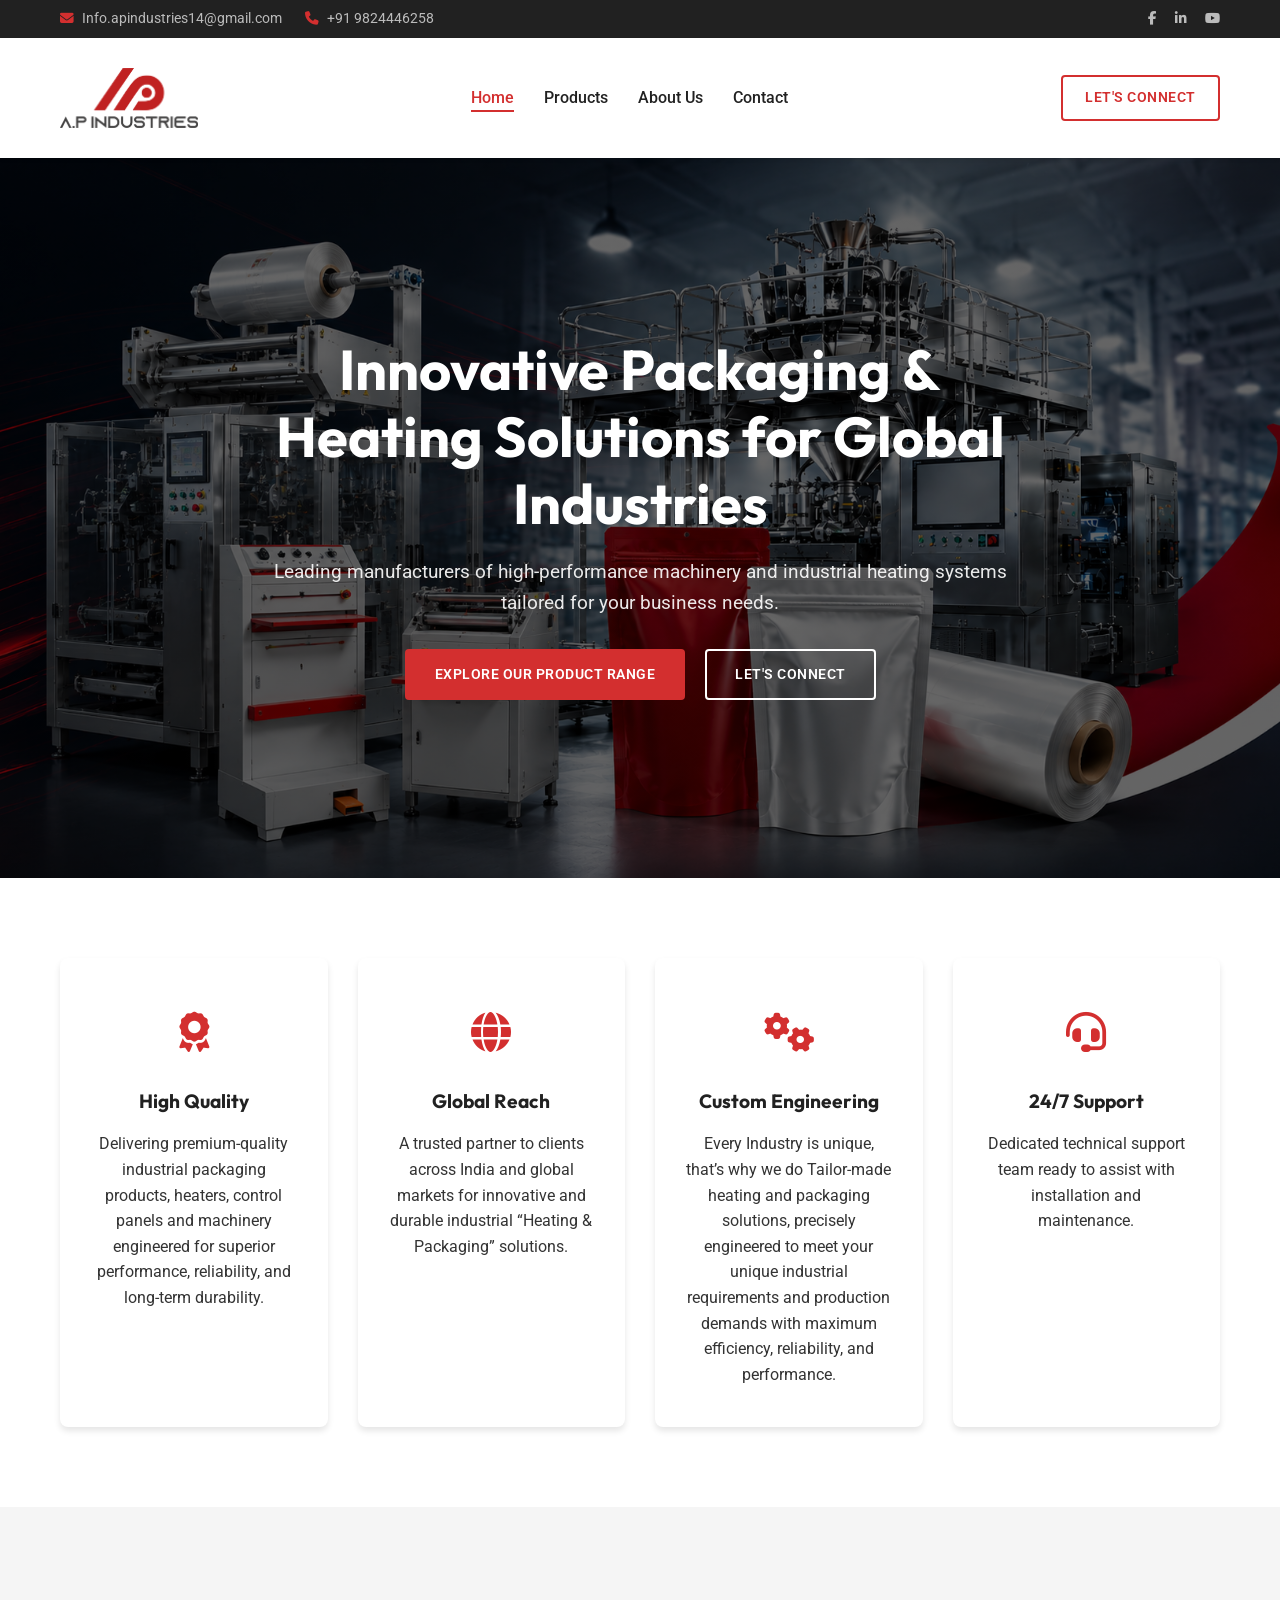
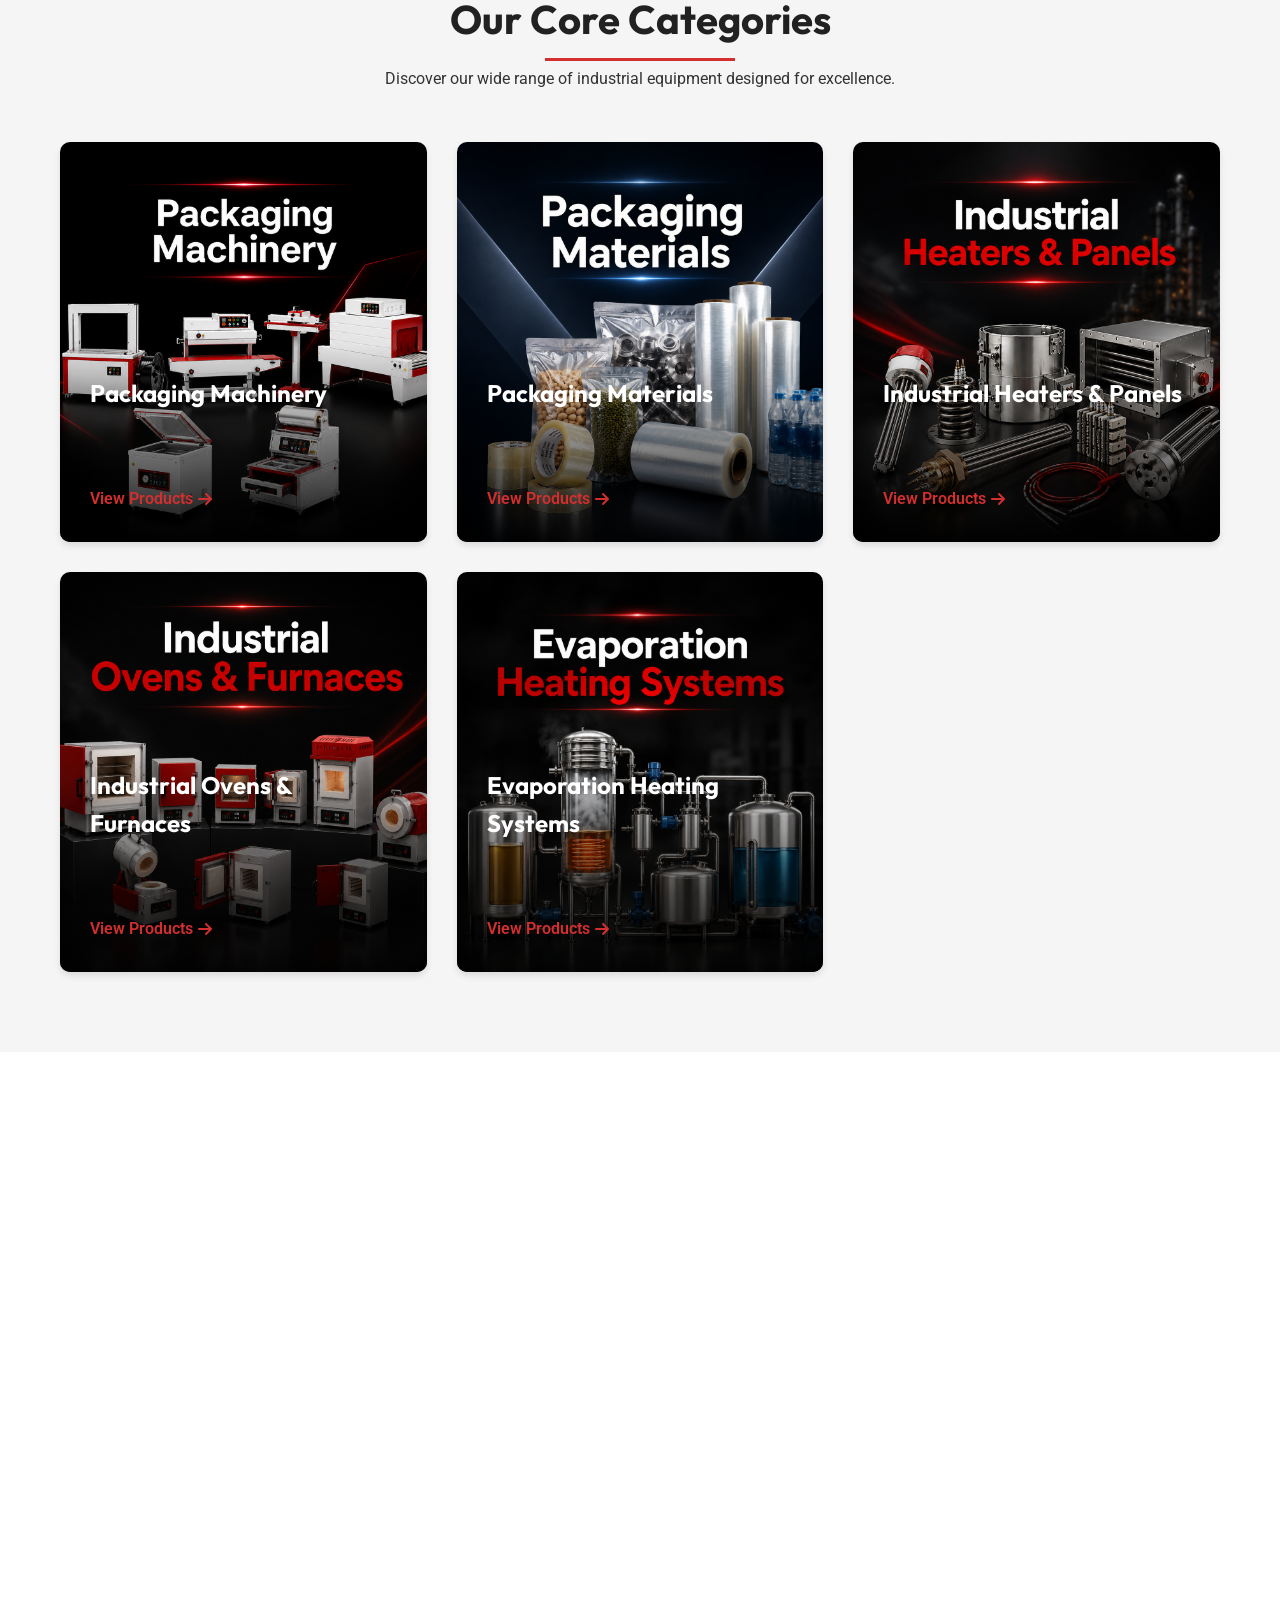
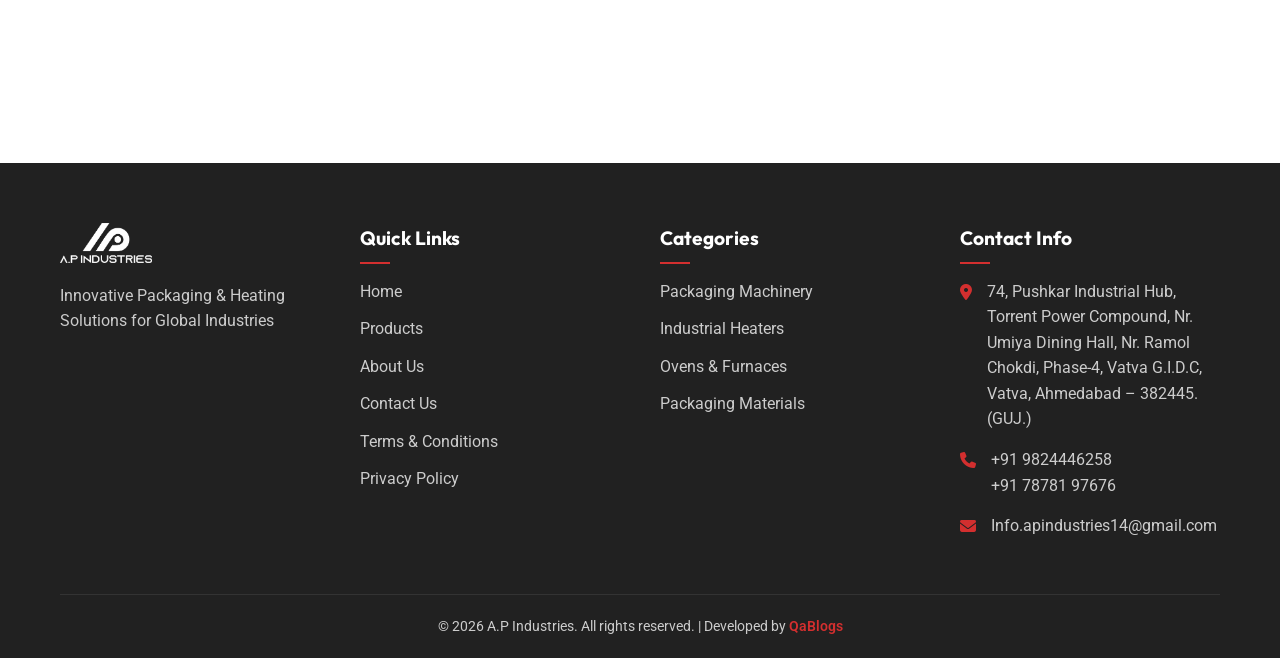
<file: index.html>
<!DOCTYPE html>
<html lang="en">

<head>
    <meta charset="UTF-8">
    <meta name="viewport" content="width=device-width, initial-scale=1.0">
    <title>A.P Industries | Innovative Packaging & Heating Solutions</title>

    <!-- SEO Meta Tags -->
    <meta name="description"
        content="A.P Industries is a leading manufacturer of Packaging Machinery, Materials, Industrial Heaters, Ovens, and Evaporation Systems. High-quality industrial solutions.">
    <meta name="keywords"
        content="Packaging Machinery, Industrial Heaters, Control Panels, Industrial Ovens, Furnaces, Evaporation Systems, AP Industries">
    <meta name="author" content="A.P Industries">

    <!-- Favicon -->
    <link rel="icon" href="images/favicon.ico" type="image/x-icon">

    <!-- External CSS -->
    <link rel="stylesheet" href="css/style.css">

    <!-- Font Awesome for Icons -->
    <link rel="stylesheet" href="https://cdnjs.cloudflare.com/ajax/libs/font-awesome/6.4.0/css/all.min.css">
</head>

<body>

    <!-- Top Bar -->
    <div class="top-bar">
        <div class="container">
            <div class="top-bar-info">
                <span><i class="fas fa-envelope"></i> Info.apindustries14@gmail.com</span>
                <span><i class="fas fa-phone"></i> +91 9824446258</span>
            </div>
            <div class="top-bar-social">
                <a href="#"><i class="fab fa-facebook-f"></i></a>
                <a href="#" style="margin-left: 15px;"><i class="fab fa-linkedin-in"></i></a>
                <a href="#" style="margin-left: 15px;"><i class="fab fa-youtube"></i></a>
            </div>
        </div>
    </div>

    <!-- Header Navigation -->
    <header>
        <div class="container">
            <nav class="nav-container">
                <a href="index.html" class="logo">
                    <img src="images/logo.png" alt="A.P Industries Logo">
                </a>

                <ul class="nav-links">
                    <li><a href="#home" class="active">Home</a></li>
                    <li><a href="industrial-packaging-heating-categories.html">Products</a></li>
                    <li><a href="about.html">About Us</a></li>
                    <li><a href="contact.html">Contact</a></li>
                </ul>

                <div class="nav-actions">

                    <a href="contact.html" class="btn btn-primary">Let's Connect</a>
                    <div class="mobile-toggle" id="mobile-menu-open"><i class="fas fa-bars"></i></div>
                </div>
            </nav>
        </div>
    </header>

    <!-- Mobile Menu Drawer -->
    <div class="overlay-bg" id="overlay"></div>
    <div class="mobile-menu" id="mobile-menu">
        <div class="close-menu" id="mobile-menu-close"><i class="fas fa-times"></i></div>
        <ul>
            <li><a href="#home" class="active">Home</a></li>
            <li><a href="industrial-packaging-heating-categories.html">Products</a></li>
            <li><a href="about.html">About Us</a></li>
            <li><a href="contact.html">Contact</a></li>
            <li><a href="contact.html">Let's Connect</a></li>
        </ul>
    </div>

    <!-- Hero Section -->
    <section class="hero" id="home">
        <div class="container">
            <div class="hero-content">
                <h1>Innovative Packaging & Heating Solutions for Global Industries</h1>
                <p>Leading manufacturers of high-performance machinery and industrial heating systems tailored for your
                    business needs.</p>
                <div class="hero-btns">
                    <a href="industrial-packaging-heating-categories.html" class="btn btn-primary">Explore Our Product
                        Range</a>
                    <a href="contact.html" class="btn btn-outline">Let's Connect</a>
                </div>
            </div>
        </div>
    </section>

    <!-- Key Features -->
    <section class="section-padding">
        <div class="container">
            <div class="features-grid">
                <div class="feature-card">
                    <div class="feature-icon"><i class="fas fa-award"></i></div>
                    <h3>High Quality</h3>
                    <p>Delivering premium-quality industrial packaging products, heaters, control panels and machinery
                        engineered for superior performance, reliability, and long-term durability.</p>
                </div>
                <div class="feature-card">
                    <div class="feature-icon"><i class="fas fa-globe"></i></div>
                    <h3>Global Reach</h3>
                    <p>A trusted partner to clients across India and global markets for innovative and durable
                        industrial “Heating &amp; Packaging” solutions.</p>
                </div>
                <div class="feature-card">
                    <div class="feature-icon"><i class="fas fa-cogs"></i></div>
                    <h3>Custom Engineering</h3>
                    <p>Every Industry is unique, that’s why we do Tailor-made heating and packaging solutions, precisely
                        engineered to meet your unique industrial requirements and production demands with maximum
                        efficiency, reliability, and performance.</p>
                </div>
                <div class="feature-card">
                    <div class="feature-icon"><i class="fas fa-headset"></i></div>
                    <h3>24/7 Support</h3>
                    <p>Dedicated technical support team ready to assist with installation and maintenance.</p>
                </div>
            </div>
        </div>
    </section>

    <!-- Product Categories -->
    <section class="section-padding" id="products" style="background-color: var(--light-grey);">
        <div class="container">
            <div class="category-header">
                <h2>Our Core Categories</h2>
                <p>Discover our wide range of industrial equipment designed for excellence.</p>
            </div>

            <div class="product-grid">
                <!-- Category 1 -->
                <div class="product-card">
                    <img src="images/Packging-Machinery.png" alt="Packaging Machinery" loading="lazy">
                    <div class="product-overlay">
                        <h3>Packaging Machinery</h3>
                        <p>Fully automated and semi-automated packaging solutions for various industries.</p>
                        <a href="industrial-packaging-heating-categories.html#packaging-machinery" class="view-btn">View
                            Products <i class="fas fa-arrow-right"></i></a>
                    </div>
                </div>

                <!-- Category 2 -->
                <div class="product-card">
                    <img src="images/Packaging-Materials.png" alt="Packaging Materials" loading="lazy">
                    <div class="product-overlay">
                        <h3>Packaging Materials</h3>
                        <p>High-grade straps, films, and protection materials for secure shipping.</p>
                        <a href="industrial-packaging-heating-categories.html#packaging-materials" class="view-btn">View
                            Products <i class="fas fa-arrow-right"></i></a>
                    </div>
                </div>

                <!-- Category 3 -->
                <div class="product-card">
                    <img src="images/Ind-Heaters.png" alt="Industrial Heaters" loading="lazy">
                    <div class="product-overlay">
                        <h3>Industrial Heaters & Panels</h3>
                        <p>Advanced heating elements and integrated control systems for efficiency.</p>
                        <a href="industrial-packaging-heating-categories.html#industrial-heaters-control-panels"
                            class="view-btn">View Products <i class="fas fa-arrow-right"></i></a>
                    </div>
                </div>

                <!-- Category 4 -->
                <div class="product-card">
                    <img src="images/industrial-ovens-and-furnances.png" alt="Industrial Ovens" loading="lazy">
                    <div class="product-overlay">
                        <h3>Industrial Ovens & Furnaces</h3>
                        <p>High-temperature processing solutions for curing, drying, and batch heating.</p>
                        <a href="industrial-packaging-heating-categories.html#industrial-ovens-furnaces"
                            class="view-btn">View Products <i class="fas fa-arrow-right"></i></a>
                    </div>
                </div>

                <!-- Category 5 -->
                <div class="product-card">
                    <img src="images/Evaporator-Heating-Systeam.png" alt="Evaporation Systems" loading="lazy">
                    <div class="product-overlay">
                        <h3>Evaporation Heating Systems</h3>
                        <p>Specialized evaporative technology for chemical and thermal processing.</p>
                        <a href="#" class="view-btn">View Products <i class="fas fa-arrow-right"></i></a>
                    </div>
                </div>
            </div>
        </div>
    </section>

    <!-- About Section -->
    <section class="section-padding" id="about">
        <div class="container">
            <div class="about-flex">
                <div class="about-content">
                    <h4
                        style="color: var(--primary-color); text-transform: uppercase; margin-bottom: 10px; font-weight: 600; letter-spacing: 1px;">
                        About A.P. Industries</h4>
                    <h2>Reliable & Innovative Industrial Solutions</h2>
                    <p>Our Journey with roots established in 1985, A.P. Industries was founded as a separate company in
                        2013, bringing a fresh brand identity while carrying forward decades of industry expertise and
                        excellence. <strong>A P Industries</strong> was established in 2013 by <strong>Mr. Rajeshbhai
                            Patel</strong> with a vision to deliver reliable, innovative, and high-quality industrial
                        solutions. Since its inception, the company has been committed to providing advanced engineering
                        products and exceptional customer service to industries across India and global markets.</p>
                    <p>Our customer-focused approach, strict quality standards, and commitment to continuous improvement
                        make us a trusted partner for businesses seeking efficient industrial solutions in packaging
                        machinery and heating systems.</p>
                    <div style="margin-top: 30px;">
                        <a href="about.html" class="btn btn-primary">Learn More</a>
                    </div>
                </div>
                <div class="about-image">
                    <img src="images/about-us.png" alt="A.P. Industries Manufacturing Facility" loading="lazy">
                </div>
            </div>
        </div>
    </section>

    <!-- Footer -->
    <footer>
        <div class="container">
            <div class="footer-grid">
                <div class="footer-col">
                    <img src="images/logo.png" alt="AP Logo"
                        style="height: 40px; margin-bottom: 20px; filter: brightness(0) invert(1);">
                    <p>Innovative Packaging &amp; Heating Solutions for Global Industries</p>
                </div>
                <div class="footer-col">
                    <h4>Quick Links</h4>
                    <ul>
                        <li><a href="#home">Home</a></li>
                        <li><a href="industrial-packaging-heating-categories.html">Products</a></li>
                        <li><a href="about.html">About Us</a></li>
                        <li><a href="contact.html">Contact Us</a></li>
                        <li><a href="terms-and-conditions.html">Terms &amp; Conditions</a></li>
                        <li><a href="privacy-policy.html">Privacy Policy</a></li>
                    </ul>
                </div>
                <div class="footer-col">
                    <h4>Categories</h4>
                    <ul>
                        <li><a href="industrial-packaging-heating-categories.html#packaging-machinery">Packaging
                                Machinery</a></li>
                        <li><a href="industrial-packaging-heating-categories.html#industrial-heaters-control-panels">Industrial
                                Heaters</a></li>
                        <li><a href="industrial-packaging-heating-categories.html#industrial-ovens-furnaces">Ovens &
                                Furnaces</a></li>
                        <li><a href="industrial-packaging-heating-categories.html#packaging-materials">Packaging
                                Materials</a></li>
                    </ul>
                </div>
                <div class="footer-col">
                    <h4>Contact Info</h4>
                    <div class="contact-item">
                        <i class="fas fa-location-dot"></i>
                        <p>74, Pushkar Industrial Hub, Torrent Power Compound, Nr. Umiya Dining Hall, Nr. Ramol Chokdi,
                            Phase-4, Vatva G.I.D.C, Vatva, Ahmedabad – 382445. (GUJ.)</p>
                    </div>
                    <div class="contact-item">
                        <i class="fas fa-phone"></i>
                        <p>+91 9824446258<br>+91 78781 97676</p>
                    </div>
                    <div class="contact-item">
                        <i class="fas fa-envelope"></i>
                        <p>Info.apindustries14@gmail.com</p>
                    </div>
                </div>
            </div>
            <div class="copyright-bar">
                <p>&copy; <span id="current-year">2026</span> A.P Industries. All rights reserved. | Developed by <a
                        href="https://qablogs.com/" class="developer-link" target="_blank"
                        rel="noopener noreferrer">QaBlogs</a></p>
            </div>
        </div>
    </footer>

    <!-- External JavaScript -->
    <script src="js/main.js"></script>
</body>

</html>
</file>
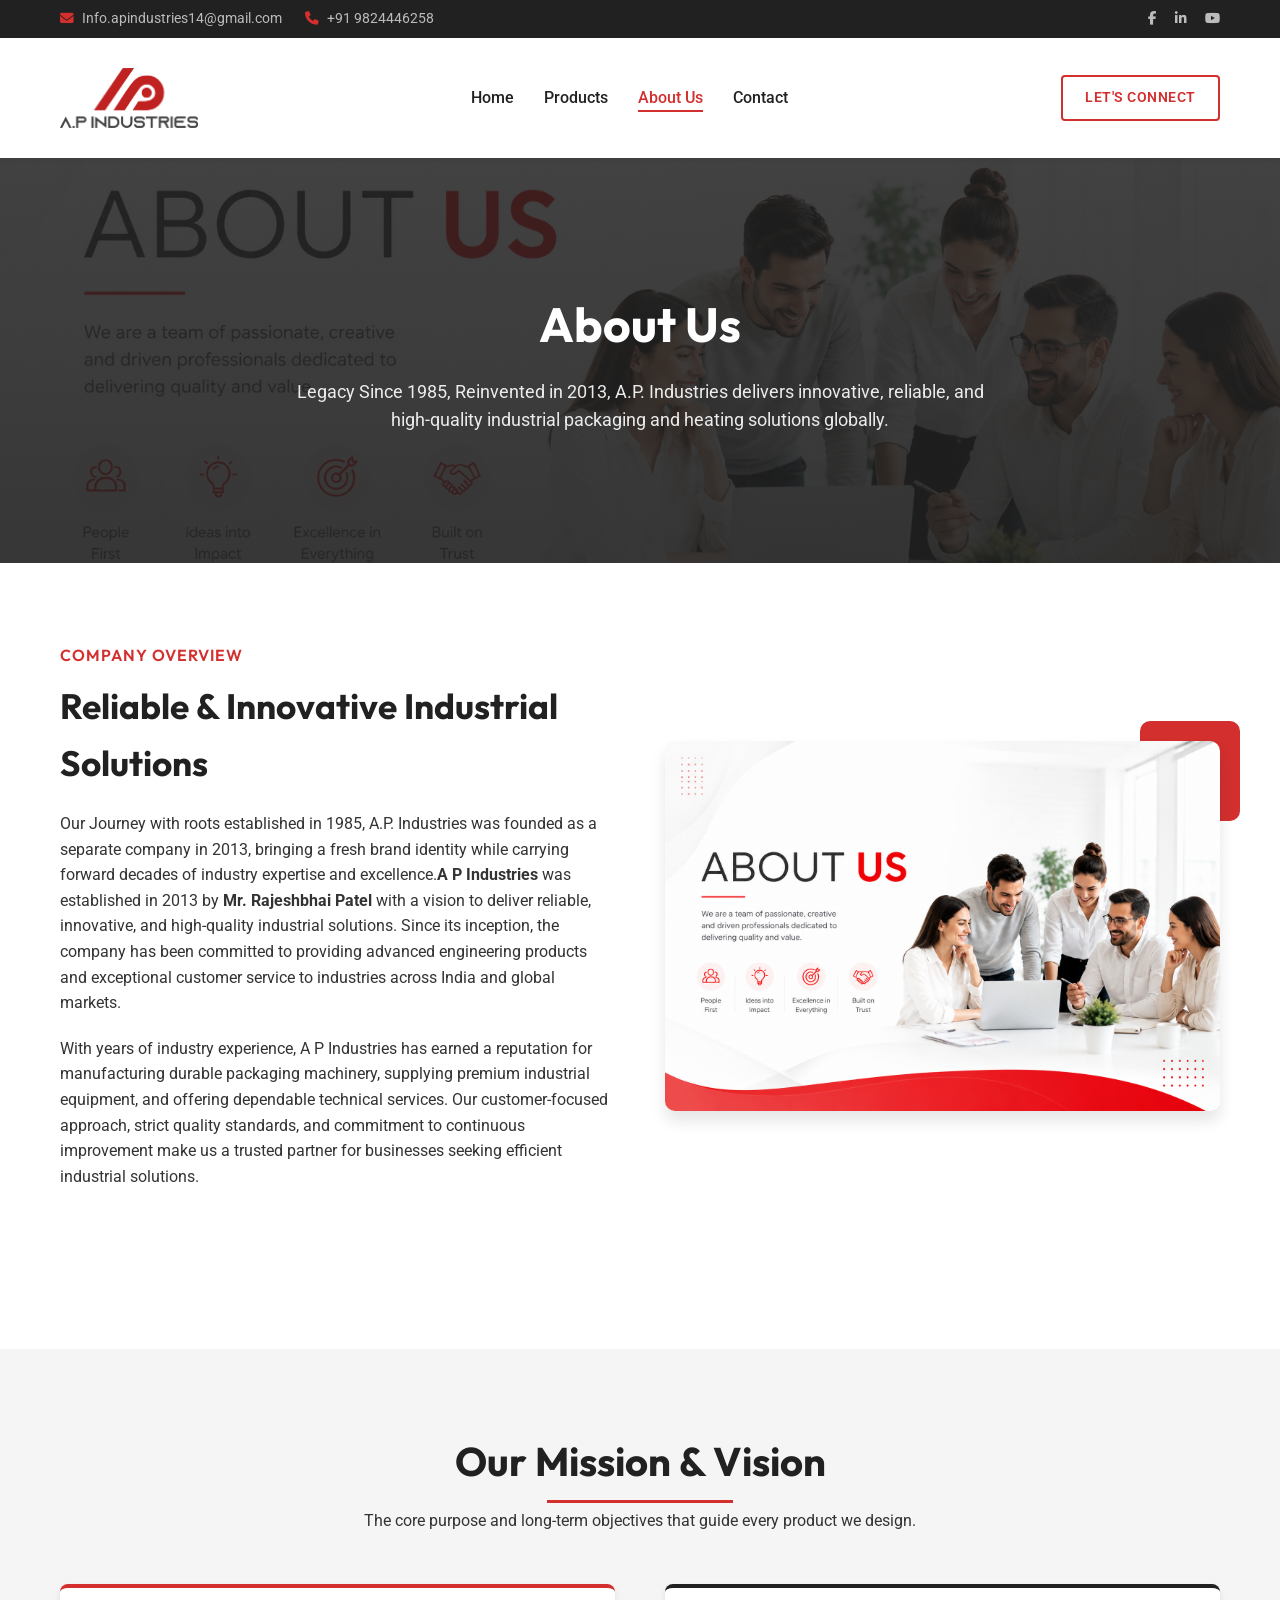
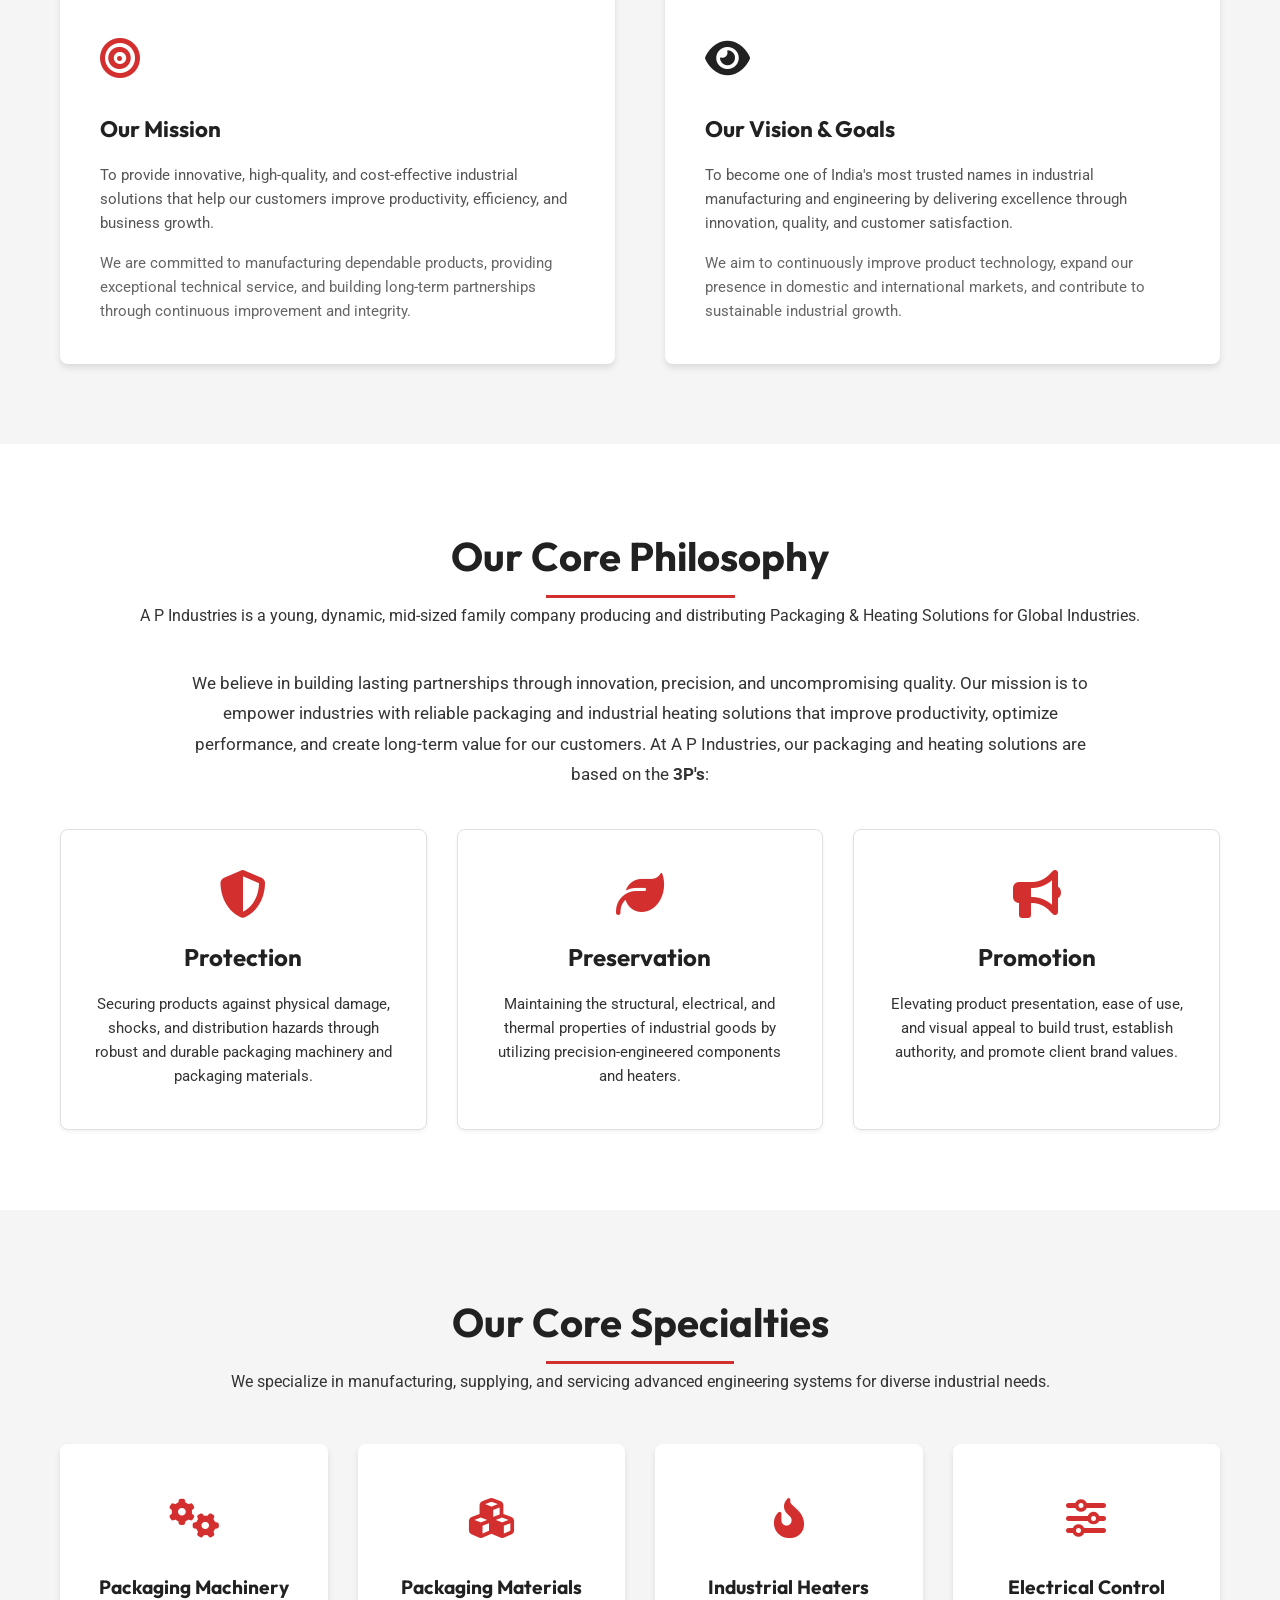
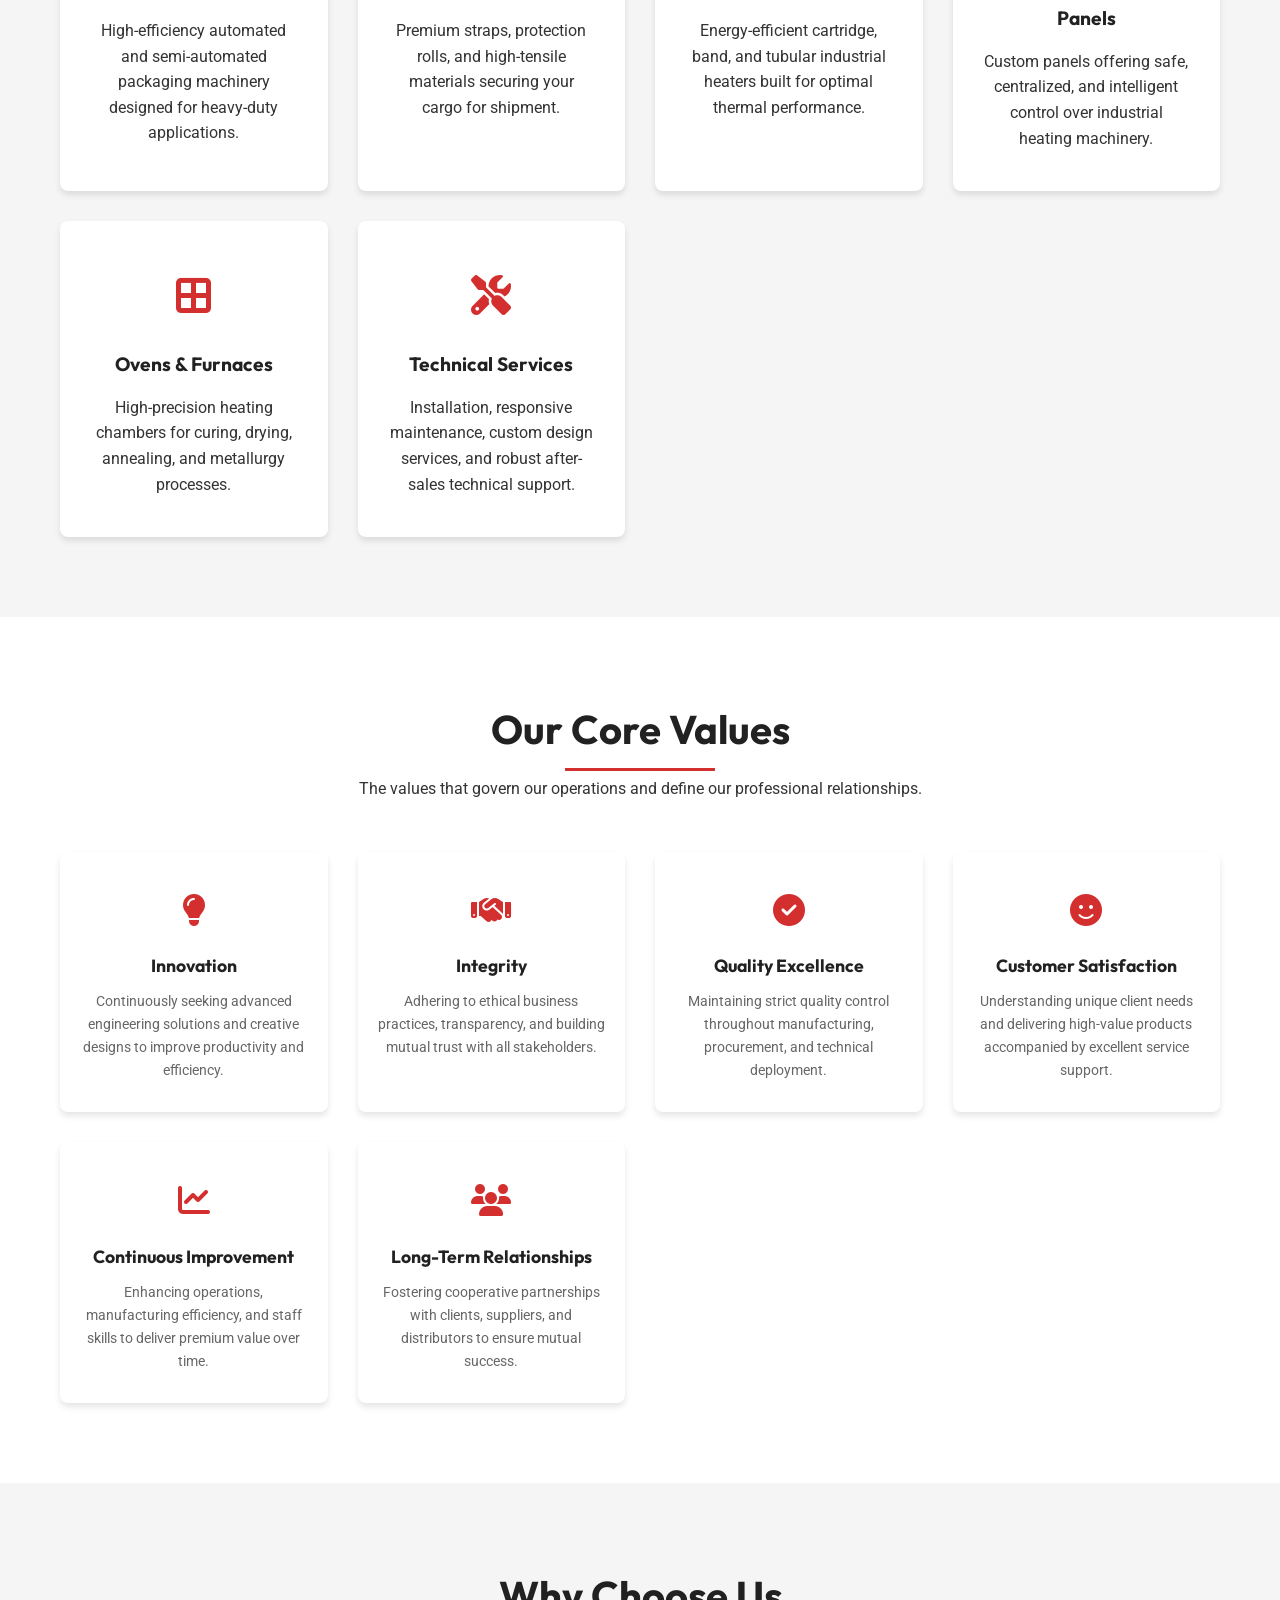
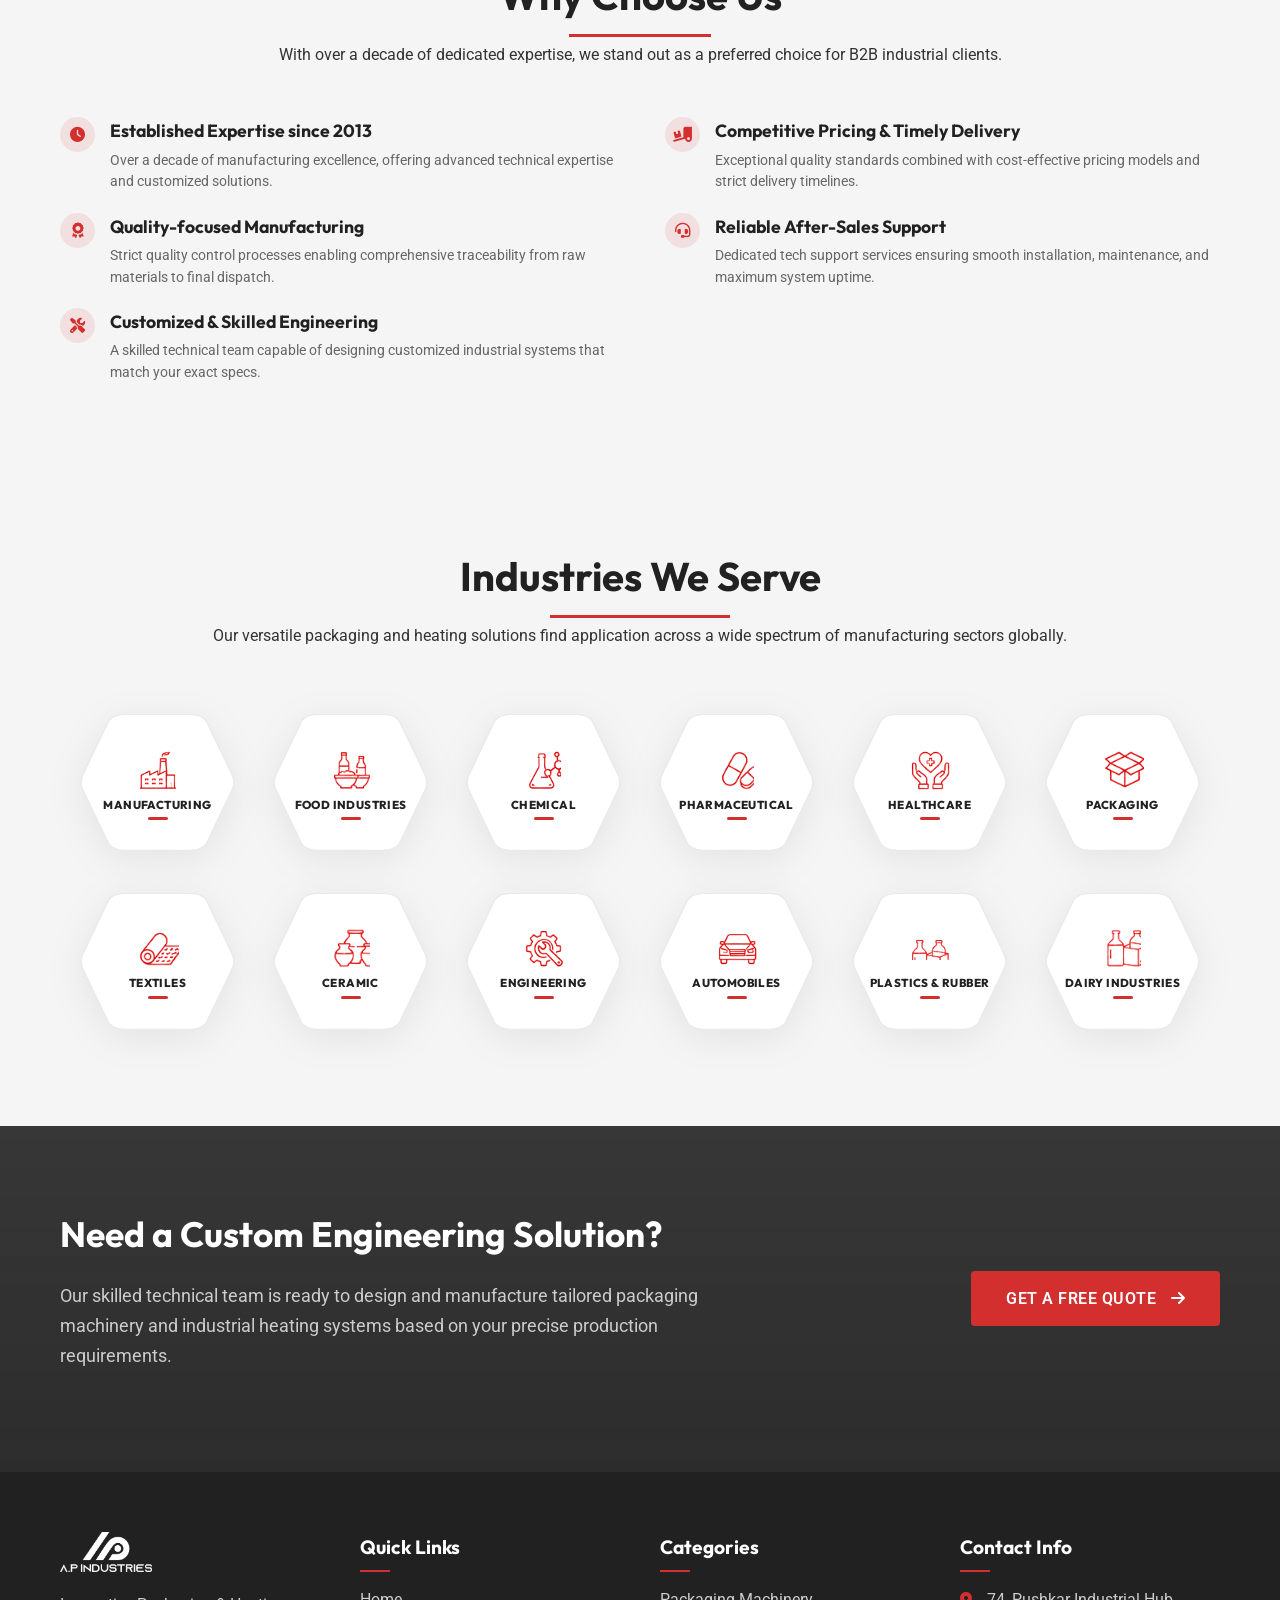
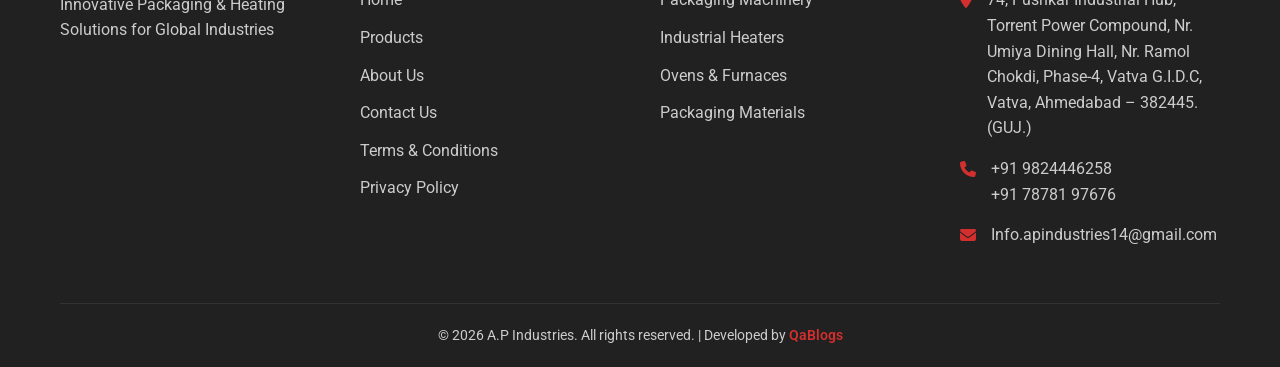
<file: about.html>
<!DOCTYPE html>
<html lang="en">

<head>
    <meta charset="UTF-8">
    <meta name="viewport" content="width=device-width, initial-scale=1.0">
    <title>About Us | A.P. Industries Packaging & Heating Solutions</title>

    <!-- SEO Meta Tags -->
    <meta name="description"
        content="Learn about A.P. Industries, established in 2013 by Rajesh Patel. Top manufacturer of packaging machinery, industrial heating units, and control panels in India.">
    <meta name="keywords"
        content="About AP Industries, packaging machinery manufacturer, industrial heater supplier, Rajesh Patel founder, Ahmedabad factory, industrial solutions India">
    <meta name="author" content="A.P Industries">

    <!-- Favicon -->
    <link rel="icon" href="images/favicon.ico" type="image/x-icon">

    <!-- External CSS -->
    <link rel="stylesheet" href="css/style.css">

    <!-- Font Awesome for Icons -->
    <link rel="stylesheet" href="https://cdnjs.cloudflare.com/ajax/libs/font-awesome/6.4.0/css/all.min.css">
</head>

<body>

    <!-- Top Bar -->
    <div class="top-bar">
        <div class="container">
            <div class="top-bar-info">
                <span><i class="fas fa-envelope"></i> Info.apindustries14@gmail.com</span>
                <span><i class="fas fa-phone"></i> +91 9824446258</span>
            </div>
            <div class="top-bar-social">
                <a href="#"><i class="fab fa-facebook-f"></i></a>
                <a href="#" style="margin-left: 15px;"><i class="fab fa-linkedin-in"></i></a>
                <a href="#" style="margin-left: 15px;"><i class="fab fa-youtube"></i></a>
            </div>
        </div>
    </div>

    <!-- Header Navigation -->
    <header>
        <div class="container">
            <nav class="nav-container">
                <a href="index.html" class="logo">
                    <img src="images/logo.png" alt="A.P Industries Logo">
                </a>

                <ul class="nav-links">
                    <li><a href="index.html#home">Home</a></li>
                    <li><a href="industrial-packaging-heating-categories.html">Products</a></li>
                    <li><a href="about.html" class="active">About Us</a></li>
                    <li><a href="contact.html">Contact</a></li>
                </ul>

                <div class="nav-actions">

                    <a href="contact.html" class="btn btn-primary">Let's Connect</a>
                    <div class="mobile-toggle" id="mobile-menu-open"><i class="fas fa-bars"></i></div>
                </div>
            </nav>
        </div>
    </header>

    <!-- Mobile Menu Drawer -->
    <div class="overlay-bg" id="overlay"></div>
    <div class="mobile-menu" id="mobile-menu">
        <div class="close-menu" id="mobile-menu-close"><i class="fas fa-times"></i></div>
        <ul>
            <li><a href="index.html#home">Home</a></li>
            <li><a href="industrial-packaging-heating-categories.html">Products</a></li>
            <li><a href="about.html" class="active">About Us</a></li>
            <li><a href="contact.html">Contact</a></li>
            <li><a href="contact.html">Let's Connect</a></li>
        </ul>
    </div>

    <!-- About Hero Section -->
    <section class="categories-hero"
        style="background: linear-gradient(rgba(33, 33, 33, 0.85), rgba(33, 33, 33, 0.9)), url('images/about-us.png'); background-position: center; background-size: cover;">
        <div class="container">
            <div class="hero-content">
                <h1>About Us</h1>
                <p>Legacy Since 1985, Reinvented in 2013, A.P. Industries delivers innovative, reliable, and
                    high-quality industrial packaging and heating solutions globally.</p>
            </div>
        </div>
    </section>

    <!-- Company Overview & Stats Section -->
    <section class="section-padding">
        <div class="container">
            <div class="about-flex" style="margin-bottom: 60px;">
                <div class="about-content">
                    <h4
                        style="color: var(--primary-color); text-transform: uppercase; margin-bottom: 10px; font-weight: 600; letter-spacing: 1px;">
                        Company Overview</h4>
                    <h2 style="margin-bottom: 20px;">Reliable & Innovative Industrial Solutions</h2>
                    <p>Our Journey with roots established in 1985, A.P. Industries was founded as a separate company in
                        2013, bringing a fresh brand identity while carrying forward decades of industry expertise and
                        excellence.<strong>A P Industries</strong> was established in 2013 by <strong>Mr. Rajeshbhai
                            Patel</strong> with a vision to deliver reliable, innovative, and high-quality industrial
                        solutions. Since its inception, the company has been committed to providing advanced engineering
                        products and exceptional customer service to industries across India and global markets.</p>
                    <p>With years of industry experience, A P Industries has earned a reputation for manufacturing
                        durable packaging machinery, supplying premium industrial equipment, and offering dependable
                        technical services. Our customer-focused approach, strict quality standards, and commitment to
                        continuous improvement make us a trusted partner for businesses seeking efficient industrial
                        solutions.</p>
                </div>
                <div class="about-image">
                    <img src="images/about-us.png" alt="A.P. Industries Manufacturing Facility" loading="lazy">
                </div>
            </div>


        </div>
    </section>

    <!-- Mission & Vision Cards Section -->
    <section class="section-padding" style="background-color: var(--light-grey);">
        <div class="container">
            <div class="category-header">
                <h2>Our Mission & Vision</h2>
                <p>The core purpose and long-term objectives that guide every product we design.</p>
            </div>

            <div class="about-layout-grid">
                <div class="feature-card"
                    style="text-align: left; padding: 40px; border-top: 4px solid var(--primary-color);">
                    <div class="feature-icon" style="text-align: left;"><i class="fas fa-bullseye"></i></div>
                    <h3 style="font-size: 1.4rem; margin-bottom: 15px;">Our Mission</h3>
                    <p style="margin-bottom: 15px; color: #555; font-size: 0.95rem;">To provide innovative,
                        high-quality, and cost-effective industrial solutions that help our customers improve
                        productivity, efficiency, and business growth.</p>
                    <p style="color: #666; font-size: 0.95rem;">We are committed to manufacturing dependable products,
                        providing exceptional technical service, and building long-term partnerships through continuous
                        improvement and integrity.</p>
                </div>

                <div class="feature-card"
                    style="text-align: left; padding: 40px; border-top: 4px solid var(--secondary-color);">
                    <div class="feature-icon" style="text-align: left; color: var(--secondary-color);"><i
                            class="fas fa-eye"></i></div>
                    <h3 style="font-size: 1.4rem; margin-bottom: 15px;">Our Vision & Goals</h3>
                    <p style="margin-bottom: 15px; color: #555; font-size: 0.95rem;">To become one of India's most
                        trusted names in industrial manufacturing and engineering by delivering excellence through
                        innovation, quality, and customer satisfaction.</p>
                    <p style="color: #666; font-size: 0.95rem;">We aim to continuously improve product technology,
                        expand our presence in domestic and international markets, and contribute to sustainable
                        industrial growth.</p>
                </div>
            </div>
        </div>
    </section>

    <!-- Philosophy Section -->
    <section class="section-padding">
        <div class="container">
            <div class="category-header" style="margin-bottom: 40px;">
                <h2>Our Core Philosophy</h2>
                <p>A P Industries is a young, dynamic, mid-sized family company producing and distributing Packaging &
                    Heating Solutions for Global Industries.</p>
            </div>

            <p style="text-align: center; max-width: 900px; margin: 0 auto 40px; font-size: 1.05rem; line-height: 1.8;">
                We believe in building lasting partnerships through innovation, precision, and uncompromising quality.
                Our mission is to empower industries with reliable packaging and industrial heating solutions that
                improve productivity, optimize performance, and create long-term value for our customers.
                At A P Industries, our packaging and heating solutions are based on the <strong>3P's</strong>:
            </p>

            <div class="philosophy-grid">
                <div class="philosophy-card">
                    <i class="fas fa-shield-alt"></i>
                    <h3>Protection</h3>
                    <p>Securing products against physical damage, shocks, and distribution hazards through robust and
                        durable packaging machinery and packaging materials.</p>
                </div>

                <div class="philosophy-card">
                    <i class="fas fa-leaf"></i>
                    <h3>Preservation</h3>
                    <p>Maintaining the structural, electrical, and thermal properties of industrial goods by utilizing
                        precision-engineered components and heaters.</p>
                </div>

                <div class="philosophy-card">
                    <i class="fas fa-bullhorn"></i>
                    <h3>Promotion</h3>
                    <p>Elevating product presentation, ease of use, and visual appeal to build trust, establish
                        authority, and promote client brand values.</p>
                </div>
            </div>
        </div>
    </section>

    <!-- What We Do Section -->
    <section class="section-padding" style="background-color: var(--light-grey);">
        <div class="container">
            <div class="category-header">
                <h2>Our Core Specialties</h2>
                <p>We specialize in manufacturing, supplying, and servicing advanced engineering systems for diverse
                    industrial needs.</p>
            </div>

            <div class="features-grid">
                <div class="feature-card">
                    <div class="feature-icon"><i class="fas fa-cogs"></i></div>
                    <h3>Packaging Machinery</h3>
                    <p>High-efficiency automated and semi-automated packaging machinery designed for heavy-duty
                        applications.</p>
                </div>
                <div class="feature-card">
                    <div class="feature-icon"><i class="fas fa-cubes"></i></div>
                    <h3>Packaging Materials</h3>
                    <p>Premium straps, protection rolls, and high-tensile materials securing your cargo for shipment.
                    </p>
                </div>
                <div class="feature-card">
                    <div class="feature-icon"><i class="fas fa-fire-alt"></i></div>
                    <h3>Industrial Heaters</h3>
                    <p>Energy-efficient cartridge, band, and tubular industrial heaters built for optimal thermal
                        performance.</p>
                </div>
                <div class="feature-card">
                    <div class="feature-icon"><i class="fas fa-sliders-h"></i></div>
                    <h3>Electrical Control Panels</h3>
                    <p>Custom panels offering safe, centralized, and intelligent control over industrial heating
                        machinery.</p>
                </div>
                <div class="feature-card">
                    <div class="feature-icon"><i class="fas fa-border-all"></i></div>
                    <h3>Ovens & Furnaces</h3>
                    <p>High-precision heating chambers for curing, drying, annealing, and metallurgy processes.</p>
                </div>
                <div class="feature-card">
                    <div class="feature-icon"><i class="fas fa-tools"></i></div>
                    <h3>Technical Services</h3>
                    <p>Installation, responsive maintenance, custom design services, and robust after-sales technical
                        support.</p>
                </div>
            </div>
        </div>
    </section>

    <!-- Core Values Section -->
    <section class="section-padding">
        <div class="container">
            <div class="category-header">
                <h2>Our Core Values</h2>
                <p>The values that govern our operations and define our professional relationships.</p>
            </div>

            <div class="features-grid">
                <div class="feature-card" style="padding: 30px 20px;">
                    <div class="feature-icon" style="font-size: 2rem; margin-bottom: 15px;"><i
                            class="fas fa-lightbulb"></i></div>
                    <h3 style="font-size: 1.1rem; margin-bottom: 10px;">Innovation</h3>
                    <p style="font-size: 0.9rem; color: #666;">Continuously seeking advanced engineering solutions and
                        creative designs to improve productivity and efficiency.</p>
                </div>

                <div class="feature-card" style="padding: 30px 20px;">
                    <div class="feature-icon" style="font-size: 2rem; margin-bottom: 15px;"><i
                            class="fas fa-handshake"></i></div>
                    <h3 style="font-size: 1.1rem; margin-bottom: 10px;">Integrity</h3>
                    <p style="font-size: 0.9rem; color: #666;">Adhering to ethical business practices, transparency, and
                        building mutual trust with all stakeholders.</p>
                </div>

                <div class="feature-card" style="padding: 30px 20px;">
                    <div class="feature-icon" style="font-size: 2rem; margin-bottom: 15px;"><i
                            class="fas fa-check-circle"></i></div>
                    <h3 style="font-size: 1.1rem; margin-bottom: 10px;">Quality Excellence</h3>
                    <p style="font-size: 0.9rem; color: #666;">Maintaining strict quality control throughout
                        manufacturing, procurement, and technical deployment.</p>
                </div>

                <div class="feature-card" style="padding: 30px 20px;">
                    <div class="feature-icon" style="font-size: 2rem; margin-bottom: 15px;"><i class="fas fa-smile"></i>
                    </div>
                    <h3 style="font-size: 1.1rem; margin-bottom: 10px;">Customer Satisfaction</h3>
                    <p style="font-size: 0.9rem; color: #666;">Understanding unique client needs and delivering
                        high-value products accompanied by excellent service support.</p>
                </div>

                <div class="feature-card" style="padding: 30px 20px;">
                    <div class="feature-icon" style="font-size: 2rem; margin-bottom: 15px;"><i
                            class="fas fa-chart-line"></i></div>
                    <h3 style="font-size: 1.1rem; margin-bottom: 10px;">Continuous Improvement</h3>
                    <p style="font-size: 0.9rem; color: #666;">Enhancing operations, manufacturing efficiency, and staff
                        skills to deliver premium value over time.</p>
                </div>

                <div class="feature-card" style="padding: 30px 20px;">
                    <div class="feature-icon" style="font-size: 2rem; margin-bottom: 15px;"><i class="fas fa-users"></i>
                    </div>
                    <h3 style="font-size: 1.1rem; margin-bottom: 10px;">Long-Term Relationships</h3>
                    <p style="font-size: 0.9rem; color: #666;">Fostering cooperative partnerships with clients,
                        suppliers, and distributors to ensure mutual success.</p>
                </div>
            </div>
        </div>
    </section>

    <!-- Why Choose Us Section (Stacked & Redesigned) -->
    <section class="section-padding" style="background-color: var(--light-grey);">
        <div class="container">
            <div class="category-header">
                <h2>Why Choose Us</h2>
                <p>With over a decade of dedicated expertise, we stand out as a preferred choice for B2B industrial
                    clients.</p>
            </div>

            <div class="about-layout-grid" style="margin-top: 40px;">
                <ul style="display: flex; flex-direction: column; gap: 20px;">
                    <li style="display: flex; gap: 15px; align-items: flex-start;">
                        <div
                            style="background: rgba(211, 47, 47, 0.1); color: var(--primary-color); width: 35px; height: 35px; border-radius: 50%; display: flex; align-items: center; justify-content: center; flex-shrink: 0; font-weight: bold; font-size: 0.95rem;">
                            <i class="fas fa-clock"></i>
                        </div>
                        <div>
                            <h4 style="margin-bottom: 4px; font-size: 1.1rem;">Established Expertise since 2013</h4>
                            <p style="font-size: 0.9rem; color: #666; line-height: 1.5;">Over a decade of manufacturing
                                excellence, offering advanced technical expertise and customized solutions.</p>
                        </div>
                    </li>
                    <li style="display: flex; gap: 15px; align-items: flex-start;">
                        <div
                            style="background: rgba(211, 47, 47, 0.1); color: var(--primary-color); width: 35px; height: 35px; border-radius: 50%; display: flex; align-items: center; justify-content: center; flex-shrink: 0; font-weight: bold; font-size: 0.95rem;">
                            <i class="fas fa-award"></i>
                        </div>
                        <div>
                            <h4 style="margin-bottom: 4px; font-size: 1.1rem;">Quality-focused Manufacturing</h4>
                            <p style="font-size: 0.9rem; color: #666; line-height: 1.5;">Strict quality control
                                processes enabling comprehensive traceability from raw materials to final dispatch.</p>
                        </div>
                    </li>
                    <li style="display: flex; gap: 15px; align-items: flex-start;">
                        <div
                            style="background: rgba(211, 47, 47, 0.1); color: var(--primary-color); width: 35px; height: 35px; border-radius: 50%; display: flex; align-items: center; justify-content: center; flex-shrink: 0; font-weight: bold; font-size: 0.95rem;">
                            <i class="fas fa-tools"></i>
                        </div>
                        <div>
                            <h4 style="margin-bottom: 4px; font-size: 1.1rem;">Customized & Skilled Engineering</h4>
                            <p style="font-size: 0.9rem; color: #666; line-height: 1.5;">A skilled technical team
                                capable of designing customized industrial systems that match your exact specs.</p>
                        </div>
                    </li>
                </ul>
                <ul style="display: flex; flex-direction: column; gap: 20px;">
                    <li style="display: flex; gap: 15px; align-items: flex-start;">
                        <div
                            style="background: rgba(211, 47, 47, 0.1); color: var(--primary-color); width: 35px; height: 35px; border-radius: 50%; display: flex; align-items: center; justify-content: center; flex-shrink: 0; font-weight: bold; font-size: 0.95rem;">
                            <i class="fas fa-truck-loading"></i>
                        </div>
                        <div>
                            <h4 style="margin-bottom: 4px; font-size: 1.1rem;">Competitive Pricing & Timely Delivery
                            </h4>
                            <p style="font-size: 0.9rem; color: #666; line-height: 1.5;">Exceptional quality standards
                                combined with cost-effective pricing models and strict delivery timelines.</p>
                        </div>
                    </li>
                    <li style="display: flex; gap: 15px; align-items: flex-start;">
                        <div
                            style="background: rgba(211, 47, 47, 0.1); color: var(--primary-color); width: 35px; height: 35px; border-radius: 50%; display: flex; align-items: center; justify-content: center; flex-shrink: 0; font-weight: bold; font-size: 0.95rem;">
                            <i class="fas fa-headset"></i>
                        </div>
                        <div>
                            <h4 style="margin-bottom: 4px; font-size: 1.1rem;">Reliable After-Sales Support</h4>
                            <p style="font-size: 0.9rem; color: #666; line-height: 1.5;">Dedicated tech support services
                                ensuring smooth installation, maintenance, and maximum system uptime.</p>
                        </div>
                    </li>
                </ul>
            </div>
        </div>
    </section>

    <!-- Industries We Serve Section -->
    <section class="section-padding" style="background-color: var(--light-grey);">
        <div class="container">
            <div class="category-header">
                <h2>Industries We Serve</h2>
                <p>Our versatile packaging and heating solutions find application across a wide spectrum of
                    manufacturing sectors globally.</p>
            </div>

            <div class="industries-served-grid">
                <!-- Card 1: MANUFACTURING -->
                <div class="industry-item">
                    <svg class="hexagon-bg" viewBox="0 0 200 230" preserveAspectRatio="none">
                        <path
                            d="M 62 10 L 138 10 Q 150 10 156 20 L 185 102 Q 190 115 185 128 L 156 210 Q 150 220 138 220 L 62 220 Q 50 220 44 210 L 15 128 Q 10 115 15 102 L 44 20 Q 50 10 62 10 Z" />
                    </svg>
                    <div class="industry-content">
                        <div class="industry-icon">
                            <!-- Option 1: Exact Extracted PNG Icon from Reference Image -->
                            <img src="images/industry-icons/manufacturing.png" alt="Manufacturing Icon"
                                class="extracted-industry-icon">
                            <!-- Fallback Inline SVG Code:
                            <svg viewBox="0 0 48 48">
                                <path d="M 6 40 L 6 24 L 16 30 L 16 20 L 26 26 L 26 12 L 42 12 L 42 40 Z" fill="none" stroke="#e53935" stroke-width="2.5" stroke-linejoin="round" stroke-linecap="round" />
                                <line x1="4" y1="40" x2="44" y2="40" stroke="#e53935" stroke-width="2.5" stroke-linecap="round" />
                                <rect x="30" y="18" width="5" height="5" fill="#e53935" rx="1" />
                                <rect x="30" y="28" width="5" height="5" fill="#e53935" rx="1" />
                                <path d="M 33 8 Q 31 5 35 3" stroke="#e53935" stroke-width="2" stroke-linecap="round" fill="none" />
                            </svg>
                            -->
                        </div>
                        <h4 class="industry-title">Manufacturing</h4>
                        <div class="industry-dash"></div>
                    </div>
                </div>

                <!-- Card 2: FOOD INDUSTRIES -->
                <div class="industry-item">
                    <svg class="hexagon-bg" viewBox="0 0 200 230" preserveAspectRatio="none">
                        <path
                            d="M 62 10 L 138 10 Q 150 10 156 20 L 185 102 Q 190 115 185 128 L 156 210 Q 150 220 138 220 L 62 220 Q 50 220 44 210 L 15 128 Q 10 115 15 102 L 44 20 Q 50 10 62 10 Z" />
                    </svg>
                    <div class="industry-content">
                        <div class="industry-icon">
                            <!-- Option 1: Exact Extracted PNG Icon from Reference Image -->
                            <img src="images/industry-icons/food-industries.png" alt="Food Industries Icon"
                                class="extracted-industry-icon">
                            <!-- Fallback Inline SVG Code:
                            <svg viewBox="0 0 48 48">
                                <path d="M 8 26 C 8 36 16 40 24 40 C 32 40 40 36 40 26 L 8 26 Z" fill="none" stroke="#e53935" stroke-width="2.5" stroke-linejoin="round" />
                                <path d="M 20 16 L 20 8 L 28 8 L 28 16 L 31 20 L 17 20 Z" fill="none" stroke="#e53935" stroke-width="2.2" stroke-linejoin="round" />
                                <line x1="22" y1="6" x2="26" y2="6" stroke="#e53935" stroke-width="2.5" stroke-linecap="round" />
                            </svg>
                            -->
                        </div>
                        <h4 class="industry-title">Food Industries</h4>
                        <div class="industry-dash"></div>
                    </div>
                </div>

                <!-- Card 3: CHEMICAL -->
                <div class="industry-item">
                    <svg class="hexagon-bg" viewBox="0 0 200 230" preserveAspectRatio="none">
                        <path
                            d="M 62 10 L 138 10 Q 150 10 156 20 L 185 102 Q 190 115 185 128 L 156 210 Q 150 220 138 220 L 62 220 Q 50 220 44 210 L 15 128 Q 10 115 15 102 L 44 20 Q 50 10 62 10 Z" />
                    </svg>
                    <div class="industry-content">
                        <div class="industry-icon">
                            <!-- Option 1: Exact Extracted PNG Icon from Reference Image -->
                            <img src="images/industry-icons/chemical.png" alt="Chemical Icon"
                                class="extracted-industry-icon">
                            <!-- Fallback Inline SVG Code:
                            <svg viewBox="0 0 48 48">
                                <path d="M 20 6 L 28 6 M 22 6 L 22 16 L 36 36 C 38 39 36 42 32 42 L 16 42 C 12 42 10 39 12 36 L 26 16 L 26 6" fill="none" stroke="#e53935" stroke-width="2.5" stroke-linecap="round" stroke-linejoin="round" />
                                <circle cx="20" cy="34" r="2" fill="#e53935" />
                                <circle cx="28" cy="30" r="2.5" fill="#e53935" />
                                <circle cx="24" cy="38" r="1.5" fill="#e53935" />
                                <circle cx="36" cy="14" r="3" fill="none" stroke="#e53935" stroke-width="2" />
                                <circle cx="42" cy="8" r="2" fill="none" stroke="#e53935" stroke-width="2" />
                                <line x1="38" y1="12" x2="41" y2="9" stroke="#e53935" stroke-width="2" />
                            </svg>
                            -->
                        </div>
                        <h4 class="industry-title">Chemical</h4>
                        <div class="industry-dash"></div>
                    </div>
                </div>

                <!-- Card 4: PHARMACEUTICAL -->
                <div class="industry-item">
                    <svg class="hexagon-bg" viewBox="0 0 200 230" preserveAspectRatio="none">
                        <path
                            d="M 62 10 L 138 10 Q 150 10 156 20 L 185 102 Q 190 115 185 128 L 156 210 Q 150 220 138 220 L 62 220 Q 50 220 44 210 L 15 128 Q 10 115 15 102 L 44 20 Q 50 10 62 10 Z" />
                    </svg>
                    <div class="industry-content">
                        <div class="industry-icon">
                            <!-- Option 1: Exact Extracted PNG Icon from Reference Image -->
                            <img src="images/industry-icons/pharmaceutical.png" alt="Pharmaceutical Icon"
                                class="extracted-industry-icon">
                            <!-- Fallback Inline SVG Code:
                            <svg viewBox="0 0 48 48">
                                <rect x="8" y="14" width="14" height="26" rx="7" transform="rotate(-30 15 27)" fill="none" stroke="#e53935" stroke-width="2.5" />
                                <line x1="8" y1="27" x2="22" y2="27" transform="rotate(-30 15 27)" stroke="#e53935" stroke-width="2" />
                                <circle cx="33" cy="27" r="10" fill="none" stroke="#e53935" stroke-width="2.5" />
                                <line x1="26" y1="20" x2="40" y2="34" stroke="#e53935" stroke-width="2" />
                            </svg>
                            -->
                        </div>
                        <h4 class="industry-title">Pharmaceutical</h4>
                        <div class="industry-dash"></div>
                    </div>
                </div>

                <!-- Card 5: HEALTHCARE -->
                <div class="industry-item">
                    <svg class="hexagon-bg" viewBox="0 0 200 230" preserveAspectRatio="none">
                        <path
                            d="M 62 10 L 138 10 Q 150 10 156 20 L 185 102 Q 190 115 185 128 L 156 210 Q 150 220 138 220 L 62 220 Q 50 220 44 210 L 15 128 Q 10 115 15 102 L 44 20 Q 50 10 62 10 Z" />
                    </svg>
                    <div class="industry-content">
                        <div class="industry-icon">
                            <!-- Option 1: Exact Extracted PNG Icon from Reference Image -->
                            <img src="images/industry-icons/healthcare.png" alt="Healthcare Icon"
                                class="extracted-industry-icon">
                            <!-- Fallback Inline SVG Code:
                            <svg viewBox="0 0 48 48">
                                <path d="M 24 16 C 24 16 20 10 15 10 C 11 10 8 13 8 17 C 8 23 24 31 24 31 C 24 31 40 23 40 18 C 40 14 37 11 33 11 C 28 11 24 17 24 17 Z" fill="none" stroke="#e53935" stroke-width="2.5" stroke-linejoin="round" />
                                <line x1="24" y1="15" x2="24" y2="23" stroke="#e53935" stroke-width="2" stroke-linecap="round" />
                                <line x1="20" y1="19" x2="28" y2="19" stroke="#e53935" stroke-width="2" stroke-linecap="round" />
                                <path d="M 6 30 C 10 36 18 40 24 40 C 30 40 38 36 42 29" fill="none" stroke="#e53935" stroke-width="2.5" stroke-linecap="round" />
                            </svg>
                            -->
                        </div>
                        <h4 class="industry-title">Healthcare</h4>
                        <div class="industry-dash"></div>
                    </div>
                </div>

                <!-- Card 6: PACKAGING -->
                <div class="industry-item">
                    <svg class="hexagon-bg" viewBox="0 0 200 230" preserveAspectRatio="none">
                        <path
                            d="M 62 10 L 138 10 Q 150 10 156 20 L 185 102 Q 190 115 185 128 L 156 210 Q 150 220 138 220 L 62 220 Q 50 220 44 210 L 15 128 Q 10 115 15 102 L 44 20 Q 50 10 62 10 Z" />
                    </svg>
                    <div class="industry-content">
                        <div class="industry-icon">
                            <!-- Option 1: Exact Extracted PNG Icon from Reference Image -->
                            <img src="images/industry-icons/packaging.png" alt="Packaging Icon"
                                class="extracted-industry-icon">
                            <!-- Fallback Inline SVG Code:
                            <svg viewBox="0 0 48 48">
                                <path d="M 8 20 L 24 12 L 40 20 L 40 36 L 24 44 L 8 36 Z" fill="none" stroke="#e53935" stroke-width="2.5" stroke-linejoin="round" />
                                <path d="M 24 44 L 24 24 M 8 20 L 24 28 L 40 20" stroke="#e53935" stroke-width="2.2" stroke-linejoin="round" />
                                <path d="M 8 20 L 16 8 L 32 14" stroke="#e53935" stroke-width="2" stroke-linejoin="round" fill="none" />
                                <path d="M 40 20 L 32 8 L 16 14" stroke="#e53935" stroke-width="2" stroke-linejoin="round" fill="none" />
                            </svg>
                            -->
                        </div>
                        <h4 class="industry-title">Packaging</h4>
                        <div class="industry-dash"></div>
                    </div>
                </div>

                <!-- Card 7: TEXTILES -->
                <div class="industry-item">
                    <svg class="hexagon-bg" viewBox="0 0 200 230" preserveAspectRatio="none">
                        <path
                            d="M 62 10 L 138 10 Q 150 10 156 20 L 185 102 Q 190 115 185 128 L 156 210 Q 150 220 138 220 L 62 220 Q 50 220 44 210 L 15 128 Q 10 115 15 102 L 44 20 Q 50 10 62 10 Z" />
                    </svg>
                    <div class="industry-content">
                        <div class="industry-icon">
                            <!-- Option 1: Exact Extracted PNG Icon from Reference Image -->
                            <img src="images/industry-icons/textiles.png" alt="Textiles Icon"
                                class="extracted-industry-icon">
                            <!-- Fallback Inline SVG Code:
                            <svg viewBox="0 0 48 48">
                                <ellipse cx="14" cy="14" rx="6" ry="9" fill="none" stroke="#e53935" stroke-width="2.5" />
                                <ellipse cx="14" cy="14" rx="2.5" ry="4" fill="none" stroke="#e53935" stroke-width="2" />
                                <path d="M 14 5 L 36 12 C 40 13 42 16 42 20 L 42 36 C 42 40 38 42 34 41 L 14 34 Z" fill="none" stroke="#e53935" stroke-width="2.5" stroke-linejoin="round" />
                                <path d="M 14 23 L 34 30 M 14 14 L 38 22" stroke="#e53935" stroke-width="2" stroke-dasharray="3 3" />
                            </svg>
                            -->
                        </div>
                        <h4 class="industry-title">Textiles</h4>
                        <div class="industry-dash"></div>
                    </div>
                </div>

                <!-- Card 8: CERAMIC -->
                <div class="industry-item">
                    <svg class="hexagon-bg" viewBox="0 0 200 230" preserveAspectRatio="none">
                        <path
                            d="M 62 10 L 138 10 Q 150 10 156 20 L 185 102 Q 190 115 185 128 L 156 210 Q 150 220 138 220 L 62 220 Q 50 220 44 210 L 15 128 Q 10 115 15 102 L 44 20 Q 50 10 62 10 Z" />
                    </svg>
                    <div class="industry-content">
                        <div class="industry-icon">
                            <!-- Option 1: Exact Extracted PNG Icon from Reference Image -->
                            <img src="images/industry-icons/ceramic.png" alt="Ceramic Icon"
                                class="extracted-industry-icon">
                            <!-- Fallback Inline SVG Code:
                            <svg viewBox="0 0 48 48">
                                <path d="M 14 10 L 22 10 L 24 16 C 28 20 28 28 24 34 C 22 37 14 37 12 34 C 8 28 8 20 12 16 Z" fill="none" stroke="#e53935" stroke-width="2.5" stroke-linejoin="round" />
                                <line x1="12" y1="10" x2="24" y2="10" stroke="#e53935" stroke-width="2.5" stroke-linecap="round" />
                                <path d="M 30 18 L 38 18 L 39 23 C 42 26 42 32 39 36 C 38 38 30 38 29 36 C 26 32 26 26 29 23 Z" fill="none" stroke="#e53935" stroke-width="2.2" stroke-linejoin="round" />
                                <line x1="29" y1="18" x2="39" y2="18" stroke="#e53935" stroke-width="2.2" stroke-linecap="round" />
                            </svg>
                            -->
                        </div>
                        <h4 class="industry-title">Ceramic</h4>
                        <div class="industry-dash"></div>
                    </div>
                </div>

                <!-- Card 9: ENGINEERING -->
                <div class="industry-item">
                    <svg class="hexagon-bg" viewBox="0 0 200 230" preserveAspectRatio="none">
                        <path
                            d="M 62 10 L 138 10 Q 150 10 156 20 L 185 102 Q 190 115 185 128 L 156 210 Q 150 220 138 220 L 62 220 Q 50 220 44 210 L 15 128 Q 10 115 15 102 L 44 20 Q 50 10 62 10 Z" />
                    </svg>
                    <div class="industry-content">
                        <div class="industry-icon">
                            <!-- Option 1: Exact Extracted PNG Icon from Reference Image -->
                            <img src="images/industry-icons/engineering.png" alt="Engineering Icon"
                                class="extracted-industry-icon">
                            <!-- Fallback Inline SVG Code:
                            <svg viewBox="0 0 48 48">
                                <path d="M 24 14 A 10 10 0 1 0 34 24 M 24 8 L 24 11 M 35.3 12.7 L 33.2 14.8 M 40 24 L 37 24 M 35.3 35.3 L 33.2 33.2 M 24 40 L 24 37 M 12.7 35.3 L 14.8 33.2 M 8 24 L 11 24 M 12.7 12.7 L 14.8 14.8" fill="none" stroke="#e53935" stroke-width="2.5" stroke-linecap="round" />
                                <circle cx="24" cy="24" r="5" fill="none" stroke="#e53935" stroke-width="2.2" />
                                <path d="M 30 30 L 40 40 M 37 35 L 42 40" stroke="#e53935" stroke-width="3" stroke-linecap="round" />
                            </svg>
                            -->
                        </div>
                        <h4 class="industry-title">Engineering</h4>
                        <div class="industry-dash"></div>
                    </div>
                </div>

                <!-- Card 10: AUTOMOBILES -->
                <div class="industry-item">
                    <svg class="hexagon-bg" viewBox="0 0 200 230" preserveAspectRatio="none">
                        <path
                            d="M 62 10 L 138 10 Q 150 10 156 20 L 185 102 Q 190 115 185 128 L 156 210 Q 150 220 138 220 L 62 220 Q 50 220 44 210 L 15 128 Q 10 115 15 102 L 44 20 Q 50 10 62 10 Z" />
                    </svg>
                    <div class="industry-content">
                        <div class="industry-icon">
                            <!-- Option 1: Exact Extracted PNG Icon from Reference Image -->
                            <img src="images/industry-icons/automobiles.png" alt="Automobiles Icon"
                                class="extracted-industry-icon">
                            <!-- Fallback Inline SVG Code:
                            <svg viewBox="0 0 48 48">
                                <path d="M 10 24 L 14 14 C 15 12 17 11 20 11 L 28 11 C 31 11 33 12 34 14 L 38 24 L 41 24 C 43 24 44 26 44 28 L 44 34 C 44 36 43 37 41 37 L 39 37 L 39 40 C 39 41 38 42 37 42 L 34 42 C 33 42 32 41 32 40 L 32 37 L 16 37 L 16 40 C 16 41 15 42 14 42 L 11 42 C 10 42 9 41 9 40 L 9 37 L 7 37 C 5 37 4 36 4 34 L 4 28 C 4 26 5 24 7 24 Z" fill="none" stroke="#e53935" stroke-width="2.5" stroke-linejoin="round" />
                                <circle cx="12" cy="30" r="3" fill="#e53935" />
                                <circle cx="36" cy="30" r="3" fill="#e53935" />
                                <path d="M 15 16 L 33 16 L 36 23 L 12 23 Z" fill="none" stroke="#e53935" stroke-width="2" />
                                <line x1="20" y1="30" x2="28" y2="30" stroke="#e53935" stroke-width="2" />
                            </svg>
                            -->
                        </div>
                        <h4 class="industry-title">Automobiles</h4>
                        <div class="industry-dash"></div>
                    </div>
                </div>

                <!-- Card 11: PLASTICS & RUBBER -->
                <div class="industry-item">
                    <svg class="hexagon-bg" viewBox="0 0 200 230" preserveAspectRatio="none">
                        <path
                            d="M 62 10 L 138 10 Q 150 10 156 20 L 185 102 Q 190 115 185 128 L 156 210 Q 150 220 138 220 L 62 220 Q 50 220 44 210 L 15 128 Q 10 115 15 102 L 44 20 Q 50 10 62 10 Z" />
                    </svg>
                    <div class="industry-content">
                        <div class="industry-icon">
                            <!-- Option 1: Exact Extracted PNG Icon from Reference Image -->
                            <img src="images/industry-icons/plastics-rubber.png" alt="Plastics & Rubber Icon"
                                class="extracted-industry-icon">
                            <!-- Fallback Inline SVG Code:
                            <svg viewBox="0 0 48 48">
                                <path d="M 24 6 L 34 11 L 24 16 L 14 11 Z" fill="none" stroke="#e53935" stroke-width="2.2" stroke-linejoin="round" />
                                <path d="M 14 11 L 14 21 L 24 26 L 24 16 M 34 11 L 34 21 L 24 26" fill="none" stroke="#e53935" stroke-width="2.2" stroke-linejoin="round" />
                                <path d="M 14 24 L 24 29 L 14 34 L 4 29 Z" fill="none" stroke="#e53935" stroke-width="2.2" stroke-linejoin="round" />
                                <path d="M 4 29 L 4 39 L 14 44 L 14 34 M 24 29 L 24 39 L 14 44" fill="none" stroke="#e53935" stroke-width="2.2" stroke-linejoin="round" />
                                <path d="M 34 24 L 44 29 L 34 34 L 24 29 Z" fill="none" stroke="#e53935" stroke-width="2.2" stroke-linejoin="round" />
                                <path d="M 24 29 L 24 39 L 34 44 L 34 34 M 44 29 L 44 39 L 34 44" fill="none" stroke="#e53935" stroke-width="2.2" stroke-linejoin="round" />
                            </svg>
                            -->
                        </div>
                        <h4 class="industry-title">Plastics & Rubber</h4>
                        <div class="industry-dash"></div>
                    </div>
                </div>

                <!-- Card 12: PACKAGING INDUSTRIES -->
                <div class="industry-item">
                    <svg class="hexagon-bg" viewBox="0 0 200 230" preserveAspectRatio="none">
                        <path
                            d="M 62 10 L 138 10 Q 150 10 156 20 L 185 102 Q 190 115 185 128 L 156 210 Q 150 220 138 220 L 62 220 Q 50 220 44 210 L 15 128 Q 10 115 15 102 L 44 20 Q 50 10 62 10 Z" />
                    </svg>
                    <div class="industry-content">
                        <div class="industry-icon">
                            <!-- Option 1: Exact Extracted PNG Icon from Reference Image -->
                            <img src="images/industry-icons/packaging-industries.png" alt="Packaging Industries Icon"
                                class="extracted-industry-icon">
                            <!-- Fallback Inline SVG Code:
                            <svg viewBox="0 0 48 48">
                                <rect x="6" y="22" width="22" height="20" rx="2" fill="none" stroke="#e53935" stroke-width="2.5" />
                                <path d="M 6 22 L 12 16 L 28 16 L 28 22" fill="none" stroke="#e53935" stroke-width="2" stroke-linejoin="round" />
                                <line x1="17" y1="22" x2="17" y2="42" stroke="#e53935" stroke-width="2" />
                                <path d="M 32 42 L 32 20 L 34 17 L 34 12 L 38 12 L 38 17 L 40 20 L 40 42 Z" fill="none" stroke="#e53935" stroke-width="2.2" stroke-linejoin="round" />
                                <line x1="33" y1="10" x2="39" y2="10" stroke="#e53935" stroke-width="2.5" stroke-linecap="round" />
                            </svg>
                            -->
                        </div>
                        <h4 class="industry-title">Dairy Industries</h4>
                        <div class="industry-dash"></div>
                    </div>
                </div>
            </div>
        </div>
    </section>

    <!-- Call to Action Section -->
    <section class="category-inquiry-section">
        <div class="container">
            <div class="category-inquiry-flex" style="align-items: center; justify-content: space-between;">
                <div class="category-inquiry-content" style="max-width: 700px;">
                    <h2>Need a Custom Engineering Solution?</h2>
                    <p>Our skilled technical team is ready to design and manufacture tailored packaging machinery and
                        industrial heating systems based on your precise production requirements.</p>
                </div>
                <div>
                    <a href="contact.html" class="btn btn-primary"
                        style="padding: 15px 35px; font-size: 1rem; border: none;">Get A Free Quote <i
                            class="fas fa-arrow-right" style="margin-left: 10px;"></i></a>
                </div>
            </div>
        </div>
    </section>

    <!-- Footer -->
    <footer>
        <div class="container">
            <div class="footer-grid">
                <div class="footer-col">
                    <img src="images/logo.png" alt="AP Logo"
                        style="height: 40px; margin-bottom: 20px; filter: brightness(0) invert(1);">
                    <p>Innovative Packaging &amp; Heating Solutions for Global Industries</p>
                </div>
                <div class="footer-col">
                    <h4>Quick Links</h4>
                    <ul>
                        <li><a href="index.html#home">Home</a></li>
                        <li><a href="industrial-packaging-heating-categories.html">Products</a></li>
                        <li><a href="about.html">About Us</a></li>
                        <li><a href="contact.html">Contact Us</a></li>
                        <li><a href="terms-and-conditions.html">Terms &amp; Conditions</a></li>
                        <li><a href="privacy-policy.html">Privacy Policy</a></li>
                    </ul>
                </div>
                <div class="footer-col">
                    <h4>Categories</h4>
                    <ul>
                        <li><a href="industrial-packaging-heating-categories.html#packaging-machinery">Packaging
                                Machinery</a></li>
                        <li><a href="industrial-packaging-heating-categories.html#industrial-heaters-control-panels">Industrial
                                Heaters</a></li>
                        <li><a href="industrial-packaging-heating-categories.html#industrial-ovens-furnaces">Ovens &
                                Furnaces</a></li>
                        <li><a href="industrial-packaging-heating-categories.html#packaging-materials">Packaging
                                Materials</a></li>
                    </ul>
                </div>
                <div class="footer-col">
                    <h4>Contact Info</h4>
                    <div class="contact-item">
                        <i class="fas fa-location-dot"></i>
                        <p>74, Pushkar Industrial Hub, Torrent Power Compound, Nr. Umiya Dining Hall, Nr. Ramol Chokdi,
                            Phase-4, Vatva G.I.D.C, Vatva, Ahmedabad – 382445. (GUJ.)</p>
                    </div>
                    <div class="contact-item">
                        <i class="fas fa-phone"></i>
                        <p>+91 9824446258<br>+91 78781 97676</p>
                    </div>
                    <div class="contact-item">
                        <i class="fas fa-envelope"></i>
                        <p>Info.apindustries14@gmail.com</p>
                    </div>
                </div>
            </div>
            <div class="copyright-bar">
                <p>&copy; <span id="current-year">2026</span> A.P Industries. All rights reserved. | Developed by <a
                        href="https://qablogs.com/" class="developer-link" target="_blank"
                        rel="noopener noreferrer">QaBlogs</a></p>
            </div>
        </div>
    </footer>

    <!-- External JavaScript -->
    <script src="js/main.js"></script>
</body>

</html>
</file>
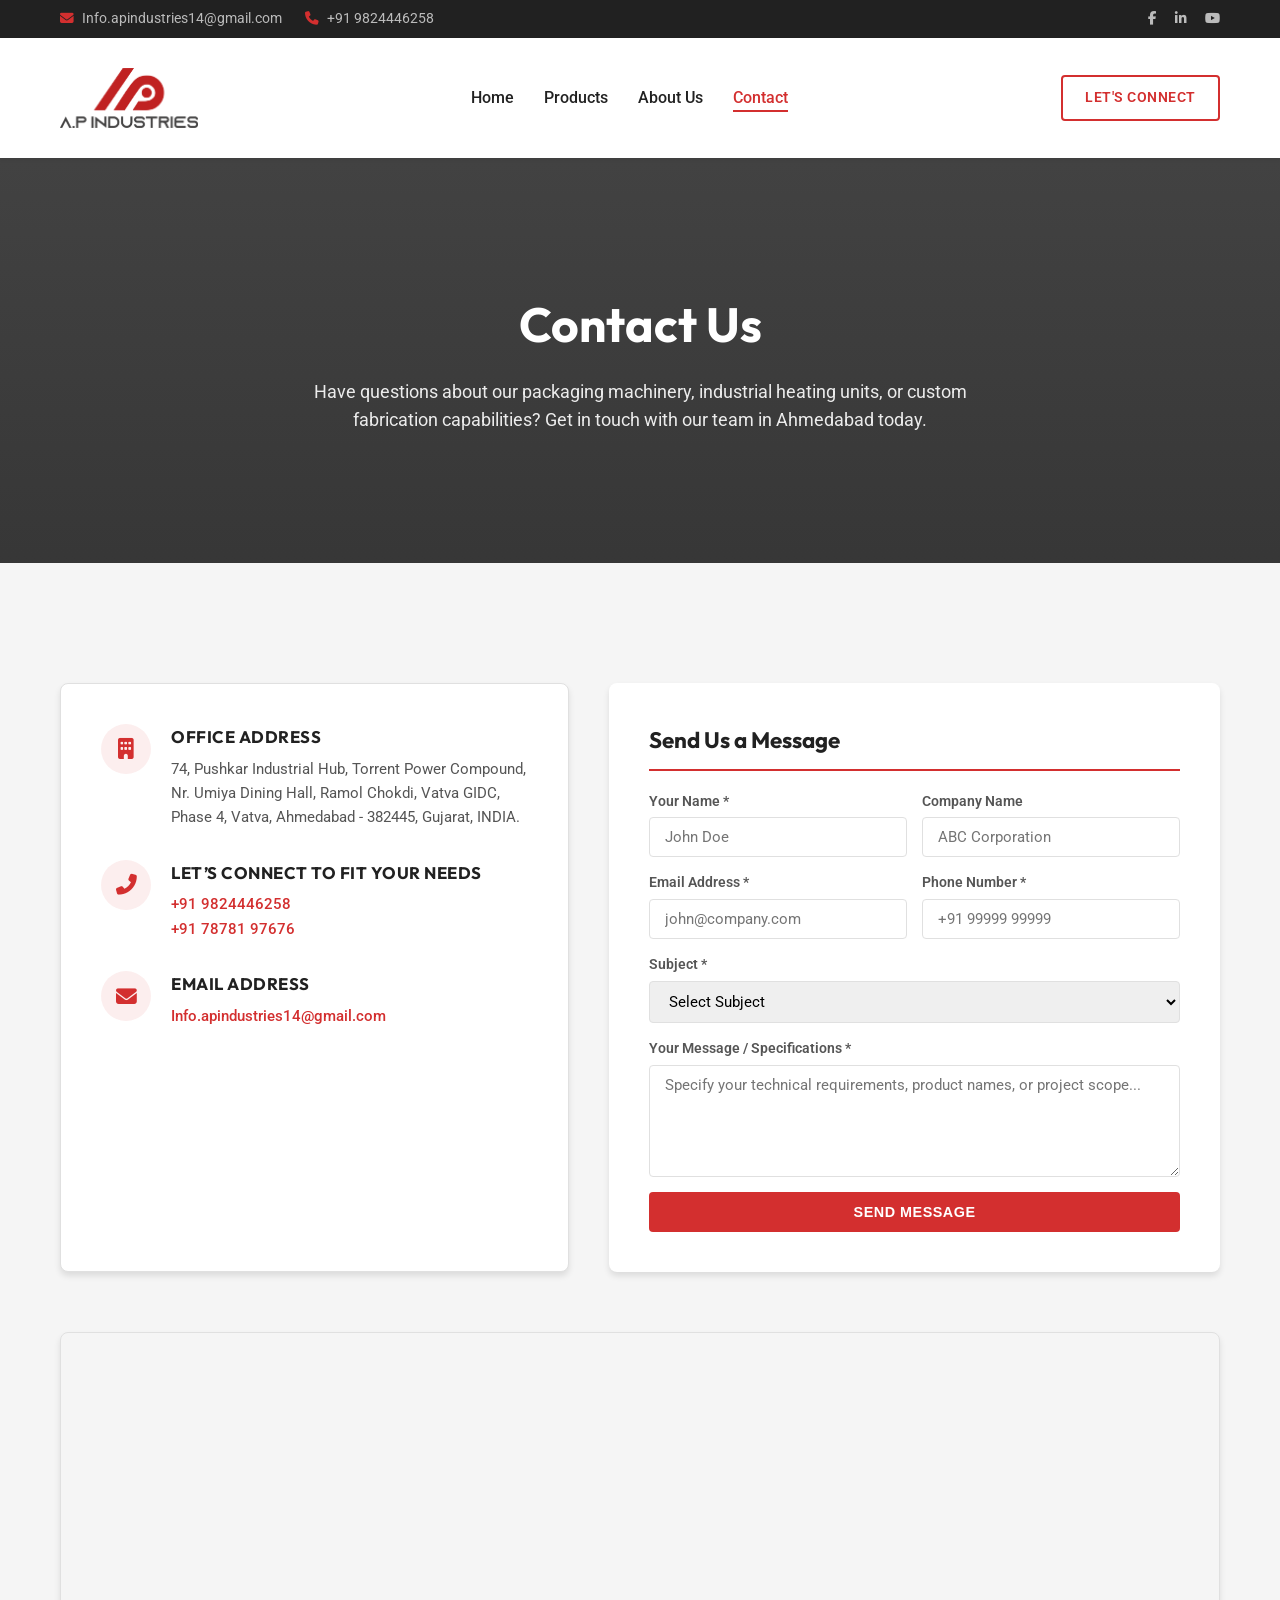
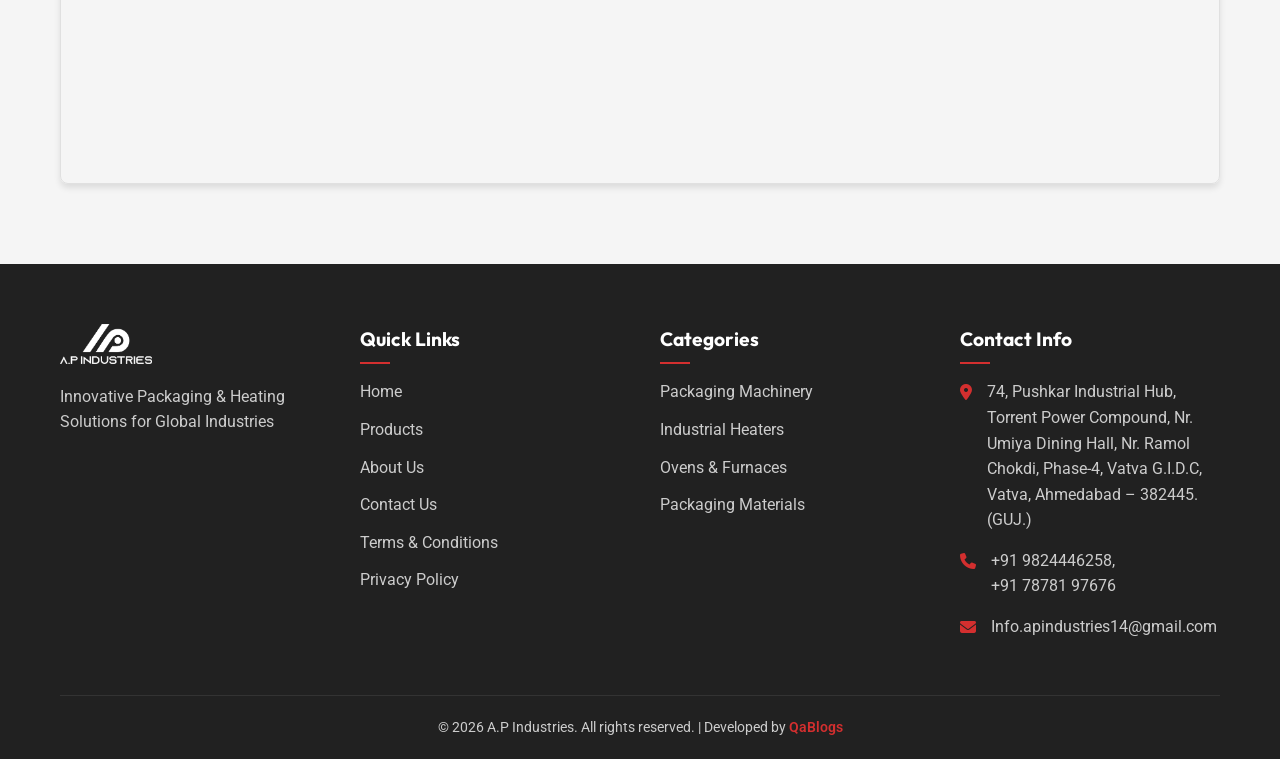
<file: contact.html>
<!DOCTYPE html>
<html lang="en">

<head>
    <meta charset="UTF-8">
    <meta name="viewport" content="width=device-width, initial-scale=1.0">
    <title>Contact Us | A.P. Industries Packaging & Heating Solutions</title>

    <!-- SEO Meta Tags -->
    <meta name="description"
        content="Contact A.P. Industries for packaging machinery, industrial heating systems, control panels, and ovens. Visit our Ahmedabad factory or request a B2B quote.">
    <meta name="keywords"
        content="contact AP industries, packaging machinery manufacturer Ahmedabad, industrial heater Gujarat, Ramol industrial estate contact">
    <meta name="author" content="A.P Industries">

    <!-- Favicon -->
    <link rel="icon" href="images/favicon.ico" type="image/x-icon">

    <!-- External CSS -->
    <link rel="stylesheet" href="css/style.css">

    <!-- Font Awesome for Icons -->
    <link rel="stylesheet" href="https://cdnjs.cloudflare.com/ajax/libs/font-awesome/6.4.0/css/all.min.css">
</head>

<body>

    <!-- Top Bar -->
    <div class="top-bar">
        <div class="container">
            <div class="top-bar-info">
                <span><i class="fas fa-envelope"></i> Info.apindustries14@gmail.com</span>
                <span><i class="fas fa-phone"></i> +91 9824446258</span>
            </div>
            <div class="top-bar-social">
                <a href="#"><i class="fab fa-facebook-f"></i></a>
                <a href="#" style="margin-left: 15px;"><i class="fab fa-linkedin-in"></i></a>
                <a href="#" style="margin-left: 15px;"><i class="fab fa-youtube"></i></a>
            </div>
        </div>
    </div>

    <!-- Header Navigation -->
    <header>
        <div class="container">
            <nav class="nav-container">
                <a href="index.html" class="logo">
                    <img src="images/logo.png" alt="A.P Industries Logo">
                </a>

                <ul class="nav-links">
                    <li><a href="index.html#home">Home</a></li>
                    <li><a href="industrial-packaging-heating-categories.html">Products</a></li>
                    <li><a href="about.html">About Us</a></li>
                    <li><a href="contact.html" class="active">Contact</a></li>
                </ul>

                <div class="nav-actions">

                    <a href="#message-form" class="btn btn-primary">Let's Connect</a>
                    <div class="mobile-toggle" id="mobile-menu-open"><i class="fas fa-bars"></i></div>
                </div>
            </nav>
        </div>
    </header>

    <!-- Mobile Menu Drawer -->
    <div class="overlay-bg" id="overlay"></div>
    <div class="mobile-menu" id="mobile-menu">
        <div class="close-menu" id="mobile-menu-close"><i class="fas fa-times"></i></div>
        <ul>
            <li><a href="index.html#home">Home</a></li>
            <li><a href="industrial-packaging-heating-categories.html">Products</a></li>
            <li><a href="about.html">About Us</a></li>
            <li><a href="contact.html" class="active">Contact</a></li>
            <li><a href="#message-form">Let's Connect</a></li>
        </ul>
    </div>

    <!-- Contact Hero Section -->
    <section class="categories-hero"
        style="background: linear-gradient(rgba(33, 33, 33, 0.85), rgba(33, 33, 33, 0.9)), url('https://images.unsplash.com/photo-1504328345606-18bbc8c9d7d1?ixlib=rb-1.2.1&auto=format&fit=crop&w=1350&q=80'); background-position: center; background-size: cover;">
        <div class="container">
            <div class="hero-content">
                <h1>Contact Us</h1>
                <p>Have questions about our packaging machinery, industrial heating units, or custom fabrication
                    capabilities? Get in touch with our team in Ahmedabad today.</p>
            </div>
        </div>
    </section>

    <!-- Contact Details and Form Section -->
    <section class="section-padding" style="background-color: var(--light-grey);">
        <div class="container">
            <div class="contact-layout-grid">

                <!-- Contact Details Column -->
                <div class="contact-info-card">

                    <!-- Reg Address -->
                    <div class="contact-detail-row">
                        <div class="contact-detail-icon">
                            <i class="fas fa-building"></i>
                        </div>
                        <div class="contact-detail-text">
                            <h4>Office Address</h4>
                            <p>74, Pushkar Industrial Hub, Torrent Power Compound, Nr. Umiya Dining Hall, Ramol Chokdi,
                                Vatva GIDC, Phase 4, Vatva, Ahmedabad - 382445, Gujarat, INDIA.</p>
                        </div>
                    </div>

                    <!-- Contact details -->
                    <div class="contact-detail-row">
                        <div class="contact-detail-icon">
                            <i class="fas fa-phone-alt"></i>
                        </div>
                        <div class="contact-detail-text">
                            <h4>Let’s connect to fit your needs</h4>
                            <p><strong><a href="tel:+919824446258">+91 9824446258</a></strong></p>
                            <p><strong><a href="tel:+917878197676">+91 78781 97676</a></strong></p>

                        </div>
                    </div>

                    <!-- Email -->
                    <div class="contact-detail-row">
                        <div class="contact-detail-icon">
                            <i class="fas fa-envelope"></i>
                        </div>
                        <div class="contact-detail-text">
                            <h4>Email Address</h4>
                            <p><a href="mailto:Info.apindustries14@gmail.com">Info.apindustries14@gmail.com</a></p>
                        </div>
                    </div>

                </div>

                <!-- Contact Form Column -->
                <form class="category-inquiry-form" id="message-form" action="#" method="POST"
                    style="box-shadow: var(--shadow-md); height: 100%;">
                    <h3>Send Us a Message</h3>
                    <div class="form-group-grid">
                        <div class="form-control-wrap">
                            <label for="contact-name">Your Name *</label>
                            <input type="text" id="contact-name" placeholder="John Doe" required>
                        </div>
                        <div class="form-control-wrap">
                            <label for="contact-company">Company Name</label>
                            <input type="text" id="contact-company" placeholder="ABC Corporation">
                        </div>
                    </div>
                    <div class="form-group-grid">
                        <div class="form-control-wrap">
                            <label for="contact-email">Email Address *</label>
                            <input type="email" id="contact-email" placeholder="john@company.com" required>
                        </div>
                        <div class="form-control-wrap">
                            <label for="contact-phone">Phone Number *</label>
                            <input type="tel" id="contact-phone" placeholder="+91 99999 99999" required>
                        </div>
                    </div>
                    <div class="form-control-wrap">
                        <label for="contact-subject">Subject *</label>
                        <select id="contact-subject" required>
                            <option value="" disabled selected>Select Subject</option>
                            <option value="machinery">Packaging Machinery Inquiry</option>
                            <option value="materials">Packaging Materials Quote</option>
                            <option value="heaters">Industrial Heaters & Panels</option>
                            <option value="ovens">Ovens & Furnaces Inquiry</option>
                            <option value="general">General Business Inquiry</option>
                        </select>
                    </div>
                    <div class="form-control-wrap">
                        <label for="contact-message">Your Message / Specifications *</label>
                        <textarea id="contact-message" rows="5"
                            placeholder="Specify your technical requirements, product names, or project scope..."
                            required></textarea>
                    </div>
                    <button type="submit" class="btn btn-primary" style="width: 100%; border: none;">Send
                        message</button>
                </form>

            </div>

            <!-- Google Map Embed -->
            <div class="contact-map-wrap">
                <iframe
                    src="https://www.google.com/maps/embed?pb=!1m18!1m12!1m3!1d918.3960121637141!2d72.64218622946343!3d22.965541053816523!2m3!1f0!2f0!3f0!3m2!1i1024!2i768!4f13.1!3m3!1m2!1s0x395e890023b20ab9%3A0xf9188be66d20a310!2sPushkar%20industrial%20hub%20phace%204!5e0!3m2!1sen!2sin!4v1785749875359!5m2!1sen!2sin"
                    allowfullscreen="" loading="lazy" referrerpolicy="no-referrer-when-downgrade"></iframe>
            </div>

        </div>
    </section>

    <!-- Footer -->
    <footer>
        <div class="container">
            <div class="footer-grid">
                <div class="footer-col">
                    <img src="images/logo.png" alt="AP Logo"
                        style="height: 40px; margin-bottom: 20px; filter: brightness(0) invert(1);">
                    <p>Innovative Packaging &amp; Heating Solutions for Global Industries</p>
                </div>
                <div class="footer-col">
                    <h4>Quick Links</h4>
                    <ul>
                        <li><a href="index.html#home">Home</a></li>
                        <li><a href="industrial-packaging-heating-categories.html">Products</a></li>
                        <li><a href="about.html">About Us</a></li>
                        <li><a href="contact.html">Contact Us</a></li>
                        <li><a href="terms-and-conditions.html">Terms &amp; Conditions</a></li>
                        <li><a href="privacy-policy.html">Privacy Policy</a></li>
                    </ul>
                </div>
                <div class="footer-col">
                    <h4>Categories</h4>
                    <ul>
                        <li><a href="industrial-packaging-heating-categories.html#packaging-machinery">Packaging
                                Machinery</a></li>
                        <li><a href="industrial-packaging-heating-categories.html#industrial-heaters-control-panels">Industrial
                                Heaters</a></li>
                        <li><a href="industrial-packaging-heating-categories.html#industrial-ovens-furnaces">Ovens &
                                Furnaces</a></li>
                        <li><a href="industrial-packaging-heating-categories.html#packaging-materials">Packaging
                                Materials</a></li>
                    </ul>
                </div>
                <div class="footer-col">
                    <h4>Contact Info</h4>
                    <div class="contact-item">
                        <i class="fas fa-location-dot"></i>
                        <p>74, Pushkar Industrial Hub, Torrent Power Compound, Nr. Umiya Dining Hall, Nr. Ramol Chokdi,
                            Phase-4, Vatva G.I.D.C, Vatva, Ahmedabad – 382445. (GUJ.)</p>
                    </div>
                    <div class="contact-item">
                        <i class="fas fa-phone"></i>
                        <p>+91 9824446258,<br>+91 78781 97676</p>
                    </div>
                    <div class="contact-item">
                        <i class="fas fa-envelope"></i>
                        <p>Info.apindustries14@gmail.com</p>
                    </div>
                </div>
            </div>
            <div class="copyright-bar">
                <p>&copy; <span id="current-year">2026</span> A.P Industries. All rights reserved. | Developed by <a
                        href="https://qablogs.com/" class="developer-link" target="_blank"
                        rel="noopener noreferrer">QaBlogs</a></p>
            </div>
        </div>
    </footer>

    <!-- External JavaScript -->
    <script src="js/main.js"></script>
</body>

</html>
</file>
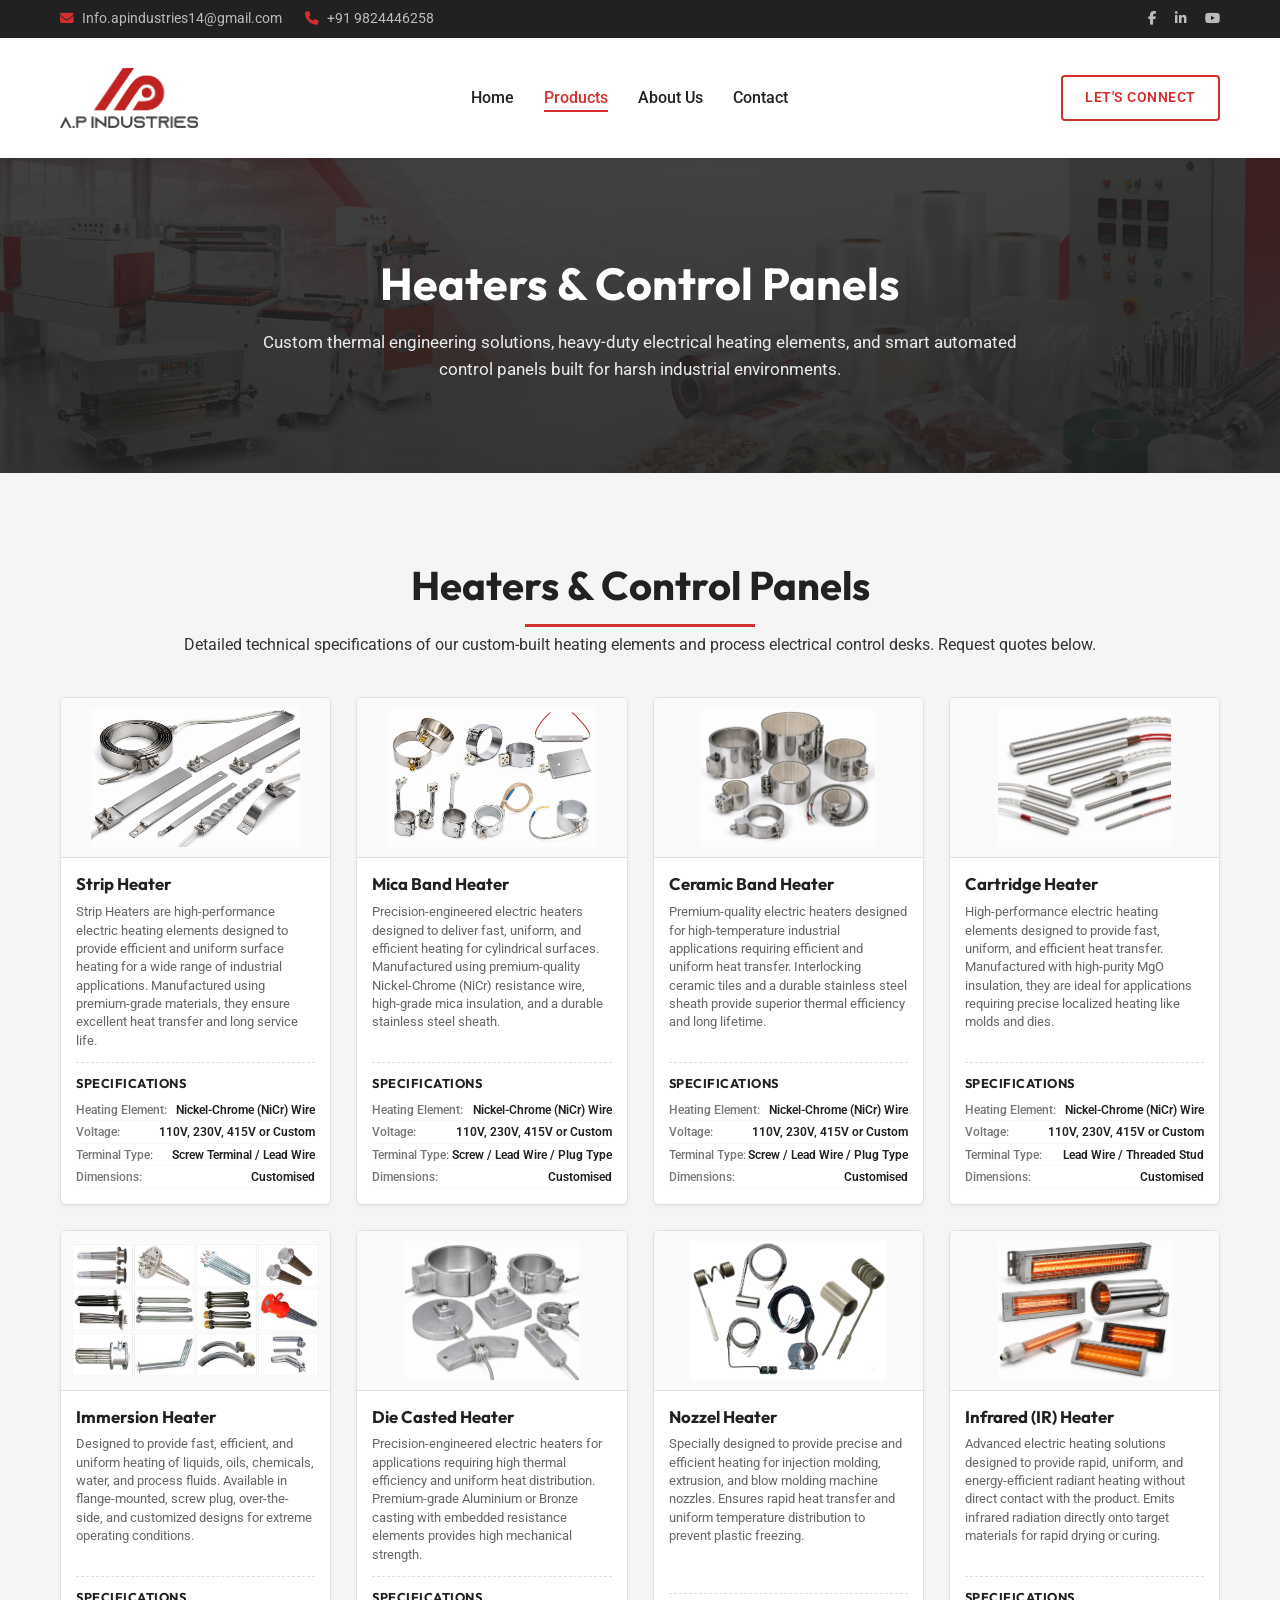
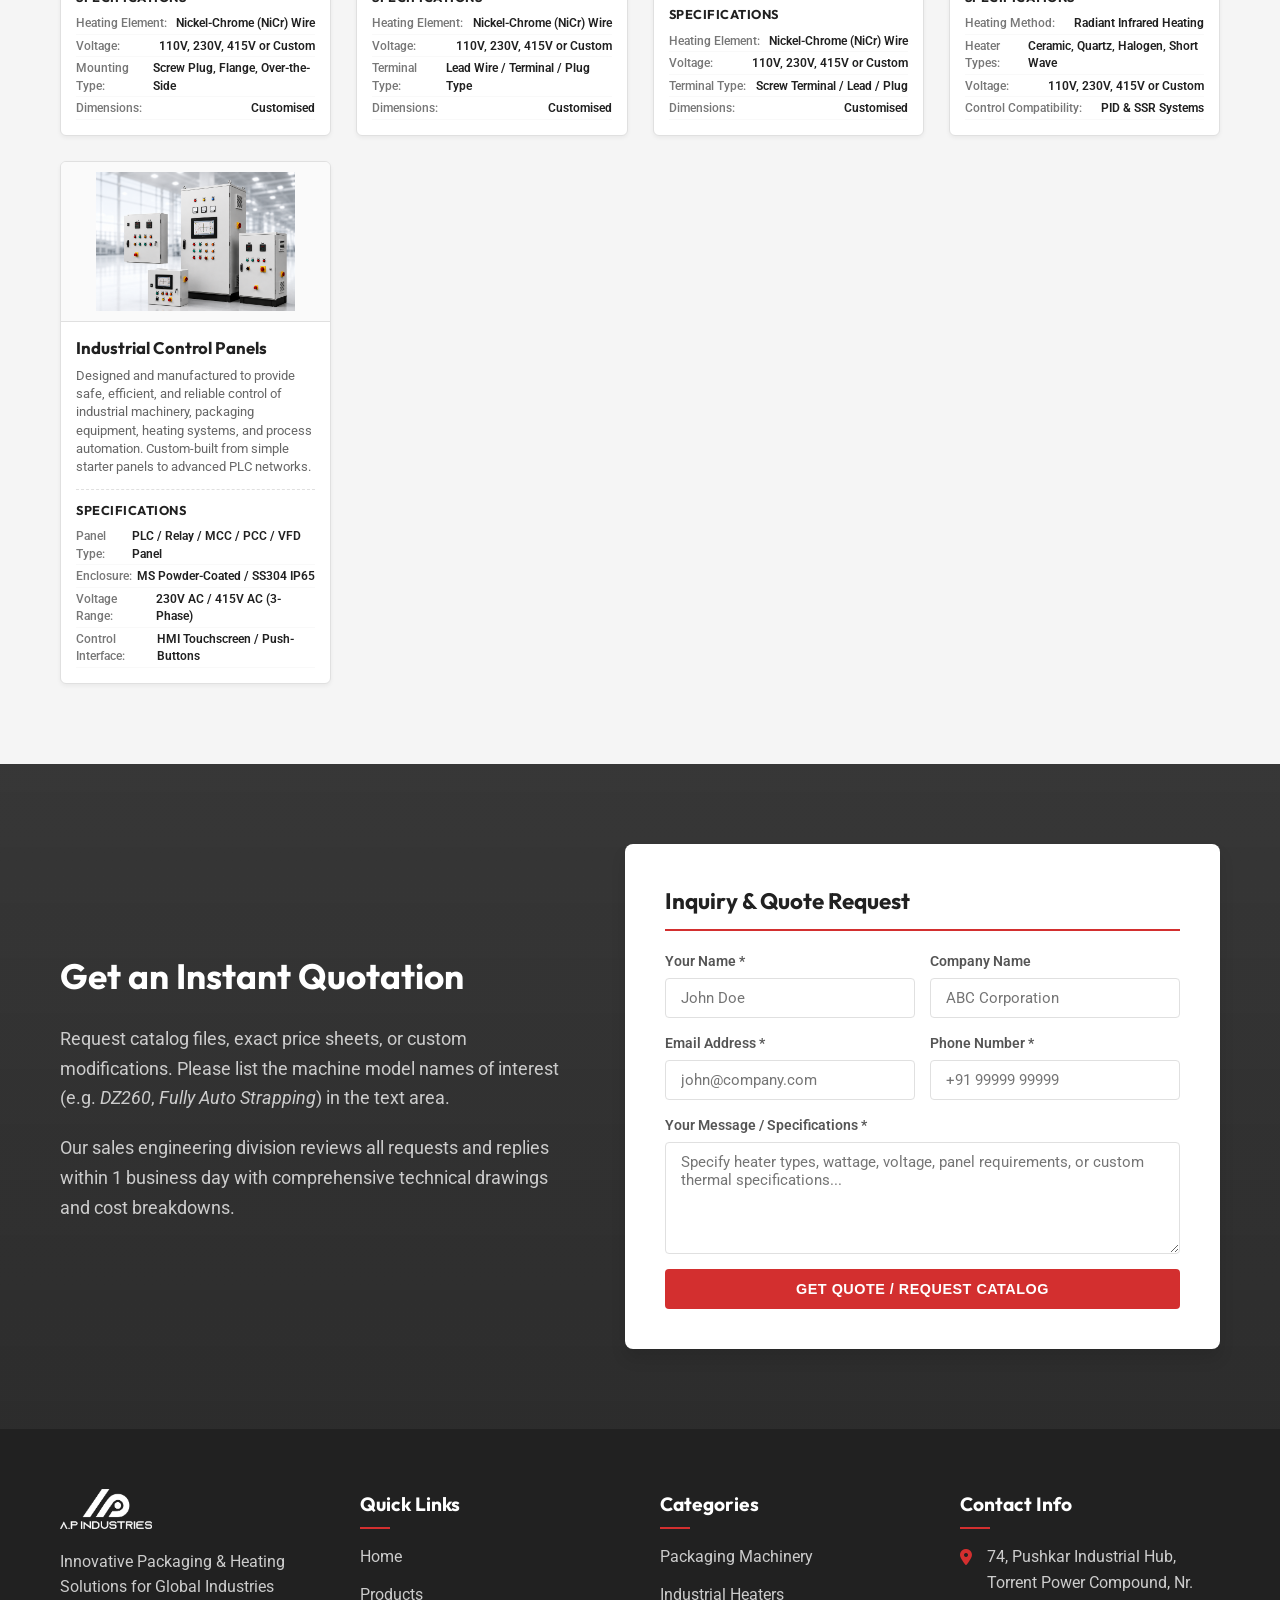
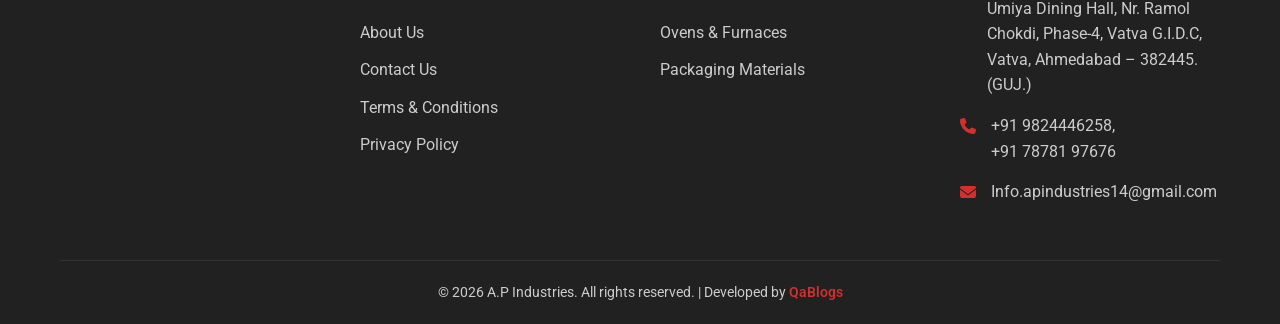
<file: industrial-heaters-control-panels-products.html>
<!DOCTYPE html>
<html lang="en">

<head>
    <meta charset="UTF-8">
    <meta name="viewport" content="width=device-width, initial-scale=1.0">
    <title>Industrial Heaters & Control Panels | A.P Industries</title>

    <!-- SEO Meta Tags -->
    <meta name="description"
        content="Explore A.P Industries' range of industrial heaters and electric control panels. From strip, mica, ceramic band, cartridge, and immersion heaters to customized PLC/MCC control desks.">
    <meta name="keywords"
        content="strip heater, mica band heater, ceramic band heater, cartridge heater, immersion heater, nozzle heater, industrial control panel, electrical control desk, A.P Industries">
    <meta name="author" content="A.P Industries">

    <!-- Favicon -->
    <link rel="icon" href="images/favicon.ico" type="image/x-icon">

    <!-- External CSS -->
    <link rel="stylesheet" href="css/style.css">

    <!-- Font Awesome for Icons -->
    <link rel="stylesheet" href="https://cdnjs.cloudflare.com/ajax/libs/font-awesome/6.4.0/css/all.min.css">
</head>

<body>

    <!-- Top Bar -->
    <div class="top-bar">
        <div class="container">
            <div class="top-bar-info">
                <span><i class="fas fa-envelope"></i> Info.apindustries14@gmail.com</span>
                <span><i class="fas fa-phone"></i> +91 9824446258</span>
            </div>
            <div class="top-bar-social">
                <a href="#"><i class="fab fa-facebook-f"></i></a>
                <a href="#" style="margin-left: 15px;"><i class="fab fa-linkedin-in"></i></a>
                <a href="#" style="margin-left: 15px;"><i class="fab fa-youtube"></i></a>
            </div>
        </div>
    </div>

    <!-- Header Navigation -->
    <header>
        <div class="container">
            <nav class="nav-container">
                <a href="index.html" class="logo">
                    <img src="images/logo.png" alt="A.P Industries Logo">
                </a>

                <ul class="nav-links">
                    <li><a href="index.html#home">Home</a></li>
                    <li><a href="industrial-packaging-heating-categories.html" class="active">Products</a></li>
                    <li><a href="about.html">About Us</a></li>
                    <li><a href="contact.html">Contact</a></li>
                </ul>

                <div class="nav-actions">

                    <a href="#inquiry-form" class="btn btn-primary">Let's Connect</a>
                    <div class="mobile-toggle" id="mobile-menu-open"><i class="fas fa-bars"></i></div>
                </div>
            </nav>
        </div>
    </header>

    <!-- Mobile Menu Drawer -->
    <div class="overlay-bg" id="overlay"></div>
    <div class="mobile-menu" id="mobile-menu">
        <div class="close-menu" id="mobile-menu-close"><i class="fas fa-times"></i></div>
        <ul>
            <li><a href="index.html#home">Home</a></li>
            <li><a href="industrial-packaging-heating-categories.html" class="active">Products</a></li>
            <li><a href="about.html">About Us</a></li>
            <li><a href="contact.html">Contact</a></li>
            <li><a href="#inquiry-form">Let's Connect</a></li>
        </ul>
    </div>

    <!-- Listing Hero Banner -->
    <section class="product-listing-hero">
        <div class="container">
            <div class="hero-content">
                <h1>Heaters & Control Panels</h1>
                <p>Custom thermal engineering solutions, heavy-duty electrical heating elements, and smart automated
                    control panels built for harsh industrial environments.</p>
            </div>
        </div>
    </section>

    <!-- Main Product Grid Section -->
    <section class="section-padding" style="background-color: var(--light-grey);">
        <div class="container">
            <div class="category-header" style="margin-bottom: 20px;">
                <h2>Heaters & Control Panels</h2>
                <p>Detailed technical specifications of our custom-built heating elements and process electrical control
                    desks. Request quotes below.</p>
            </div>

            <div class="compact-listing-grid">

                <!-- Product 1 -->
                <div class="compact-product-card">
                    <div class="compact-product-img-wrap">
                        <img src="images/Strip-Heaters-2.png" alt="Strip Heater" loading="lazy">
                    </div>
                    <div class="compact-product-content">
                        <h3>Strip Heater</h3>
                        <p>Strip Heaters are high-performance electric heating elements designed to provide efficient
                            and uniform surface heating for a wide range of industrial applications. Manufactured using
                            premium-grade materials, they ensure excellent heat transfer and long service life.</p>
                        <div class="compact-product-specs">
                            <h4>Specifications</h4>
                            <ul>
                                <li><span>Heating Element:</span> <span>Nickel-Chrome (NiCr) Wire</span></li>
                                <li><span>Voltage:</span> <span>110V, 230V, 415V or Custom</span></li>
                                <li><span>Terminal Type:</span> <span>Screw Terminal / Lead Wire</span></li>
                                <li><span>Dimensions:</span> <span>Customised</span></li>
                            </ul>
                        </div>
                    </div>
                </div>

                <!-- Product 2 -->
                <div class="compact-product-card">
                    <div class="compact-product-img-wrap">
                        <img src="images/Mica-Band-Heaters.png" alt="Mica Band Heater" loading="lazy">
                    </div>
                    <div class="compact-product-content">
                        <h3>Mica Band Heater</h3>
                        <p>Precision-engineered electric heaters designed to deliver fast, uniform, and efficient
                            heating for cylindrical surfaces. Manufactured using premium-quality Nickel-Chrome (NiCr)
                            resistance wire, high-grade mica insulation, and a durable stainless steel sheath.</p>
                        <div class="compact-product-specs">
                            <h4>Specifications</h4>
                            <ul>
                                <li><span>Heating Element:</span> <span>Nickel-Chrome (NiCr) Wire</span></li>
                                <li><span>Voltage:</span> <span>110V, 230V, 415V or Custom</span></li>
                                <li><span>Terminal Type:</span> <span>Screw / Lead Wire / Plug Type</span></li>
                                <li><span>Dimensions:</span> <span>Customised</span></li>
                            </ul>
                        </div>
                    </div>
                </div>

                <!-- Product 3 -->
                <div class="compact-product-card">
                    <div class="compact-product-img-wrap">
                        <img src="images/Ceramic-Band-Heaters-2.png" alt="Ceramic Band Heater" loading="lazy">
                    </div>
                    <div class="compact-product-content">
                        <h3>Ceramic Band Heater</h3>
                        <p>Premium-quality electric heaters designed for high-temperature industrial applications
                            requiring efficient and uniform heat transfer. Interlocking ceramic tiles and a durable
                            stainless steel sheath provide superior thermal efficiency and long lifetime.</p>
                        <div class="compact-product-specs">
                            <h4>Specifications</h4>
                            <ul>
                                <li><span>Heating Element:</span> <span>Nickel-Chrome (NiCr) Wire</span></li>
                                <li><span>Voltage:</span> <span>110V, 230V, 415V or Custom</span></li>
                                <li><span>Terminal Type:</span> <span>Screw / Lead Wire / Plug Type</span></li>
                                <li><span>Dimensions:</span> <span>Customised</span></li>
                            </ul>
                        </div>
                    </div>
                </div>

                <!-- Product 4 -->
                <div class="compact-product-card">
                    <div class="compact-product-img-wrap">
                        <img src="images/Cartridge-Heaters.png" alt="Cartridge Heater" loading="lazy">
                    </div>
                    <div class="compact-product-content">
                        <h3>Cartridge Heater</h3>
                        <p>High-performance electric heating elements designed to provide fast, uniform, and efficient
                            heat transfer. Manufactured with high-purity MgO insulation, they are ideal for applications
                            requiring precise localized heating like molds and dies.</p>
                        <div class="compact-product-specs">
                            <h4>Specifications</h4>
                            <ul>
                                <li><span>Heating Element:</span> <span>Nickel-Chrome (NiCr) Wire</span></li>
                                <li><span>Voltage:</span> <span>110V, 230V, 415V or Custom</span></li>
                                <li><span>Terminal Type:</span> <span>Lead Wire / Threaded Stud</span></li>
                                <li><span>Dimensions:</span> <span>Customised</span></li>
                            </ul>
                        </div>
                    </div>
                </div>

                <!-- Product 5 -->
                <div class="compact-product-card">
                    <div class="compact-product-img-wrap">
                        <img src="images/Immersion-Heaters.png" alt="Immersion Heater" loading="lazy">
                    </div>
                    <div class="compact-product-content">
                        <h3>Immersion Heater</h3>
                        <p>Designed to provide fast, efficient, and uniform heating of liquids, oils, chemicals, water,
                            and process fluids. Available in flange-mounted, screw plug, over-the-side, and customized
                            designs for extreme operating conditions.</p>
                        <div class="compact-product-specs">
                            <h4>Specifications</h4>
                            <ul>
                                <li><span>Heating Element:</span> <span>Nickel-Chrome (NiCr) Wire</span></li>
                                <li><span>Voltage:</span> <span>110V, 230V, 415V or Custom</span></li>
                                <li><span>Mounting Type:</span> <span>Screw Plug, Flange, Over-the-Side</span></li>
                                <li><span>Dimensions:</span> <span>Customised</span></li>
                            </ul>
                        </div>
                    </div>
                </div>

                <!-- Product 6 -->
                <div class="compact-product-card">
                    <div class="compact-product-img-wrap">
                        <img src="images/Die-Casted-Heater.png" alt="Die Casted Heater" loading="lazy">
                    </div>
                    <div class="compact-product-content">
                        <h3>Die Casted Heater</h3>
                        <p>Precision-engineered electric heaters for applications requiring high thermal efficiency and
                            uniform heat distribution. Premium-grade Aluminium or Bronze casting with embedded
                            resistance elements provides high mechanical strength.</p>
                        <div class="compact-product-specs">
                            <h4>Specifications</h4>
                            <ul>
                                <li><span>Heating Element:</span> <span>Nickel-Chrome (NiCr) Wire</span></li>
                                <li><span>Voltage:</span> <span>110V, 230V, 415V or Custom</span></li>
                                <li><span>Terminal Type:</span> <span>Lead Wire / Terminal / Plug Type</span></li>
                                <li><span>Dimensions:</span> <span>Customised</span></li>
                            </ul>
                        </div>
                    </div>
                </div>

                <!-- Product 7 -->
                <div class="compact-product-card">
                    <div class="compact-product-img-wrap">
                        <img src="images/g-v-industrial-heaters-subramaniapuram-madurai-9c7tz.jpg" alt="Nozzel Heater"
                            loading="lazy">
                    </div>
                    <div class="compact-product-content">
                        <h3>Nozzel Heater</h3>
                        <p>Specially designed to provide precise and efficient heating for injection molding, extrusion,
                            and blow molding machine nozzles. Ensures rapid heat transfer and uniform temperature
                            distribution to prevent plastic freezing.</p>
                        <div class="compact-product-specs">
                            <h4>Specifications</h4>
                            <ul>
                                <li><span>Heating Element:</span> <span>Nickel-Chrome (NiCr) Wire</span></li>
                                <li><span>Voltage:</span> <span>110V, 230V, 415V or Custom</span></li>
                                <li><span>Terminal Type:</span> <span>Screw Terminal / Lead / Plug</span></li>
                                <li><span>Dimensions:</span> <span>Customised</span></li>
                            </ul>
                        </div>
                    </div>
                </div>

                <!-- Product 8 -->
                <div class="compact-product-card">
                    <div class="compact-product-img-wrap">
                        <img src="images/Infrared-Heater.png" alt="Infrared Heater" loading="lazy">
                    </div>
                    <div class="compact-product-content">
                        <h3>Infrared (IR) Heater</h3>
                        <p>Advanced electric heating solutions designed to provide rapid, uniform, and energy-efficient
                            radiant heating without direct contact with the product. Emits infrared radiation directly
                            onto target materials for rapid drying or curing.</p>
                        <div class="compact-product-specs">
                            <h4>Specifications</h4>
                            <ul>
                                <li><span>Heating Method:</span> <span>Radiant Infrared Heating</span></li>
                                <li><span>Heater Types:</span> <span>Ceramic, Quartz, Halogen, Short Wave</span></li>
                                <li><span>Voltage:</span> <span>110V, 230V, 415V or Custom</span></li>
                                <li><span>Control Compatibility:</span> <span>PID & SSR Systems</span></li>
                            </ul>
                        </div>
                    </div>
                </div>

                <!-- Product 9 -->
                <div class="compact-product-card">
                    <div class="compact-product-img-wrap">
                        <img src="images/industrial-control-panel.png" alt="Control Panels" loading="lazy">
                    </div>
                    <div class="compact-product-content">
                        <h3>Industrial Control Panels</h3>
                        <p>Designed and manufactured to provide safe, efficient, and reliable control of industrial
                            machinery, packaging equipment, heating systems, and process automation. Custom-built from
                            simple starter panels to advanced PLC networks.</p>
                        <div class="compact-product-specs">
                            <h4>Specifications</h4>
                            <ul>
                                <li><span>Panel Type:</span> <span>PLC / Relay / MCC / PCC / VFD Panel</span></li>
                                <li><span>Enclosure:</span> <span>MS Powder-Coated / SS304 IP65</span></li>
                                <li><span>Voltage Range:</span> <span>230V AC / 415V AC (3-Phase)</span></li>
                                <li><span>Control Interface:</span> <span>HMI Touchscreen / Push-Buttons</span></li>
                            </ul>
                        </div>
                    </div>
                </div>
            </div>
    </section>

    <!-- Consolidated B2B Inquiry Form Section -->
    <section class="category-inquiry-section" id="inquiry-form">
        <div class="container">
            <div class="category-inquiry-flex">
                <div class="category-inquiry-content">
                    <h2>Get an Instant Quotation</h2>
                    <p>Request catalog files, exact price sheets, or custom modifications. Please list the machine model
                        names of interest (e.g. <em>DZ260</em>, <em>Fully Auto Strapping</em>) in the text area.</p>
                    <p>Our sales engineering division reviews all requests and replies within 1 business day with
                        comprehensive technical drawings and cost breakdowns.</p>
                </div>

                <form class="category-inquiry-form" action="#" method="POST">
                    <h3>Inquiry & Quote Request</h3>
                    <input type="hidden" id="contact-subject" value="Industrial Heaters & Control Panels Inquiry">
                    <div class="form-group-grid">
                        <div class="form-control-wrap">
                            <label for="contact-name">Your Name *</label>
                            <input type="text" id="contact-name" placeholder="John Doe" required>
                        </div>
                        <div class="form-control-wrap">
                            <label for="contact-company">Company Name</label>
                            <input type="text" id="contact-company" placeholder="ABC Corporation">
                        </div>
                    </div>
                    <div class="form-group-grid">
                        <div class="form-control-wrap">
                            <label for="contact-email">Email Address *</label>
                            <input type="email" id="contact-email" placeholder="john@company.com" required>
                        </div>
                        <div class="form-control-wrap">
                            <label for="contact-phone">Phone Number *</label>
                            <input type="tel" id="contact-phone" placeholder="+91 99999 99999" required>
                        </div>
                    </div>
                    <div class="form-control-wrap">
                        <label for="contact-message">Your Message / Specifications *</label>
                        <textarea id="contact-message" rows="5"
                            placeholder="Specify heater types, wattage, voltage, panel requirements, or custom thermal specifications..."
                            required></textarea>
                    </div>
                    <button type="submit" class="btn btn-primary" style="width: 100%; border: none;">Get Quote / Request
                        Catalog</button>
                </form>
            </div>
        </div>
    </section>

    <!-- Footer -->
    <footer>
        <div class="container">
            <div class="footer-grid">
                <div class="footer-col">
                    <img src="images/logo.png" alt="AP Logo"
                        style="height: 40px; margin-bottom: 20px; filter: brightness(0) invert(1);">
                    <p>Innovative Packaging &amp; Heating Solutions for Global Industries</p>
                </div>
                <div class="footer-col">
                    <h4>Quick Links</h4>
                    <ul>
                        <li><a href="index.html#home">Home</a></li>
                        <li><a href="industrial-packaging-heating-categories.html">Products</a></li>
                        <li><a href="about.html">About Us</a></li>
                        <li><a href="contact.html">Contact Us</a></li>
                        <li><a href="terms-and-conditions.html">Terms &amp; Conditions</a></li>
                        <li><a href="privacy-policy.html">Privacy Policy</a></li>
                    </ul>
                </div>
                <div class="footer-col">
                    <h4>Categories</h4>
                    <ul>
                        <li><a href="industrial-packaging-heating-categories.html#packaging-machinery">Packaging
                                Machinery</a></li>
                        <li><a href="industrial-packaging-heating-categories.html#industrial-heaters-control-panels">Industrial
                                Heaters</a></li>
                        <li><a href="industrial-packaging-heating-categories.html#industrial-ovens-furnaces">Ovens &
                                Furnaces</a></li>
                        <li><a href="industrial-packaging-heating-categories.html#packaging-materials">Packaging
                                Materials</a></li>
                    </ul>
                </div>
                <div class="footer-col">
                    <h4>Contact Info</h4>
                    <div class="contact-item">
                        <i class="fas fa-location-dot"></i>
                        <p>74, Pushkar Industrial Hub, Torrent Power Compound, Nr. Umiya Dining Hall, Nr. Ramol Chokdi,
                            Phase-4, Vatva G.I.D.C, Vatva, Ahmedabad – 382445. (GUJ.)</p>
                    </div>
                    <div class="contact-item">
                        <i class="fas fa-phone"></i>
                        <p>+91 9824446258,<br>+91 78781 97676</p>
                    </div>
                    <div class="contact-item">
                        <i class="fas fa-envelope"></i>
                        <p>Info.apindustries14@gmail.com</p>
                    </div>
                </div>
            </div>
            <div class="copyright-bar">
                <p>&copy; <span id="current-year">2026</span> A.P Industries. All rights reserved. | Developed by <a
                        href="https://qablogs.com/" class="developer-link" target="_blank"
                        rel="noopener noreferrer">QaBlogs</a></p>
            </div>
        </div>
    </footer>

    <!-- External JavaScript -->
    <script src="js/main.js"></script>
</body>

</html>
</file>
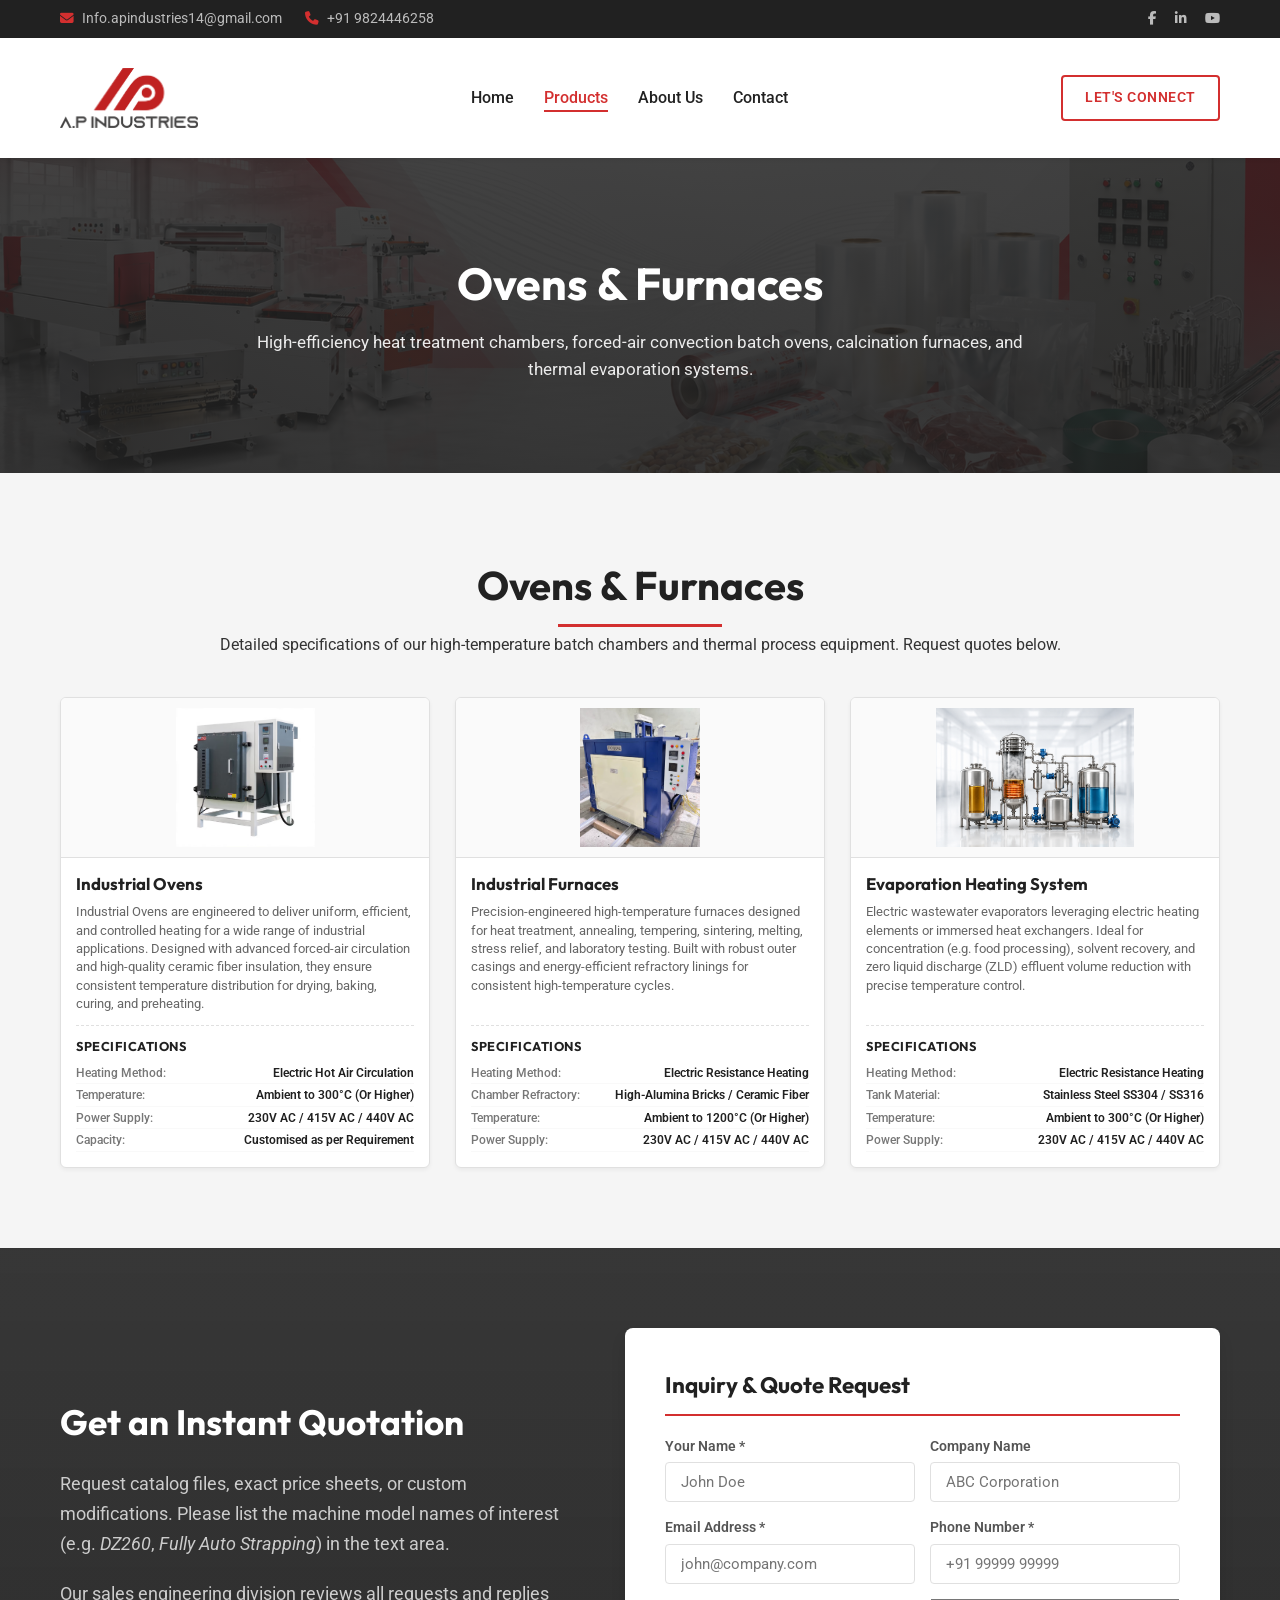
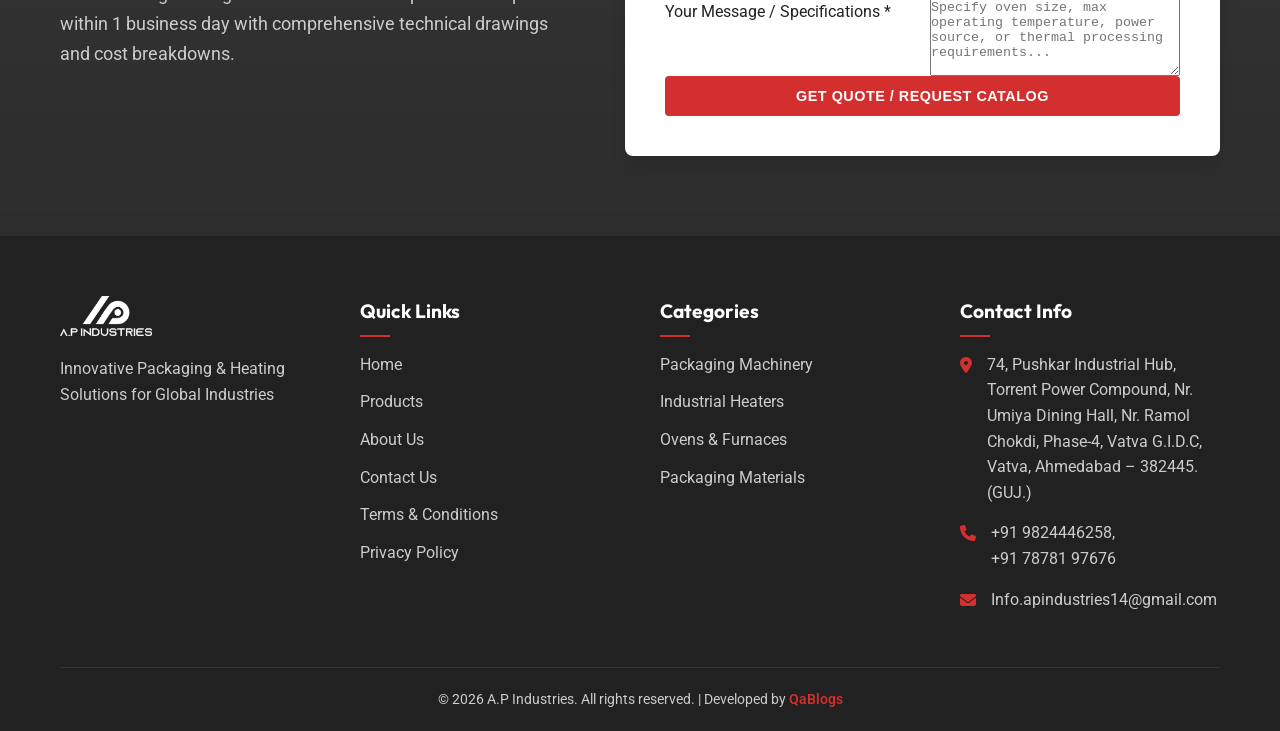
<file: industrial-ovens-furnaces-products.html>
<!DOCTYPE html>
<html lang="en">

<head>
    <meta charset="UTF-8">
    <meta name="viewport" content="width=device-width, initial-scale=1.0">
    <title>Industrial Ovens & Furnaces | A.P Industries</title>

    <!-- SEO Meta Tags -->
    <meta name="description"
        content="Explore A.P Industries' high-temperature industrial ovens and furnaces. From electrical batch baking ovens to laboratory muffle furnaces and zero liquid discharge evaporation systems.">
    <meta name="keywords"
        content="industrial oven, industrial furnace, muffle furnace, hot air oven, evaporation heating system, thermal process curing, A.P Industries">
    <meta name="author" content="A.P Industries">

    <!-- Favicon -->
    <link rel="icon" href="images/favicon.ico" type="image/x-icon">

    <!-- External CSS -->
    <link rel="stylesheet" href="css/style.css">

    <!-- Font Awesome for Icons -->
    <link rel="stylesheet" href="https://cdnjs.cloudflare.com/ajax/libs/font-awesome/6.4.0/css/all.min.css">
</head>

<body>

    <!-- Top Bar -->
    <div class="top-bar">
        <div class="container">
            <div class="top-bar-info">
                <span><i class="fas fa-envelope"></i> Info.apindustries14@gmail.com</span>
                <span><i class="fas fa-phone"></i> +91 9824446258</span>
            </div>
            <div class="top-bar-social">
                <a href="#"><i class="fab fa-facebook-f"></i></a>
                <a href="#" style="margin-left: 15px;"><i class="fab fa-linkedin-in"></i></a>
                <a href="#" style="margin-left: 15px;"><i class="fab fa-youtube"></i></a>
            </div>
        </div>
    </div>

    <!-- Header Navigation -->
    <header>
        <div class="container">
            <nav class="nav-container">
                <a href="index.html" class="logo">
                    <img src="images/logo.png" alt="A.P Industries Logo">
                </a>

                <ul class="nav-links">
                    <li><a href="index.html#home">Home</a></li>
                    <li><a href="industrial-packaging-heating-categories.html" class="active">Products</a></li>
                    <li><a href="about.html">About Us</a></li>
                    <li><a href="contact.html">Contact</a></li>
                </ul>

                <div class="nav-actions">

                    <a href="#inquiry-form" class="btn btn-primary">Let's Connect</a>
                    <div class="mobile-toggle" id="mobile-menu-open"><i class="fas fa-bars"></i></div>
                </div>
            </nav>
        </div>
    </header>

    <!-- Mobile Menu Drawer -->
    <div class="overlay-bg" id="overlay"></div>
    <div class="mobile-menu" id="mobile-menu">
        <div class="close-menu" id="mobile-menu-close"><i class="fas fa-times"></i></div>
        <ul>
            <li><a href="index.html#home">Home</a></li>
            <li><a href="industrial-packaging-heating-categories.html" class="active">Products</a></li>
            <li><a href="about.html">About Us</a></li>
            <li><a href="contact.html">Contact</a></li>
            <li><a href="#inquiry-form">Let's Connect</a></li>
        </ul>
    </div>

    <!-- Listing Hero Banner -->
    <section class="product-listing-hero">
        <div class="container">
            <div class="hero-content">
                <h1>Ovens & Furnaces</h1>
                <p>High-efficiency heat treatment chambers, forced-air convection batch ovens, calcination furnaces, and
                    thermal evaporation systems.</p>
            </div>
        </div>
    </section>

    <!-- Main Product Grid Section -->
    <section class="section-padding" style="background-color: var(--light-grey);">
        <div class="container">
            <div class="category-header" style="margin-bottom: 20px;">
                <h2>Ovens & Furnaces</h2>
                <p>Detailed specifications of our high-temperature batch chambers and thermal process equipment. Request
                    quotes below.</p>
            </div>

            <div class="compact-listing-grid">

                <!-- Product 1 -->
                <div class="compact-product-card">
                    <div class="compact-product-img-wrap">
                        <img src="images/Industial Oven.jpg" alt="Industrial Ovens" loading="lazy">
                    </div>
                    <div class="compact-product-content">
                        <h3>Industrial Ovens</h3>
                        <p>Industrial Ovens are engineered to deliver uniform, efficient, and controlled heating for a
                            wide range of industrial applications. Designed with advanced forced-air circulation and
                            high-quality ceramic fiber insulation, they ensure consistent temperature distribution for
                            drying, baking, curing, and preheating.</p>
                        <div class="compact-product-specs">
                            <h4>Specifications</h4>
                            <ul>
                                <li><span>Heating Method:</span> <span>Electric Hot Air Circulation</span></li>
                                <li><span>Temperature:</span> <span>Ambient to 300°C (Or Higher)</span></li>
                                <li><span>Power Supply:</span> <span>230V AC / 415V AC / 440V AC</span></li>
                                <li><span>Capacity:</span> <span>Customised as per Requirement</span></li>
                            </ul>
                        </div>
                    </div>
                </div>

                <!-- Product 2 -->
                <div class="compact-product-card">
                    <div class="compact-product-img-wrap">
                        <img src="images/Oven.png" alt="Industrial Furnaces" loading="lazy">
                    </div>
                    <div class="compact-product-content">
                        <h3>Industrial Furnaces</h3>
                        <p>Precision-engineered high-temperature furnaces designed for heat treatment, annealing,
                            tempering, sintering, melting, stress relief, and laboratory testing. Built with robust
                            outer casings and energy-efficient refractory linings for consistent high-temperature
                            cycles.</p>
                        <div class="compact-product-specs">
                            <h4>Specifications</h4>
                            <ul>
                                <li><span>Heating Method:</span> <span>Electric Resistance Heating</span></li>
                                <li><span>Chamber Refractory:</span> <span>High-Alumina Bricks / Ceramic Fiber</span>
                                </li>
                                <li><span>Temperature:</span> <span>Ambient to 1200°C (Or Higher)</span></li>
                                <li><span>Power Supply:</span> <span>230V AC / 415V AC / 440V AC</span></li>
                            </ul>
                        </div>
                    </div>
                </div>

                <!-- Product 3 -->
                <div class="compact-product-card">
                    <div class="compact-product-img-wrap">
                        <img src="images/Evaporation-Heating-System.png" alt="Evaporation Heating System"
                            loading="lazy">
                    </div>
                    <div class="compact-product-content">
                        <h3>Evaporation Heating System</h3>
                        <p>Electric wastewater evaporators leveraging electric heating elements or immersed heat
                            exchangers. Ideal for concentration (e.g. food processing), solvent recovery, and zero
                            liquid discharge (ZLD) effluent volume reduction with precise temperature control.</p>
                        <div class="compact-product-specs">
                            <h4>Specifications</h4>
                            <ul>
                                <li><span>Heating Method:</span> <span>Electric Resistance Heating</span></li>
                                <li><span>Tank Material:</span> <span>Stainless Steel SS304 / SS316</span></li>
                                <li><span>Temperature:</span> <span>Ambient to 300°C (Or Higher)</span></li>
                                <li><span>Power Supply:</span> <span>230V AC / 415V AC / 440V AC</span></li>
                            </ul>
                        </div>
                    </div>
                </div>
            </div>
    </section>

    <!-- Consolidated B2B Inquiry Form Section -->
    <section class="category-inquiry-section" id="inquiry-form">
        <div class="container">
            <div class="category-inquiry-flex">
                <div class="category-inquiry-content">
                    <h2>Get an Instant Quotation</h2>
                    <p>Request catalog files, exact price sheets, or custom modifications. Please list the machine model
                        names of interest (e.g. <em>DZ260</em>, <em>Fully Auto Strapping</em>) in the text area.</p>
                    <p>Our sales engineering division reviews all requests and replies within 1 business day with
                        comprehensive technical drawings and cost breakdowns.</p>
                </div>

                <form class="category-inquiry-form" action="#" method="POST">
                    <h3>Inquiry & Quote Request</h3>
                    <input type="hidden" id="contact-subject" value="Industrial Ovens & Furnaces Inquiry">
                    <div class="form-group-grid">
                        <div class="form-control-wrap">
                            <label for="contact-name">Your Name *</label>
                            <input type="text" id="contact-name" placeholder="John Doe" required>
                        </div>
                        <div class="form-control-wrap">
                            <label for="contact-company">Company Name</label>
                            <input type="text" id="contact-company" placeholder="ABC Corporation">
                        </div>
                    </div>
                    <div class="form-group-grid">
                        <div class="form-control-wrap">
                            <label for="contact-email">Email Address *</label>
                            <input type="email" id="contact-email" placeholder="john@company.com" required>
                        </div>
                        <div class="form-control-wrap">
                            <label for="contact-phone">Phone Number *</label>
                            <input type="tel" id="contact-phone" placeholder="+91 99999 99999" required>
                        </div>
                    </div>
                    <div class="form-group-grid">
                        <label for="contact-message">Your Message / Specifications *</label>
                        <textarea id="contact-message" rows="5"
                            placeholder="Specify oven size, max operating temperature, power source, or thermal processing requirements..."
                            required></textarea>
                    </div>
                    <button type="submit" class="btn btn-primary" style="width: 100%; border: none;">Get Quote / Request
                        Catalog</button>
                </form>
            </div>
        </div>
    </section>

    <!-- Footer -->
    <footer>
        <div class="container">
            <div class="footer-grid">
                <div class="footer-col">
                    <img src="images/logo.png" alt="AP Logo"
                        style="height: 40px; margin-bottom: 20px; filter: brightness(0) invert(1);">
                    <p>Innovative Packaging &amp; Heating Solutions for Global Industries</p>
                </div>
                <div class="footer-col">
                    <h4>Quick Links</h4>
                    <ul>
                        <li><a href="index.html#home">Home</a></li>
                        <li><a href="industrial-packaging-heating-categories.html">Products</a></li>
                        <li><a href="about.html">About Us</a></li>
                        <li><a href="contact.html">Contact Us</a></li>
                        <li><a href="terms-and-conditions.html">Terms &amp; Conditions</a></li>
                        <li><a href="privacy-policy.html">Privacy Policy</a></li>
                    </ul>
                </div>
                <div class="footer-col">
                    <h4>Categories</h4>
                    <ul>
                        <li><a href="industrial-packaging-heating-categories.html#packaging-machinery">Packaging
                                Machinery</a></li>
                        <li><a href="industrial-packaging-heating-categories.html#industrial-heaters-control-panels">Industrial
                                Heaters</a></li>
                        <li><a href="industrial-packaging-heating-categories.html#industrial-ovens-furnaces">Ovens &
                                Furnaces</a></li>
                        <li><a href="industrial-packaging-heating-categories.html#packaging-materials">Packaging
                                Materials</a></li>
                    </ul>
                </div>
                <div class="footer-col">
                    <h4>Contact Info</h4>
                    <div class="contact-item">
                        <i class="fas fa-location-dot"></i>
                        <p>74, Pushkar Industrial Hub, Torrent Power Compound, Nr. Umiya Dining Hall, Nr. Ramol Chokdi,
                            Phase-4, Vatva G.I.D.C, Vatva, Ahmedabad – 382445. (GUJ.)</p>
                    </div>
                    <div class="contact-item">
                        <i class="fas fa-phone"></i>
                        <p>+91 9824446258,<br>+91 78781 97676</p>
                    </div>
                    <div class="contact-item">
                        <i class="fas fa-envelope"></i>
                        <p>Info.apindustries14@gmail.com</p>
                    </div>
                </div>
            </div>
            <div class="copyright-bar">
                <p>&copy; <span id="current-year">2026</span> A.P Industries. All rights reserved. | Developed by <a
                        href="https://qablogs.com/" class="developer-link" target="_blank"
                        rel="noopener noreferrer">QaBlogs</a></p>
            </div>
        </div>
    </footer>

    <!-- External JavaScript -->
    <script src="js/main.js"></script>
</body>

</html>
</file>
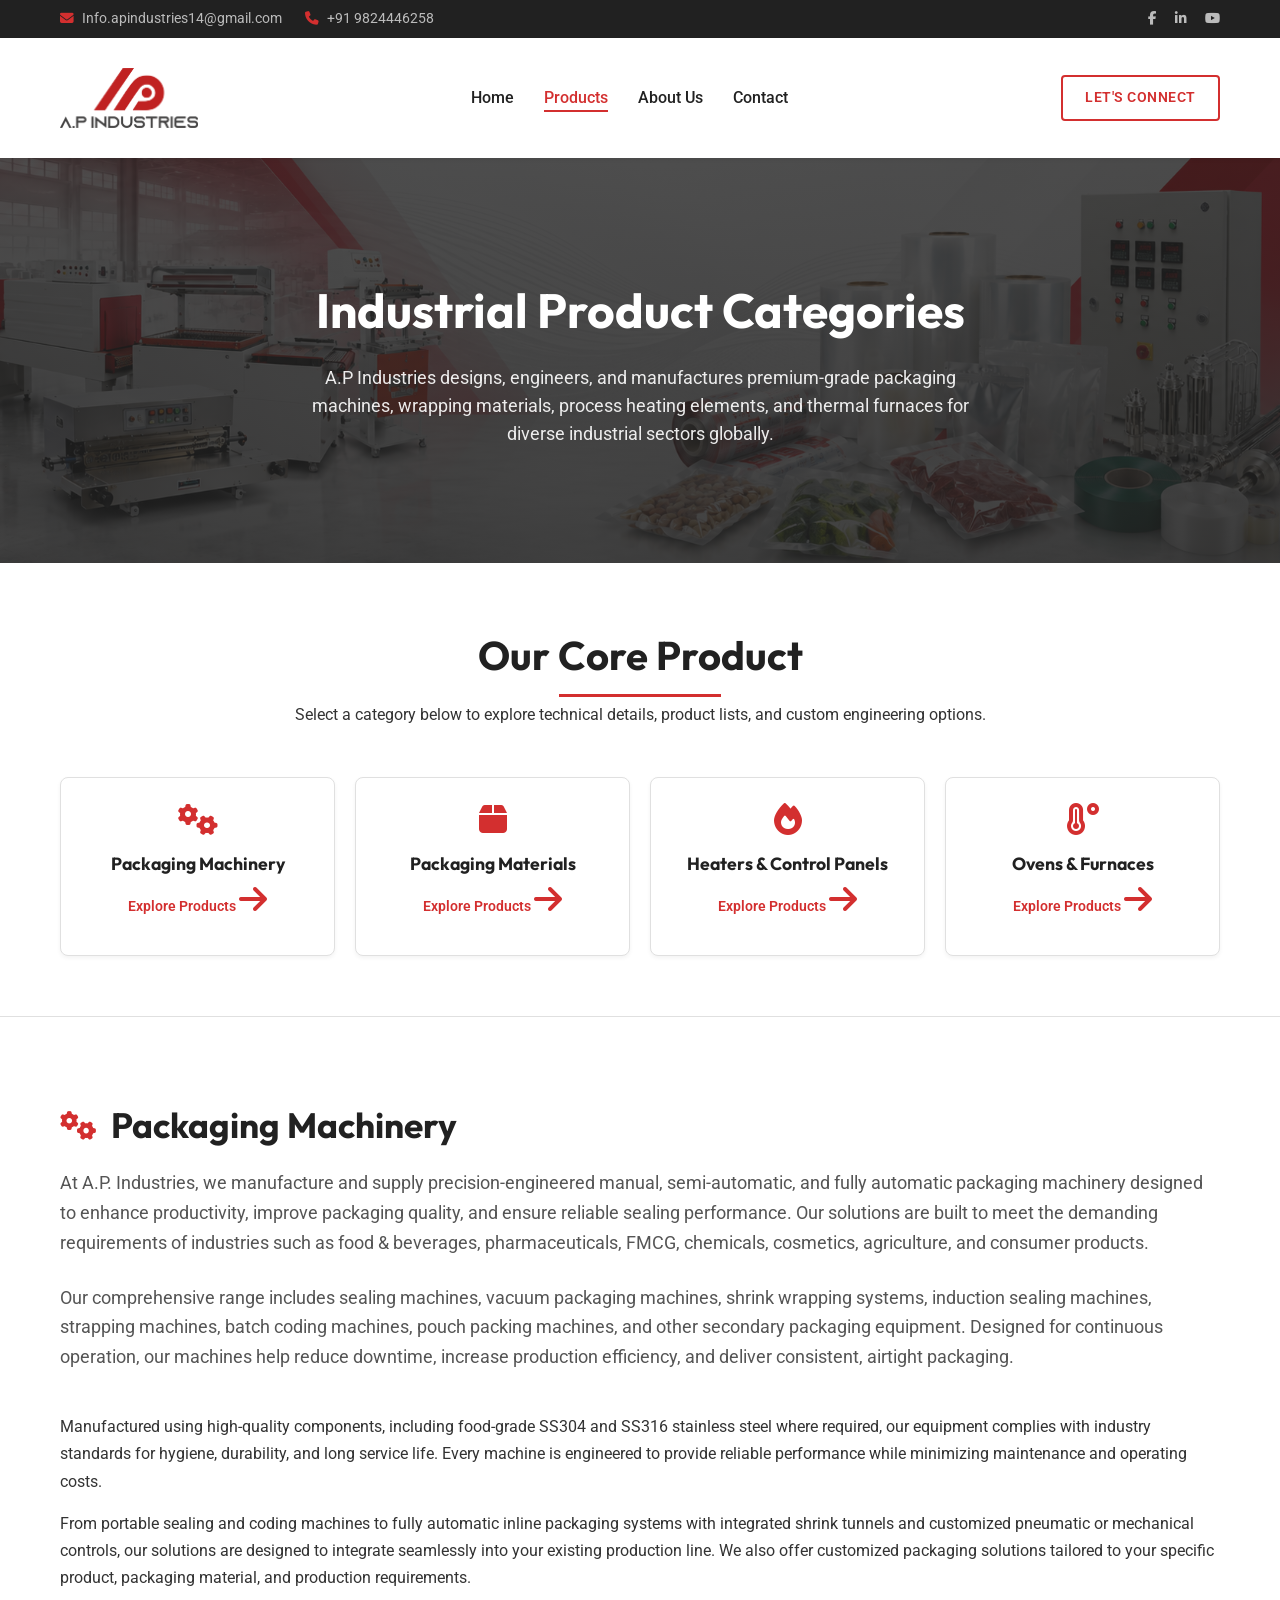
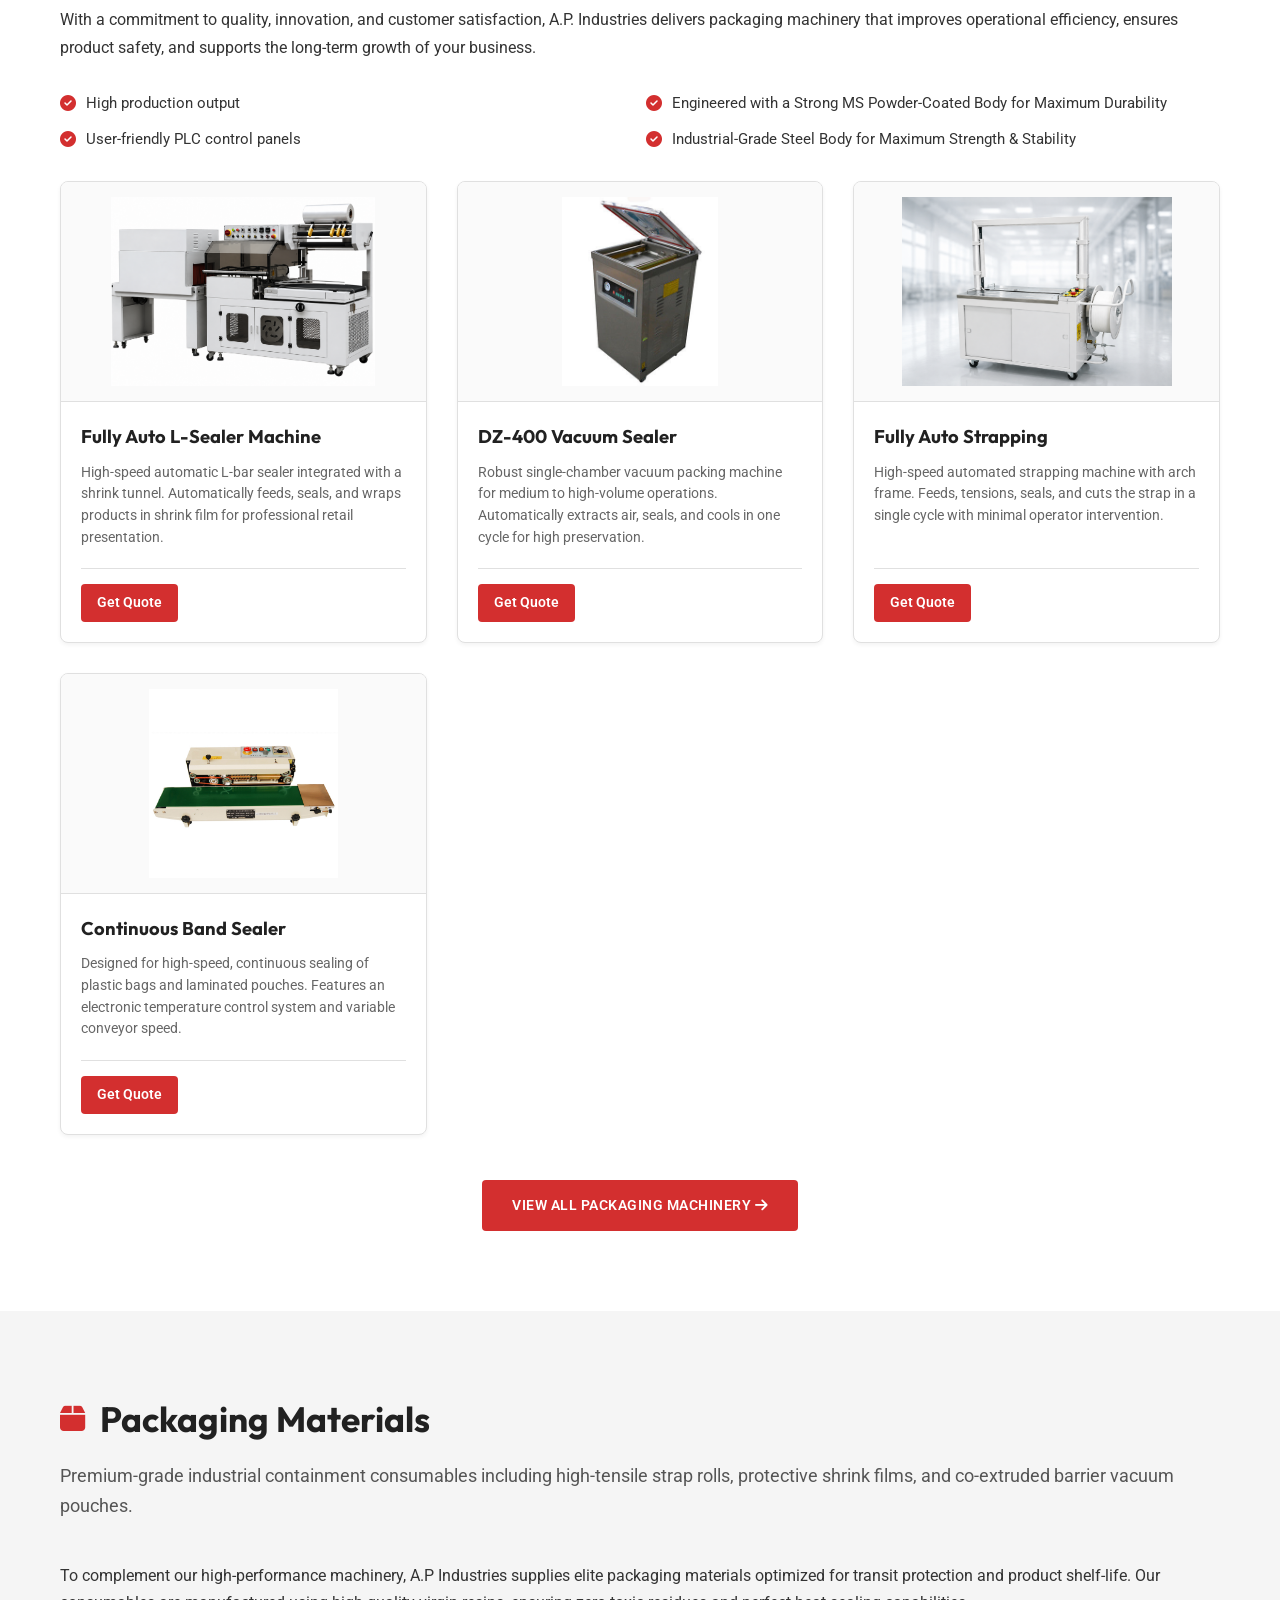
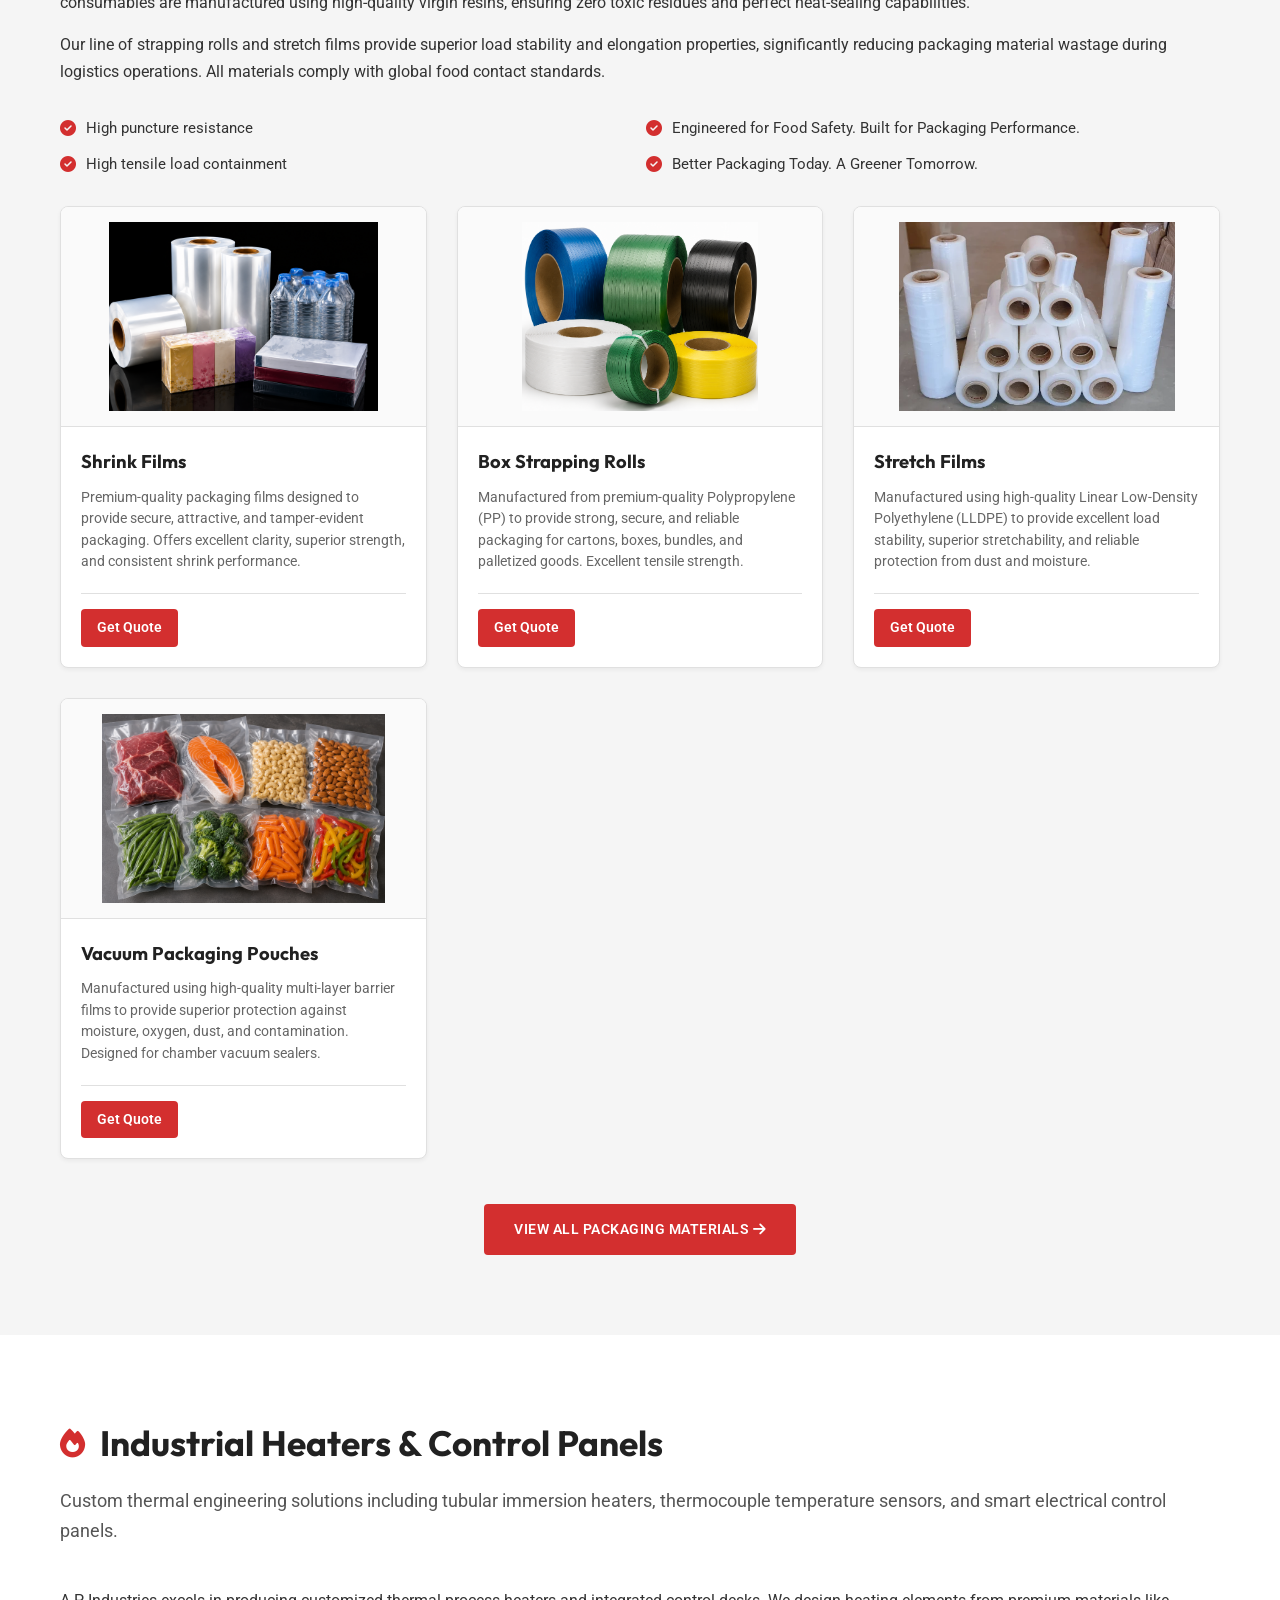
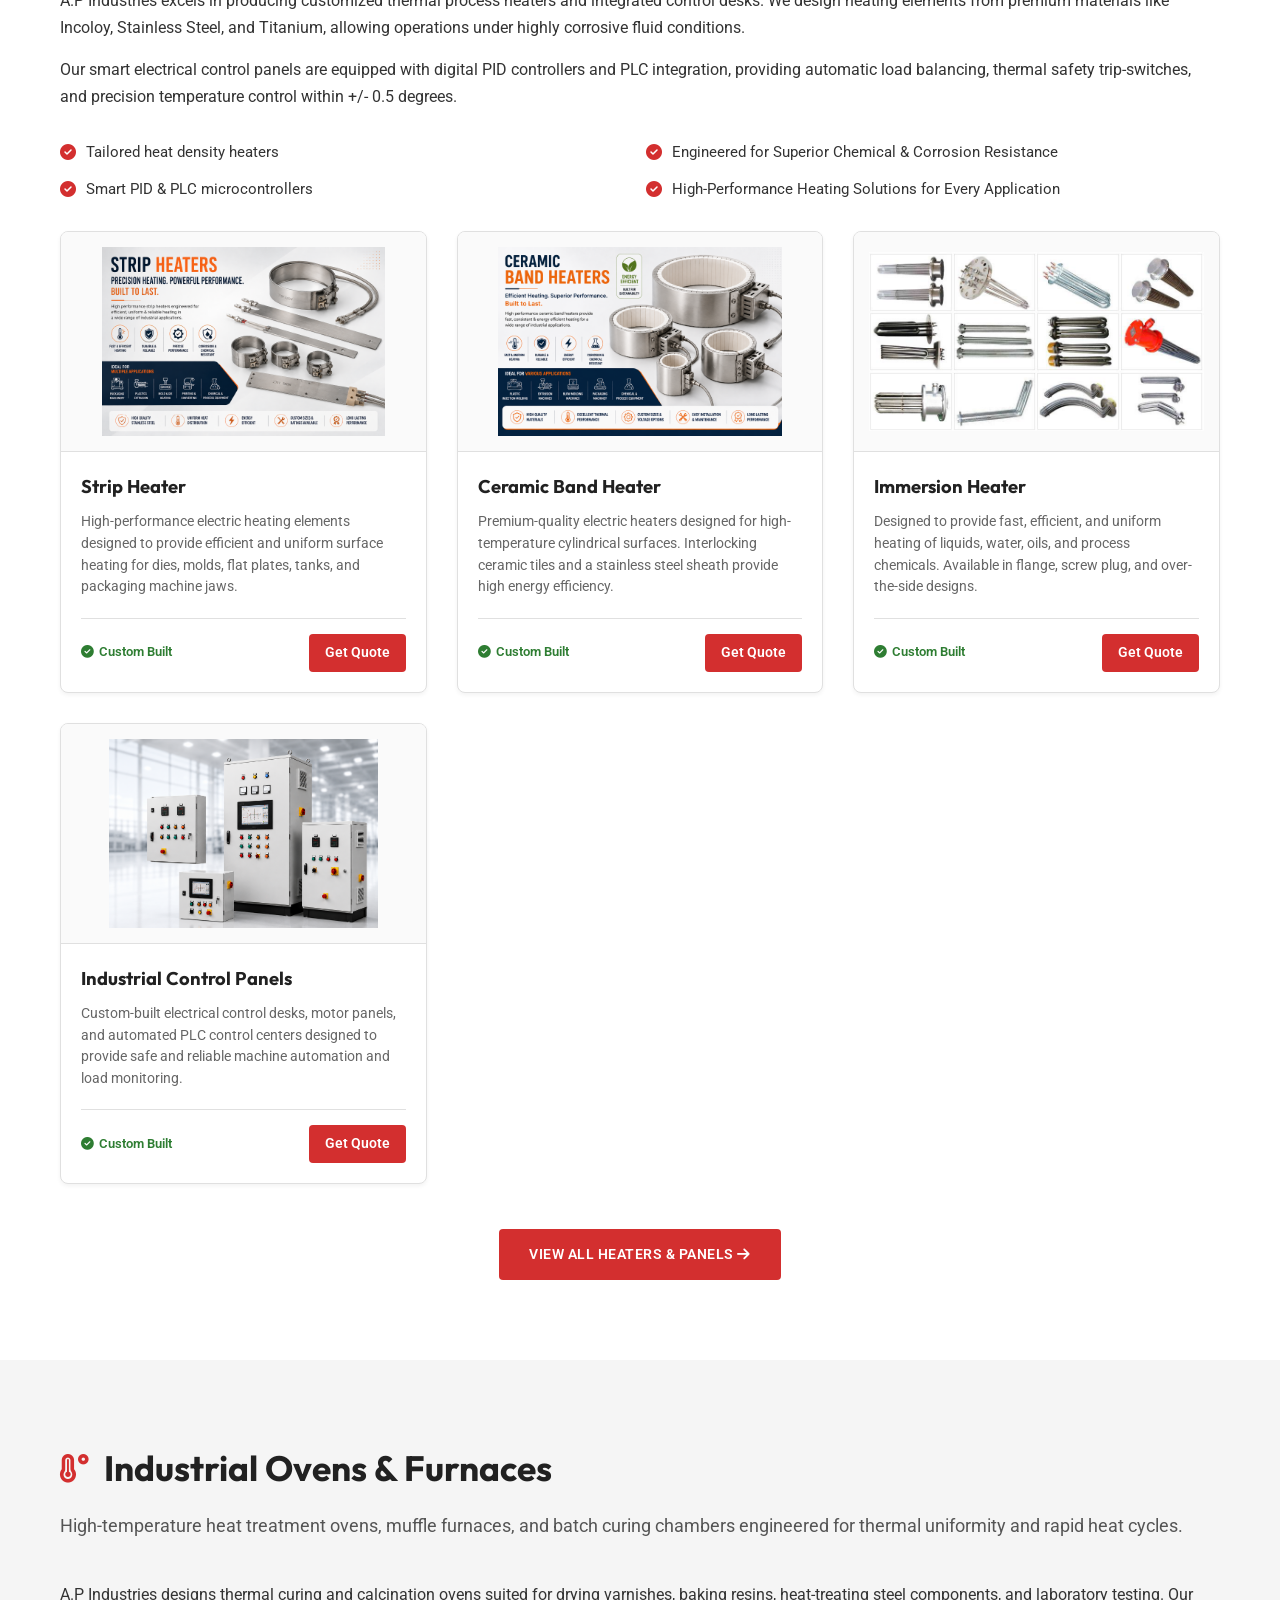
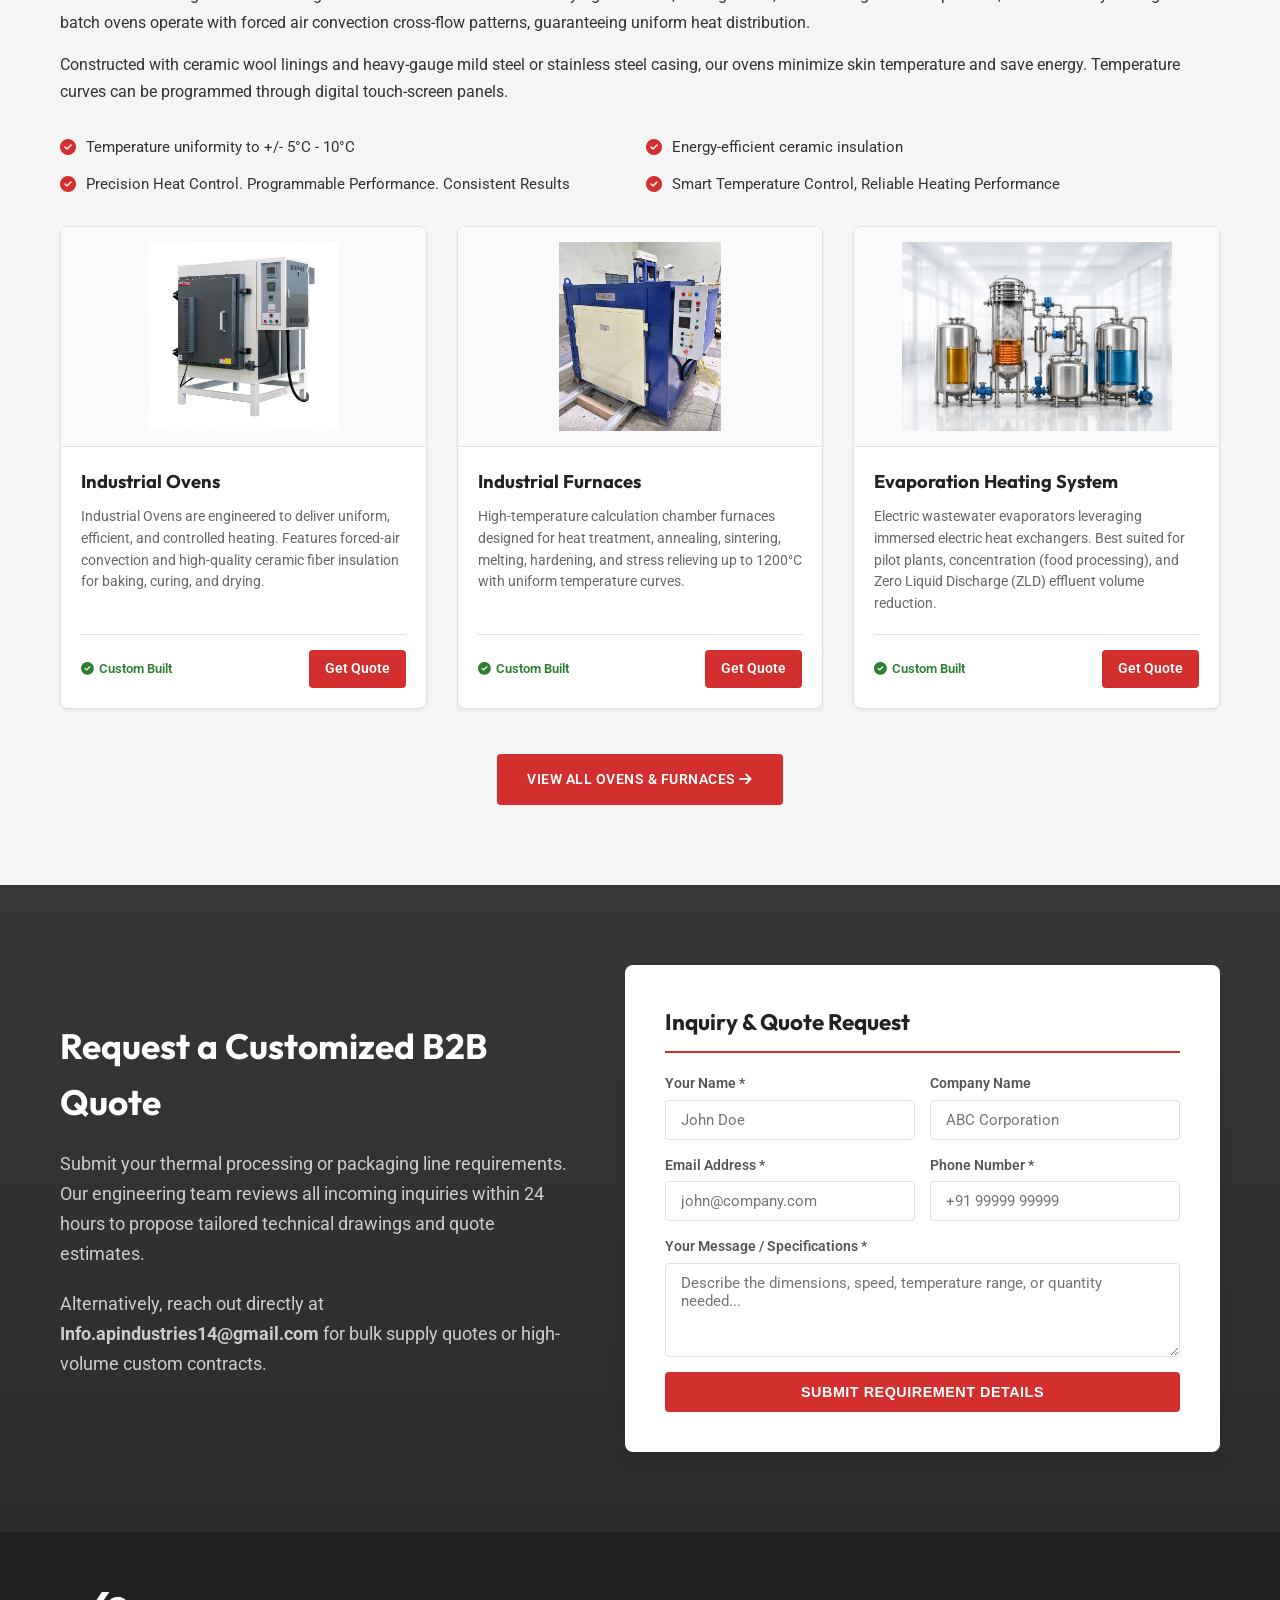
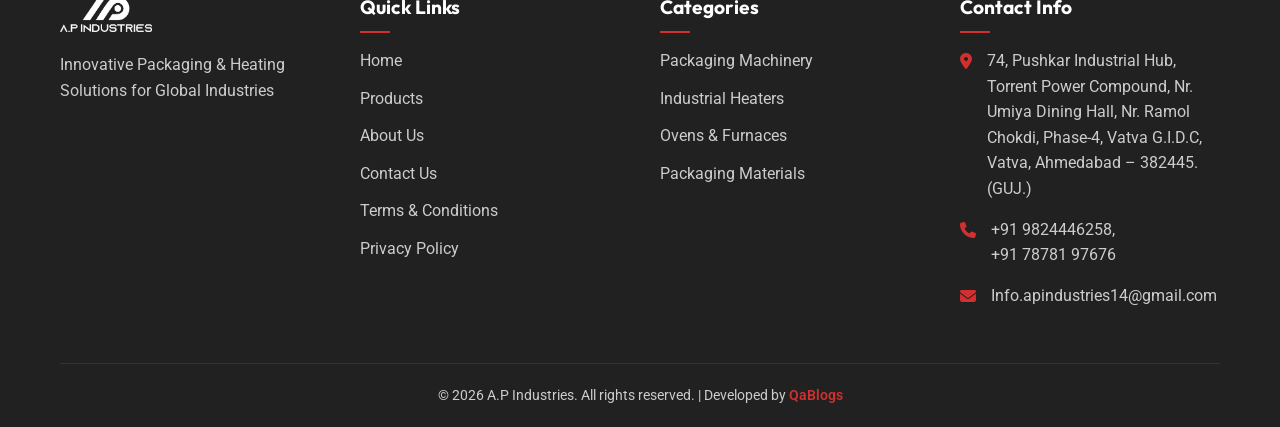
<file: industrial-packaging-heating-categories.html>
<!DOCTYPE html>
<html lang="en">

<head>
    <meta charset="UTF-8">
    <meta name="viewport" content="width=device-width, initial-scale=1.0">
    <title>Industrial Product Categories | A.P Industries Packaging & Heating Solutions</title>

    <!-- SEO Meta Tags -->
    <meta name="description"
        content="Discover our extensive range of packaging machinery, materials, industrial heating elements, control panels, ovens, and furnaces manufactured by A.P Industries. High performance B2B engineering.">
    <meta name="keywords"
        content="industrial packaging machinery, shrink wrapping sealer, pet strapping roll, electric immersion heaters, temperature control panels, industrial baking ovens, muffle furnace India">
    <meta name="author" content="A.P Industries">

    <!-- Favicon -->
    <link rel="icon" href="images/favicon.ico" type="image/x-icon">

    <!-- External CSS -->
    <link rel="stylesheet" href="css/style.css">

    <!-- Font Awesome for Icons -->
    <link rel="stylesheet" href="https://cdnjs.cloudflare.com/ajax/libs/font-awesome/6.4.0/css/all.min.css">
</head>

<body>

    <!-- Top Bar -->
    <div class="top-bar">
        <div class="container">
            <div class="top-bar-info">
                <span><i class="fas fa-envelope"></i> Info.apindustries14@gmail.com</span>
                <span><i class="fas fa-phone"></i> +91 9824446258</span>
            </div>
            <div class="top-bar-social">
                <a href="#"><i class="fab fa-facebook-f"></i></a>
                <a href="#" style="margin-left: 15px;"><i class="fab fa-linkedin-in"></i></a>
                <a href="#" style="margin-left: 15px;"><i class="fab fa-youtube"></i></a>
            </div>
        </div>
    </div>

    <!-- Header Navigation -->
    <header>
        <div class="container">
            <nav class="nav-container">
                <a href="index.html" class="logo">
                    <img src="images/logo.png" alt="A.P Industries Logo">
                </a>

                <ul class="nav-links">
                    <li><a href="index.html#home">Home</a></li>
                    <li><a href="industrial-packaging-heating-categories.html" class="active">Products</a></li>
                    <li><a href="about.html">About Us</a></li>
                    <li><a href="contact.html">Contact</a></li>
                </ul>

                <div class="nav-actions">

                    <a href="contact.html" class="btn btn-primary">Let's Connect</a>
                    <div class="mobile-toggle" id="mobile-menu-open"><i class="fas fa-bars"></i></div>
                </div>
            </nav>
        </div>
    </header>

    <!-- Mobile Menu Drawer -->
    <div class="overlay-bg" id="overlay"></div>
    <div class="mobile-menu" id="mobile-menu">
        <div class="close-menu" id="mobile-menu-close"><i class="fas fa-times"></i></div>
        <ul>
            <li><a href="index.html#home">Home</a></li>
            <li><a href="industrial-packaging-heating-categories.html" class="active">Products</a></li>
            <li><a href="about.html">About Us</a></li>
            <li><a href="contact.html">Contact</a></li>
            <li><a href="contact.html">Let's Connect</a></li>
        </ul>
    </div>

    <!-- Category Hero Banner -->
    <section class="categories-hero">
        <div class="container">
            <div class="hero-content">
                <h1>Industrial Product Categories</h1>
                <p>A.P Industries designs, engineers, and manufactures premium-grade packaging machines, wrapping
                    materials, process heating elements, and thermal furnaces for diverse industrial sectors globally.
                </p>
            </div>
        </div>
    </section>

    <!-- Category Quick Navigation Grid -->
    <section class="category-nav-section">
        <div class="container">
            <div class="category-header">
                <h2>Our Core Product</h2>
                <p>Select a category below to explore technical details, product lists, and custom engineering options.
                </p>
            </div>
            <div class="category-nav-grid">
                <a href="#packaging-machinery" class="category-nav-card">
                    <i class="fas fa-cogs"></i>
                    <h3>Packaging Machinery</h3>
                    <span>Explore Products <i class="fas fa-arrow-right"></i></span>
                </a>
                <a href="#packaging-materials" class="category-nav-card">
                    <i class="fas fa-box"></i>
                    <h3>Packaging Materials</h3>
                    <span>Explore Products <i class="fas fa-arrow-right"></i></span>
                </a>
                <a href="#industrial-heaters-control-panels" class="category-nav-card">
                    <i class="fas fa-fire"></i>
                    <h3>Heaters & Control Panels</h3>
                    <span>Explore Products <i class="fas fa-arrow-right"></i></span>
                </a>
                <a href="#industrial-ovens-furnaces" class="category-nav-card">
                    <i class="fas fa-temperature-high"></i>
                    <h3>Ovens & Furnaces</h3>
                    <span>Explore Products <i class="fas fa-arrow-right"></i></span>
                </a>
            </div>
        </div>
    </section>

    <!-- Detailed Section: Packaging Machinery -->
    <section class="category-detail-section" id="packaging-machinery">
        <div class="container">
            <div class="category-detail-header">
                <h2><i class="fas fa-cogs"></i> Packaging Machinery</h2>
                <p class="category-detail-desc">At A.P. Industries, we manufacture and supply precision-engineered
                    manual, semi-automatic, and fully automatic packaging machinery designed to enhance productivity,
                    improve packaging quality, and ensure reliable sealing performance. Our solutions are built to meet
                    the demanding requirements of industries such as food & beverages, pharmaceuticals, FMCG, chemicals,
                    cosmetics, agriculture, and consumer products.</p>
                <p class="category-detail-desc">Our comprehensive range includes sealing machines, vacuum packaging
                    machines, shrink wrapping systems, induction sealing machines, strapping machines, batch coding
                    machines, pouch packing machines, and other secondary packaging equipment. Designed for continuous
                    operation, our machines help reduce downtime, increase production efficiency, and deliver
                    consistent, airtight packaging.</p>
            </div>


            <div class="category-text-block">
                <p>Manufactured using high-quality components, including food-grade SS304 and SS316 stainless steel
                    where required, our equipment complies with industry standards for hygiene, durability, and long
                    service life. Every machine is engineered to provide reliable performance while minimizing
                    maintenance and operating costs.</p>
                <p>From portable sealing and coding machines to fully automatic inline packaging systems with
                    integrated shrink tunnels and customized pneumatic or mechanical controls, our solutions are
                    designed to integrate seamlessly into your existing production line. We also offer customized
                    packaging solutions tailored to your specific product, packaging material, and production
                    requirements.</p>
                <p>With a commitment to quality, innovation, and customer satisfaction, A.P. Industries delivers
                    packaging machinery that improves operational efficiency, ensures product safety, and supports
                    the long-term growth of your business.</p>
                <ul class="category-feature-list">
                    <li><i class="fas fa-circle-check"></i> High production output</li>
                    <li><i class="fas fa-circle-check"></i> Engineered with a Strong MS Powder-Coated Body for
                        Maximum Durability</li>
                    <li><i class="fas fa-circle-check"></i> User-friendly PLC control panels</li>
                    <li><i class="fas fa-circle-check"></i> Industrial-Grade Steel Body for Maximum Strength &
                        Stability</li>
                </ul>
            </div>



            <div class="category-products-grid">
                <!-- Product 1 -->
                <div class="category-product-card">
                    <div class="category-product-img-wrapper">
                        <img src="images/Fully-Auto-L-Sealer-Machine.png" alt="Fully Auto L Sealer Machine"
                            loading="lazy">
                    </div>
                    <div class="category-product-info">
                        <h3>Fully Auto L-Sealer Machine</h3>
                        <p>High-speed automatic L-bar sealer integrated with a shrink tunnel. Automatically feeds,
                            seals, and wraps products in shrink film for professional retail presentation.</p>
                        <div class="category-product-actions">

                            <a href="#inquiry" class="btn-quote">Get Quote</a>
                        </div>
                    </div>
                </div>

                <!-- Product 2 -->
                <div class="category-product-card">
                    <div class="category-product-img-wrapper">
                        <img src="images/DZ-400.jpg" alt="DZ-400 Vacuum Packing Machine" loading="lazy">
                    </div>
                    <div class="category-product-info">
                        <h3>DZ-400 Vacuum Sealer</h3>
                        <p>Robust single-chamber vacuum packing machine for medium to high-volume operations.
                            Automatically extracts air, seals, and cools in one cycle for high preservation.</p>
                        <div class="category-product-actions">

                            <a href="#inquiry" class="btn-quote">Get Quote</a>
                        </div>
                    </div>
                </div>

                <!-- Product 3 -->
                <div class="category-product-card">
                    <div class="category-product-img-wrapper">
                        <img src="images/Fully-Auto-Box-Strapping-Machine.png" alt="Fully Automatic Strapping Machine"
                            loading="lazy">
                    </div>
                    <div class="category-product-info">
                        <h3>Fully Auto Strapping</h3>
                        <p>High-speed automated strapping machine with arch frame. Feeds, tensions, seals, and cuts the
                            strap in a single cycle with minimal operator intervention.</p>
                        <div class="category-product-actions">

                            <a href="#inquiry" class="btn-quote">Get Quote</a>
                        </div>
                    </div>
                </div>

                <!-- Product 4 -->
                <div class="category-product-card">
                    <div class="category-product-img-wrapper">
                        <img src="images/Band Sealer Machine - MS Horizontal.jpg" alt="Continuous Band Sealer"
                            loading="lazy">
                    </div>
                    <div class="category-product-info">
                        <h3>Continuous Band Sealer</h3>
                        <p>Designed for high-speed, continuous sealing of plastic bags and laminated pouches. Features
                            an electronic temperature control system and variable conveyor speed.</p>
                        <div class="category-product-actions">

                            <a href="#inquiry" class="btn-quote">Get Quote</a>
                        </div>
                    </div>
                </div>
            </div>
            <div class="category-view-all-wrap">
                <a href="packaging-machinery-products.html" class="btn btn-primary">View All Packaging Machinery <i
                        class="fas fa-arrow-right"></i></a>
            </div>
        </div>
    </section>

    <!-- Detailed Section: Packaging Materials -->
    <section class="category-detail-section" id="packaging-materials">
        <div class="container">
            <div class="category-detail-header">
                <h2><i class="fas fa-box"></i> Packaging Materials</h2>
                <p class="category-detail-desc">Premium-grade industrial containment consumables including high-tensile
                    strap rolls, protective shrink films, and co-extruded barrier vacuum pouches.</p>
            </div>
            <div class="category-text-block">
                <p>To complement our high-performance machinery, A.P Industries supplies elite packaging materials
                    optimized for transit protection and product shelf-life. Our consumables are manufactured using
                    high-quality virgin resins, ensuring zero toxic residues and perfect heat-sealing capabilities.
                </p>
                <p>Our line of strapping rolls and stretch films provide superior load stability and elongation
                    properties, significantly reducing packaging material wastage during logistics operations. All
                    materials comply with global food contact standards.</p>
                <ul class="category-feature-list">
                    <li><i class="fas fa-circle-check"></i> High puncture resistance</li>
                    <li><i class="fas fa-circle-check"></i> Engineered for Food Safety. Built for Packaging
                        Performance.</li>
                    <li><i class="fas fa-circle-check"></i> High tensile load containment</li>
                    <li><i class="fas fa-circle-check"></i> Better Packaging Today. A Greener Tomorrow.</li>
                </ul>
            </div>
            <div class="category-products-grid">
                <!-- Product 1 -->
                <div class="category-product-card">
                    <div class="category-product-img-wrapper">
                        <img src="images/Shrink-Films.png" alt="Shrink Films" loading="lazy">
                    </div>
                    <div class="category-product-info">
                        <h3>Shrink Films</h3>
                        <p>Premium-quality packaging films designed to provide secure, attractive, and tamper-evident
                            packaging. Offers excellent clarity, superior strength, and consistent shrink performance.
                        </p>
                        <div class="category-product-actions">

                            <a href="#inquiry" class="btn-quote">Get Quote</a>
                        </div>
                    </div>
                </div>

                <!-- Product 2 -->
                <div class="category-product-card">
                    <div class="category-product-img-wrapper">
                        <img src="images/Box-Strapping-Rolls.png" alt="Box Strapping Rolls" loading="lazy">
                    </div>
                    <div class="category-product-info">
                        <h3>Box Strapping Rolls</h3>
                        <p>Manufactured from premium-quality Polypropylene (PP) to provide strong, secure, and reliable
                            packaging for cartons, boxes, bundles, and palletized goods. Excellent tensile strength.</p>
                        <div class="category-product-actions">

                            <a href="#inquiry" class="btn-quote">Get Quote</a>
                        </div>
                    </div>
                </div>

                <!-- Product 3 -->
                <div class="category-product-card">
                    <div class="category-product-img-wrapper">
                        <img src="images/Stretch Film LDPE.jpg" alt="Stretch Films" loading="lazy">
                    </div>
                    <div class="category-product-info">
                        <h3>Stretch Films</h3>
                        <p>Manufactured using high-quality Linear Low-Density Polyethylene (LLDPE) to provide excellent
                            load stability, superior stretchability, and reliable protection from dust and moisture.</p>
                        <div class="category-product-actions">

                            <a href="#inquiry" class="btn-quote">Get Quote</a>
                        </div>
                    </div>
                </div>

                <!-- Product 4 -->
                <div class="category-product-card">
                    <div class="category-product-img-wrapper">
                        <img src="images/Vacuum-Packing-Pouches.png" alt="Vacuum Packing Pouches" loading="lazy">
                    </div>
                    <div class="category-product-info">
                        <h3>Vacuum Packaging Pouches</h3>
                        <p>Manufactured using high-quality multi-layer barrier films to provide superior protection
                            against moisture, oxygen, dust, and contamination. Designed for chamber vacuum sealers.</p>
                        <div class="category-product-actions">

                            <a href="#inquiry" class="btn-quote">Get Quote</a>
                        </div>
                    </div>
                </div>
            </div>
            <div class="category-view-all-wrap">
                <a href="packaging-materials-products.html" class="btn btn-primary">View All Packaging Materials <i
                        class="fas fa-arrow-right"></i></a>
            </div>
        </div>
    </section>

    <!-- Detailed Section: Industrial Heaters & Control Panel -->
    <section class="category-detail-section" id="industrial-heaters-control-panels">
        <div class="container">
            <div class="category-detail-header">
                <h2><i class="fas fa-fire"></i> Industrial Heaters & Control Panels</h2>
                <p class="category-detail-desc">Custom thermal engineering solutions including tubular immersion
                    heaters, thermocouple temperature sensors, and smart electrical control panels.</p>
            </div>
            <div class="category-text-block">
                <p>A.P Industries excels in producing customized thermal process heaters and integrated control
                    desks. We design heating elements from premium materials like Incoloy, Stainless Steel, and
                    Titanium, allowing operations under highly corrosive fluid conditions.</p>
                <p>Our smart electrical control panels are equipped with digital PID controllers and PLC
                    integration, providing automatic load balancing, thermal safety trip-switches, and precision
                    temperature control within +/- 0.5 degrees.</p>
                <ul class="category-feature-list">
                    <li><i class="fas fa-circle-check"></i> Tailored heat density heaters</li>
                    <li><i class="fas fa-circle-check"></i> Engineered for Superior Chemical & Corrosion Resistance
                    </li>
                    <li><i class="fas fa-circle-check"></i> Smart PID & PLC microcontrollers</li>
                    <li><i class="fas fa-circle-check"></i> High-Performance Heating Solutions for Every Application
                    </li>
                </ul>
            </div>
            <div class="category-products-grid">
                <!-- Product 1 -->
                <div class="category-product-card">
                    <div class="category-product-img-wrapper">
                        <img src="images/Stip-Heaters.png" alt="Strip Heater" loading="lazy">
                    </div>
                    <div class="category-product-info">
                        <h3>Strip Heater</h3>
                        <p>High-performance electric heating elements designed to provide efficient and uniform surface
                            heating for dies, molds, flat plates, tanks, and packaging machine jaws.</p>
                        <div class="category-product-actions">
                            <span class="product-status"><i class="fas fa-circle-check"></i> Custom Built</span>
                            <a href="#inquiry" class="btn-quote">Get Quote</a>
                        </div>
                    </div>
                </div>

                <!-- Product 2 -->
                <div class="category-product-card">
                    <div class="category-product-img-wrapper">
                        <img src="images/Ceramic-Band-Heaters.png" alt="Ceramic Band Heater" loading="lazy">
                    </div>
                    <div class="category-product-info">
                        <h3>Ceramic Band Heater</h3>
                        <p>Premium-quality electric heaters designed for high-temperature cylindrical surfaces.
                            Interlocking ceramic tiles and a stainless steel sheath provide high energy efficiency.</p>
                        <div class="category-product-actions">
                            <span class="product-status"><i class="fas fa-circle-check"></i> Custom Built</span>
                            <a href="#inquiry" class="btn-quote">Get Quote</a>
                        </div>
                    </div>
                </div>

                <!-- Product 3 -->
                <div class="category-product-card">
                    <div class="category-product-img-wrapper">
                        <img src="images/Immersion-Heaters.png" alt="Immersion Heater" loading="lazy">
                    </div>
                    <div class="category-product-info">
                        <h3>Immersion Heater</h3>
                        <p>Designed to provide fast, efficient, and uniform heating of liquids, water, oils, and process
                            chemicals. Available in flange, screw plug, and over-the-side designs.</p>
                        <div class="category-product-actions">
                            <span class="product-status"><i class="fas fa-circle-check"></i> Custom Built</span>
                            <a href="#inquiry" class="btn-quote">Get Quote</a>
                        </div>
                    </div>
                </div>

                <!-- Product 4 -->
                <div class="category-product-card">
                    <div class="category-product-img-wrapper">
                        <img src="images/industrial-control-panel.png" alt="Industrial Control Panels" loading="lazy">
                    </div>
                    <div class="category-product-info">
                        <h3>Industrial Control Panels</h3>
                        <p>Custom-built electrical control desks, motor panels, and automated PLC control centers
                            designed to provide safe and reliable machine automation and load monitoring.</p>
                        <div class="category-product-actions">
                            <span class="product-status"><i class="fas fa-circle-check"></i> Custom Built</span>
                            <a href="#inquiry" class="btn-quote">Get Quote</a>
                        </div>
                    </div>
                </div>
            </div>
            <div class="category-view-all-wrap">
                <a href="industrial-heaters-control-panels-products.html" class="btn btn-primary">View All Heaters &
                    Panels <i class="fas fa-arrow-right"></i></a>
            </div>
        </div>
    </section>

    <!-- Detailed Section: Industrial Ovens & Furnace -->
    <section class="category-detail-section" id="industrial-ovens-furnaces">
        <div class="container">
            <div class="category-detail-header">
                <h2><i class="fas fa-temperature-high"></i> Industrial Ovens & Furnaces</h2>
                <p class="category-detail-desc">High-temperature heat treatment ovens, muffle furnaces, and batch curing
                    chambers engineered for thermal uniformity and rapid heat cycles.</p>
            </div>
            <div class="category-text-block">
                <p>A.P Industries designs thermal curing and calcination ovens suited for drying varnishes, baking
                    resins, heat-treating steel components, and laboratory testing. Our batch ovens operate with
                    forced air convection cross-flow patterns, guaranteeing uniform heat distribution.</p>
                <p>Constructed with ceramic wool linings and heavy-gauge mild steel or stainless steel casing, our
                    ovens minimize skin temperature and save energy. Temperature curves can be programmed through
                    digital touch-screen panels.</p>
                <ul class="category-feature-list">
                    <li><i class="fas fa-circle-check"></i> Temperature uniformity to +/- 5°C - 10°C</li>
                    <li><i class="fas fa-circle-check"></i> Energy-efficient ceramic insulation</li>
                    <li><i class="fas fa-circle-check"></i> Precision Heat Control. Programmable Performance.
                        Consistent Results</li>
                    <li><i class="fas fa-circle-check"></i> Smart Temperature Control, Reliable Heating Performance
                    </li>
                </ul>
            </div>
            <div class="category-products-grid">
                <!-- Product 1 -->
                <div class="category-product-card">
                    <div class="category-product-img-wrapper">
                        <img src="images/Industial Oven.jpg" alt="Industrial Ovens" loading="lazy">
                    </div>
                    <div class="category-product-info">
                        <h3>Industrial Ovens</h3>
                        <p>Industrial Ovens are engineered to deliver uniform, efficient, and controlled heating.
                            Features forced-air convection and high-quality ceramic fiber insulation for baking, curing,
                            and drying.</p>
                        <div class="category-product-actions">
                            <span class="product-status"><i class="fas fa-circle-check"></i> Custom Built</span>
                            <a href="#inquiry" class="btn-quote">Get Quote</a>
                        </div>
                    </div>
                </div>

                <!-- Product 2 -->
                <div class="category-product-card">
                    <div class="category-product-img-wrapper">
                        <img src="images/Oven.png" alt="Industrial Furnaces" loading="lazy">
                    </div>
                    <div class="category-product-info">
                        <h3>Industrial Furnaces</h3>
                        <p>High-temperature calculation chamber furnaces designed for heat treatment, annealing,
                            sintering, melting, hardening, and stress relieving up to 1200°C with uniform temperature
                            curves.</p>
                        <div class="category-product-actions">
                            <span class="product-status"><i class="fas fa-circle-check"></i> Custom Built</span>
                            <a href="#inquiry" class="btn-quote">Get Quote</a>
                        </div>
                    </div>
                </div>

                <!-- Product 3 -->
                <div class="category-product-card">
                    <div class="category-product-img-wrapper">
                        <img src="images/Evaporation-Heating-System.png" alt="Evaporation Heating System"
                            loading="lazy">
                    </div>
                    <div class="category-product-info">
                        <h3>Evaporation Heating System</h3>
                        <p>Electric wastewater evaporators leveraging immersed electric heat exchangers. Best suited for
                            pilot plants, concentration (food processing), and Zero Liquid Discharge (ZLD) effluent
                            volume reduction.</p>
                        <div class="category-product-actions">
                            <span class="product-status"><i class="fas fa-circle-check"></i> Custom Built</span>
                            <a href="#inquiry" class="btn-quote">Get Quote</a>
                        </div>
                    </div>
                </div>
            </div>
            <div class="category-view-all-wrap">
                <a href="industrial-ovens-furnaces-products.html" class="btn btn-primary">View All Ovens & Furnaces <i
                        class="fas fa-arrow-right"></i></a>
            </div>
        </div>
    </section>

    <!-- Category Inquiry Form -->
    <section class="category-inquiry-section" id="inquiry">
        <div class="container">
            <div class="category-inquiry-flex">
                <div class="category-inquiry-content">
                    <h2>Request a Customized B2B Quote</h2>
                    <p>Submit your thermal processing or packaging line requirements. Our engineering team reviews all
                        incoming inquiries within 24 hours to propose tailored technical drawings and quote estimates.
                    </p>
                    <p>Alternatively, reach out directly at <strong>Info.apindustries14@gmail.com</strong> for bulk
                        supply quotes or high-volume custom contracts.</p>
                </div>
                <form class="category-inquiry-form" action="#" method="POST">
                    <h3>Inquiry & Quote Request</h3>
                    <input type="hidden" id="contact-subject" value="Industrial Packaging & Heating Categories Inquiry">
                    <div class="form-group-grid">
                        <div class="form-control-wrap">
                            <label for="contact-name">Your Name *</label>
                            <input type="text" id="contact-name" placeholder="John Doe" required>
                        </div>
                        <div class="form-control-wrap">
                            <label for="contact-company">Company Name</label>
                            <input type="text" id="contact-company" placeholder="ABC Corporation">
                        </div>
                    </div>
                    <div class="form-group-grid">
                        <div class="form-control-wrap">
                            <label for="contact-email">Email Address *</label>
                            <input type="email" id="contact-email" placeholder="john@company.com" required>
                        </div>
                        <div class="form-control-wrap">
                            <label for="contact-phone">Phone Number *</label>
                            <input type="tel" id="contact-phone" placeholder="+91 99999 99999" required>
                        </div>
                    </div>
                    <div class="form-control-wrap">
                        <label for="contact-message">Your Message / Specifications *</label>
                        <textarea id="contact-message" rows="4"
                            placeholder="Describe the dimensions, speed, temperature range, or quantity needed..."
                            required></textarea>
                    </div>
                    <button type="submit" class="btn btn-primary" style="width: 100%; border: none;">Submit Requirement
                        Details</button>
                </form>
            </div>
        </div>
    </section>

    <!-- Footer -->
    <footer>
        <div class="container">
            <div class="footer-grid">
                <div class="footer-col">
                    <img src="images/logo.png" alt="AP Logo"
                        style="height: 40px; margin-bottom: 20px; filter: brightness(0) invert(1);">
                    <p>Innovative Packaging &amp; Heating Solutions for Global Industries</p>
                </div>
                <div class="footer-col">
                    <h4>Quick Links</h4>
                    <ul>
                        <li><a href="index.html#home">Home</a></li>
                        <li><a href="industrial-packaging-heating-categories.html">Products</a></li>
                        <li><a href="about.html">About Us</a></li>
                        <li><a href="contact.html">Contact Us</a></li>
                        <li><a href="terms-and-conditions.html">Terms &amp; Conditions</a></li>
                        <li><a href="privacy-policy.html">Privacy Policy</a></li>
                    </ul>
                </div>
                <div class="footer-col">
                    <h4>Categories</h4>
                    <ul>
                        <li><a href="#packaging-machinery">Packaging Machinery</a></li>
                        <li><a href="#industrial-heaters-control-panels">Industrial Heaters</a></li>
                        <li><a href="#industrial-ovens-furnaces">Ovens & Furnaces</a></li>
                        <li><a href="#packaging-materials">Packaging Materials</a></li>
                    </ul>
                </div>
                <div class="footer-col">
                    <h4>Contact Info</h4>
                    <div class="contact-item">
                        <i class="fas fa-location-dot"></i>
                        <p>74, Pushkar Industrial Hub, Torrent Power Compound, Nr. Umiya Dining Hall, Nr. Ramol Chokdi,
                            Phase-4, Vatva G.I.D.C, Vatva, Ahmedabad – 382445. (GUJ.)</p>
                    </div>
                    <div class="contact-item">
                        <i class="fas fa-phone"></i>
                        <p>+91 9824446258,<br>+91 78781 97676</p>
                    </div>
                    <div class="contact-item">
                        <i class="fas fa-envelope"></i>
                        <p>Info.apindustries14@gmail.com</p>
                    </div>
                </div>
            </div>
            <div class="copyright-bar">
                <p>&copy; <span id="current-year">2026</span> A.P Industries. All rights reserved. | Developed by <a
                        href="https://qablogs.com/" class="developer-link" target="_blank"
                        rel="noopener noreferrer">QaBlogs</a></p>
            </div>
        </div>
    </footer>

    <!-- External JavaScript -->
    <script src="js/main.js"></script>
</body>

</html>
</file>
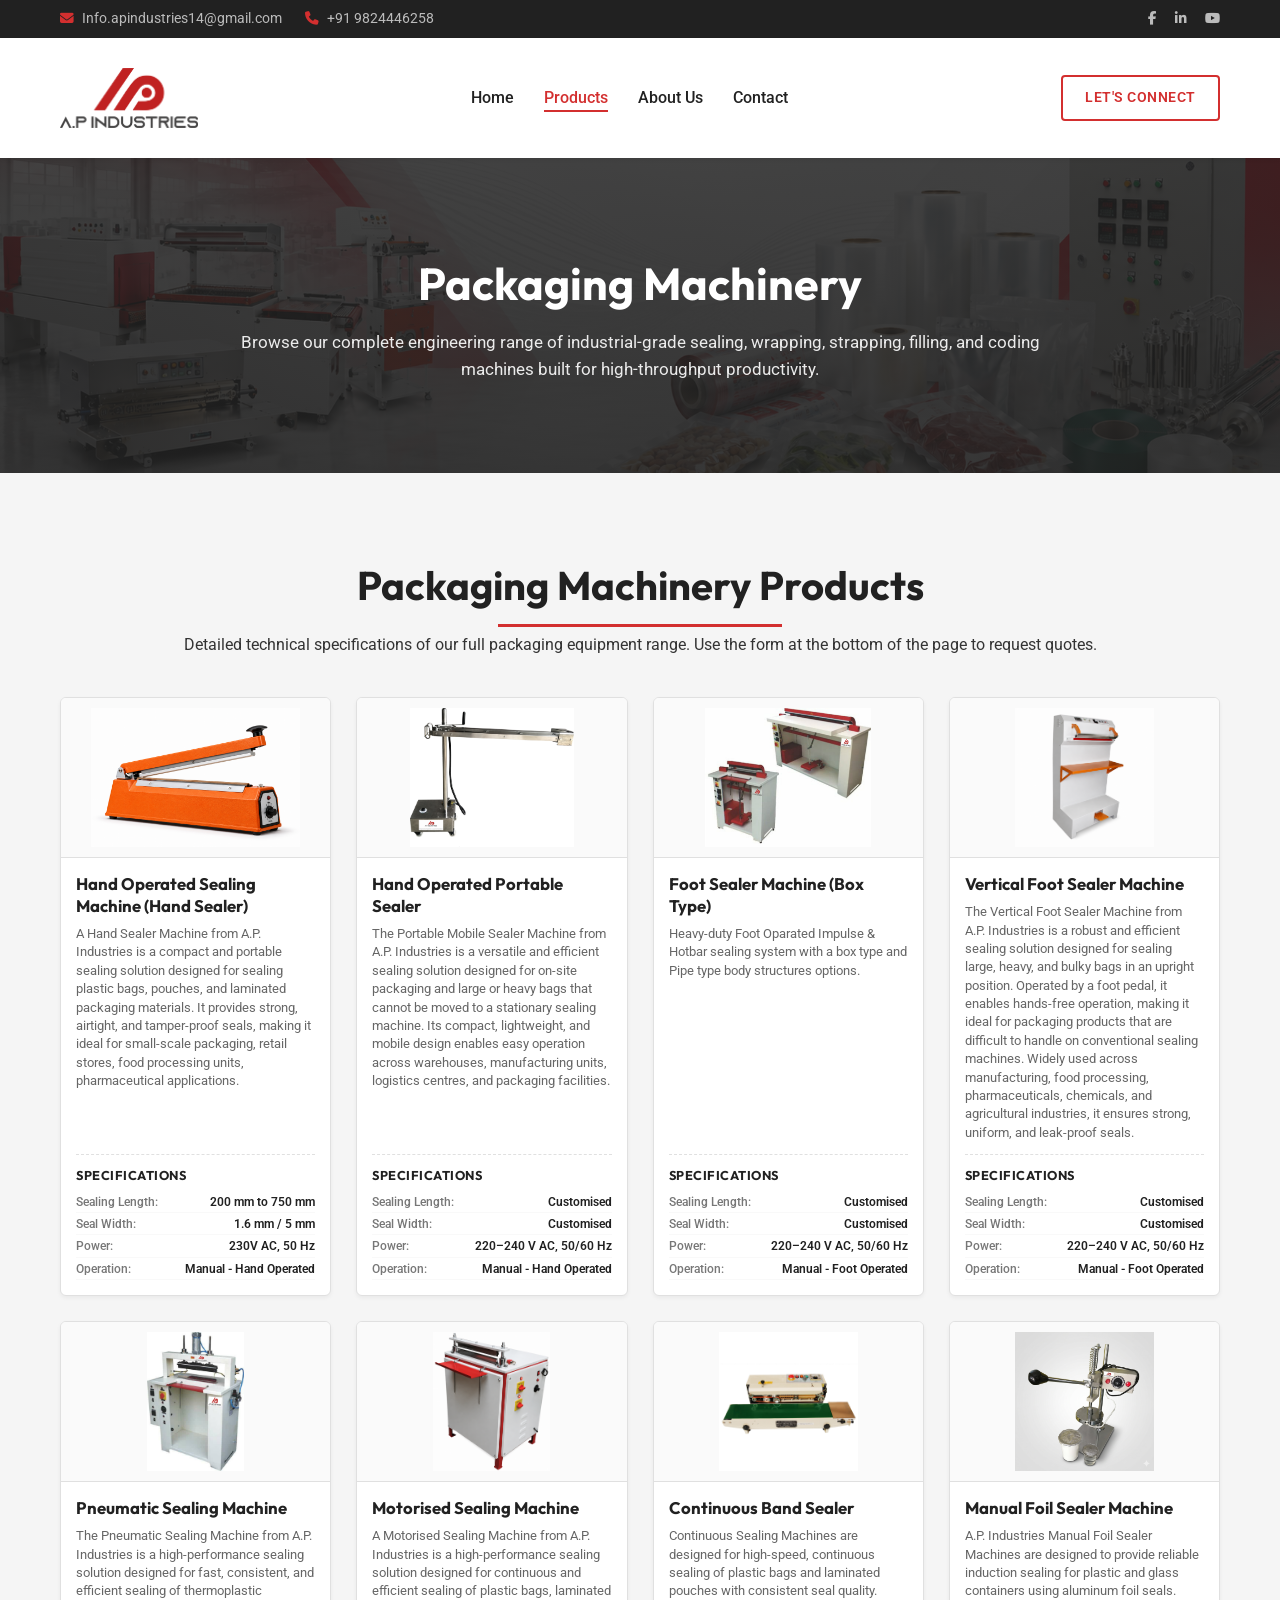
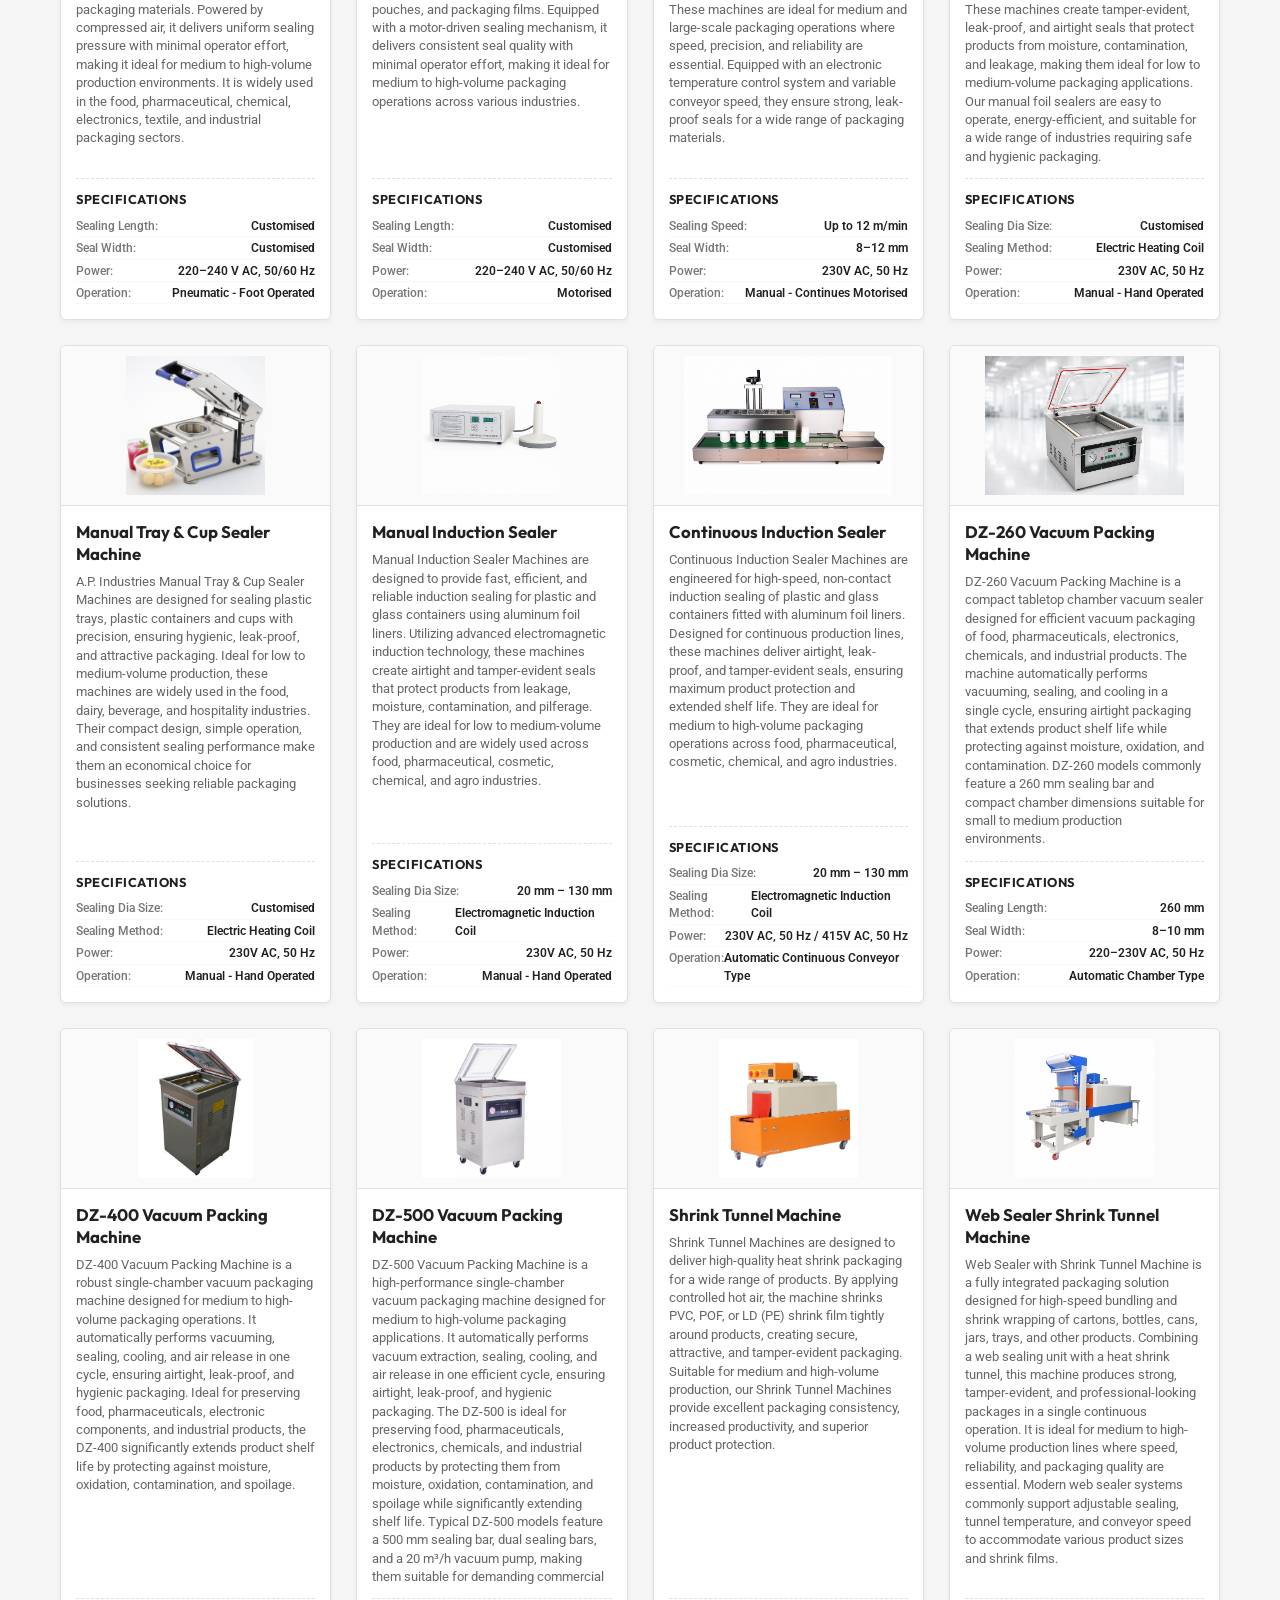
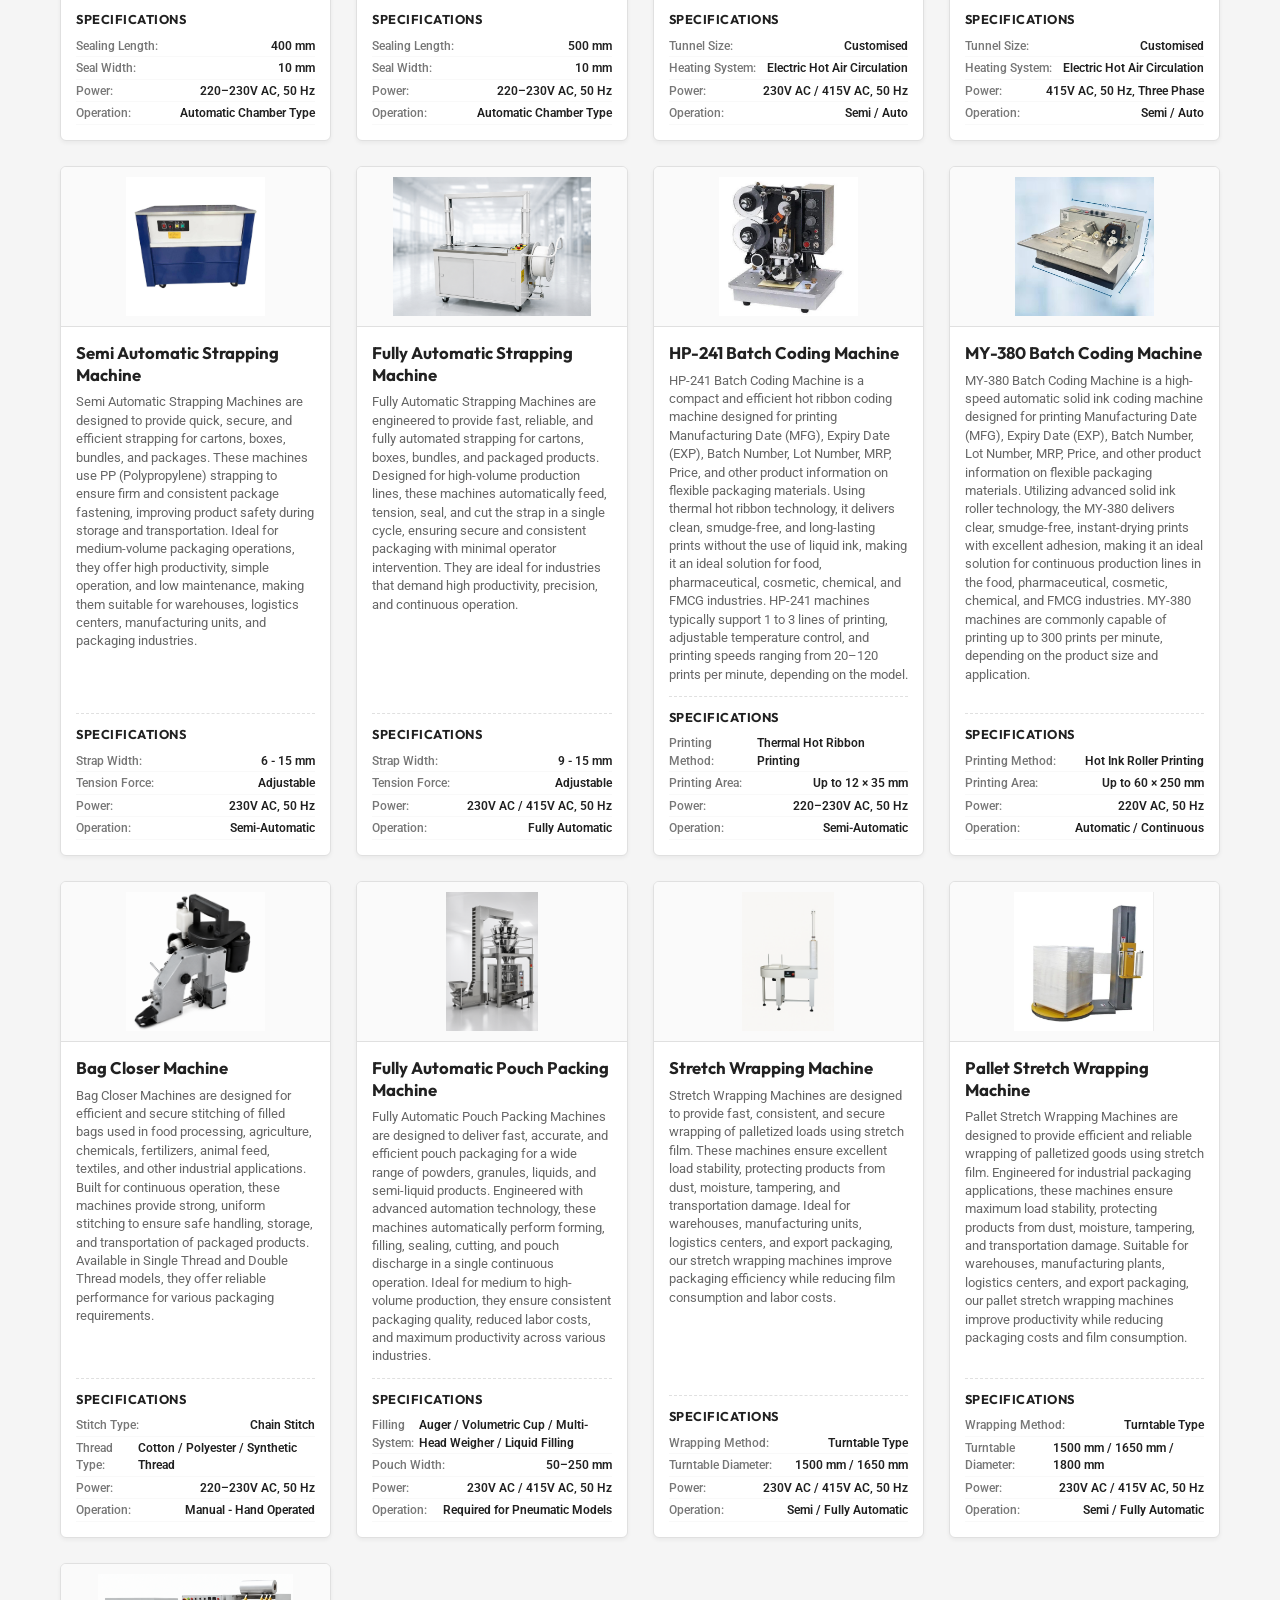
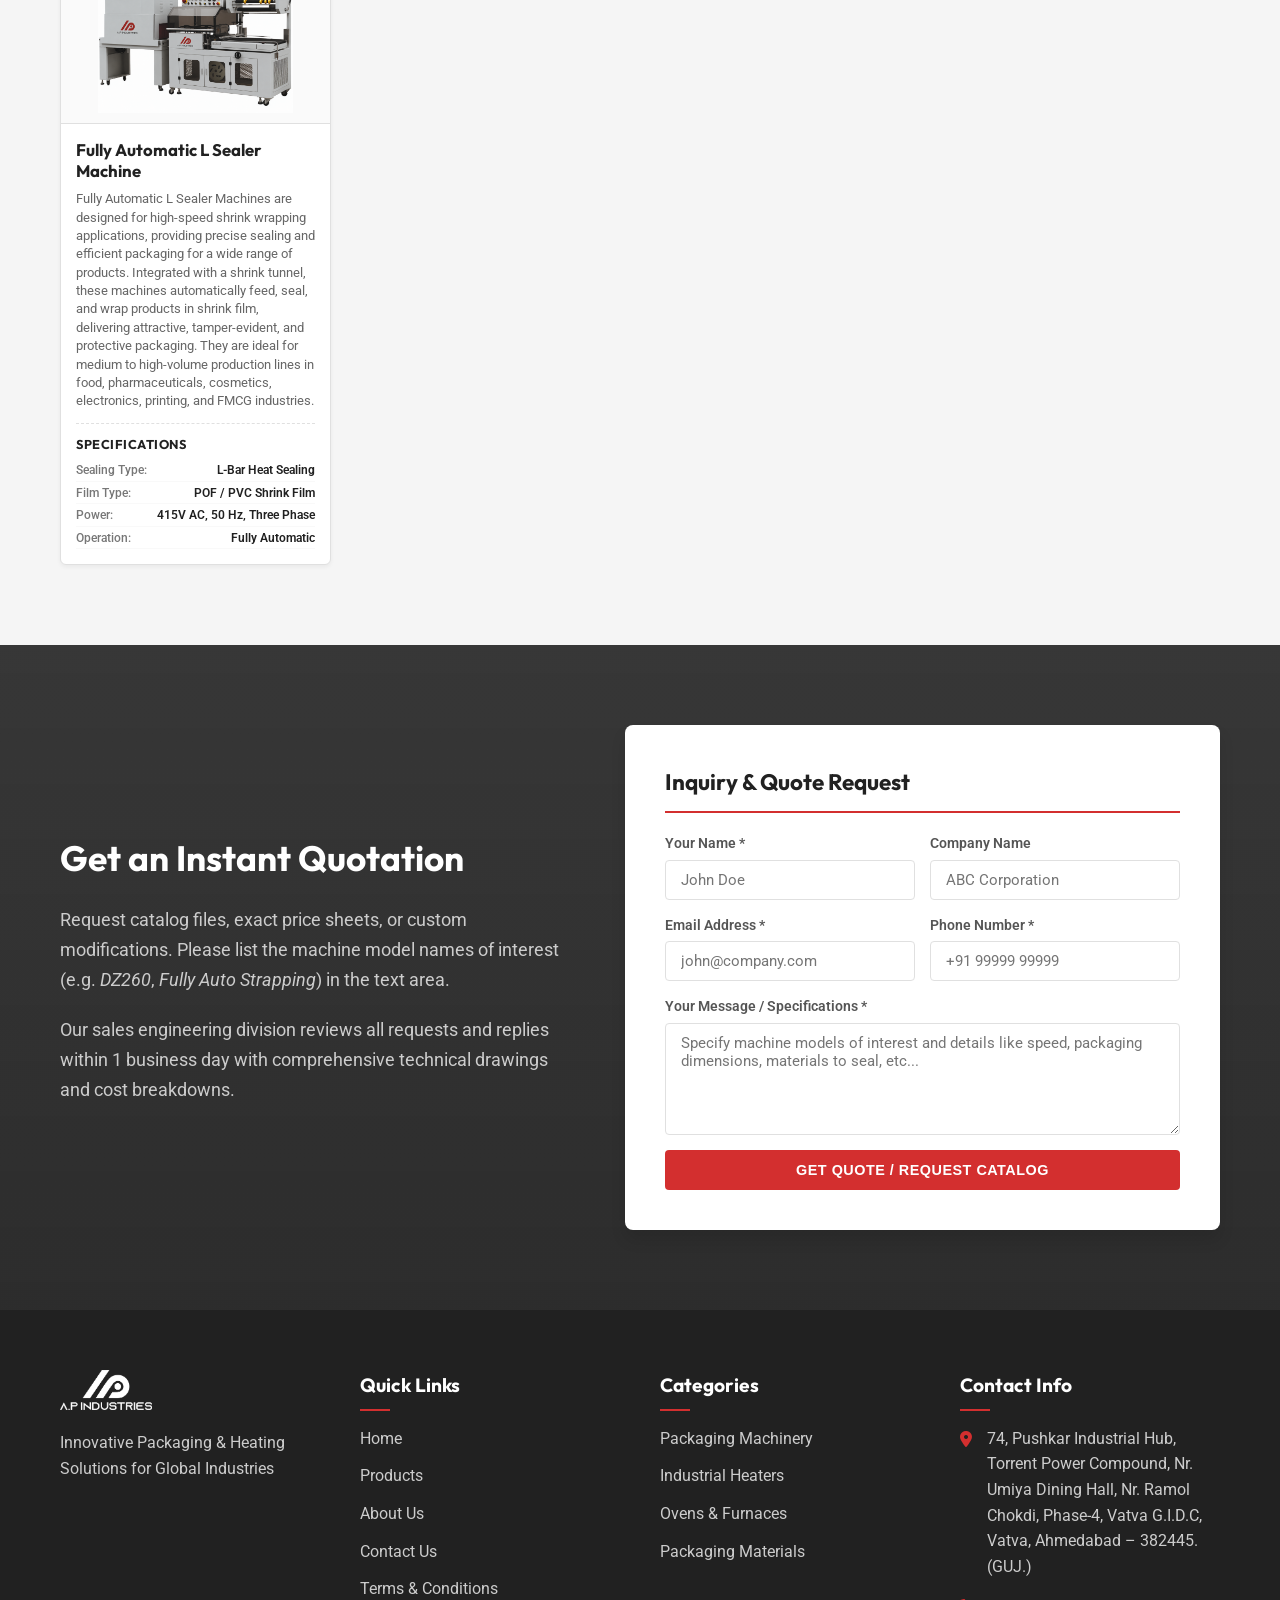
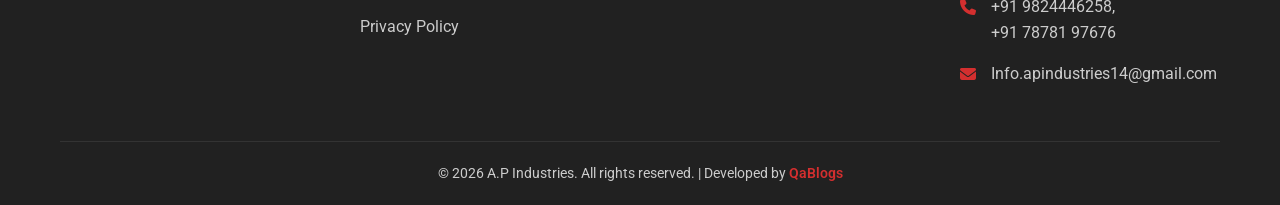
<file: packaging-machinery-products.html>
<!DOCTYPE html>
<html lang="en">

<head>
    <meta charset="UTF-8">
    <meta name="viewport" content="width=device-width, initial-scale=1.0">
    <title>Packaging Machinery Catalog | A.P Industries</title>

    <!-- SEO Meta Tags -->
    <meta name="description"
        content="Explore A.P Industries' full range of packaging machinery. From hand and foot sealers to automatic band sealers, vacuum packaging, and carton wrappers. High B2B performance.">
    <meta name="keywords"
        content="sealing machine, continuous band sealer, vacuum packaging machine, box strapping machine, tray sealer, pouch filler, carton sealer">
    <meta name="author" content="A.P Industries">

    <!-- Favicon -->
    <link rel="icon" href="images/favicon.ico" type="image/x-icon">

    <!-- External CSS -->
    <link rel="stylesheet" href="css/style.css">

    <!-- Font Awesome for Icons -->
    <link rel="stylesheet" href="https://cdnjs.cloudflare.com/ajax/libs/font-awesome/6.4.0/css/all.min.css">
</head>

<body>

    <!-- Top Bar -->
    <div class="top-bar">
        <div class="container">
            <div class="top-bar-info">
                <span><i class="fas fa-envelope"></i> Info.apindustries14@gmail.com</span>
                <span><i class="fas fa-phone"></i> +91 9824446258</span>
            </div>
            <div class="top-bar-social">
                <a href="#"><i class="fab fa-facebook-f"></i></a>
                <a href="#" style="margin-left: 15px;"><i class="fab fa-linkedin-in"></i></a>
                <a href="#" style="margin-left: 15px;"><i class="fab fa-youtube"></i></a>
            </div>
        </div>
    </div>

    <!-- Header Navigation -->
    <header>
        <div class="container">
            <nav class="nav-container">
                <a href="index.html" class="logo">
                    <img src="images/logo.png" alt="A.P Industries Logo">
                </a>

                <ul class="nav-links">
                    <li><a href="index.html#home">Home</a></li>
                    <li><a href="industrial-packaging-heating-categories.html" class="active">Products</a></li>
                    <li><a href="about.html">About Us</a></li>
                    <li><a href="contact.html">Contact</a></li>
                </ul>

                <div class="nav-actions">

                    <a href="#inquiry-form" class="btn btn-primary">Let's Connect</a>
                    <div class="mobile-toggle" id="mobile-menu-open"><i class="fas fa-bars"></i></div>
                </div>
            </nav>
        </div>
    </header>

    <!-- Mobile Menu Drawer -->
    <div class="overlay-bg" id="overlay"></div>
    <div class="mobile-menu" id="mobile-menu">
        <div class="close-menu" id="mobile-menu-close"><i class="fas fa-times"></i></div>
        <ul>
            <li><a href="index.html#home">Home</a></li>
            <li><a href="industrial-packaging-heating-categories.html" class="active">Products</a></li>
            <li><a href="about.html">About Us</a></li>
            <li><a href="contact.html">Contact</a></li>
            <li><a href="#inquiry-form">Let's Connect</a></li>
        </ul>
    </div>

    <!-- Listing Hero Banner -->
    <section class="product-listing-hero">
        <div class="container">
            <div class="hero-content">
                <h1>Packaging Machinery</h1>
                <p>Browse our complete engineering range of industrial-grade sealing, wrapping, strapping, filling, and
                    coding machines built for high-throughput productivity.</p>
            </div>
        </div>
    </section>

    <!-- Main Product Grid Section -->
    <section class="section-padding" style="background-color: var(--light-grey);">
        <div class="container">
            <div class="category-header" style="margin-bottom: 20px;">
                <h2>Packaging Machinery Products</h2>
                <p>Detailed technical specifications of our full packaging equipment range. Use the form at the bottom
                    of the page to request quotes.</p>
            </div>

            <div class="compact-listing-grid">

                <!-- Product 1 -->
                <div class="compact-product-card">
                    <div class="compact-product-img-wrap">
                        <img src="images/Hand-Operated-Sealing-Machine.png"
                            alt="Hand Operated Sealing Machine (Hand Sealer)" loading="lazy">
                    </div>
                    <div class="compact-product-content">
                        <h3>Hand Operated Sealing Machine (Hand Sealer)</h3>
                        <p>A Hand Sealer Machine from A.P. Industries is a compact and portable sealing solution
                            designed for sealing plastic bags, pouches, and laminated packaging materials. It provides
                            strong, airtight, and tamper-proof seals, making it ideal for small-scale packaging, retail
                            stores, food processing units, pharmaceutical applications.</p>
                        <div class="compact-product-specs">
                            <h4>Specifications</h4>
                            <ul>
                                <li><span>Sealing Length:</span> <span>200 mm to 750 mm</span></li>
                                <li><span>Seal Width:</span> <span>1.6 mm / 5 mm</span></li>
                                <li><span>Power:</span> <span>230V AC, 50 Hz</span></li>
                                <li><span>Operation:</span> <span>Manual - Hand Operated</span></li>
                            </ul>
                        </div>
                    </div>
                </div>

                <!-- Product 2 -->
                <div class="compact-product-card">
                    <div class="compact-product-img-wrap">
                        <img src="images/Portable Mobile Sealer Machine SS.jpg" alt="Hand Operated Portable Sealer"
                            loading="lazy">
                    </div>
                    <div class="compact-product-content">
                        <h3>Hand Operated Portable Sealer</h3>
                        <p>The Portable Mobile Sealer Machine from A.P. Industries is a versatile and efficient sealing
                            solution designed for on-site packaging and large or heavy bags that cannot be moved to a
                            stationary sealing machine. Its compact, lightweight, and mobile design enables easy
                            operation across warehouses, manufacturing units, logistics centres, and packaging
                            facilities.</p>
                        <div class="compact-product-specs">
                            <h4>Specifications</h4>
                            <ul>
                                <li><span>Sealing Length:</span> <span>Customised</span></li>
                                <li><span>Seal Width:</span> <span>Customised</span></li>
                                <li><span>Power:</span> <span>220–240 V AC, 50/60 Hz </span></li>
                                <li><span>Operation:</span> <span>Manual - Hand Operated</span></li>
                            </ul>
                        </div>
                    </div>
                </div>

                <!-- Product 3 -->
                <div class="compact-product-card">
                    <div class="compact-product-img-wrap">
                        <img src="images/Foot Oprated  Sealing Machine (Box Type).jpg"
                            alt="Foot Sealer Machine (Box Type)" loading="lazy">
                    </div>
                    <div class="compact-product-content">
                        <h3>Foot Sealer Machine (Box Type)</h3>
                        <p>Heavy-duty Foot Oparated Impulse & Hotbar sealing system with a box type and Pipe type body
                            structures options.</p>
                        <div class="compact-product-specs">
                            <h4>Specifications</h4>
                            <ul>
                                <li><span>Sealing Length:</span> <span>Customised</span></li>
                                <li><span>Seal Width:</span> <span>Customised</span></li>
                                <li><span>Power:</span> <span>220–240 V AC, 50/60 Hz </span></li>
                                <li><span>Operation:</span> <span>Manual - Foot Operated</span></li>
                            </ul>
                        </div>
                    </div>
                </div>

                <!-- Product 4 -->
                <div class="compact-product-card">
                    <div class="compact-product-img-wrap">
                        <img src="images/Vertical-Foot-Sealer-Machine.png" alt="Vertical Foot Sealer Machine"
                            loading="lazy">
                    </div>
                    <div class="compact-product-content">
                        <h3>Vertical Foot Sealer Machine</h3>
                        <p>The Vertical Foot Sealer Machine from A.P. Industries is a robust and efficient sealing
                            solution designed for sealing large, heavy, and bulky bags in an upright position. Operated
                            by a foot pedal, it enables hands-free operation, making it ideal for packaging products
                            that are difficult to handle on conventional sealing machines. Widely used across
                            manufacturing, food processing, pharmaceuticals, chemicals, and agricultural industries, it
                            ensures strong, uniform, and leak-proof seals.</p>
                        <div class="compact-product-specs">
                            <h4>Specifications</h4>
                            <ul>
                                <li><span>Sealing Length:</span> <span>Customised</span></li>
                                <li><span>Seal Width:</span> <span>Customised</span></li>
                                <li><span>Power:</span> <span>220–240 V AC, 50/60 Hz</span></li>
                                <li><span>Operation:</span> <span>Manual - Foot Operated</span></li>
                            </ul>
                        </div>
                    </div>
                </div>

                <!-- Product 5 -->
                <div class="compact-product-card">
                    <div class="compact-product-img-wrap">
                        <img src="images/Foot Oprated Pneumatic Sealing Machine.jpg" alt="Pneumatic Sealing Machine"
                            loading="lazy">
                    </div>
                    <div class="compact-product-content">
                        <h3>Pneumatic Sealing Machine</h3>
                        <p>The Pneumatic Sealing Machine from A.P. Industries is a high-performance sealing solution
                            designed for fast, consistent, and efficient sealing of thermoplastic packaging materials.
                            Powered by compressed air, it delivers uniform sealing pressure with minimal operator
                            effort, making it ideal for medium to high-volume production environments. It is widely used
                            in the food, pharmaceutical, chemical, electronics, textile, and industrial packaging
                            sectors.</p>
                        <div class="compact-product-specs">
                            <h4>Specifications</h4>
                            <ul>
                                <li><span>Sealing Length:</span> <span>Customised</span></li>
                                <li><span>Seal Width:</span> <span>Customised</span></li>
                                <li><span>Power:</span> <span>220–240 V AC, 50/60 Hz</span></li>
                                <li><span>Operation:</span> <span>Pneumatic - Foot Operated</span></li>
                            </ul>
                        </div>
                    </div>
                </div>

                <!-- Product 6 -->
                <div class="compact-product-card">
                    <div class="compact-product-img-wrap">
                        <img src="images/Motorised-Sealing-Machine.png" alt="Motorised Sealing Machine" loading="lazy">
                    </div>
                    <div class="compact-product-content">
                        <h3>Motorised Sealing Machine</h3>
                        <p>A Motorised Sealing Machine from A.P. Industries is a high-performance sealing solution
                            designed for continuous and efficient sealing of plastic bags, laminated pouches, and
                            packaging films. Equipped with a motor-driven sealing mechanism, it delivers consistent seal
                            quality with minimal operator effort, making it ideal for medium to high-volume packaging
                            operations across various industries.</p>
                        <div class="compact-product-specs">
                            <h4>Specifications</h4>
                            <ul>
                                <li><span>Sealing Length:</span> <span>Customised</span></li>
                                <li><span>Seal Width:</span> <span>Customised</span></li>
                                <li><span>Power:</span> <span>220–240 V AC, 50/60 Hz</span></li>
                                <li><span>Operation:</span> <span>Motorised</span></li>
                            </ul>
                        </div>
                    </div>
                </div>

                <!-- Product 7 -->
                <div class="compact-product-card">
                    <div class="compact-product-img-wrap">
                        <img src="images/Band Sealer Machine - MS Horizontal.jpg" alt="Continuous Band Sealer"
                            loading="lazy">
                    </div>
                    <div class="compact-product-content">
                        <h3>Continuous Band Sealer</h3>
                        <p>Continuous Sealing Machines are designed for high-speed, continuous sealing of plastic bags
                            and laminated pouches with consistent seal quality. These machines are ideal for medium and
                            large-scale packaging operations where speed, precision, and reliability are essential.
                            Equipped with an electronic temperature control system and variable conveyor speed, they
                            ensure strong, leak-proof seals for a wide range of packaging materials.</p>
                        <div class="compact-product-specs">
                            <h4>Specifications</h4>
                            <ul>
                                <li><span>Sealing Speed:</span> <span>Up to 12 m/min</span></li>
                                <li><span>Seal Width:</span> <span>8–12 mm</span></li>
                                <li><span>Power:</span> <span>230V AC, 50 Hz</span></li>
                                <li><span>Operation:</span> <span>Manual - Continues Motorised</span></li>
                            </ul>
                        </div>
                    </div>
                </div>

                <!-- Product 8 -->
                <div class="compact-product-card">
                    <div class="compact-product-img-wrap">
                        <img src="images/Manual-Foil-Sealer-Machine.png" alt="Manual Foil Sealer Machine"
                            loading="lazy">
                    </div>
                    <div class="compact-product-content">
                        <h3>Manual Foil Sealer Machine</h3>
                        <p>A.P. Industries Manual Foil Sealer Machines are designed to provide reliable induction
                            sealing for plastic and glass containers using aluminum foil seals. These machines create
                            tamper-evident, leak-proof, and airtight seals that protect products from moisture,
                            contamination, and leakage, making them ideal for low to medium-volume packaging
                            applications.
                            Our manual foil sealers are easy to operate, energy-efficient, and suitable for a wide range
                            of industries requiring safe and hygienic packaging.</p>
                        <div class="compact-product-specs">
                            <h4>Specifications</h4>
                            <ul>
                                <li><span>Sealing Dia Size:</span> <span>Customised</span>
                                </li>
                                <li><span>Sealing Method:</span> <span>Electric Heating Coil</span></li>
                                <li><span>Power:</span> <span>230V AC, 50 Hz</span></li>
                                <li><span>Operation:</span> <span>Manual - Hand Operated</span></li>
                            </ul>
                        </div>
                    </div>
                </div>

                <!-- Product 9 -->
                <div class="compact-product-card">
                    <div class="compact-product-img-wrap">
                        <img src="images/Cup Sealer Machine.png" alt="Manual Tray & Cup Sealer Machine" loading="lazy">
                    </div>
                    <div class="compact-product-content">
                        <h3>Manual Tray & Cup Sealer Machine</h3>
                        <p>A.P. Industries Manual Tray & Cup Sealer Machines are designed for sealing plastic trays,
                            plastic containers and cups with precision, ensuring hygienic, leak-proof, and attractive
                            packaging. Ideal for low to medium-volume production, these machines are widely used in the
                            food, dairy, beverage, and hospitality industries. Their compact design, simple operation,
                            and consistent sealing performance make them an economical choice for businesses seeking
                            reliable packaging solutions.</p>
                        <div class="compact-product-specs">
                            <h4>Specifications</h4>
                            <ul>
                                <li><span>Sealing Dia Size:</span> <span>Customised</span>
                                </li>
                                <li><span>Sealing Method:</span> <span>Electric Heating Coil</span></li>
                                <li><span>Power:</span> <span>230V AC, 50 Hz</span></li>
                                <li><span>Operation:</span> <span>Manual - Hand Operated</span></li>
                            </ul>
                        </div>
                    </div>
                </div>

                <!-- Product 10 -->
                <div class="compact-product-card">
                    <div class="compact-product-img-wrap">
                        <img src="images/Portable Induction Machine.png" alt="Manual Induction Sealer" loading="lazy">
                    </div>
                    <div class="compact-product-content">
                        <h3>Manual Induction Sealer</h3>
                        <p>Manual Induction Sealer Machines are designed to provide fast, efficient, and reliable
                            induction sealing for plastic and glass containers using aluminum foil liners. Utilizing
                            advanced electromagnetic induction technology, these machines create airtight and
                            tamper-evident seals that protect products from leakage, moisture, contamination, and
                            pilferage. They are ideal for low to medium-volume production and are widely used across
                            food, pharmaceutical, cosmetic, chemical, and agro industries.</p>
                        <div class="compact-product-specs">
                            <h4>Specifications</h4>
                            <ul>
                                <li><span>Sealing Dia Size:</span> <span>20 mm – 130 mm</span></li>
                                <li><span>Sealing Method:</span> <span>Electromagnetic Induction Coil</span></li>
                                <li><span>Power:</span> <span>230V AC, 50 Hz</span></li>
                                <li><span>Operation:</span> <span>Manual - Hand Operated</span></li>
                            </ul>
                        </div>
                    </div>
                </div>

                <!-- Product 11 -->
                <div class="compact-product-card">
                    <div class="compact-product-img-wrap">
                        <img src="images/Automatic Induction Sealer Machine SS.png" alt="Continuous Induction Sealer"
                            loading="lazy">
                    </div>
                    <div class="compact-product-content">
                        <h3>Continuous Induction Sealer</h3>
                        <p>Continuous Induction Sealer Machines are engineered for high-speed, non-contact induction
                            sealing of plastic and glass containers fitted with aluminum foil liners. Designed for
                            continuous production lines, these machines deliver airtight, leak-proof, and tamper-evident
                            seals, ensuring maximum product protection and extended shelf life. They are ideal for
                            medium to high-volume packaging operations across food, pharmaceutical, cosmetic, chemical,
                            and agro industries.</p>
                        <div class="compact-product-specs">
                            <h4>Specifications</h4>
                            <ul>
                                <li><span>Sealing Dia Size:</span> <span>20 mm – 130 mm</span></li>
                                <li><span>Sealing Method:</span> <span>Electromagnetic Induction Coil</span></li>
                                <li><span>Power:</span> <span>230V AC, 50 Hz / 415V AC, 50 Hz</span></li>
                                <li><span>Operation:</span> <span>Automatic Continuous Conveyor Type</span></li>
                            </ul>
                        </div>
                    </div>
                </div>

                <!-- Product 12 -->
                <div class="compact-product-card">
                    <div class="compact-product-img-wrap">
                        <img src="images/DZ260-Vacuum.png" alt="DZ-260 Vacuum Packing Machine" loading="lazy">
                    </div>
                    <div class="compact-product-content">
                        <h3>DZ-260 Vacuum Packing Machine</h3>
                        <p>DZ-260 Vacuum Packing Machine is a compact tabletop chamber vacuum sealer designed for
                            efficient vacuum packaging of food, pharmaceuticals, electronics, chemicals, and industrial
                            products. The machine automatically performs vacuuming, sealing, and cooling in a single
                            cycle, ensuring airtight packaging that extends product shelf life while protecting against
                            moisture, oxidation, and contamination. DZ-260 models commonly feature a 260 mm sealing bar
                            and compact chamber dimensions suitable for small to medium production environments.</p>
                        <div class="compact-product-specs">
                            <h4>Specifications</h4>
                            <ul>
                                <li><span>Sealing Length:</span> <span>260 mm</span></li>
                                <li><span>Seal Width:</span> <span>8–10 mm</span></li>
                                <li><span>Power:</span> <span>220–230V AC, 50 Hz</span></li>
                                <li><span>Operation:</span> <span>Automatic Chamber Type</span></li>
                            </ul>
                        </div>
                    </div>
                </div>

                <!-- Product 13 -->
                <div class="compact-product-card">
                    <div class="compact-product-img-wrap">
                        <img src="images/DZ-400.jpg" alt="DZ-400 Vacuum Packing Machine" loading="lazy">
                    </div>
                    <div class="compact-product-content">
                        <h3>DZ-400 Vacuum Packing Machine</h3>
                        <p>DZ-400 Vacuum Packing Machine is a robust single-chamber vacuum packaging machine designed
                            for medium to high-volume packaging operations. It automatically performs vacuuming,
                            sealing, cooling, and air release in one cycle, ensuring airtight, leak-proof, and hygienic
                            packaging. Ideal for preserving food, pharmaceuticals, electronic components, and industrial
                            products, the DZ-400 significantly extends product shelf life by protecting against
                            moisture, oxidation, contamination, and spoilage.</p>
                        <div class="compact-product-specs">
                            <h4>Specifications</h4>
                            <ul>
                                <li><span>Sealing Length:</span> <span>400 mm</span></li>
                                <li><span>Seal Width:</span> <span>10 mm</span></li>
                                <li><span>Power:</span> <span>220–230V AC, 50 Hz</span></li>
                                <li><span>Operation:</span> <span>Automatic Chamber Type</span></li>
                            </ul>
                        </div>
                    </div>
                </div>

                <!-- Product 14 -->
                <div class="compact-product-card">
                    <div class="compact-product-img-wrap">
                        <img src="images/DZ-500 Vacuum Packing Machine.jpg" alt="DZ-500 Vacuum Packing Machine"
                            loading="lazy">
                    </div>
                    <div class="compact-product-content">
                        <h3>DZ-500 Vacuum Packing Machine</h3>
                        <p>DZ-500 Vacuum Packing Machine is a high-performance single-chamber vacuum packaging machine
                            designed for medium to high-volume packaging applications. It automatically performs vacuum
                            extraction, sealing, cooling, and air release in one efficient cycle, ensuring airtight,
                            leak-proof, and hygienic packaging. The DZ-500 is ideal for preserving food,
                            pharmaceuticals, electronics, chemicals, and industrial products by protecting them from
                            moisture, oxidation, contamination, and spoilage while significantly extending shelf life.
                            Typical DZ-500 models feature a 500 mm sealing bar, dual sealing bars, and a 20 m³/h vacuum
                            pump, making them suitable for demanding commercial</p>
                        <div class="compact-product-specs">
                            <h4>Specifications</h4>
                            <ul>
                                <li><span>Sealing Length:</span> <span>500 mm</span></li>
                                <li><span>Seal Width:</span> <span>10 mm</span></li>
                                <li><span>Power:</span> <span>220–230V AC, 50 Hz</span></li>
                                <li><span>Operation:</span> <span>Automatic Chamber Type</span></li>
                            </ul>
                        </div>
                    </div>
                </div>

                <!-- Product 15 -->
                <div class="compact-product-card">
                    <div class="compact-product-img-wrap">
                        <img src="images/Shrink Tunnel Machine.jpg" alt="Shrink Tunnel Machine" loading="lazy">
                    </div>
                    <div class="compact-product-content">
                        <h3>Shrink Tunnel Machine</h3>
                        <p>Shrink Tunnel Machines are designed to deliver high-quality heat shrink packaging for a wide
                            range of products. By applying controlled hot air, the machine shrinks PVC, POF, or LD (PE)
                            shrink film tightly around products, creating secure, attractive, and tamper-evident
                            packaging. Suitable for medium and high-volume production, our Shrink Tunnel Machines
                            provide excellent packaging consistency, increased productivity, and superior product
                            protection.</p>
                        <div class="compact-product-specs">
                            <h4>Specifications</h4>
                            <ul>
                                <li><span>Tunnel Size:</span> <span>Customised</span></li>
                                <li><span>Heating System:</span> <span>Electric Hot Air Circulation</span></li>
                                <li><span>Power:</span> <span>230V AC / 415V AC, 50 Hz</span></li>
                                <li><span>Operation:</span> <span>Semi / Auto</span></li>
                            </ul>
                        </div>
                    </div>
                </div>

                <!-- Product 16 -->
                <div class="compact-product-card">
                    <div class="compact-product-img-wrap">
                        <img src="images/Web Sealer Shrink Tunnel Machine.png" alt="Web Sealer Shrink Tunnel Machine"
                            loading="lazy">
                    </div>
                    <div class="compact-product-content">
                        <h3>Web Sealer Shrink Tunnel Machine</h3>
                        <p>Web Sealer with Shrink Tunnel Machine is a fully integrated packaging solution designed for
                            high-speed bundling and shrink wrapping of cartons, bottles, cans, jars, trays, and other
                            products. Combining a web sealing unit with a heat shrink tunnel, this machine produces
                            strong, tamper-evident, and professional-looking packages in a single continuous operation.
                            It is ideal for medium to high-volume production lines where speed, reliability, and
                            packaging quality are essential. Modern web sealer systems commonly support adjustable
                            sealing, tunnel temperature, and conveyor speed to accommodate various product sizes and
                            shrink films.</p>
                        <div class="compact-product-specs">
                            <h4>Specifications</h4>
                            <ul>
                                <li><span>Tunnel Size:</span> <span>Customised</span></li>
                                <li><span>Heating System:</span> <span>Electric Hot Air Circulation</span></li>
                                <li><span>Power:</span> <span>415V AC, 50 Hz, Three Phase</span></li>
                                <li><span>Operation:</span> <span>Semi / Auto</span></li>
                            </ul>
                        </div>
                    </div>
                </div>

                <!-- Product 17 -->
                <div class="compact-product-card">
                    <div class="compact-product-img-wrap">
                        <img src="images/Semi Auto. Box Strapping Machine.jpg" alt="Semi Automatic Strapping Machine"
                            loading="lazy">
                    </div>
                    <div class="compact-product-content">
                        <h3>Semi Automatic Strapping Machine</h3>
                        <p>Semi Automatic Strapping Machines are designed to provide quick, secure, and efficient
                            strapping for cartons, boxes, bundles, and packages. These machines use PP (Polypropylene)
                            strapping to ensure firm and consistent package fastening, improving product safety during
                            storage and transportation. Ideal for medium-volume packaging operations, they offer high
                            productivity, simple operation, and low maintenance, making them suitable for warehouses,
                            logistics centers, manufacturing units, and packaging industries.</p>
                        <div class="compact-product-specs">
                            <h4>Specifications</h4>
                            <ul>
                                <li><span>Strap Width:</span> <span>6 - 15 mm</span></li>
                                <li><span>Tension Force:</span> <span>Adjustable </span></li>
                                <li><span>Power:</span> <span>230V AC, 50 Hz</span></li>
                                <li><span>Operation:</span> <span>Semi-Automatic</span></li>
                            </ul>
                        </div>
                    </div>
                </div>

                <!-- Product 18 -->
                <div class="compact-product-card">
                    <div class="compact-product-img-wrap">
                        <img src="images/Fully-Auto-Box-Strapping-Machine.png" alt="Fully Automatic Strapping Machine"
                            loading="lazy">
                    </div>
                    <div class="compact-product-content">
                        <h3>Fully Automatic Strapping Machine</h3>
                        <p>Fully Automatic Strapping Machines are engineered to provide fast, reliable, and fully
                            automated strapping for cartons, boxes, bundles, and packaged products. Designed for
                            high-volume production lines, these machines automatically feed, tension, seal, and cut the
                            strap in a single cycle, ensuring secure and consistent packaging with minimal operator
                            intervention. They are ideal for industries that demand high productivity, precision, and
                            continuous operation.</p>
                        <div class="compact-product-specs">
                            <h4>Specifications</h4>
                            <ul>
                                <li><span>Strap Width:</span> <span>9 - 15 mm</span></li>
                                <li><span>Tension Force:</span> <span>Adjustable </span></li>
                                <li><span>Power:</span> <span>230V AC / 415V AC, 50 Hz</span></li>
                                <li><span>Operation:</span> <span>Fully Automatic</span></li>
                            </ul>
                        </div>
                    </div>
                </div>

                <!-- Product 19 -->
                <div class="compact-product-card">
                    <div class="compact-product-img-wrap">
                        <img src="images/HP280 Motorized Hot Foil Batch Coding Machine.jpg"
                            alt="HP-241 Batch Coding Machine" loading="lazy">
                    </div>
                    <div class="compact-product-content">
                        <h3>HP-241 Batch Coding Machine</h3>
                        <p>HP-241 Batch Coding Machine is a compact and efficient hot ribbon coding machine designed for
                            printing Manufacturing Date (MFG), Expiry Date (EXP), Batch Number, Lot Number, MRP, Price,
                            and other product information on flexible packaging materials. Using thermal hot ribbon
                            technology, it delivers clean, smudge-free, and long-lasting prints without the use of
                            liquid ink, making it an ideal solution for food, pharmaceutical, cosmetic, chemical, and
                            FMCG industries. HP-241 machines typically support 1 to 3 lines of printing, adjustable
                            temperature control, and printing speeds ranging from 20–120 prints per minute, depending on
                            the model.</p>
                        <div class="compact-product-specs">
                            <h4>Specifications</h4>
                            <ul>
                                <li><span>Printing Method:</span> <span>Thermal Hot Ribbon Printing</span></li>
                                <li><span>Printing Area:</span> <span>Up to 12 × 35 mm</span></li>
                                <li><span>Power:</span> <span>220–230V AC, 50 Hz</span></li>
                                <li><span>Operation:</span> <span>Semi-Automatic</span></li>
                            </ul>
                        </div>
                    </div>
                </div>

                <!-- Product 20 -->
                <div class="compact-product-card">
                    <div class="compact-product-img-wrap">
                        <img src="images/MY380.jpg" alt="MY-380 Batch Coding Machine" loading="lazy">
                    </div>
                    <div class="compact-product-content">
                        <h3>MY-380 Batch Coding Machine</h3>
                        <p>MY-380 Batch Coding Machine is a high-speed automatic solid ink coding machine designed for
                            printing Manufacturing Date (MFG), Expiry Date (EXP), Batch Number, Lot Number, MRP, Price,
                            and other product information on flexible packaging materials. Utilizing advanced solid ink
                            roller technology, the MY-380 delivers clear, smudge-free, instant-drying prints with
                            excellent adhesion, making it an ideal solution for continuous production lines in the food,
                            pharmaceutical, cosmetic, chemical, and FMCG industries. MY-380 machines are commonly
                            capable of printing up to 300 prints per minute, depending on the product size and
                            application.</p>
                        <div class="compact-product-specs">
                            <h4>Specifications</h4>
                            <ul>
                                <li><span>Printing Method:</span> <span>Hot Ink Roller Printing</span></li>
                                <li><span>Printing Area:</span> <span>Up to 60 × 250 mm</span></li>
                                <li><span>Power:</span> <span>220V AC, 50 Hz</span></li>
                                <li><span>Operation:</span> <span>Automatic / Continuous</span></li>
                            </ul>
                        </div>
                    </div>
                </div>

                <!-- Product 21 -->
                <div class="compact-product-card">
                    <div class="compact-product-img-wrap">
                        <img src="images/Bag-Closer-Machine.png" alt="Bag Closer Machine" loading="lazy">
                    </div>
                    <div class="compact-product-content">
                        <h3>Bag Closer Machine</h3>
                        <p>Bag Closer Machines are designed for efficient and secure stitching of filled bags used in
                            food processing, agriculture, chemicals, fertilizers, animal feed, textiles, and other
                            industrial applications. Built for continuous operation, these machines provide strong,
                            uniform stitching to ensure safe handling, storage, and transportation of packaged products.
                            Available in Single Thread and Double Thread models, they offer reliable performance for
                            various packaging requirements.</p>
                        <div class="compact-product-specs">
                            <h4>Specifications</h4>
                            <ul>
                                <li><span>Stitch Type:</span> <span>Chain Stitch</span></li>
                                <li><span>Thread Type:</span> <span>Cotton / Polyester / Synthetic Thread</span></li>
                                <li><span>Power:</span> <span>220–230V AC, 50 Hz</span></li>
                                <li><span>Operation:</span> <span>Manual - Hand Operated</span></li>
                            </ul>
                        </div>
                    </div>
                </div>

                <!-- Product 22 -->
                <div class="compact-product-card">
                    <div class="compact-product-img-wrap">
                        <img src="images/Multi Head Weight Filler Machine.png"
                            alt="Fully Automatic Pouch Packing Machine" loading="lazy">
                    </div>
                    <div class="compact-product-content">
                        <h3>Fully Automatic Pouch Packing Machine</h3>
                        <p>Fully Automatic Pouch Packing Machines are designed to deliver fast, accurate, and efficient
                            pouch packaging for a wide range of powders, granules, liquids, and semi-liquid products.
                            Engineered with advanced automation technology, these machines automatically perform
                            forming, filling, sealing, cutting, and pouch discharge in a single continuous operation.
                            Ideal for medium to high-volume production, they ensure consistent packaging quality,
                            reduced labor costs, and maximum productivity across various industries.</p>
                        <div class="compact-product-specs">
                            <h4>Specifications</h4>
                            <ul>
                                <li><span>Filling System:</span> <span>Auger / Volumetric Cup / Multi-Head Weigher /
                                        Liquid Filling</span></li>
                                <li><span>Pouch Width:</span> <span>50–250 mm</span></li>
                                <li><span>Power:</span> <span>230V AC / 415V AC, 50 Hz</span></li>
                                <li><span>Operation:</span> <span>Required for Pneumatic Models</span></li>
                            </ul>
                        </div>
                    </div>
                </div>

                <!-- Product 23 -->
                <div class="compact-product-card">
                    <div class="compact-product-img-wrap">
                        <img src="images/Semi Auto Box Stretch Wrapping Machine.png" alt="Stretch Wrapping Machine"
                            loading="lazy">
                    </div>
                    <div class="compact-product-content">
                        <h3>Stretch Wrapping Machine</h3>
                        <p>Stretch Wrapping Machines are designed to provide fast, consistent, and secure wrapping of
                            palletized loads using stretch film. These machines ensure excellent load stability,
                            protecting products from dust, moisture, tampering, and transportation damage. Ideal for
                            warehouses, manufacturing units, logistics centers, and export packaging, our stretch
                            wrapping machines improve packaging efficiency while reducing film consumption and labor
                            costs.</p>
                        <div class="compact-product-specs">
                            <h4>Specifications</h4>
                            <ul>
                                <li><span>Wrapping Method:</span> <span>Turntable Type</span></li>
                                <li><span>Turntable Diameter:</span> <span>1500 mm / 1650 mm</span>
                                </li>
                                <li><span>Power:</span> <span>230V AC / 415V AC, 50 Hz</span></li>
                                <li><span>Operation:</span> <span>Semi / Fully Automatic</span></li>
                            </ul>
                        </div>
                    </div>
                </div>

                <!-- Product 24 -->
                <div class="compact-product-card">
                    <div class="compact-product-img-wrap">
                        <img src="images/Automatic Pallet Stretch Wrapping Machine.jpg"
                            alt="Pallet Stretch Wrapping Machine" loading="lazy">
                    </div>
                    <div class="compact-product-content">
                        <h3>Pallet Stretch Wrapping Machine</h3>
                        <p>Pallet Stretch Wrapping Machines are designed to provide efficient and reliable wrapping of
                            palletized goods using stretch film. Engineered for industrial packaging applications, these
                            machines ensure maximum load stability, protecting products from dust, moisture, tampering,
                            and transportation damage. Suitable for warehouses, manufacturing plants, logistics centers,
                            and export packaging, our pallet stretch wrapping machines improve productivity while
                            reducing packaging costs and film consumption.</p>
                        <div class="compact-product-specs">
                            <h4>Specifications</h4>
                            <ul>
                                <li><span>Wrapping Method:</span> <span>Turntable Type</span></li>
                                <li><span>Turntable Diameter:</span> <span>1500 mm / 1650 mm / 1800 mm</span>
                                </li>
                                <li><span>Power:</span> <span>230V AC / 415V AC, 50 Hz</span></li>
                                <li><span>Operation:</span> <span>Semi / Fully Automatic</span></li>
                            </ul>
                        </div>
                    </div>
                </div>

                <!-- Product 25 -->
                <div class="compact-product-card">
                    <div class="compact-product-img-wrap">
                        <img src="images/Auto L Sealer with Shrink Tunnel.jpg" alt="Fully Automatic L Sealer Machine"
                            loading="lazy">
                    </div>
                    <div class="compact-product-content">
                        <h3>Fully Automatic L Sealer Machine</h3>
                        <p>Fully Automatic L Sealer Machines are designed for high-speed shrink wrapping applications,
                            providing precise sealing and efficient packaging for a wide range of products. Integrated
                            with a shrink tunnel, these machines automatically feed, seal, and wrap products in shrink
                            film, delivering attractive, tamper-evident, and protective packaging. They are ideal for
                            medium to high-volume production lines in food, pharmaceuticals, cosmetics, electronics,
                            printing, and FMCG industries.</p>
                        <div class="compact-product-specs">
                            <h4>Specifications</h4>
                            <ul>
                                <li><span>Sealing Type:</span> <span>L-Bar Heat Sealing</span></li>
                                <li><span>Film Type:</span> <span>POF / PVC Shrink Film</span></li>
                                <li><span>Power:</span> <span>415V AC, 50 Hz, Three Phase</span></li>
                                <li><span>Operation:</span> <span>Fully Automatic</span></li>
                            </ul>
                        </div>
                    </div>
                </div>
            </div>
    </section>

    <!-- Consolidated B2B Inquiry Form Section -->
    <section class="category-inquiry-section" id="inquiry-form">
        <div class="container">
            <div class="category-inquiry-flex">
                <div class="category-inquiry-content">
                    <h2>Get an Instant Quotation</h2>
                    <p>Request catalog files, exact price sheets, or custom modifications. Please list the machine model
                        names of interest (e.g. <em>DZ260</em>, <em>Fully Auto Strapping</em>) in the text area.</p>
                    <p>Our sales engineering division reviews all requests and replies within 1 business day with
                        comprehensive technical drawings and cost breakdowns.</p>
                </div>

                <form class="category-inquiry-form" action="#" method="POST">
                    <h3>Inquiry & Quote Request</h3>
                    <input type="hidden" id="contact-subject" value="Packaging Machinery Inquiry">
                    <div class="form-group-grid">
                        <div class="form-control-wrap">
                            <label for="contact-name">Your Name *</label>
                            <input type="text" id="contact-name" placeholder="John Doe" required>
                        </div>
                        <div class="form-control-wrap">
                            <label for="contact-company">Company Name</label>
                            <input type="text" id="contact-company" placeholder="ABC Corporation">
                        </div>
                    </div>
                    <div class="form-group-grid">
                        <div class="form-control-wrap">
                            <label for="contact-email">Email Address *</label>
                            <input type="email" id="contact-email" placeholder="john@company.com" required>
                        </div>
                        <div class="form-control-wrap">
                            <label for="contact-phone">Phone Number *</label>
                            <input type="tel" id="contact-phone" placeholder="+91 99999 99999" required>
                        </div>
                    </div>
                    <div class="form-control-wrap">
                        <label for="contact-message">Your Message / Specifications *</label>
                        <textarea id="contact-message" rows="5"
                            placeholder="Specify machine models of interest and details like speed, packaging dimensions, materials to seal, etc..."
                            required></textarea>
                    </div>
                    <button type="submit" class="btn btn-primary" style="width: 100%; border: none;">Get Quote / Request
                        Catalog</button>
                </form>
            </div>
        </div>
    </section>

    <!-- Footer -->
    <footer>
        <div class="container">
            <div class="footer-grid">
                <div class="footer-col">
                    <img src="images/logo.png" alt="AP Logo"
                        style="height: 40px; margin-bottom: 20px; filter: brightness(0) invert(1);">
                    <p>Innovative Packaging &amp; Heating Solutions for Global Industries</p>
                </div>
                <div class="footer-col">
                    <h4>Quick Links</h4>
                    <ul>
                        <li><a href="index.html#home">Home</a></li>
                        <li><a href="industrial-packaging-heating-categories.html">Products</a></li>
                        <li><a href="about.html">About Us</a></li>
                        <li><a href="contact.html">Contact Us</a></li>
                        <li><a href="terms-and-conditions.html">Terms &amp; Conditions</a></li>
                        <li><a href="privacy-policy.html">Privacy Policy</a></li>
                    </ul>
                </div>
                <div class="footer-col">
                    <h4>Categories</h4>
                    <ul>
                        <li><a href="industrial-packaging-heating-categories.html#packaging-machinery">Packaging
                                Machinery</a></li>
                        <li><a href="industrial-packaging-heating-categories.html#industrial-heaters-control-panels">Industrial
                                Heaters</a></li>
                        <li><a href="industrial-packaging-heating-categories.html#industrial-ovens-furnaces">Ovens &
                                Furnaces</a></li>
                        <li><a href="industrial-packaging-heating-categories.html#packaging-materials">Packaging
                                Materials</a></li>
                    </ul>
                </div>
                <div class="footer-col">
                    <h4>Contact Info</h4>
                    <div class="contact-item">
                        <i class="fas fa-location-dot"></i>
                        <p>74, Pushkar Industrial Hub, Torrent Power Compound, Nr. Umiya Dining Hall, Nr. Ramol Chokdi,
                            Phase-4, Vatva G.I.D.C, Vatva, Ahmedabad – 382445. (GUJ.)</p>
                    </div>
                    <div class="contact-item">
                        <i class="fas fa-phone"></i>
                        <p>+91 9824446258,<br>+91 78781 97676</p>
                    </div>
                    <div class="contact-item">
                        <i class="fas fa-envelope"></i>
                        <p>Info.apindustries14@gmail.com</p>
                    </div>
                </div>
            </div>
            <div class="copyright-bar">
                <p>&copy; <span id="current-year">2026</span> A.P Industries. All rights reserved. | Developed by <a
                        href="https://qablogs.com/" class="developer-link" target="_blank"
                        rel="noopener noreferrer">QaBlogs</a></p>
            </div>
        </div>
    </footer>

    <!-- External JavaScript -->
    <script src="js/main.js"></script>
</body>

</html>
</file>
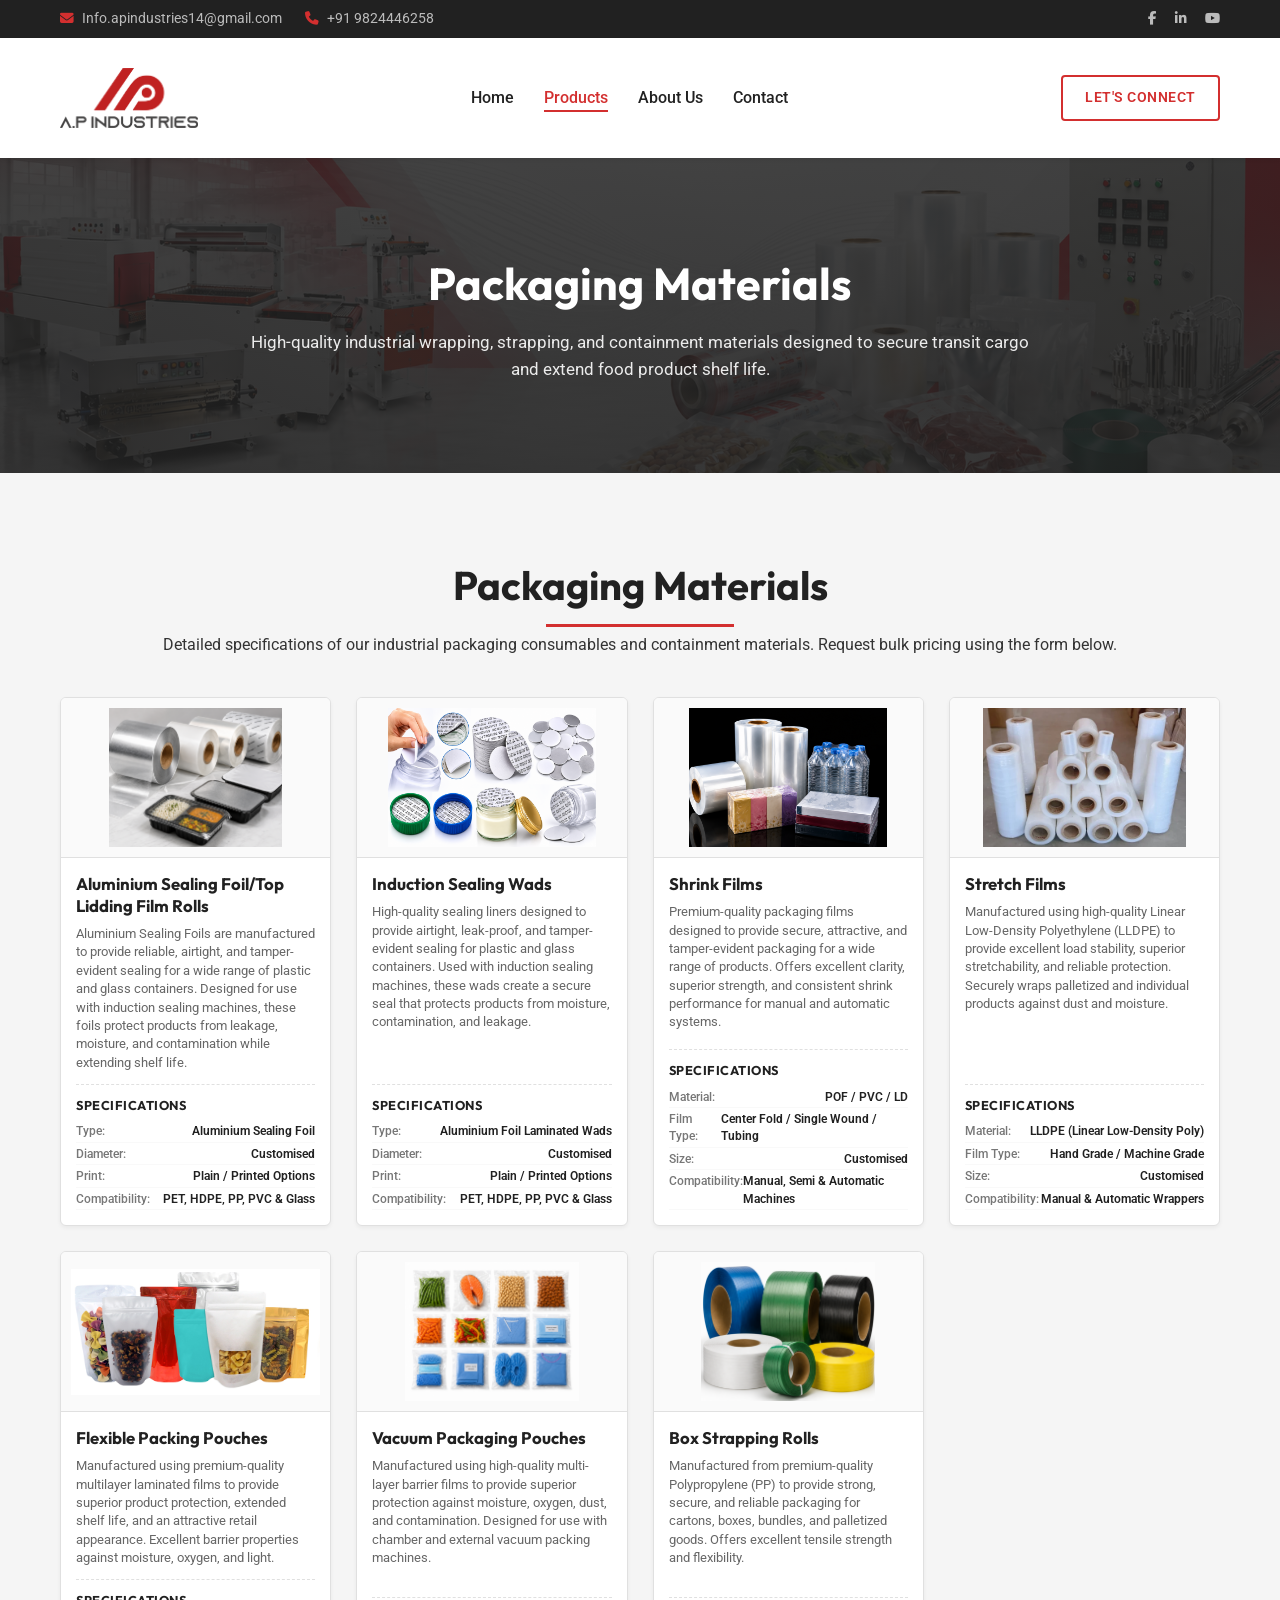
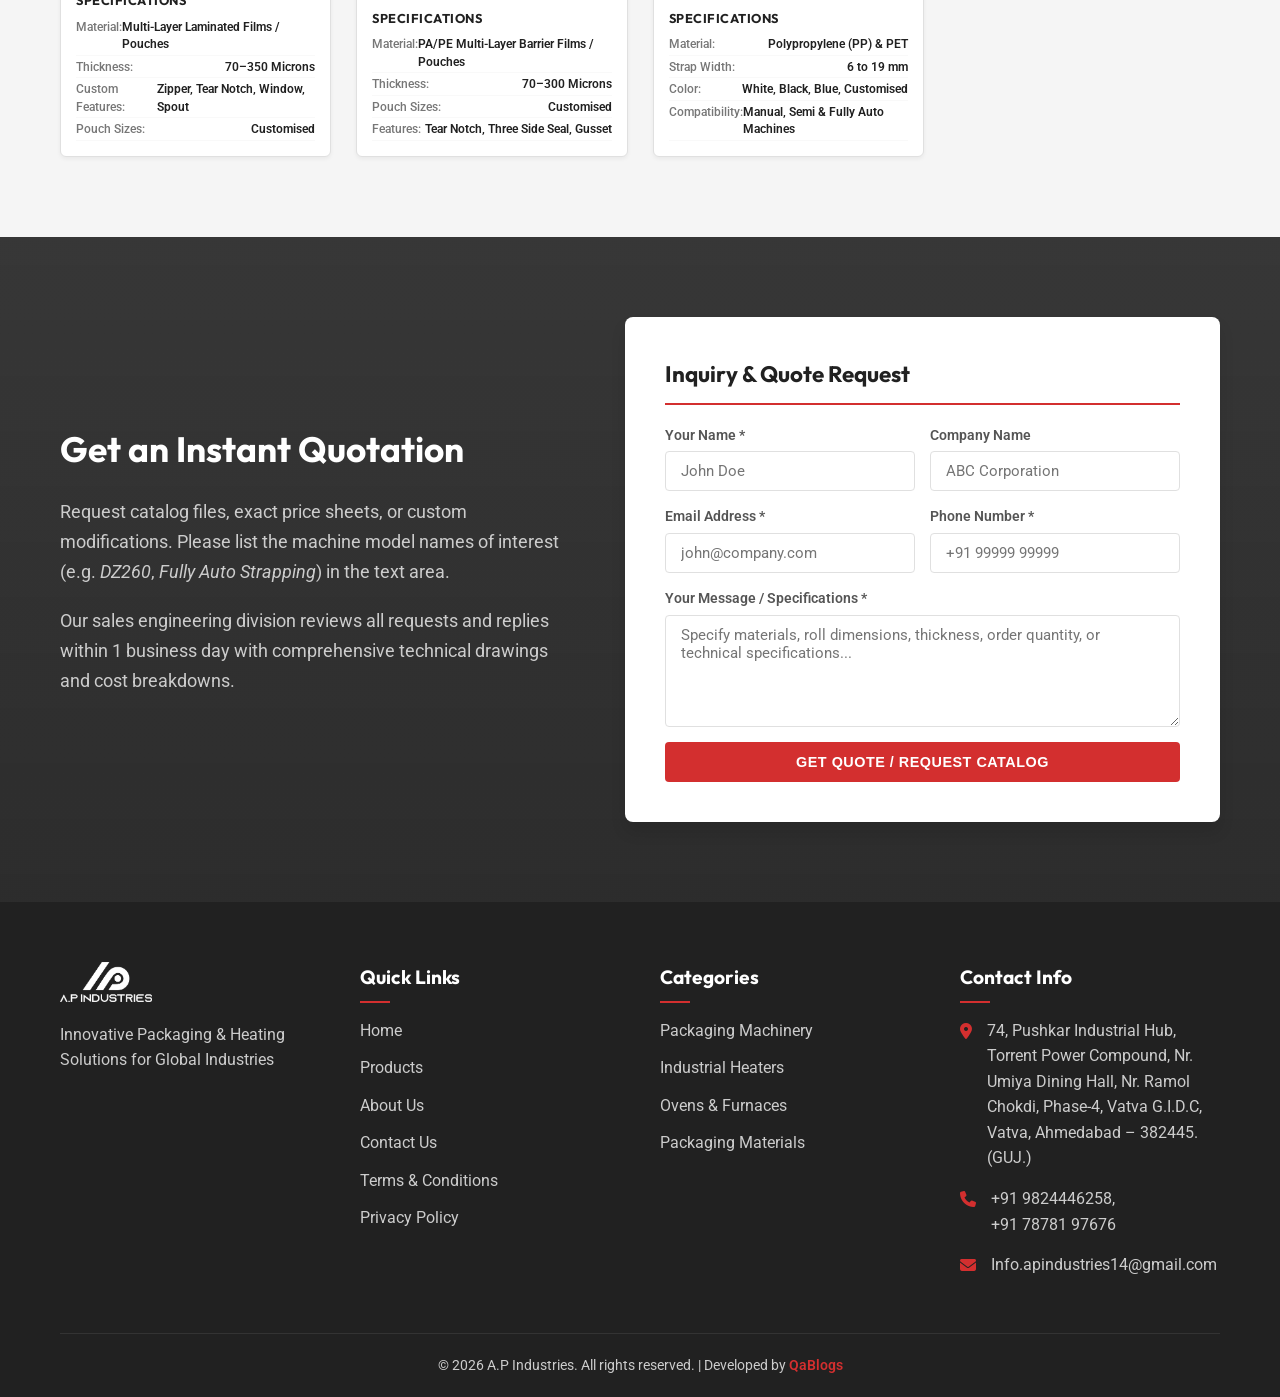
<file: packaging-materials-products.html>
<!DOCTYPE html>
<html lang="en">

<head>
    <meta charset="UTF-8">
    <meta name="viewport" content="width=device-width, initial-scale=1.0">
    <title>Packaging Materials | A.P Industries</title>

    <!-- SEO Meta Tags -->
    <meta name="description"
        content="Explore A.P Industries' range of packaging materials. From aluminium sealing foils and induction wads to PVC/POF shrink films, LLDPE stretch wraps, and high-tensile strapping rolls.">
    <meta name="keywords"
        content="aluminium sealing foil, induction wads, shrink film, stretch film, flexible packaging pouch, vacuum pouch, box strapping roll, packaging materials">
    <meta name="author" content="A.P Industries">

    <!-- Favicon -->
    <link rel="icon" href="images/favicon.ico" type="image/x-icon">

    <!-- External CSS -->
    <link rel="stylesheet" href="css/style.css">

    <!-- Font Awesome for Icons -->
    <link rel="stylesheet" href="https://cdnjs.cloudflare.com/ajax/libs/font-awesome/6.4.0/css/all.min.css">
</head>

<body>

    <!-- Top Bar -->
    <div class="top-bar">
        <div class="container">
            <div class="top-bar-info">
                <span><i class="fas fa-envelope"></i> Info.apindustries14@gmail.com</span>
                <span><i class="fas fa-phone"></i> +91 9824446258</span>
            </div>
            <div class="top-bar-social">
                <a href="#"><i class="fab fa-facebook-f"></i></a>
                <a href="#" style="margin-left: 15px;"><i class="fab fa-linkedin-in"></i></a>
                <a href="#" style="margin-left: 15px;"><i class="fab fa-youtube"></i></a>
            </div>
        </div>
    </div>

    <!-- Header Navigation -->
    <header>
        <div class="container">
            <nav class="nav-container">
                <a href="index.html" class="logo">
                    <img src="images/logo.png" alt="A.P Industries Logo">
                </a>

                <ul class="nav-links">
                    <li><a href="index.html#home">Home</a></li>
                    <li><a href="industrial-packaging-heating-categories.html" class="active">Products</a></li>
                    <li><a href="about.html">About Us</a></li>
                    <li><a href="contact.html">Contact</a></li>
                </ul>

                <div class="nav-actions">

                    <a href="#inquiry-form" class="btn btn-primary">Let's Connect</a>
                    <div class="mobile-toggle" id="mobile-menu-open"><i class="fas fa-bars"></i></div>
                </div>
            </nav>
        </div>
    </header>

    <!-- Mobile Menu Drawer -->
    <div class="overlay-bg" id="overlay"></div>
    <div class="mobile-menu" id="mobile-menu">
        <div class="close-menu" id="mobile-menu-close"><i class="fas fa-times"></i></div>
        <ul>
            <li><a href="index.html#home">Home</a></li>
            <li><a href="industrial-packaging-heating-categories.html" class="active">Products</a></li>
            <li><a href="about.html">About Us</a></li>
            <li><a href="contact.html">Contact</a></li>
            <li><a href="#inquiry-form">Let's Connect</a></li>
        </ul>
    </div>

    <!-- Listing Hero Banner -->
    <section class="product-listing-hero">
        <div class="container">
            <div class="hero-content">
                <h1>Packaging Materials</h1>
                <p>High-quality industrial wrapping, strapping, and containment materials designed to secure transit
                    cargo and extend food product shelf life.</p>
            </div>
        </div>
    </section>

    <!-- Main Product Grid Section -->
    <section class="section-padding" style="background-color: var(--light-grey);">
        <div class="container">
            <div class="category-header" style="margin-bottom: 20px;">
                <h2>Packaging Materials</h2>
                <p>Detailed specifications of our industrial packaging consumables and containment materials. Request
                    bulk pricing using the form below.</p>
            </div>

            <div class="compact-listing-grid">

                <!-- Product 1 -->
                <div class="compact-product-card">
                    <div class="compact-product-img-wrap">
                        <img src="images/Top-Lidding-Film-Rolls.png" alt="Aluminium Sealing Foil" loading="lazy">
                    </div>
                    <div class="compact-product-content">
                        <h3>Aluminium Sealing Foil/Top Lidding Film Rolls</h3>
                        <p>Aluminium Sealing Foils are manufactured to provide reliable, airtight, and tamper-evident
                            sealing for a wide range of plastic and glass containers. Designed for use with induction
                            sealing machines, these foils protect products from leakage, moisture, and contamination
                            while extending shelf life.</p>
                        <div class="compact-product-specs">
                            <h4>Specifications</h4>
                            <ul>
                                <li><span>Type:</span> <span>Aluminium Sealing Foil</span></li>
                                <li><span>Diameter:</span> <span>Customised</span></li>
                                <li><span>Print:</span> <span>Plain / Printed Options</span></li>
                                <li><span>Compatibility:</span> <span>PET, HDPE, PP, PVC & Glass</span></li>
                            </ul>
                        </div>
                    </div>
                </div>

                <!-- Product 2 -->
                <div class="compact-product-card">
                    <div class="compact-product-img-wrap">
                        <img src="images/Induction-Sealing-Wads.png" alt="Induction Sealing Wads" loading="lazy">
                    </div>
                    <div class="compact-product-content">
                        <h3>Induction Sealing Wads</h3>
                        <p>High-quality sealing liners designed to provide airtight, leak-proof, and tamper-evident
                            sealing for plastic and glass containers. Used with induction sealing machines, these wads
                            create a secure seal that protects products from moisture, contamination, and leakage.</p>
                        <div class="compact-product-specs">
                            <h4>Specifications</h4>
                            <ul>
                                <li><span>Type:</span> <span>Aluminium Foil Laminated Wads</span></li>
                                <li><span>Diameter:</span> <span>Customised</span></li>
                                <li><span>Print:</span> <span>Plain / Printed Options</span></li>
                                <li><span>Compatibility:</span> <span>PET, HDPE, PP, PVC & Glass</span></li>
                            </ul>
                        </div>
                    </div>
                </div>

                <!-- Product 3 -->
                <div class="compact-product-card">
                    <div class="compact-product-img-wrap">
                        <img src="images/Shrink-Films.png" alt="Shrink Films" loading="lazy">
                    </div>
                    <div class="compact-product-content">
                        <h3>Shrink Films</h3>
                        <p>Premium-quality packaging films designed to provide secure, attractive, and tamper-evident
                            packaging for a wide range of products. Offers excellent clarity, superior strength, and
                            consistent shrink performance for manual and automatic systems.</p>
                        <div class="compact-product-specs">
                            <h4>Specifications</h4>
                            <ul>
                                <li><span>Material:</span> <span>POF / PVC / LD</span></li>
                                <li><span>Film Type:</span> <span>Center Fold / Single Wound / Tubing</span></li>
                                <li><span>Size:</span> <span>Customised</span></li>
                                <li><span>Compatibility:</span> <span>Manual, Semi & Automatic Machines</span></li>
                            </ul>
                        </div>
                    </div>
                </div>

                <!-- Product 4 -->
                <div class="compact-product-card">
                    <div class="compact-product-img-wrap">
                        <img src="images/Stretch Film LDPE.jpg" alt="Stretch Films" loading="lazy">
                    </div>
                    <div class="compact-product-content">
                        <h3>Stretch Films</h3>
                        <p>Manufactured using high-quality Linear Low-Density Polyethylene (LLDPE) to provide excellent
                            load stability, superior stretchability, and reliable protection. Securely wraps palletized
                            and individual products against dust and moisture.</p>
                        <div class="compact-product-specs">
                            <h4>Specifications</h4>
                            <ul>
                                <li><span>Material:</span> <span>LLDPE (Linear Low-Density Poly)</span></li>
                                <li><span>Film Type:</span> <span>Hand Grade / Machine Grade</span></li>
                                <li><span>Size:</span> <span>Customised</span></li>
                                <li><span>Compatibility:</span> <span>Manual & Automatic Wrappers</span></li>
                            </ul>
                        </div>
                    </div>
                </div>

                <!-- Product 5 -->
                <div class="compact-product-card">
                    <div class="compact-product-img-wrap">
                        <img src="images/stand-up-pouches12.jpg" alt="Flexible Packing Pouches" loading="lazy">
                    </div>
                    <div class="compact-product-content">
                        <h3>Flexible Packing Pouches</h3>
                        <p>Manufactured using premium-quality multilayer laminated films to provide superior product
                            protection, extended shelf life, and an attractive retail appearance. Excellent barrier
                            properties against moisture, oxygen, and light.</p>
                        <div class="compact-product-specs">
                            <h4>Specifications</h4>
                            <ul>
                                <li><span>Material:</span> <span>Multi-Layer Laminated Films / Pouches</span></li>
                                <li><span>Thickness:</span> <span>70–350 Microns</span></li>
                                <li><span>Custom Features:</span> <span>Zipper, Tear Notch, Window, Spout</span></li>
                                <li><span>Pouch Sizes:</span> <span>Customised</span></li>
                            </ul>
                        </div>
                    </div>
                </div>

                <!-- Product 6 -->
                <div class="compact-product-card">
                    <div class="compact-product-img-wrap">
                        <img src="images/Vacuum-Packaging-Pouches-2.png" alt="Vacuum Packaging Pouches" loading="lazy">
                    </div>
                    <div class="compact-product-content">
                        <h3>Vacuum Packaging Pouches</h3>
                        <p>Manufactured using high-quality multi-layer barrier films to provide superior protection
                            against moisture, oxygen, dust, and contamination. Designed for use with chamber and
                            external vacuum packing machines.</p>
                        <div class="compact-product-specs">
                            <h4>Specifications</h4>
                            <ul>
                                <li><span>Material:</span> <span>PA/PE Multi-Layer Barrier Films / Pouches</span></li>
                                <li><span>Thickness:</span> <span>70–300 Microns</span></li>
                                <li><span>Pouch Sizes:</span> <span>Customised</span></li>
                                <li><span>Features:</span> <span>Tear Notch, Three Side Seal, Gusset</span></li>
                            </ul>
                        </div>
                    </div>
                </div>

                <!-- Product 7 -->
                <div class="compact-product-card">
                    <div class="compact-product-img-wrap">
                        <img src="images/Box-Strapping-Rolls.png" alt="Box Strapping Rolls" loading="lazy">
                    </div>
                    <div class="compact-product-content">
                        <h3>Box Strapping Rolls</h3>
                        <p>Manufactured from premium-quality Polypropylene (PP) to provide strong, secure, and reliable
                            packaging for cartons, boxes, bundles, and palletized goods. Offers excellent tensile
                            strength and flexibility.</p>
                        <div class="compact-product-specs">
                            <h4>Specifications</h4>
                            <ul>
                                <li><span>Material:</span> <span>Polypropylene (PP) & PET</span></li>
                                <li><span>Strap Width:</span> <span>6 to 19 mm</span></li>
                                <li><span>Color:</span> <span>White, Black, Blue, Customised</span></li>
                                <li><span>Compatibility:</span> <span>Manual, Semi & Fully Auto Machines</span></li>
                            </ul>
                        </div>
                    </div>
                </div>
            </div>
    </section>

    <!-- Consolidated B2B Inquiry Form Section -->
    <section class="category-inquiry-section" id="inquiry-form">
        <div class="container">
            <div class="category-inquiry-flex">
                <div class="category-inquiry-content">
                    <h2>Get an Instant Quotation</h2>
                    <p>Request catalog files, exact price sheets, or custom modifications. Please list the machine model
                        names of interest (e.g. <em>DZ260</em>, <em>Fully Auto Strapping</em>) in the text area.</p>
                    <p>Our sales engineering division reviews all requests and replies within 1 business day with
                        comprehensive technical drawings and cost breakdowns.</p>
                </div>

                <form class="category-inquiry-form" action="#" method="POST">
                    <h3>Inquiry & Quote Request</h3>
                    <input type="hidden" id="contact-subject" value="Packaging Materials Inquiry">
                    <div class="form-group-grid">
                        <div class="form-control-wrap">
                            <label for="contact-name">Your Name *</label>
                            <input type="text" id="contact-name" placeholder="John Doe" required>
                        </div>
                        <div class="form-control-wrap">
                            <label for="contact-company">Company Name</label>
                            <input type="text" id="contact-company" placeholder="ABC Corporation">
                        </div>
                    </div>
                    <div class="form-group-grid">
                        <div class="form-control-wrap">
                            <label for="contact-email">Email Address *</label>
                            <input type="email" id="contact-email" placeholder="john@company.com" required>
                        </div>
                        <div class="form-control-wrap">
                            <label for="contact-phone">Phone Number *</label>
                            <input type="tel" id="contact-phone" placeholder="+91 99999 99999" required>
                        </div>
                    </div>
                    <div class="form-control-wrap">
                        <label for="contact-message">Your Message / Specifications *</label>
                        <textarea id="contact-message" rows="5"
                            placeholder="Specify materials, roll dimensions, thickness, order quantity, or technical specifications..."
                            required></textarea>
                    </div>
                    <button type="submit" class="btn btn-primary" style="width: 100%; border: none;">Get Quote / Request
                        Catalog</button>
                </form>
            </div>
        </div>
    </section>

    <!-- Footer -->
    <footer>
        <div class="container">
            <div class="footer-grid">
                <div class="footer-col">
                    <img src="images/logo.png" alt="AP Logo"
                        style="height: 40px; margin-bottom: 20px; filter: brightness(0) invert(1);">
                    <p>Innovative Packaging &amp; Heating Solutions for Global Industries</p>
                </div>
                <div class="footer-col">
                    <h4>Quick Links</h4>
                    <ul>
                        <li><a href="index.html#home">Home</a></li>
                        <li><a href="industrial-packaging-heating-categories.html">Products</a></li>
                        <li><a href="about.html">About Us</a></li>
                        <li><a href="contact.html">Contact Us</a></li>
                        <li><a href="terms-and-conditions.html">Terms &amp; Conditions</a></li>
                        <li><a href="privacy-policy.html">Privacy Policy</a></li>
                    </ul>
                </div>
                <div class="footer-col">
                    <h4>Categories</h4>
                    <ul>
                        <li><a href="industrial-packaging-heating-categories.html#packaging-machinery">Packaging
                                Machinery</a></li>
                        <li><a href="industrial-packaging-heating-categories.html#industrial-heaters-control-panels">Industrial
                                Heaters</a></li>
                        <li><a href="industrial-packaging-heating-categories.html#industrial-ovens-furnaces">Ovens &
                                Furnaces</a></li>
                        <li><a href="industrial-packaging-heating-categories.html#packaging-materials">Packaging
                                Materials</a></li>
                    </ul>
                </div>
                <div class="footer-col">
                    <h4>Contact Info</h4>
                    <div class="contact-item">
                        <i class="fas fa-location-dot"></i>
                        <p>74, Pushkar Industrial Hub, Torrent Power Compound, Nr. Umiya Dining Hall, Nr. Ramol Chokdi,
                            Phase-4, Vatva G.I.D.C, Vatva, Ahmedabad – 382445. (GUJ.)</p>
                    </div>
                    <div class="contact-item">
                        <i class="fas fa-phone"></i>
                        <p>+91 9824446258,<br>+91 78781 97676</p>
                    </div>
                    <div class="contact-item">
                        <i class="fas fa-envelope"></i>
                        <p>Info.apindustries14@gmail.com</p>
                    </div>
                </div>
            </div>
            <div class="copyright-bar">
                <p>&copy; <span id="current-year">2026</span> A.P Industries. All rights reserved. | Developed by <a
                        href="https://qablogs.com/" class="developer-link" target="_blank"
                        rel="noopener noreferrer">QaBlogs</a></p>
            </div>
        </div>
    </footer>

    <!-- External JavaScript -->
    <script src="js/main.js"></script>
</body>

</html>
</file>
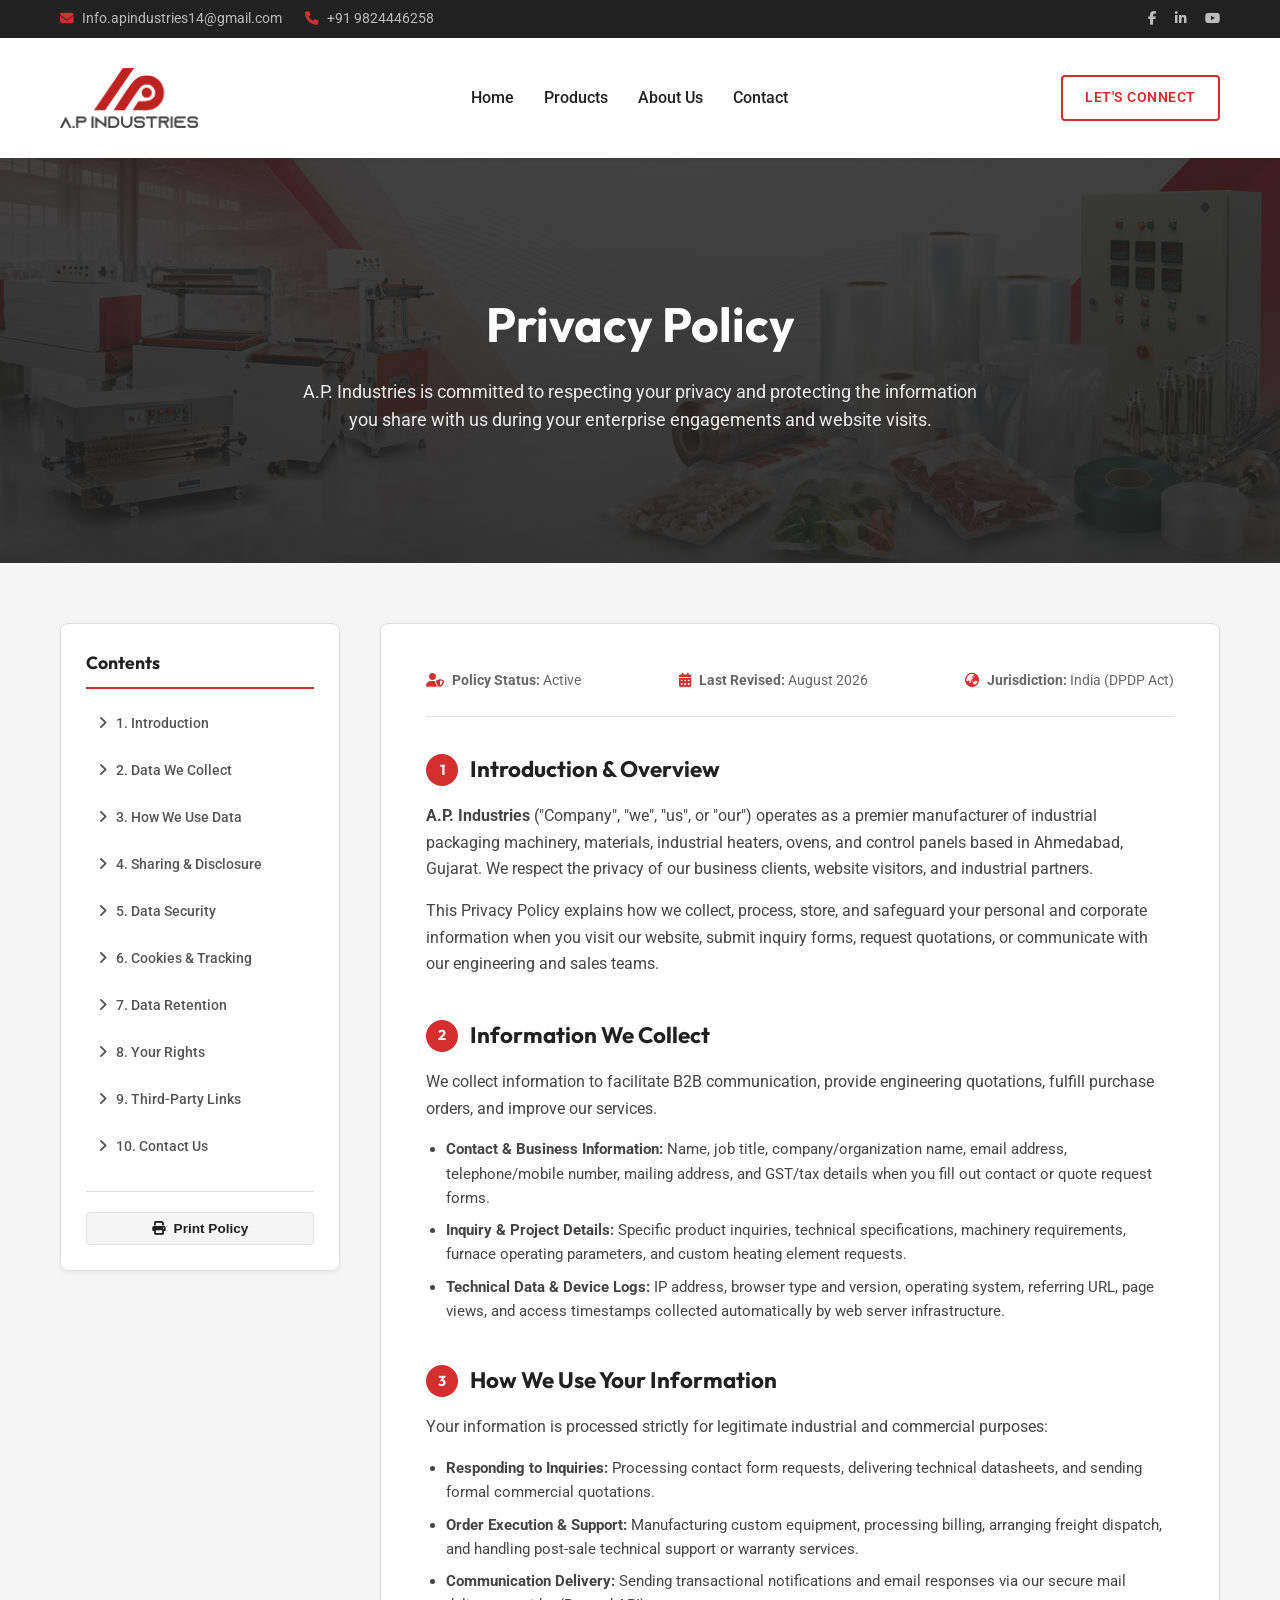
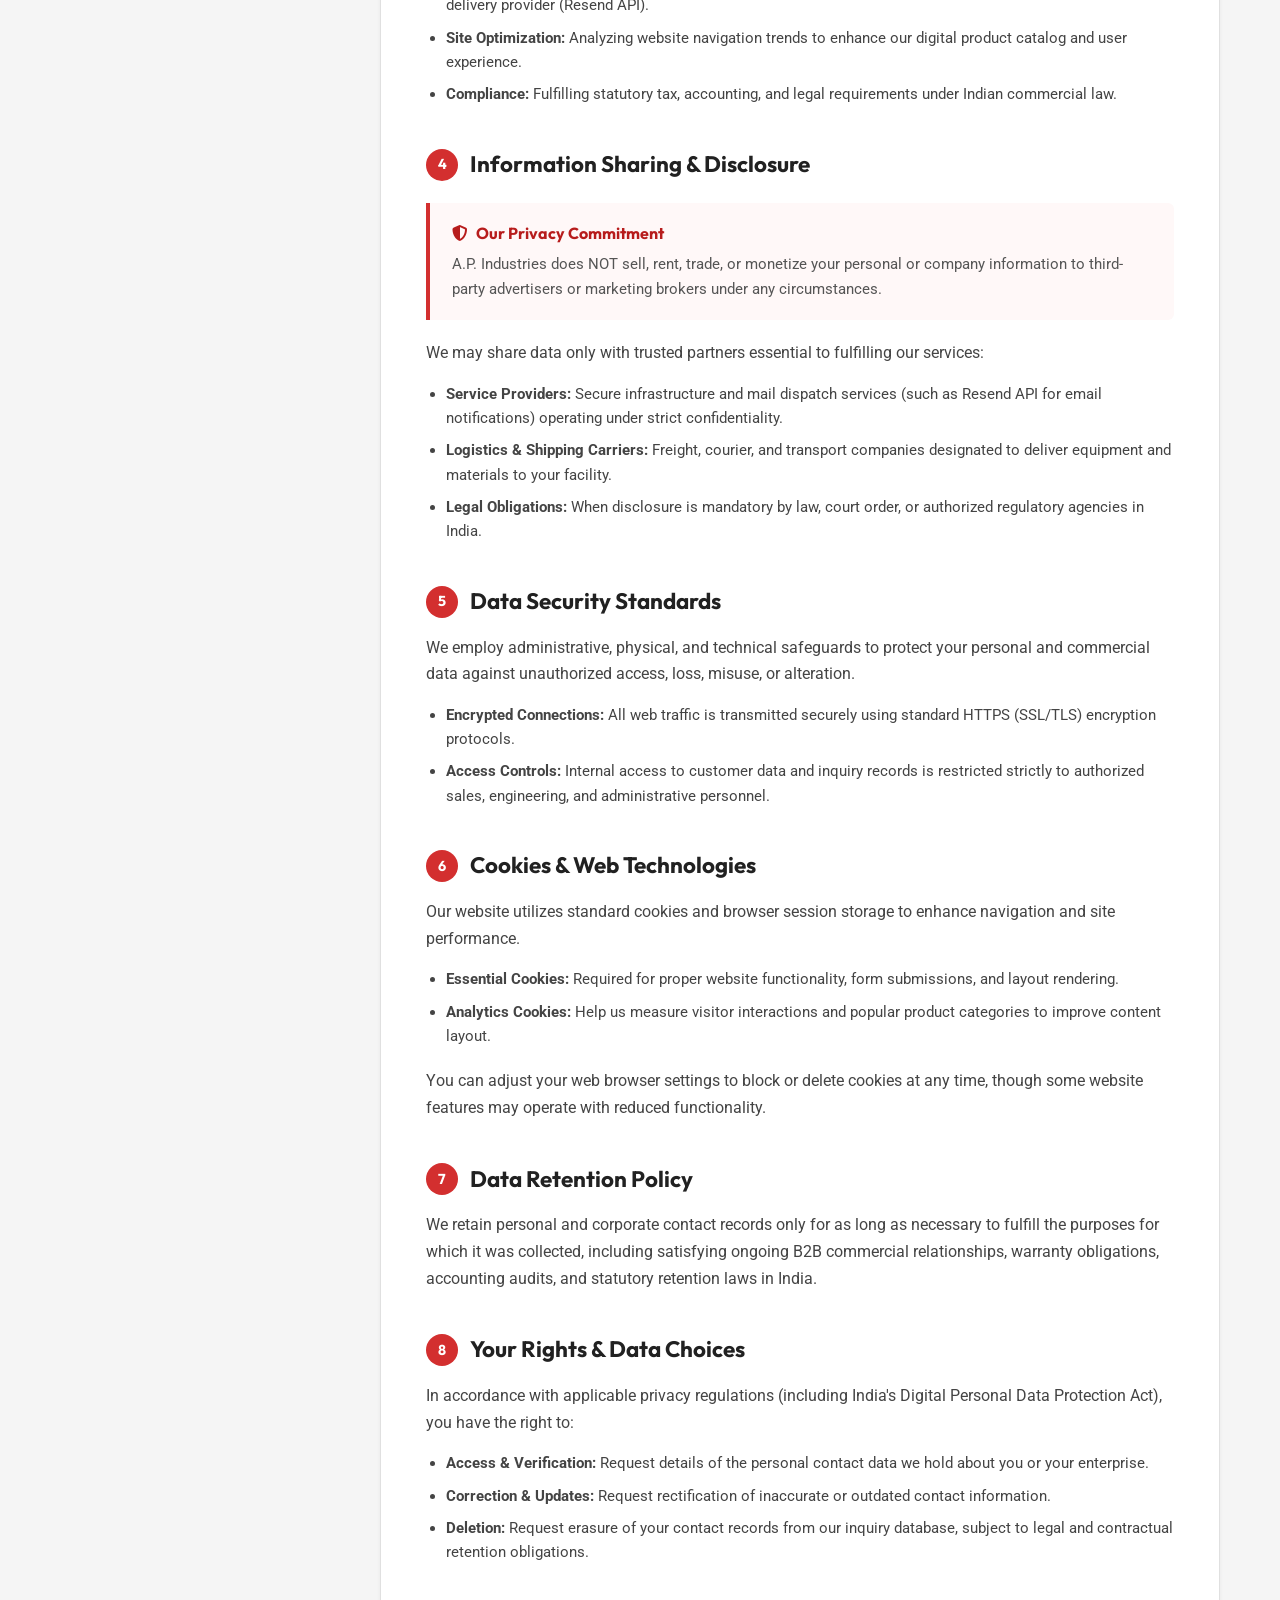
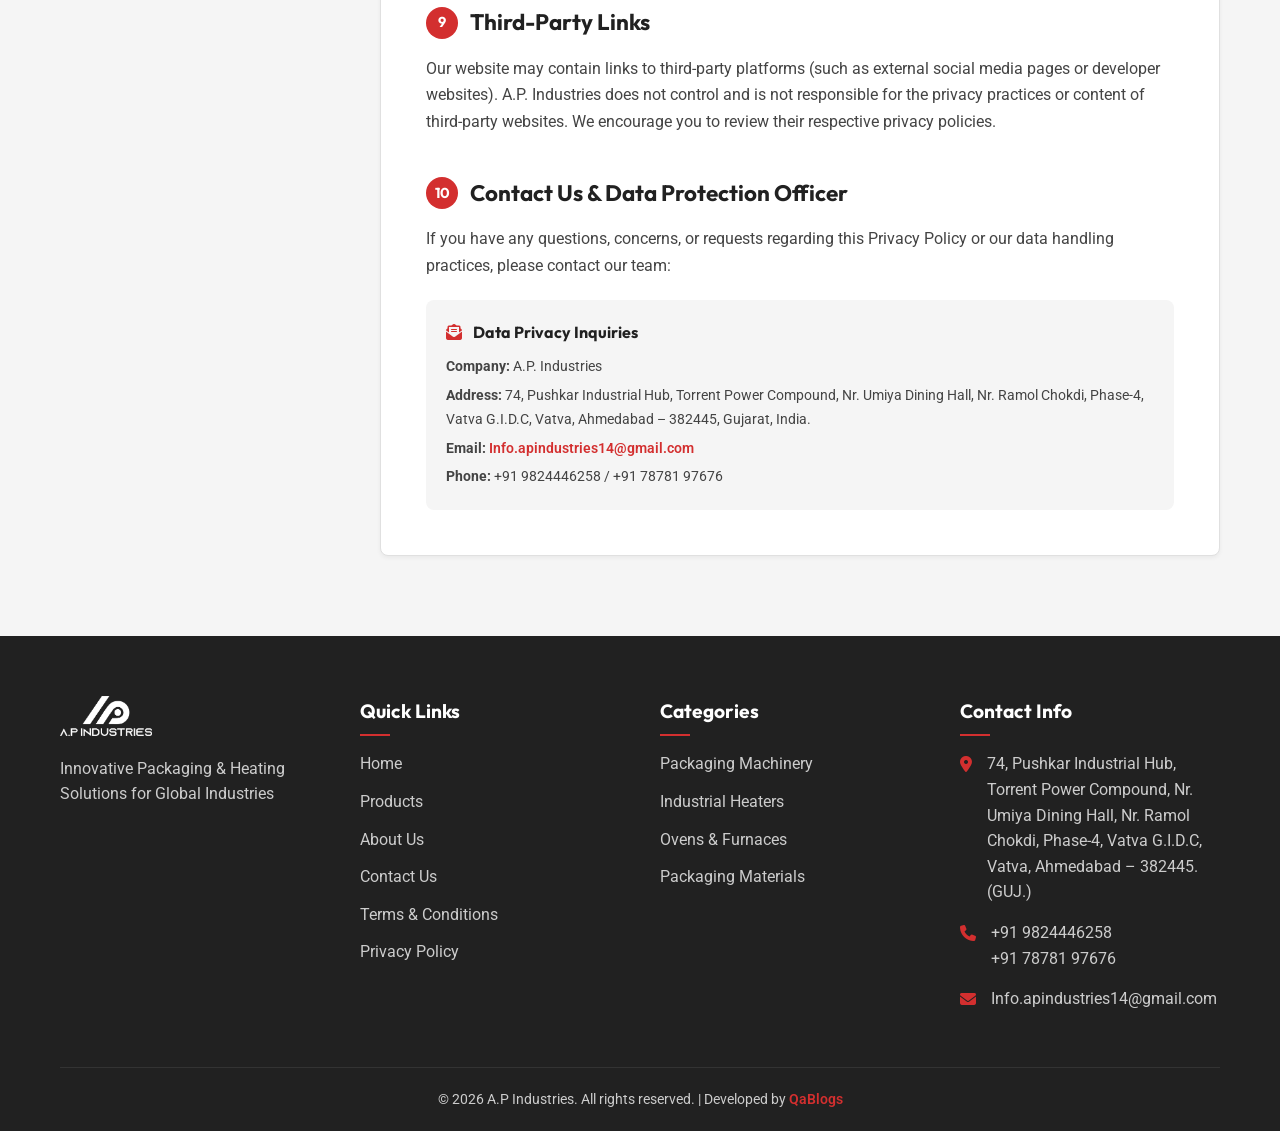
<file: privacy-policy.html>
<!DOCTYPE html>
<html lang="en">

<head>
    <meta charset="UTF-8">
    <meta name="viewport" content="width=device-width, initial-scale=1.0">
    <title>Privacy Policy | A.P. Industries Packaging & Heating Solutions</title>

    <!-- SEO Meta Tags -->
    <meta name="description"
        content="Privacy Policy of A.P. Industries. Learn how we collect, use, protect, and handle your business and personal information when using our website and services.">
    <meta name="keywords"
        content="Privacy Policy, AP Industries privacy, data protection, customer data security, B2B privacy policy Ahmedabad">
    <meta name="author" content="A.P Industries">

    <!-- Favicon -->
    <link rel="icon" href="images/favicon.ico" type="image/x-icon">

    <!-- External CSS -->
    <link rel="stylesheet" href="css/style.css">

    <!-- Font Awesome for Icons -->
    <link rel="stylesheet" href="https://cdnjs.cloudflare.com/ajax/libs/font-awesome/6.4.0/css/all.min.css">
</head>

<body>

    <!-- Top Bar -->
    <div class="top-bar">
        <div class="container">
            <div class="top-bar-info">
                <span><i class="fas fa-envelope"></i> Info.apindustries14@gmail.com</span>
                <span><i class="fas fa-phone"></i> +91 9824446258</span>
            </div>
            <div class="top-bar-social">
                <a href="#"><i class="fab fa-facebook-f"></i></a>
                <a href="#" style="margin-left: 15px;"><i class="fab fa-linkedin-in"></i></a>
                <a href="#" style="margin-left: 15px;"><i class="fab fa-youtube"></i></a>
            </div>
        </div>
    </div>

    <!-- Header Navigation -->
    <header>
        <div class="container">
            <nav class="nav-container">
                <a href="index.html" class="logo">
                    <img src="images/logo.png" alt="A.P Industries Logo">
                </a>

                <ul class="nav-links">
                    <li><a href="index.html#home">Home</a></li>
                    <li><a href="industrial-packaging-heating-categories.html">Products</a></li>
                    <li><a href="about.html">About Us</a></li>
                    <li><a href="contact.html">Contact</a></li>
                </ul>

                <div class="nav-actions">
                    <a href="contact.html" class="btn btn-primary">Let's Connect</a>
                    <div class="mobile-toggle" id="mobile-menu-open"><i class="fas fa-bars"></i></div>
                </div>
            </nav>
        </div>
    </header>

    <!-- Mobile Menu Drawer -->
    <div class="overlay-bg" id="overlay"></div>
    <div class="mobile-menu" id="mobile-menu">
        <div class="close-menu" id="mobile-menu-close"><i class="fas fa-times"></i></div>
        <ul>
            <li><a href="index.html#home">Home</a></li>
            <li><a href="industrial-packaging-heating-categories.html">Products</a></li>
            <li><a href="about.html">About Us</a></li>
            <li><a href="contact.html">Contact</a></li>
            <li><a href="contact.html">Let's Connect</a></li>
        </ul>
    </div>

    <!-- Privacy Policy Hero Section -->
    <section class="categories-hero"
        style="background: linear-gradient(rgba(33, 33, 33, 0.85), rgba(33, 33, 33, 0.9)), url('images/category-BackGround-Image.png'); background-position: center; background-size: cover;">
        <div class="container">
            <div class="hero-content">
                <h1>Privacy Policy</h1>
                <p>A.P. Industries is committed to respecting your privacy and protecting the information you share with
                    us during your enterprise engagements and website visits.</p>
            </div>
        </div>
    </section>

    <!-- Privacy Policy Main Content Section -->
    <section class="legal-section-padding">
        <div class="container">
            <div class="legal-grid">

                <!-- Sidebar Navigation / Table of Contents -->
                <aside class="legal-sidebar">
                    <h3>Contents</h3>
                    <ul class="legal-toc-list">
                        <li><a href="#section-1"><i class="fas fa-angle-right" style="margin-right: 6px;"></i> 1.
                                Introduction</a></li>
                        <li><a href="#section-2"><i class="fas fa-angle-right" style="margin-right: 6px;"></i> 2. Data
                                We Collect</a></li>
                        <li><a href="#section-3"><i class="fas fa-angle-right" style="margin-right: 6px;"></i> 3. How We
                                Use Data</a></li>
                        <li><a href="#section-4"><i class="fas fa-angle-right" style="margin-right: 6px;"></i> 4.
                                Sharing & Disclosure</a></li>
                        <li><a href="#section-5"><i class="fas fa-angle-right" style="margin-right: 6px;"></i> 5. Data
                                Security</a></li>
                        <li><a href="#section-6"><i class="fas fa-angle-right" style="margin-right: 6px;"></i> 6.
                                Cookies & Tracking</a></li>
                        <li><a href="#section-7"><i class="fas fa-angle-right" style="margin-right: 6px;"></i> 7. Data
                                Retention</a></li>
                        <li><a href="#section-8"><i class="fas fa-angle-right" style="margin-right: 6px;"></i> 8. Your
                                Rights</a></li>
                        <li><a href="#section-9"><i class="fas fa-angle-right" style="margin-right: 6px;"></i> 9.
                                Third-Party Links</a></li>
                        <li><a href="#section-10"><i class="fas fa-angle-right" style="margin-right: 6px;"></i> 10.
                                Contact Us</a></li>
                    </ul>

                    <div
                        style="margin-top: 25px; padding-top: 20px; border-top: 1px solid var(--border-color); text-align: center;">
                        <button onclick="window.print()" class="print-btn"
                            style="width: 100%; justify-content: center;">
                            <i class="fas fa-print"></i> Print Policy
                        </button>
                    </div>
                </aside>

                <!-- Privacy Policy Content Card -->
                <main class="legal-content-card">

                    <!-- Meta Information Bar -->
                    <div class="legal-meta-bar">
                        <div class="legal-meta-item">
                            <i class="fas fa-user-shield"></i>
                            <span><strong>Policy Status:</strong> Active</span>
                        </div>
                        <div class="legal-meta-item">
                            <i class="fas fa-calendar-alt"></i>
                            <span><strong>Last Revised:</strong> August 2026</span>
                        </div>
                        <div class="legal-meta-item">
                            <i class="fas fa-globe-asia"></i>
                            <span><strong>Jurisdiction:</strong> India (DPDP Act)</span>
                        </div>
                    </div>

                    <!-- Section 1 -->
                    <article id="section-1" class="legal-block">
                        <h2><span class="section-num">1</span> Introduction & Overview</h2>
                        <p><strong>A.P. Industries</strong> ("Company", "we", "us", or "our") operates as a premier
                            manufacturer of industrial packaging machinery, materials, industrial heaters, ovens, and
                            control panels based in Ahmedabad, Gujarat. We respect the privacy of our business clients,
                            website visitors, and industrial partners.</p>
                        <p>This Privacy Policy explains how we collect, process, store, and safeguard your personal and
                            corporate information when you visit our website, submit inquiry forms, request quotations,
                            or communicate with our engineering and sales teams.</p>
                    </article>

                    <!-- Section 2 -->
                    <article id="section-2" class="legal-block">
                        <h2><span class="section-num">2</span> Information We Collect</h2>
                        <p>We collect information to facilitate B2B communication, provide engineering quotations,
                            fulfill purchase orders, and improve our services.</p>
                        <ul>
                            <li><strong>Contact & Business Information:</strong> Name, job title, company/organization
                                name, email address, telephone/mobile number, mailing address, and GST/tax details when
                                you fill out contact or quote request forms.</li>
                            <li><strong>Inquiry & Project Details:</strong> Specific product inquiries, technical
                                specifications, machinery requirements, furnace operating parameters, and custom heating
                                element requests.</li>
                            <li><strong>Technical Data & Device Logs:</strong> IP address, browser type and version,
                                operating system, referring URL, page views, and access timestamps collected
                                automatically by web server infrastructure.</li>
                        </ul>
                    </article>

                    <!-- Section 3 -->
                    <article id="section-3" class="legal-block">
                        <h2><span class="section-num">3</span> How We Use Your Information</h2>
                        <p>Your information is processed strictly for legitimate industrial and commercial purposes:</p>
                        <ul>
                            <li><strong>Responding to Inquiries:</strong> Processing contact form requests, delivering
                                technical datasheets, and sending formal commercial quotations.</li>
                            <li><strong>Order Execution & Support:</strong> Manufacturing custom equipment, processing
                                billing, arranging freight dispatch, and handling post-sale technical support or
                                warranty services.</li>
                            <li><strong>Communication Delivery:</strong> Sending transactional notifications and email
                                responses via our secure mail delivery provider (Resend API).</li>
                            <li><strong>Site Optimization:</strong> Analyzing website navigation trends to enhance our
                                digital product catalog and user experience.</li>
                            <li><strong>Compliance:</strong> Fulfilling statutory tax, accounting, and legal
                                requirements under Indian commercial law.</li>
                        </ul>
                    </article>

                    <!-- Section 4 -->
                    <article id="section-4" class="legal-block">
                        <h2><span class="section-num">4</span> Information Sharing & Disclosure</h2>
                        <div class="legal-callout">
                            <h4><i class="fas fa-shield-alt"></i> Our Privacy Commitment</h4>
                            <p>A.P. Industries does NOT sell, rent, trade, or monetize your personal or company
                                information to third-party advertisers or marketing brokers under any circumstances.</p>
                        </div>
                        <p>We may share data only with trusted partners essential to fulfilling our services:</p>
                        <ul>
                            <li><strong>Service Providers:</strong> Secure infrastructure and mail dispatch services
                                (such as Resend API for email notifications) operating under strict confidentiality.
                            </li>
                            <li><strong>Logistics & Shipping Carriers:</strong> Freight, courier, and transport
                                companies designated to deliver equipment and materials to your facility.</li>
                            <li><strong>Legal Obligations:</strong> When disclosure is mandatory by law, court order, or
                                authorized regulatory agencies in India.</li>
                        </ul>
                    </article>

                    <!-- Section 5 -->
                    <article id="section-5" class="legal-block">
                        <h2><span class="section-num">5</span> Data Security Standards</h2>
                        <p>We employ administrative, physical, and technical safeguards to protect your personal and
                            commercial data against unauthorized access, loss, misuse, or alteration.</p>
                        <ul>
                            <li><strong>Encrypted Connections:</strong> All web traffic is transmitted securely using
                                standard HTTPS (SSL/TLS) encryption protocols.</li>
                            <li><strong>Access Controls:</strong> Internal access to customer data and inquiry records
                                is restricted strictly to authorized sales, engineering, and administrative personnel.
                            </li>
                        </ul>
                    </article>

                    <!-- Section 6 -->
                    <article id="section-6" class="legal-block">
                        <h2><span class="section-num">6</span> Cookies & Web Technologies</h2>
                        <p>Our website utilizes standard cookies and browser session storage to enhance navigation and
                            site performance.</p>
                        <ul>
                            <li><strong>Essential Cookies:</strong> Required for proper website functionality, form
                                submissions, and layout rendering.</li>
                            <li><strong>Analytics Cookies:</strong> Help us measure visitor interactions and popular
                                product categories to improve content layout.</li>
                        </ul>
                        <p>You can adjust your web browser settings to block or delete cookies at any time, though some
                            website features may operate with reduced functionality.</p>
                    </article>

                    <!-- Section 7 -->
                    <article id="section-7" class="legal-block">
                        <h2><span class="section-num">7</span> Data Retention Policy</h2>
                        <p>We retain personal and corporate contact records only for as long as necessary to fulfill the
                            purposes for which it was collected, including satisfying ongoing B2B commercial
                            relationships, warranty obligations, accounting audits, and statutory retention laws in
                            India.</p>
                    </article>

                    <!-- Section 8 -->
                    <article id="section-8" class="legal-block">
                        <h2><span class="section-num">8</span> Your Rights & Data Choices</h2>
                        <p>In accordance with applicable privacy regulations (including India's Digital Personal Data
                            Protection Act), you have the right to:</p>
                        <ul>
                            <li><strong>Access & Verification:</strong> Request details of the personal contact data we
                                hold about you or your enterprise.</li>
                            <li><strong>Correction & Updates:</strong> Request rectification of inaccurate or outdated
                                contact information.</li>
                            <li><strong>Deletion:</strong> Request erasure of your contact records from our inquiry
                                database, subject to legal and contractual retention obligations.</li>
                        </ul>
                    </article>

                    <!-- Section 9 -->
                    <article id="section-9" class="legal-block">
                        <h2><span class="section-num">9</span> Third-Party Links</h2>
                        <p>Our website may contain links to third-party platforms (such as external social media pages
                            or developer websites). A.P. Industries does not control and is not responsible for the
                            privacy practices or content of third-party websites. We encourage you to review their
                            respective privacy policies.</p>
                    </article>

                    <!-- Section 10 -->
                    <article id="section-10" class="legal-block">
                        <h2><span class="section-num">10</span> Contact Us & Data Protection Officer</h2>
                        <p>If you have any questions, concerns, or requests regarding this Privacy Policy or our data
                            handling practices, please contact our team:</p>

                        <div
                            style="background-color: var(--light-grey); border-radius: 8px; padding: 20px; margin-top: 20px;">
                            <h4 style="margin-bottom: 10px; color: var(--secondary-color);"><i
                                    class="fas fa-envelope-open-text"
                                    style="color: var(--primary-color); margin-right: 8px;"></i> Data Privacy Inquiries
                            </h4>
                            <p style="margin-bottom: 4px; font-size: 0.9rem;"><strong>Company:</strong> A.P. Industries
                            </p>
                            <p style="margin-bottom: 4px; font-size: 0.9rem;"><strong>Address:</strong> 74, Pushkar
                                Industrial Hub, Torrent Power Compound, Nr. Umiya Dining Hall, Nr. Ramol Chokdi,
                                Phase-4, Vatva G.I.D.C, Vatva, Ahmedabad – 382445, Gujarat, India.</p>
                            <p style="margin-bottom: 4px; font-size: 0.9rem;"><strong>Email:</strong> <a
                                    href="mailto:Info.apindustries14@gmail.com"
                                    style="color: var(--primary-color); font-weight: 600;">Info.apindustries14@gmail.com</a>
                            </p>
                            <p style="margin-bottom: 0; font-size: 0.9rem;"><strong>Phone:</strong> +91 9824446258 / +91
                                78781 97676</p>
                        </div>
                    </article>

                </main>

            </div>
        </div>
    </section>

    <!-- Footer -->
    <footer>
        <div class="container">
            <div class="footer-grid">
                <div class="footer-col">
                    <img src="images/logo.png" alt="AP Logo"
                        style="height: 40px; margin-bottom: 20px; filter: brightness(0) invert(1);">
                    <p>Innovative Packaging &amp; Heating Solutions for Global Industries</p>
                </div>
                <div class="footer-col">
                    <h4>Quick Links</h4>
                    <ul>
                        <li><a href="index.html#home">Home</a></li>
                        <li><a href="industrial-packaging-heating-categories.html">Products</a></li>
                        <li><a href="about.html">About Us</a></li>
                        <li><a href="contact.html">Contact Us</a></li>
                        <li><a href="terms-and-conditions.html">Terms &amp; Conditions</a></li>
                        <li><a href="privacy-policy.html">Privacy Policy</a></li>
                    </ul>
                </div>
                <div class="footer-col">
                    <h4>Categories</h4>
                    <ul>
                        <li><a href="industrial-packaging-heating-categories.html#packaging-machinery">Packaging
                                Machinery</a></li>
                        <li><a href="industrial-packaging-heating-categories.html#industrial-heaters-control-panels">Industrial
                                Heaters</a></li>
                        <li><a href="industrial-packaging-heating-categories.html#industrial-ovens-furnaces">Ovens &
                                Furnaces</a></li>
                        <li><a href="industrial-packaging-heating-categories.html#packaging-materials">Packaging
                                Materials</a></li>
                    </ul>
                </div>
                <div class="footer-col">
                    <h4>Contact Info</h4>
                    <div class="contact-item">
                        <i class="fas fa-location-dot"></i>
                        <p>74, Pushkar Industrial Hub, Torrent Power Compound, Nr. Umiya Dining Hall, Nr. Ramol Chokdi,
                            Phase-4, Vatva G.I.D.C, Vatva, Ahmedabad – 382445. (GUJ.)</p>
                    </div>
                    <div class="contact-item">
                        <i class="fas fa-phone"></i>
                        <p>+91 9824446258<br>+91 78781 97676</p>
                    </div>
                    <div class="contact-item">
                        <i class="fas fa-envelope"></i>
                        <p>Info.apindustries14@gmail.com</p>
                    </div>
                </div>
            </div>
            <div class="copyright-bar">
                <p>&copy; <span id="current-year">2026</span> A.P Industries. All rights reserved. | Developed by <a
                        href="https://qablogs.com/" class="developer-link" target="_blank"
                        rel="noopener noreferrer">QaBlogs</a></p>
            </div>
        </div>
    </footer>

    <!-- External JavaScript -->
    <script src="js/main.js"></script>
</body>

</html>
</file>
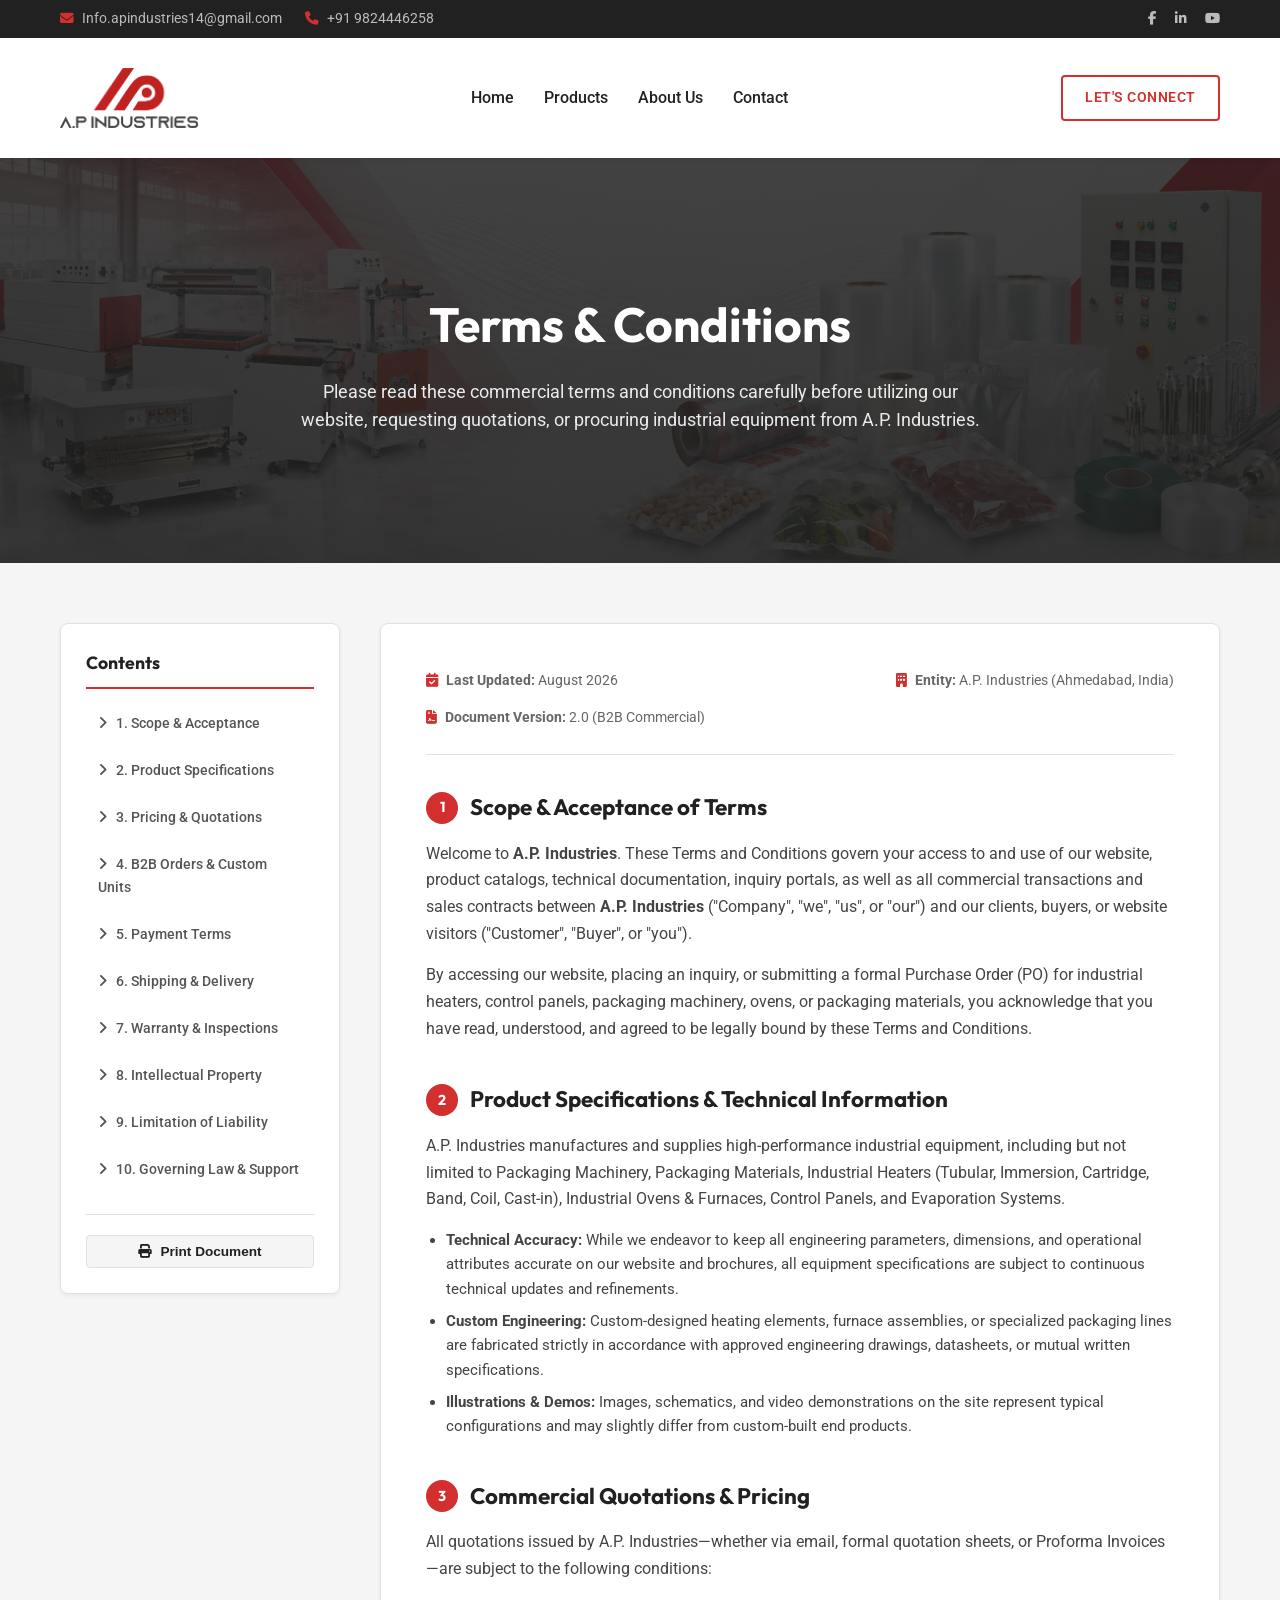
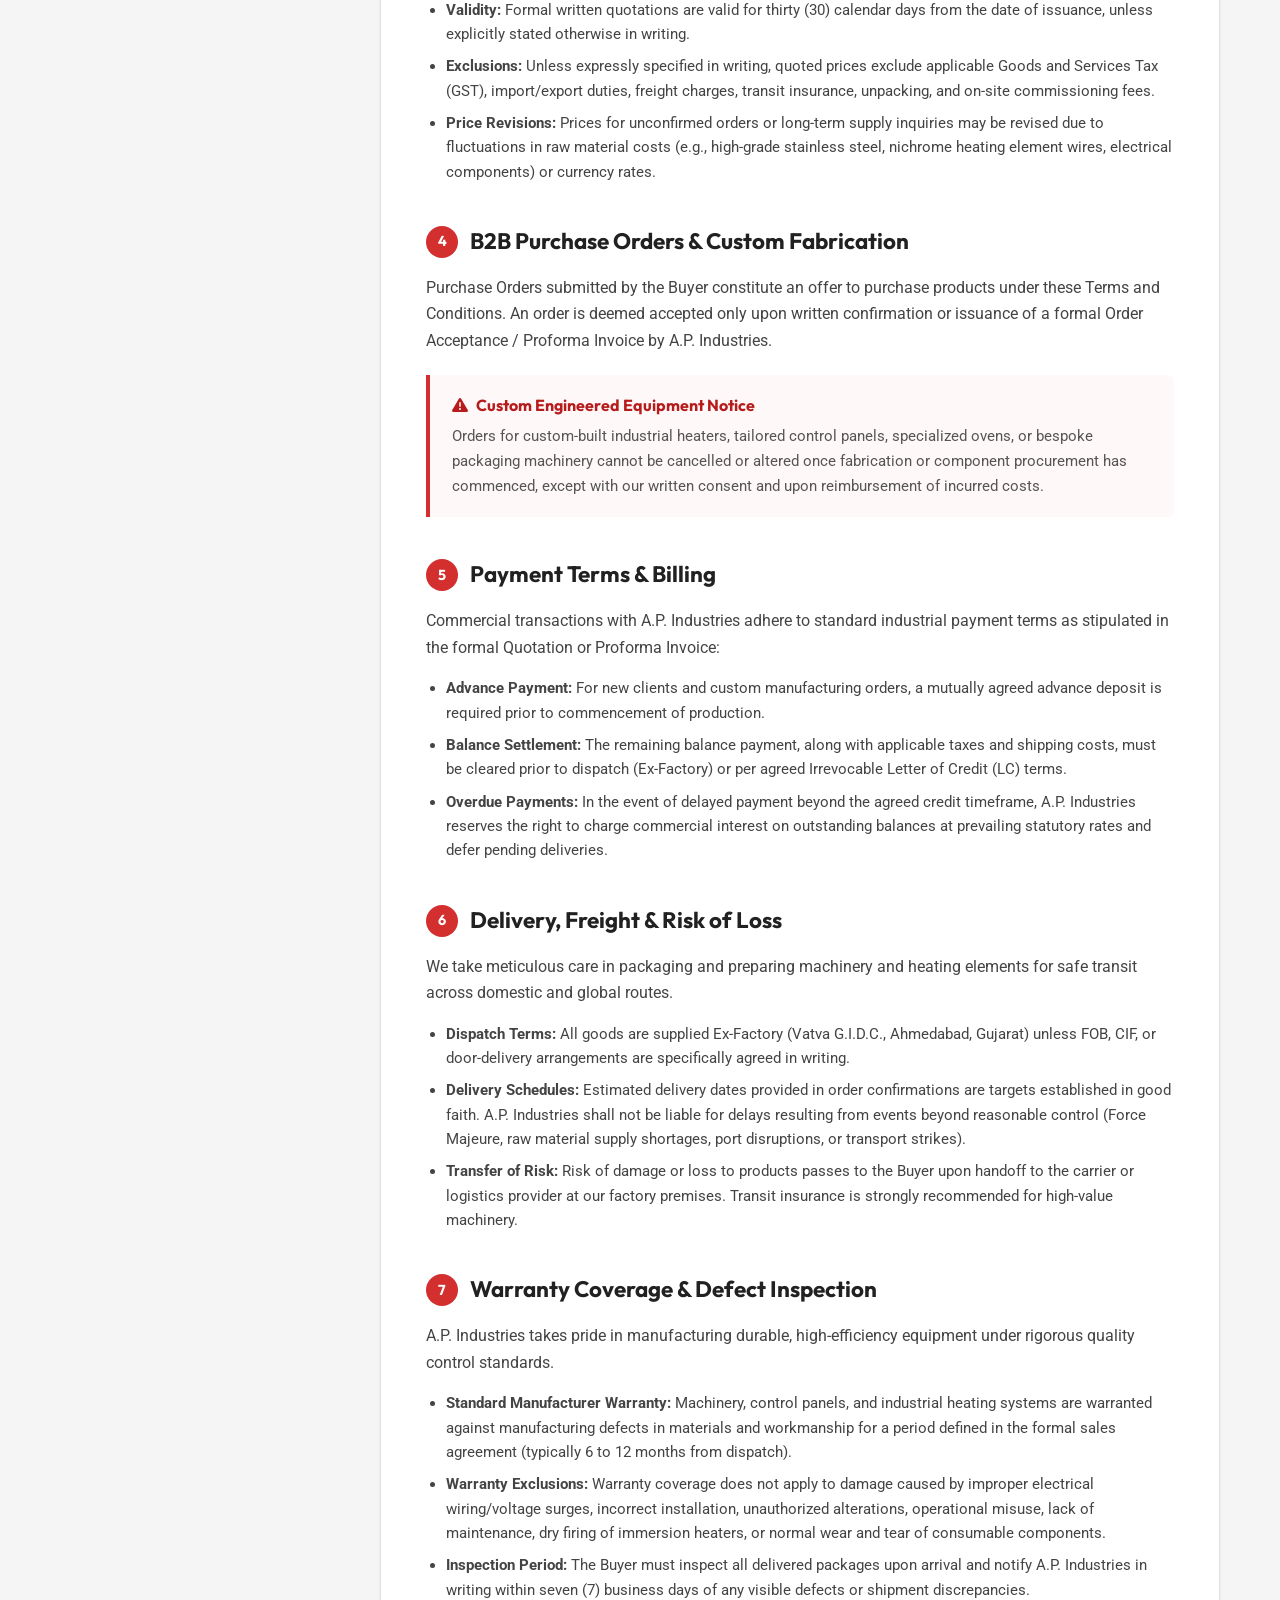
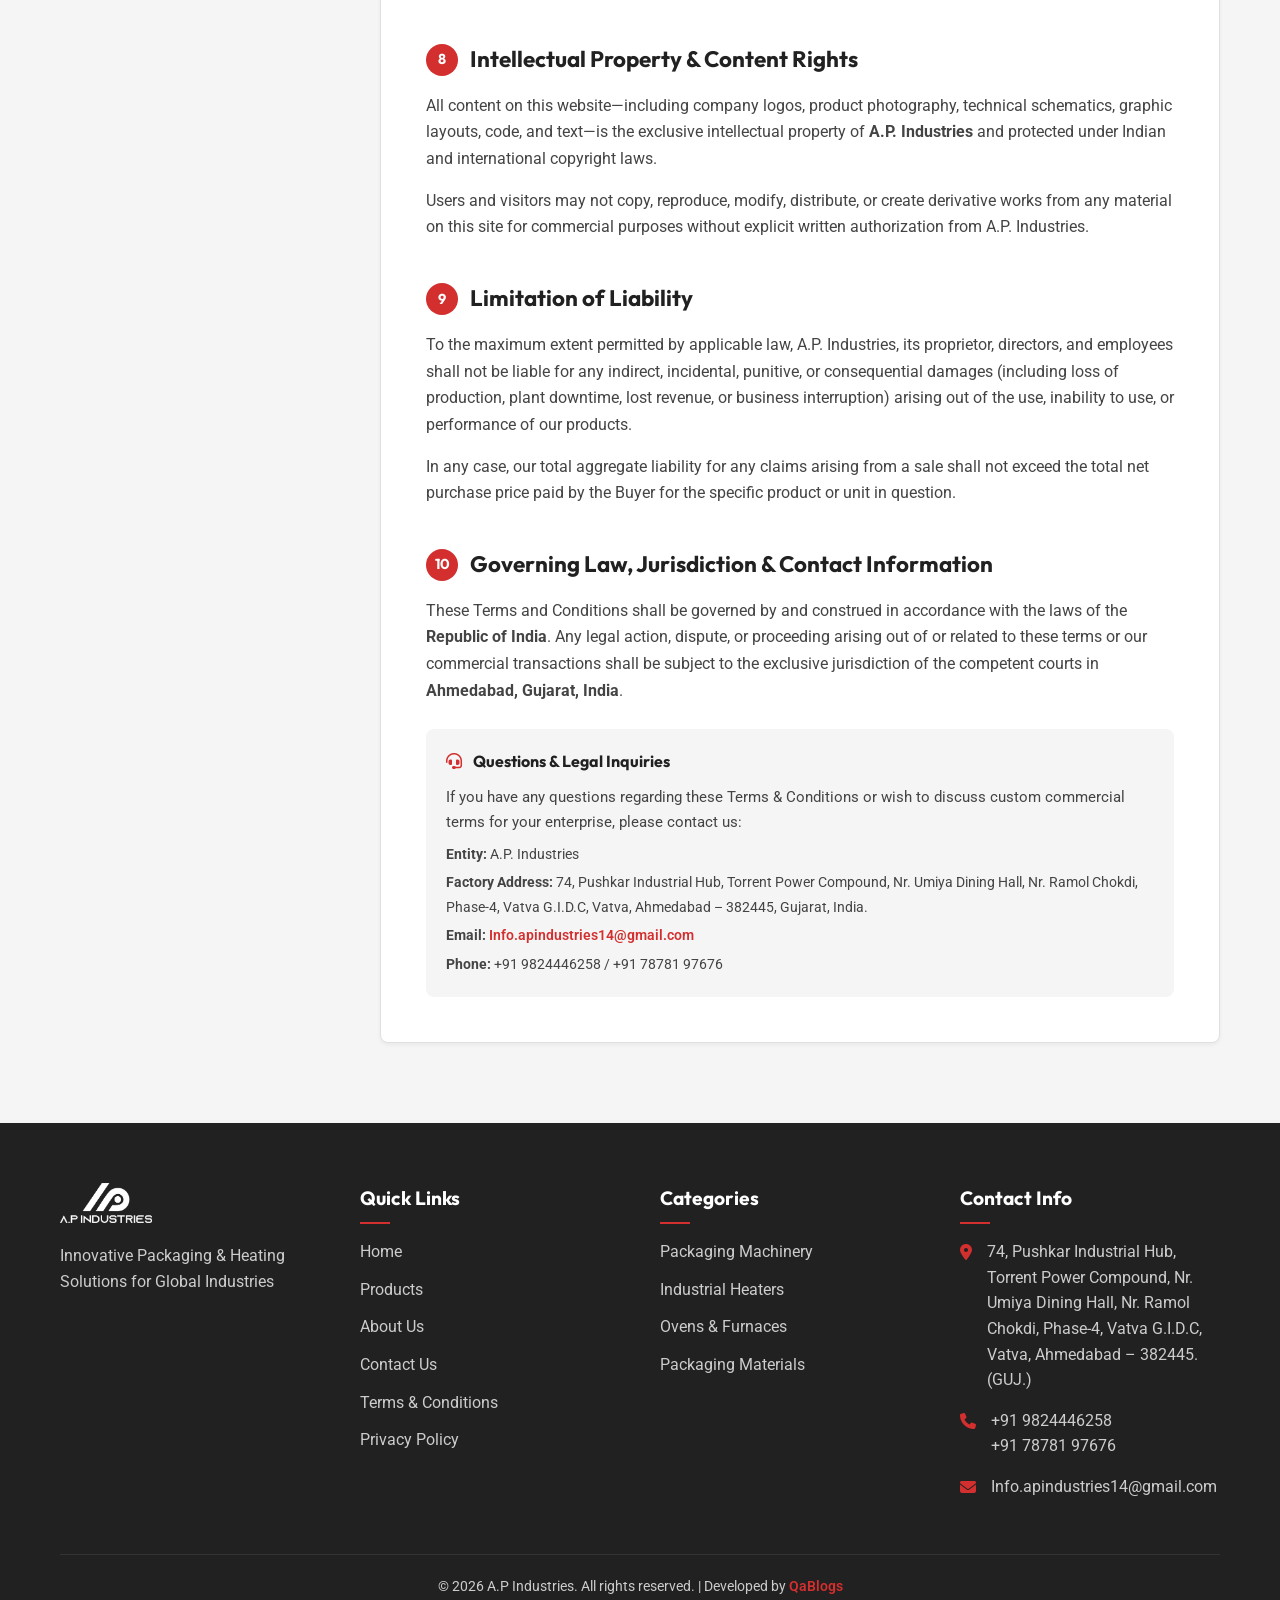
<file: terms-and-conditions.html>
<!DOCTYPE html>
<html lang="en">

<head>
    <meta charset="UTF-8">
    <meta name="viewport" content="width=device-width, initial-scale=1.0">
    <title>Terms & Conditions | A.P. Industries Packaging & Heating Solutions</title>

    <!-- SEO Meta Tags -->
    <meta name="description"
        content="Terms and Conditions of A.P. Industries. Review our commercial sales policies, product specifications, B2B order terms, warranty coverage, and legal terms.">
    <meta name="keywords"
        content="Terms and Conditions, AP Industries terms, commercial policy, B2B order policy, industrial heater warranty, packaging machinery terms Ahmedabad">
    <meta name="author" content="A.P Industries">

    <!-- Favicon -->
    <link rel="icon" href="images/favicon.ico" type="image/x-icon">

    <!-- External CSS -->
    <link rel="stylesheet" href="css/style.css">

    <!-- Font Awesome for Icons -->
    <link rel="stylesheet" href="https://cdnjs.cloudflare.com/ajax/libs/font-awesome/6.4.0/css/all.min.css">
</head>

<body>

    <!-- Top Bar -->
    <div class="top-bar">
        <div class="container">
            <div class="top-bar-info">
                <span><i class="fas fa-envelope"></i> Info.apindustries14@gmail.com</span>
                <span><i class="fas fa-phone"></i> +91 9824446258</span>
            </div>
            <div class="top-bar-social">
                <a href="#"><i class="fab fa-facebook-f"></i></a>
                <a href="#" style="margin-left: 15px;"><i class="fab fa-linkedin-in"></i></a>
                <a href="#" style="margin-left: 15px;"><i class="fab fa-youtube"></i></a>
            </div>
        </div>
    </div>

    <!-- Header Navigation -->
    <header>
        <div class="container">
            <nav class="nav-container">
                <a href="index.html" class="logo">
                    <img src="images/logo.png" alt="A.P Industries Logo">
                </a>

                <ul class="nav-links">
                    <li><a href="index.html#home">Home</a></li>
                    <li><a href="industrial-packaging-heating-categories.html">Products</a></li>
                    <li><a href="about.html">About Us</a></li>
                    <li><a href="contact.html">Contact</a></li>
                </ul>

                <div class="nav-actions">
                    <a href="contact.html" class="btn btn-primary">Let's Connect</a>
                    <div class="mobile-toggle" id="mobile-menu-open"><i class="fas fa-bars"></i></div>
                </div>
            </nav>
        </div>
    </header>

    <!-- Mobile Menu Drawer -->
    <div class="overlay-bg" id="overlay"></div>
    <div class="mobile-menu" id="mobile-menu">
        <div class="close-menu" id="mobile-menu-close"><i class="fas fa-times"></i></div>
        <ul>
            <li><a href="index.html#home">Home</a></li>
            <li><a href="industrial-packaging-heating-categories.html">Products</a></li>
            <li><a href="about.html">About Us</a></li>
            <li><a href="contact.html">Contact</a></li>
            <li><a href="contact.html">Let's Connect</a></li>
        </ul>
    </div>

    <!-- Terms & Conditions Hero Section -->
    <section class="categories-hero"
        style="background: linear-gradient(rgba(33, 33, 33, 0.85), rgba(33, 33, 33, 0.9)), url('images/category-BackGround-Image.png'); background-position: center; background-size: cover;">
        <div class="container">
            <div class="hero-content">
                <h1>Terms & Conditions</h1>
                <p>Please read these commercial terms and conditions carefully before utilizing our website, requesting
                    quotations, or procuring industrial equipment from A.P. Industries.</p>
            </div>
        </div>
    </section>

    <!-- Terms Main Content Section -->
    <section class="legal-section-padding">
        <div class="container">
            <div class="legal-grid">

                <!-- Sidebar Navigation / Table of Contents -->
                <aside class="legal-sidebar">
                    <h3>Contents</h3>
                    <ul class="legal-toc-list">
                        <li><a href="#section-1"><i class="fas fa-angle-right" style="margin-right: 6px;"></i> 1. Scope
                                & Acceptance</a></li>
                        <li><a href="#section-2"><i class="fas fa-angle-right" style="margin-right: 6px;"></i> 2.
                                Product Specifications</a></li>
                        <li><a href="#section-3"><i class="fas fa-angle-right" style="margin-right: 6px;"></i> 3.
                                Pricing & Quotations</a></li>
                        <li><a href="#section-4"><i class="fas fa-angle-right" style="margin-right: 6px;"></i> 4. B2B
                                Orders & Custom Units</a></li>
                        <li><a href="#section-5"><i class="fas fa-angle-right" style="margin-right: 6px;"></i> 5.
                                Payment Terms</a></li>
                        <li><a href="#section-6"><i class="fas fa-angle-right" style="margin-right: 6px;"></i> 6.
                                Shipping & Delivery</a></li>
                        <li><a href="#section-7"><i class="fas fa-angle-right" style="margin-right: 6px;"></i> 7.
                                Warranty & Inspections</a></li>
                        <li><a href="#section-8"><i class="fas fa-angle-right" style="margin-right: 6px;"></i> 8.
                                Intellectual Property</a></li>
                        <li><a href="#section-9"><i class="fas fa-angle-right" style="margin-right: 6px;"></i> 9.
                                Limitation of Liability</a></li>
                        <li><a href="#section-10"><i class="fas fa-angle-right" style="margin-right: 6px;"></i> 10.
                                Governing Law & Support</a></li>
                    </ul>

                    <div
                        style="margin-top: 25px; padding-top: 20px; border-top: 1px solid var(--border-color); text-align: center;">
                        <button onclick="window.print()" class="print-btn"
                            style="width: 100%; justify-content: center;">
                            <i class="fas fa-print"></i> Print Document
                        </button>
                    </div>
                </aside>

                <!-- Terms Content Card -->
                <main class="legal-content-card">

                    <!-- Meta Information Bar -->
                    <div class="legal-meta-bar">
                        <div class="legal-meta-item">
                            <i class="fas fa-calendar-check"></i>
                            <span><strong>Last Updated:</strong> August 2026</span>
                        </div>
                        <div class="legal-meta-item">
                            <i class="fas fa-building"></i>
                            <span><strong>Entity:</strong> A.P. Industries (Ahmedabad, India)</span>
                        </div>
                        <div class="legal-meta-item">
                            <i class="fas fa-file-contract"></i>
                            <span><strong>Document Version:</strong> 2.0 (B2B Commercial)</span>
                        </div>
                    </div>

                    <!-- Section 1 -->
                    <article id="section-1" class="legal-block">
                        <h2><span class="section-num">1</span> Scope & Acceptance of Terms</h2>
                        <p>Welcome to <strong>A.P. Industries</strong>. These Terms and Conditions govern your access to
                            and use of our website, product catalogs, technical documentation, inquiry portals, as well
                            as all commercial transactions and sales contracts between <strong>A.P. Industries</strong>
                            ("Company", "we", "us", or "our") and our clients, buyers, or website visitors ("Customer",
                            "Buyer", or "you").</p>
                        <p>By accessing our website, placing an inquiry, or submitting a formal Purchase Order (PO) for
                            industrial heaters, control panels, packaging machinery, ovens, or packaging materials, you
                            acknowledge that you have read, understood, and agreed to be legally bound by these Terms
                            and Conditions.</p>
                    </article>

                    <!-- Section 2 -->
                    <article id="section-2" class="legal-block">
                        <h2><span class="section-num">2</span> Product Specifications & Technical Information</h2>
                        <p>A.P. Industries manufactures and supplies high-performance industrial equipment, including
                            but not limited to Packaging Machinery, Packaging Materials, Industrial Heaters (Tubular,
                            Immersion, Cartridge, Band, Coil, Cast-in), Industrial Ovens & Furnaces, Control Panels, and
                            Evaporation Systems.</p>
                        <ul>
                            <li><strong>Technical Accuracy:</strong> While we endeavor to keep all engineering
                                parameters, dimensions, and operational attributes accurate on our website and
                                brochures, all equipment specifications are subject to continuous technical updates and
                                refinements.</li>
                            <li><strong>Custom Engineering:</strong> Custom-designed heating elements, furnace
                                assemblies, or specialized packaging lines are fabricated strictly in accordance with
                                approved engineering drawings, datasheets, or mutual written specifications.</li>
                            <li><strong>Illustrations & Demos:</strong> Images, schematics, and video demonstrations on
                                the site represent typical configurations and may slightly differ from custom-built end
                                products.</li>
                        </ul>
                    </article>

                    <!-- Section 3 -->
                    <article id="section-3" class="legal-block">
                        <h2><span class="section-num">3</span> Commercial Quotations & Pricing</h2>
                        <p>All quotations issued by A.P. Industries—whether via email, formal quotation sheets, or
                            Proforma Invoices—are subject to the following conditions:</p>
                        <ul>
                            <li><strong>Validity:</strong> Formal written quotations are valid for thirty (30) calendar
                                days from the date of issuance, unless explicitly stated otherwise in writing.</li>
                            <li><strong>Exclusions:</strong> Unless expressly specified in writing, quoted prices
                                exclude applicable Goods and Services Tax (GST), import/export duties, freight charges,
                                transit insurance, unpacking, and on-site commissioning fees.</li>
                            <li><strong>Price Revisions:</strong> Prices for unconfirmed orders or long-term supply
                                inquiries may be revised due to fluctuations in raw material costs (e.g., high-grade
                                stainless steel, nichrome heating element wires, electrical components) or currency
                                rates.</li>
                        </ul>
                    </article>

                    <!-- Section 4 -->
                    <article id="section-4" class="legal-block">
                        <h2><span class="section-num">4</span> B2B Purchase Orders & Custom Fabrication</h2>
                        <p>Purchase Orders submitted by the Buyer constitute an offer to purchase products under these
                            Terms and Conditions. An order is deemed accepted only upon written confirmation or issuance
                            of a formal Order Acceptance / Proforma Invoice by A.P. Industries.</p>

                        <div class="legal-callout">
                            <h4><i class="fas fa-exclamation-triangle"></i> Custom Engineered Equipment Notice</h4>
                            <p>Orders for custom-built industrial heaters, tailored control panels, specialized ovens,
                                or bespoke packaging machinery cannot be cancelled or altered once fabrication or
                                component procurement has commenced, except with our written consent and upon
                                reimbursement of incurred costs.</p>
                        </div>
                    </article>

                    <!-- Section 5 -->
                    <article id="section-5" class="legal-block">
                        <h2><span class="section-num">5</span> Payment Terms & Billing</h2>
                        <p>Commercial transactions with A.P. Industries adhere to standard industrial payment terms as
                            stipulated in the formal Quotation or Proforma Invoice:</p>
                        <ul>
                            <li><strong>Advance Payment:</strong> For new clients and custom manufacturing orders, a
                                mutually agreed advance deposit is required prior to commencement of production.</li>
                            <li><strong>Balance Settlement:</strong> The remaining balance payment, along with
                                applicable taxes and shipping costs, must be cleared prior to dispatch (Ex-Factory) or
                                per agreed Irrevocable Letter of Credit (LC) terms.</li>
                            <li><strong>Overdue Payments:</strong> In the event of delayed payment beyond the agreed
                                credit timeframe, A.P. Industries reserves the right to charge commercial interest on
                                outstanding balances at prevailing statutory rates and defer pending deliveries.</li>
                        </ul>
                    </article>

                    <!-- Section 6 -->
                    <article id="section-6" class="legal-block">
                        <h2><span class="section-num">6</span> Delivery, Freight & Risk of Loss</h2>
                        <p>We take meticulous care in packaging and preparing machinery and heating elements for safe
                            transit across domestic and global routes.</p>
                        <ul>
                            <li><strong>Dispatch Terms:</strong> All goods are supplied Ex-Factory (Vatva G.I.D.C.,
                                Ahmedabad, Gujarat) unless FOB, CIF, or door-delivery arrangements are specifically
                                agreed in writing.</li>
                            <li><strong>Delivery Schedules:</strong> Estimated delivery dates provided in order
                                confirmations are targets established in good faith. A.P. Industries shall not be liable
                                for delays resulting from events beyond reasonable control (Force Majeure, raw material
                                supply shortages, port disruptions, or transport strikes).</li>
                            <li><strong>Transfer of Risk:</strong> Risk of damage or loss to products passes to the
                                Buyer upon handoff to the carrier or logistics provider at our factory premises. Transit
                                insurance is strongly recommended for high-value machinery.</li>
                        </ul>
                    </article>

                    <!-- Section 7 -->
                    <article id="section-7" class="legal-block">
                        <h2><span class="section-num">7</span> Warranty Coverage & Defect Inspection</h2>
                        <p>A.P. Industries takes pride in manufacturing durable, high-efficiency equipment under
                            rigorous quality control standards.</p>
                        <ul>
                            <li><strong>Standard Manufacturer Warranty:</strong> Machinery, control panels, and
                                industrial heating systems are warranted against manufacturing defects in materials and
                                workmanship for a period defined in the formal sales agreement (typically 6 to 12 months
                                from dispatch).</li>
                            <li><strong>Warranty Exclusions:</strong> Warranty coverage does not apply to damage caused
                                by improper electrical wiring/voltage surges, incorrect installation, unauthorized
                                alterations, operational misuse, lack of maintenance, dry firing of immersion heaters,
                                or normal wear and tear of consumable components.</li>
                            <li><strong>Inspection Period:</strong> The Buyer must inspect all delivered packages upon
                                arrival and notify A.P. Industries in writing within seven (7) business days of any
                                visible defects or shipment discrepancies.</li>
                        </ul>
                    </article>

                    <!-- Section 8 -->
                    <article id="section-8" class="legal-block">
                        <h2><span class="section-num">8</span> Intellectual Property & Content Rights</h2>
                        <p>All content on this website—including company logos, product photography, technical
                            schematics, graphic layouts, code, and text—is the exclusive intellectual property of
                            <strong>A.P. Industries</strong> and protected under Indian and international copyright
                            laws.</p>
                        <p>Users and visitors may not copy, reproduce, modify, distribute, or create derivative works
                            from any material on this site for commercial purposes without explicit written
                            authorization from A.P. Industries.</p>
                    </article>

                    <!-- Section 9 -->
                    <article id="section-9" class="legal-block">
                        <h2><span class="section-num">9</span> Limitation of Liability</h2>
                        <p>To the maximum extent permitted by applicable law, A.P. Industries, its proprietor,
                            directors, and employees shall not be liable for any indirect, incidental, punitive, or
                            consequential damages (including loss of production, plant downtime, lost revenue, or
                            business interruption) arising out of the use, inability to use, or performance of our
                            products.</p>
                        <p>In any case, our total aggregate liability for any claims arising from a sale shall not
                            exceed the total net purchase price paid by the Buyer for the specific product or unit in
                            question.</p>
                    </article>

                    <!-- Section 10 -->
                    <article id="section-10" class="legal-block">
                        <h2><span class="section-num">10</span> Governing Law, Jurisdiction & Contact Information</h2>
                        <p>These Terms and Conditions shall be governed by and construed in accordance with the laws of
                            the <strong>Republic of India</strong>. Any legal action, dispute, or proceeding arising out
                            of or related to these terms or our commercial transactions shall be subject to the
                            exclusive jurisdiction of the competent courts in <strong>Ahmedabad, Gujarat,
                                India</strong>.</p>

                        <div
                            style="background-color: var(--light-grey); border-radius: 8px; padding: 20px; margin-top: 25px;">
                            <h4 style="margin-bottom: 10px; color: var(--secondary-color);"><i class="fas fa-headset"
                                    style="color: var(--primary-color); margin-right: 8px;"></i> Questions & Legal
                                Inquiries</h4>
                            <p style="margin-bottom: 8px; font-size: 0.92rem;">If you have any questions regarding these
                                Terms & Conditions or wish to discuss custom commercial terms for your enterprise,
                                please contact us:</p>
                            <p style="margin-bottom: 4px; font-size: 0.9rem;"><strong>Entity:</strong> A.P. Industries
                            </p>
                            <p style="margin-bottom: 4px; font-size: 0.9rem;"><strong>Factory Address:</strong> 74,
                                Pushkar Industrial Hub, Torrent Power Compound, Nr. Umiya Dining Hall, Nr. Ramol Chokdi,
                                Phase-4, Vatva G.I.D.C, Vatva, Ahmedabad – 382445, Gujarat, India.</p>
                            <p style="margin-bottom: 4px; font-size: 0.9rem;"><strong>Email:</strong> <a
                                    href="mailto:Info.apindustries14@gmail.com"
                                    style="color: var(--primary-color); font-weight: 600;">Info.apindustries14@gmail.com</a>
                            </p>
                            <p style="margin-bottom: 0; font-size: 0.9rem;"><strong>Phone:</strong> +91 9824446258 / +91
                                78781 97676</p>
                        </div>
                    </article>

                </main>

            </div>
        </div>
    </section>

    <!-- Footer -->
    <footer>
        <div class="container">
            <div class="footer-grid">
                <div class="footer-col">
                    <img src="images/logo.png" alt="AP Logo"
                        style="height: 40px; margin-bottom: 20px; filter: brightness(0) invert(1);">
                    <p>Innovative Packaging &amp; Heating Solutions for Global Industries</p>
                </div>
                <div class="footer-col">
                    <h4>Quick Links</h4>
                    <ul>
                        <li><a href="index.html#home">Home</a></li>
                        <li><a href="industrial-packaging-heating-categories.html">Products</a></li>
                        <li><a href="about.html">About Us</a></li>
                        <li><a href="contact.html">Contact Us</a></li>
                        <li><a href="terms-and-conditions.html">Terms &amp; Conditions</a></li>
                        <li><a href="privacy-policy.html">Privacy Policy</a></li>
                    </ul>
                </div>
                <div class="footer-col">
                    <h4>Categories</h4>
                    <ul>
                        <li><a href="industrial-packaging-heating-categories.html#packaging-machinery">Packaging
                                Machinery</a></li>
                        <li><a href="industrial-packaging-heating-categories.html#industrial-heaters-control-panels">Industrial
                                Heaters</a></li>
                        <li><a href="industrial-packaging-heating-categories.html#industrial-ovens-furnaces">Ovens &
                                Furnaces</a></li>
                        <li><a href="industrial-packaging-heating-categories.html#packaging-materials">Packaging
                                Materials</a></li>
                    </ul>
                </div>
                <div class="footer-col">
                    <h4>Contact Info</h4>
                    <div class="contact-item">
                        <i class="fas fa-location-dot"></i>
                        <p>74, Pushkar Industrial Hub, Torrent Power Compound, Nr. Umiya Dining Hall, Nr. Ramol Chokdi,
                            Phase-4, Vatva G.I.D.C, Vatva, Ahmedabad – 382445. (GUJ.)</p>
                    </div>
                    <div class="contact-item">
                        <i class="fas fa-phone"></i>
                        <p>+91 9824446258<br>+91 78781 97676</p>
                    </div>
                    <div class="contact-item">
                        <i class="fas fa-envelope"></i>
                        <p>Info.apindustries14@gmail.com</p>
                    </div>
                </div>
            </div>
            <div class="copyright-bar">
                <p>&copy; <span id="current-year">2026</span> A.P Industries. All rights reserved. | Developed by <a
                        href="https://qablogs.com/" class="developer-link" target="_blank"
                        rel="noopener noreferrer">QaBlogs</a></p>
            </div>
        </div>
    </footer>

    <!-- External JavaScript -->
    <script src="js/main.js"></script>
</body>

</html>
</file>
<file: css/style.css>
/* 
    A.P INDUSTRIES - Modern Industrial B2B CSS
    Primary Color: #D32F2F (Deep Red)
    Secondary Color: #212121 (Dark Charcoal)
*/

@import url('https://fonts.googleapis.com/css2?family=Roboto:wght@300;400;500;700&family=Outfit:wght@400;600;800&display=swap');

:root {
    --primary-color: #D32F2F;
    --primary-hover: #B71C1C;
    --secondary-color: #212121;
    --text-color: #333333;
    --light-grey: #F5F5F5;
    --border-color: #E0E0E0;
    --white: #FFFFFF;
    --transition: all 0.3s cubic-bezier(0.4, 0, 0.2, 1);
    --shadow-sm: 0 2px 4px rgba(0, 0, 0, 0.05);
    --shadow-md: 0 4px 6px rgba(0, 0, 0, 0.1);
    --shadow-lg: 0 10px 15px rgba(0, 0, 0, 0.1);
}

* {
    margin: 0;
    padding: 0;
    box-sizing: border-box;
}

html {
    scroll-behavior: smooth;
}

body {
    font-family: 'Roboto', sans-serif;
    line-height: 1.6;
    color: var(--text-color);
    background-color: var(--white);
    overflow-x: hidden;
}

h1,
h2,
h3,
h4,
.font-heading {
    font-family: 'Outfit', sans-serif;
    font-weight: 700;
    color: var(--secondary-color);
}

a {
    text-decoration: none;
    color: inherit;
    transition: var(--transition);
}

ul {
    list-style: none;
}

img {
    max-width: 100%;
    height: auto;
    display: block;
}

.container {
    max-width: 1200px;
    margin: 0 auto;
    padding: 0 20px;
}

.section-padding {
    padding: 80px 0;
}

.btn {
    display: inline-block;
    padding: 12px 28px;
    border-radius: 4px;
    font-weight: 600;
    cursor: pointer;
    transition: var(--transition);
    border: 2px solid transparent;
    text-transform: uppercase;
    letter-spacing: 0.5px;
    font-size: 0.9rem;
}

.btn-primary {
    background-color: var(--primary-color);
    color: var(--white);
}

.btn-primary:hover {
    background-color: var(--primary-hover);
    transform: translateY(-2px);
    box-shadow: var(--shadow-md);
}

.btn-outline {
    border-color: var(--white);
    color: var(--white);
}

.btn-outline:hover {
    background-color: var(--white);
    color: var(--primary-color);
}

/* Header & Navigation */
.top-bar {
    background-color: var(--secondary-color);
    color: #BBB;
    padding: 8px 0;
    font-size: 0.85rem;
}

.top-bar .container {
    display: flex;
    justify-content: space-between;
    align-items: center;
}

.top-bar-info span {
    margin-right: 20px;
}

.top-bar-info i {
    color: var(--primary-color);
    margin-right: 5px;
}

header {
    background-color: var(--white);
    box-shadow: var(--shadow-sm);
    position: sticky;
    top: 0;
    z-index: 1000;
}

.nav-container {
    display: flex;
    justify-content: space-between;
    align-items: center;
    padding: 15px 0;
}

.logo {
    display: flex;
    align-items: center;
    transition: var(--transition);
}

.logo img {
    height: 60px;
    width: auto;
    object-fit: contain;
    transition: var(--transition);
}

.logo:hover {
    transform: scale(1.03);
}

.nav-links {
    display: flex;
    gap: 30px;
    align-items: center;
}

.nav-links a {
    font-weight: 500;
    color: var(--secondary-color);
    position: relative;
}

.nav-links a:after {
    content: '';
    position: absolute;
    width: 0;
    height: 2px;
    bottom: -5px;
    left: 0;
    background-color: var(--primary-color);
    transition: var(--transition);
}

.nav-links a:hover,
.nav-links a.active {
    color: var(--primary-color);
}

.nav-links a:hover:after,
.nav-links a.active:after {
    width: 100%;
}

.nav-actions {
    display: flex;
    align-items: center;
    gap: 20px;
}

.nav-actions .btn {
    padding: 10px 22px;
    font-size: 0.85rem;
    background-color: transparent;
    color: var(--primary-color);
    border: 2px solid var(--primary-color);
    box-shadow: none;
}

.nav-actions .btn:hover {
    background-color: var(--primary-color);
    color: var(--white);
    box-shadow: var(--shadow-sm);
}

.search-icon {
    font-size: 1.2rem;
    cursor: pointer;
}

.mobile-toggle {
    display: none;
    font-size: 1.5rem;
    cursor: pointer;
}

/* Hero Section */
.hero {
    height: 80vh;
    min-height: 500px;
    background: linear-gradient(rgba(0, 0, 0, 0.6), rgba(0, 0, 0, 0.6)), url('../images/Website-Main.png');
    background-size: cover;
    background-position: center;
    display: flex;
    align-items: center;
    color: var(--white);
    text-align: center;
}

.hero-content {
    max-width: 800px;
    margin: 0 auto;
}

.hero h1 {
    font-size: 3.5rem;
    color: var(--white);
    line-height: 1.2;
    margin-bottom: 20px;
    animation: fadeInUp 0.8s ease-out;
}

.hero p {
    font-size: 1.2rem;
    margin-bottom: 30px;
    opacity: 0.9;
    animation: fadeInUp 1s ease-out;
}

.hero-btns {
    display: flex;
    justify-content: center;
    gap: 20px;
    animation: fadeInUp 1.2s ease-out;
}

/* Key Features */
.features-grid {
    display: grid;
    grid-template-columns: repeat(auto-fit, minmax(250px, 1fr));
    gap: 30px;
}

.feature-card {
    background: var(--white);
    padding: 40px 30px;
    text-align: center;
    border-radius: 8px;
    box-shadow: var(--shadow-md);
    transition: var(--transition);
    border-top: 4px solid transparent;
}

.feature-card:hover {
    transform: translateY(-10px);
    border-top-color: var(--primary-color);
    box-shadow: var(--shadow-lg);
}

.feature-icon {
    font-size: 2.5rem;
    color: var(--primary-color);
    margin-bottom: 20px;
}

.feature-card h3 {
    margin-bottom: 15px;
    font-size: 1.2rem;
}

/* Product Categories */
.category-header {
    text-align: center;
    margin-bottom: 50px;
}

.category-header h2 {
    font-size: 2.5rem;
    margin-bottom: 15px;
    position: relative;
    display: inline-block;
}

.category-header h2:after {
    content: '';
    position: absolute;
    width: 50%;
    height: 3px;
    background-color: var(--primary-color);
    bottom: -10px;
    left: 25%;
}

.product-grid {
    display: grid;
    grid-template-columns: repeat(auto-fit, minmax(350px, 1fr));
    gap: 30px;
}

.product-card {
    position: relative;
    overflow: hidden;
    border-radius: 10px;
    box-shadow: var(--shadow-md);
    height: 400px;
}

.product-card img {
    width: 100%;
    height: 100%;
    object-fit: cover;
    transition: transform 0.5s ease;
}

.product-overlay {
    position: absolute;
    bottom: 0;
    left: 0;
    width: 100%;
    padding: 30px;
    background: linear-gradient(transparent, rgba(0, 0, 0, 0.9));
    color: var(--white);
    transition: var(--transition);
}

.product-card:hover img {
    transform: scale(1.1);
}

.product-card:hover .product-overlay {
    padding-bottom: 50px;
}

.product-overlay h3 {
    color: var(--white);
    font-size: 1.5rem;
    margin-bottom: 10px;
}

.product-overlay p {
    font-size: 0.95rem;
    margin-bottom: 15px;
    opacity: 0;
    transform: translateY(20px);
    transition: var(--transition);
}

.product-card:hover .product-overlay p {
    opacity: 1;
    transform: translateY(0);
}

.view-btn {
    color: var(--primary-color);
    font-weight: 600;
    display: flex;
    align-items: center;
    gap: 5px;
}

.view-btn:hover {
    gap: 10px;
}

/* About Section */
.about-section {
    background-color: var(--light-grey);
}

.about-flex {
    display: flex;
    align-items: center;
    gap: 50px;
}

.about-content {
    flex: 1;
}

.about-image {
    flex: 1;
    position: relative;
}

.about-image img {
    border-radius: 10px;
    box-shadow: var(--shadow-lg);
}

.about-image:after {
    content: '';
    position: absolute;
    top: -20px;
    right: -20px;
    width: 100px;
    height: 100px;
    background-color: var(--primary-color);
    z-index: -1;
    border-radius: 10px;
}

.about-content h2 {
    font-size: 2.2rem;
    margin-bottom: 20px;
}

.about-content p {
    margin-bottom: 20px;
}

/* FooterStyles */
footer {
    background-color: var(--secondary-color);
    color: #CCC;
    padding: 60px 0 0;
}

.footer-grid {
    display: grid;
    grid-template-columns: repeat(auto-fit, minmax(200px, 1fr));
    gap: 40px;
    margin-bottom: 40px;
}

.footer-col h4 {
    color: var(--white);
    margin-bottom: 25px;
    font-size: 1.2rem;
    position: relative;
}

.footer-col h4:after {
    content: '';
    position: absolute;
    width: 30px;
    height: 2px;
    background-color: var(--primary-color);
    bottom: -10px;
    left: 0;
}

.footer-col ul li {
    margin-bottom: 12px;
}

.footer-col ul li a:hover {
    color: var(--primary-color);
    padding-left: 5px;
}

.contact-item {
    display: flex;
    gap: 15px;
    margin-bottom: 15px;
}

.contact-item i {
    color: var(--primary-color);
    margin-top: 5px;
}

.newsletter-form {
    display: flex;
    margin-top: 15px;
}

.newsletter-form input {
    flex: 1;
    padding: 10px;
    border: none;
    border-radius: 4px 0 0 4px;
}

.newsletter-form button {
    background-color: var(--primary-color);
    color: var(--white);
    border: none;
    padding: 0 20px;
    border-radius: 0 4px 4px 0;
    cursor: pointer;
}

.copyright-bar {
    border-top: 1px solid #333;
    padding: 20px 0;
    text-align: center;
    font-size: 0.9rem;
}

.developer-link {
    color: var(--primary-color);
    font-weight: 600;
}

.developer-link:hover {
    color: var(--primary-hover);
    text-decoration: underline;
}

/* Animations */
@keyframes fadeInUp {
    from {
        opacity: 0;
        transform: translateY(30px);
    }

    to {
        opacity: 1;
        transform: translateY(0);
    }
}

/* Mobile Responsive */
@media (max-width: 992px) {
    .nav-links {
        display: none;
    }

    .mobile-toggle {
        display: block;
    }

    .hero h1 {
        font-size: 2.5rem;
    }

    .about-flex {
        flex-direction: column;
    }
}

@media (max-width: 768px) {
    .logo img {
        height: 50px;
    }

    .hero h1 {
        font-size: 2rem;
    }

    .section-padding {
        padding: 50px 0;
    }

    .product-grid {
        grid-template-columns: 1fr;
    }
}

/* Side Menu for Mobile */
.mobile-menu {
    position: fixed;
    top: 0;
    right: -100%;
    width: 300px;
    height: 100vh;
    background-color: var(--secondary-color);
    z-index: 2000;
    padding: 50px 30px;
    transition: 0.5s;
    box-shadow: -5px 0 15px rgba(0, 0, 0, 0.5);
}

.mobile-menu.active {
    right: 0;
}

.mobile-menu .close-menu {
    position: absolute;
    top: 20px;
    right: 20px;
    color: var(--white);
    font-size: 1.5rem;
    cursor: pointer;
}

.mobile-menu ul li {
    margin-bottom: 25px;
}

.mobile-menu ul li a {
    color: var(--white);
    font-size: 1.2rem;
    font-family: 'Outfit', sans-serif;
}

.mobile-menu ul li a.active {
    color: var(--primary-color);
    font-weight: 600;
}

.overlay-bg {
    position: fixed;
    top: 0;
    left: 0;
    width: 100%;
    height: 100%;
    background: rgba(0, 0, 0, 0.7);
    z-index: 1500;
    display: none;
}

.overlay-bg.active {
    display: block;
}

/* ==========================================================================
   Category Page Specific Styles
   ========================================================================== */

/* Categories Hero */
.categories-hero {
    height: 45vh;
    min-height: 320px;
    background: linear-gradient(rgba(33, 33, 33, 0.8), rgba(33, 33, 33, 0.85)), url('../images/category-BackGround-Image.png');
    background-size: cover;
    background-position: center;
    display: flex;
    align-items: center;
    color: var(--white);
    text-align: center;
}

.categories-hero h1 {
    font-size: 3rem;
    color: var(--white);
    margin-bottom: 15px;
    animation: fadeInUp 0.8s ease-out;
}

.categories-hero p {
    font-size: 1.1rem;
    max-width: 700px;
    margin: 0 auto;
    opacity: 0.9;
    animation: fadeInUp 1s ease-out;
}

/* Category Quick Navigation Cards */
.category-nav-section {
    padding: 60px 0;
    background-color: var(--white);
    border-bottom: 1px solid var(--border-color);
}

.category-nav-grid {
    display: grid;
    grid-template-columns: repeat(auto-fit, minmax(220px, 1fr));
    gap: 20px;
    margin-top: 30px;
}

.category-nav-card {
    background: var(--white);
    border: 1px solid var(--border-color);
    border-radius: 8px;
    padding: 25px 20px;
    text-align: center;
    box-shadow: var(--shadow-sm);
    transition: var(--transition);
    display: block;
}

.category-nav-card:hover {
    transform: translateY(-5px);
    box-shadow: var(--shadow-md);
    border-color: var(--primary-color);
}

.category-nav-card i {
    font-size: 2rem;
    color: var(--primary-color);
    margin-bottom: 15px;
    transition: var(--transition);
}

.category-nav-card:hover i {
    transform: scale(1.1);
}

.category-nav-card h3 {
    font-size: 1.1rem;
    color: var(--secondary-color);
    margin-bottom: 5px;
}

.category-nav-card span {
    font-size: 0.85rem;
    color: var(--primary-color);
    font-weight: 600;
}

/* Category Detail Sections */
.category-detail-section {
    padding: 80px 0;
    scroll-margin-top: 80px;
    /* Offset for sticky header */
}

.category-detail-section:nth-of-type(even) {
    background-color: var(--light-grey);
}

.category-detail-header {
    margin-bottom: 40px;
}

.category-detail-header h2 {
    font-size: 2.2rem;
    color: var(--secondary-color);
    margin-bottom: 15px;
    display: flex;
    align-items: center;
    gap: 15px;
}

.category-detail-header h2 i {
    color: var(--primary-color);
    font-size: 1.8rem;
}

.category-detail-desc {
    font-size: 1.1rem;
    color: #555;
    line-height: 1.7;
    margin-bottom: 25px;
}

.category-detail-meta {
    display: grid;
    grid-template-columns: 2fr 1fr;
    gap: 40px;
    margin-bottom: 40px;
}

.category-text-block {
    display: flex;
    flex-direction: column;
    justify-content: center;
}

.category-text-block p {
    margin-bottom: 15px;
    line-height: 1.7;
}

.category-feature-list {
    margin-top: 15px;
    display: grid;
    grid-template-columns: 1fr 1fr;
    gap: 12px;
}

.category-feature-list li {
    display: flex;
    align-items: center;
    gap: 10px;
    font-size: 0.95rem;
}

.category-feature-list li i {
    color: var(--primary-color);
    font-size: 1rem;
}

.category-spec-box {
    background: var(--white);
    border: 1px solid var(--border-color);
    border-radius: 8px;
    padding: 25px;
    box-shadow: var(--shadow-sm);
    align-self: start;
}

.category-detail-section:nth-of-type(even) .category-spec-box {
    background: var(--white);
}

.category-spec-box h4 {
    font-size: 1.1rem;
    margin-bottom: 15px;
    border-bottom: 2px solid var(--primary-color);
    padding-bottom: 8px;
    color: var(--secondary-color);
}

.category-spec-box ul li {
    margin-bottom: 10px;
    font-size: 0.9rem;
    display: flex;
    justify-content: space-between;
    border-bottom: 1px dashed var(--border-color);
    padding-bottom: 5px;
}

.category-spec-box ul li span:last-child {
    font-weight: 600;
    color: var(--secondary-color);
}

/* Category Products Grid */
.category-products-grid {
    display: grid;
    grid-template-columns: repeat(auto-fit, minmax(280px, 1fr));
    gap: 30px;
    margin-top: 30px;
}

.category-product-card {
    background: var(--white);
    border-radius: 8px;
    border: 1px solid var(--border-color);
    overflow: hidden;
    box-shadow: var(--shadow-sm);
    transition: var(--transition);
    display: flex;
    flex-direction: column;
}

.category-product-card:hover {
    transform: translateY(-5px);
    box-shadow: var(--shadow-md);
    border-color: var(--primary-color);
}

.category-product-img-wrapper {
    height: 220px;
    overflow: hidden;
    position: relative;
    background-color: #fafafa;
    border-bottom: 1px solid var(--border-color);
    display: flex;
    align-items: center;
    justify-content: center;
}

.category-product-img-wrapper img {
    max-width: 100%;
    max-height: 100%;
    height: auto;
    width: auto;
    object-fit: contain;
    padding: 15px;
    transition: var(--transition);
}

.category-product-card:hover .category-product-img-wrapper img {
    transform: scale(1.05);
}

.category-product-info {
    padding: 20px;
    display: flex;
    flex-direction: column;
    flex-grow: 1;
}

.category-product-info h3 {
    font-size: 1.15rem;
    margin-bottom: 10px;
    color: var(--secondary-color);
}

.category-product-info p {
    font-size: 0.9rem;
    color: #666;
    line-height: 1.5;
    margin-bottom: 20px;
    flex-grow: 1;
}

.category-product-actions {
    display: flex;
    justify-content: space-between;
    align-items: center;
    border-top: 1px solid var(--border-color);
    padding-top: 15px;
    margin-top: auto;
}

.category-product-actions .product-status {
    font-size: 0.8rem;
    color: #2E7D32;
    font-weight: 600;
    display: flex;
    align-items: center;
    gap: 5px;
}

.category-product-actions .btn-quote {
    background-color: var(--primary-color);
    color: var(--white);
    border: none;
    border-radius: 4px;
    padding: 8px 16px;
    font-size: 0.85rem;
    font-weight: 600;
    cursor: pointer;
    transition: var(--transition);
}

.category-product-actions .btn-quote:hover {
    background-color: var(--primary-hover);
    transform: translateY(-1px);
}

/* Category Quick Inquiry Section */
.category-inquiry-section {
    padding: 80px 0;
    background: linear-gradient(rgba(33, 33, 33, 0.9), rgba(33, 33, 33, 0.95)), url('https://images.unsplash.com/photo-1504328345606-18bbc8c9d7d1?ixlib=rb-1.2.1&auto=format&fit=crop&w=1350&q=80');
    background-size: cover;
    background-position: center;
    color: var(--white);
}

.category-inquiry-flex {
    display: flex;
    align-items: center;
    gap: 50px;
}

.category-inquiry-content {
    flex: 1;
}

.category-inquiry-content h2 {
    color: var(--white);
    font-size: 2.2rem;
    margin-bottom: 20px;
}

.category-inquiry-content p {
    font-size: 1.1rem;
    line-height: 1.7;
    margin-bottom: 20px;
    color: #CCC;
}

.category-inquiry-form {
    flex: 1;
    background: var(--white);
    border-radius: 8px;
    padding: 40px;
    box-shadow: var(--shadow-lg);
    color: var(--secondary-color);
}

.category-inquiry-form h3 {
    margin-bottom: 20px;
    font-size: 1.4rem;
    border-bottom: 2px solid var(--primary-color);
    padding-bottom: 10px;
    color: var(--secondary-color);
}

.form-group-grid {
    display: grid;
    grid-template-columns: 1fr 1fr;
    gap: 15px;
}

.form-control-wrap {
    display: flex;
    flex-direction: column;
    margin-bottom: 15px;
}

.form-control-wrap label {
    font-size: 0.85rem;
    font-weight: 600;
    margin-bottom: 5px;
    color: #555;
}

.form-control-wrap input,
.form-control-wrap select,
.form-control-wrap textarea {
    padding: 10px 15px;
    border: 1px solid var(--border-color);
    border-radius: 4px;
    font-family: inherit;
    font-size: 0.95rem;
    transition: var(--transition);
}

.form-control-wrap input:focus,
.form-control-wrap select:focus,
.form-control-wrap textarea:focus {
    outline: none;
    border-color: var(--primary-color);
    box-shadow: 0 0 5px rgba(211, 47, 47, 0.2);
}

/* Form Response Banners & Loading UI */
.form-response-banner {
    padding: 15px 20px;
    border-radius: 6px;
    margin-bottom: 20px;
    font-size: 0.95rem;
    line-height: 1.5;
    display: none;
    animation: fadeInSlide 0.3s ease-in-out forwards;
}

.form-response-banner.show {
    display: block !important;
}

.form-response-banner.success {
    background-color: #f0fdf4;
    border: 1px solid #bbf7d0;
    color: #166534;
}

.form-response-banner.error {
    background-color: #fef2f2;
    border: 1px solid #fecaca;
    color: #991b1b;
}

@keyframes fadeInSlide {
    from {
        opacity: 0;
        transform: translateY(-8px);
    }

    to {
        opacity: 1;
        transform: translateY(0);
    }
}

.btn-loading {
    position: relative;
    pointer-events: none;
    opacity: 0.8;
}

.btn-loading .btn-text {
    visibility: hidden;
}

.btn-loading::after {
    content: "";
    position: absolute;
    width: 18px;
    height: 18px;
    top: 50%;
    left: 50%;
    margin-top: -9px;
    margin-left: -9px;
    border: 2px solid rgba(255, 255, 255, 0.3);
    border-radius: 50%;
    border-top-color: #ffffff;
    animation: btnSpinner 0.8s linear infinite;
}

@keyframes btnSpinner {
    to {
        transform: rotate(360deg);
    }
}

/* Responsive category styling */
@media (max-width: 992px) {
    .category-detail-meta {
        grid-template-columns: 1fr;
        gap: 30px;
    }

    .category-inquiry-flex {
        flex-direction: column;
        gap: 40px;
    }

    .categories-hero h1 {
        font-size: 2.3rem;
    }

    .category-feature-list {
        grid-template-columns: 1fr;
    }
}

.category-view-all-wrap {
    text-align: center;
    margin-top: 45px;
}

/* ==========================================================================
   Compact Product Listing Page Styles
   ========================================================================== */

.product-listing-hero {
    height: 35vh;
    min-height: 250px;
    background: linear-gradient(rgba(33, 33, 33, 0.85), rgba(33, 33, 33, 0.9)), url('../images/category-BackGround-Image.png');
    background-size: cover;
    background-position: center;
    display: flex;
    align-items: center;
    color: var(--white);
    text-align: center;
}

.product-listing-hero h1 {
    font-size: 2.8rem;
    color: var(--white);
    margin-bottom: 10px;
}

.product-listing-hero p {
    font-size: 1.05rem;
    max-width: 800px;
    margin: 0 auto;
    opacity: 0.9;
}

.compact-listing-grid {
    display: grid;
    grid-template-columns: repeat(auto-fit, minmax(260px, 1fr));
    gap: 25px;
    margin-top: 40px;
}

.compact-product-card {
    background: var(--white);
    border: 1px solid var(--border-color);
    border-radius: 6px;
    overflow: hidden;
    box-shadow: var(--shadow-sm);
    transition: var(--transition);
    display: flex;
    flex-direction: column;
}

.compact-product-card:hover {
    transform: translateY(-4px);
    box-shadow: var(--shadow-md);
    border-color: var(--primary-color);
}

.compact-product-img-wrap {
    height: 160px;
    background-color: #fafafa;
    border-bottom: 1px solid var(--border-color);
    display: flex;
    align-items: center;
    justify-content: center;
    padding: 10px;
}

.compact-product-img-wrap img {
    max-width: 100%;
    max-height: 100%;
    width: auto;
    height: auto;
    object-fit: contain;
    transition: var(--transition);
}

.compact-product-card:hover .compact-product-img-wrap img {
    transform: scale(1.04);
}

.compact-product-content {
    padding: 15px;
    display: flex;
    flex-direction: column;
    flex-grow: 1;
}

.compact-product-content h3 {
    font-size: 1.05rem;
    margin-bottom: 8px;
    color: var(--secondary-color);
    line-height: 1.3;
}

.compact-product-content p {
    font-size: 0.82rem;
    color: #666;
    line-height: 1.4;
    margin-bottom: 12px;
}

.compact-product-specs {
    margin-top: auto;
    border-top: 1px dashed var(--border-color);
    padding-top: 10px;
}

.compact-product-specs h4 {
    font-size: 0.8rem;
    color: var(--secondary-color);
    text-transform: uppercase;
    letter-spacing: 0.5px;
    margin-bottom: 5px;
}

.compact-product-specs ul {
    list-style: none;
    padding: 0;
    margin: 0;
}

.compact-product-specs ul li {
    font-size: 0.78rem;
    line-height: 1.4;
    color: #555;
    display: flex;
    justify-content: space-between;
    border-bottom: 1px solid #f9f9f9;
    padding: 2px 0;
}

.compact-product-specs ul li span:first-child {
    font-weight: 500;
    color: #777;
}

.compact-product-specs ul li span:last-child {
    font-weight: 600;
    color: var(--secondary-color);
}

/* Dense styling adjustments for responsive views */
@media (max-width: 1200px) {
    .compact-listing-grid {
        grid-template-columns: repeat(3, 1fr);
    }
}

@media (max-width: 900px) {
    .compact-listing-grid {
        grid-template-columns: repeat(2, 1fr);
    }

    .product-listing-hero h1 {
        font-size: 2.2rem;
    }
}

@media (max-width: 600px) {
    .compact-listing-grid {
        grid-template-columns: 1fr;
    }
}

/* ==========================================================================
   Contact Page Specific Styles
   ========================================================================== */

.contact-layout-grid {
    display: grid;
    grid-template-columns: 1fr 1.2fr;
    gap: 40px;
    margin-top: 40px;
}

.contact-info-card {
    background: var(--white);
    border: 1px solid var(--border-color);
    border-radius: 8px;
    padding: 40px;
    box-shadow: var(--shadow-md);
    display: flex;
    flex-direction: column;
    gap: 30px;
    height: 100%;
}

.contact-detail-row {
    display: flex;
    gap: 20px;
    align-items: flex-start;
}

.contact-detail-icon {
    width: 50px;
    height: 50px;
    border-radius: 50%;
    background-color: rgba(211, 47, 47, 0.08);
    color: var(--primary-color);
    display: flex;
    align-items: center;
    justify-content: center;
    font-size: 1.3rem;
    flex-shrink: 0;
    transition: var(--transition);
}

.contact-info-card:hover .contact-detail-icon {
    background-color: var(--primary-color);
    color: var(--white);
    transform: scale(1.05);
}

.contact-detail-text {
    display: flex;
    flex-direction: column;
}

.contact-detail-text h4 {
    font-size: 1.05rem;
    margin-bottom: 6px;
    color: var(--secondary-color);
    text-transform: uppercase;
    letter-spacing: 0.5px;
}

.contact-detail-text p {
    font-size: 0.95rem;
    color: #555;
    line-height: 1.6;
}

.contact-detail-text a {
    color: var(--primary-color);
    font-weight: 500;
    transition: var(--transition);
}

.contact-detail-text a:hover {
    color: var(--primary-hover);
    text-decoration: underline;
}

.contact-map-wrap {
    margin-top: 60px;
    border-radius: 8px;
    overflow: hidden;
    box-shadow: var(--shadow-md);
    border: 1px solid var(--border-color);
}

.contact-map-wrap iframe {
    width: 100%;
    height: 450px;
    display: block;
    border: 0;
}

@media (max-width: 992px) {
    .contact-layout-grid {
        grid-template-columns: 1fr;
        gap: 30px;
    }
}

/* ==========================================================================
   About Page Specific Styles
   ========================================================================== */

.stats-grid {
    display: grid;
    grid-template-columns: repeat(auto-fit, minmax(200px, 1fr));
    gap: 30px;
    margin-top: 40px;
}

.stats-card {
    background: var(--white);
    border: 1px solid var(--border-color);
    border-radius: 8px;
    padding: 30px 20px;
    text-align: center;
    box-shadow: var(--shadow-sm);
    transition: var(--transition);
}

.stats-card:hover {
    transform: translateY(-5px);
    box-shadow: var(--shadow-md);
    border-color: var(--primary-color);
}

.stats-card h3 {
    font-size: 2.5rem;
    color: var(--primary-color);
    margin-bottom: 10px;
    font-family: 'Outfit', sans-serif;
}

.stats-card p {
    font-size: 0.85rem;
    color: #666;
    font-weight: 600;
    text-transform: uppercase;
    letter-spacing: 0.5px;
}

.philosophy-grid {
    display: grid;
    grid-template-columns: repeat(3, 1fr);
    gap: 30px;
    margin-top: 40px;
}

.philosophy-card {
    background: var(--white);
    border: 1px solid var(--border-color);
    border-radius: 8px;
    padding: 40px 30px;
    text-align: center;
    transition: var(--transition);
    box-shadow: var(--shadow-sm);
}

.philosophy-card:hover {
    background: var(--white);
    border-color: var(--primary-color);
    transform: translateY(-5px);
    box-shadow: var(--shadow-md);
}

.philosophy-card i {
    font-size: 3rem;
    color: var(--primary-color);
    margin-bottom: 20px;
}

.philosophy-card h3 {
    color: var(--secondary-color);
    font-size: 1.5rem;
    margin-bottom: 15px;
}

.philosophy-card p {
    color: var(--text-color);
    font-size: 0.95rem;
    line-height: 1.6;
}

/* Industries We Serve Hexagonal Grid */
.industries-served-grid {
    display: grid;
    grid-template-columns: repeat(6, 1fr);
    gap: 30px 18px;
    margin-top: 40px;
    max-width: 1240px;
    margin-left: auto;
    margin-right: auto;
    padding: 10px;
}

.industry-item {
    position: relative;
    width: 100%;
    aspect-ratio: 200 / 170;
    display: flex;
    align-items: center;
    justify-content: center;
    transition: transform 0.35s cubic-bezier(0.25, 0.8, 0.25, 1), filter 0.35s cubic-bezier(0.25, 0.8, 0.25, 1);
    filter: drop-shadow(0 8px 18px rgba(0, 0, 0, 0.07));
    cursor: pointer;
    text-decoration: none;
    background: transparent;
}

.industry-item .hexagon-bg {
    position: absolute;
    top: 0;
    left: 0;
    width: 100%;
    height: 100%;
    pointer-events: none;
    z-index: 1;
    overflow: visible;
}

.industry-item .hexagon-bg path {
    fill: #ffffff;
    stroke: #eaeaea;
    stroke-width: 2;
    transition: stroke 0.35s ease, fill 0.35s ease, stroke-width 0.35s ease;
}

.industry-item .industry-content {
    position: relative;
    z-index: 2;
    display: flex;
    flex-direction: column;
    align-items: center;
    justify-content: center;
    text-align: center;
    padding: 20px 16px 16px;
    width: 100%;
    height: 100%;
    box-sizing: border-box;
}

.industry-item .industry-icon {
    width: 42px;
    height: 42px;
    margin-bottom: 7px;
    flex-shrink: 0;
    transition: transform 0.35s ease;
    display: flex;
    align-items: center;
    justify-content: center;
}

.industry-item .industry-icon svg,
.industry-item .industry-icon img {
    width: 100%;
    height: 100%;
    object-fit: contain;
}

.industry-item .industry-title {
    font-size: 0.72rem;
    font-weight: 800;
    color: #222222;
    text-transform: uppercase;
    letter-spacing: 0.4px;
    margin: 0;
    line-height: 1.2;
    text-align: center;
    max-width: 90%;
}

.industry-item .industry-dash {
    width: 20px;
    height: 3px;
    background-color: var(--primary-color, #d32f2f);
    border-radius: 2px;
    margin-top: 6px;
    flex-shrink: 0;
    transition: width 0.35s ease, background-color 0.35s ease;
}

.industry-item:hover {
    transform: translateY(-8px);
    filter: drop-shadow(0 14px 28px rgba(211, 47, 47, 0.22));
}

.industry-item:hover .hexagon-bg path {
    stroke: var(--primary-color, #d32f2f);
    stroke-width: 3.5;
}

.industry-item:hover .industry-icon {
    transform: scale(1.12);
}

.industry-item:hover .industry-dash {
    width: 32px;
}

@media (max-width: 1150px) {
    .industries-served-grid {
        grid-template-columns: repeat(4, 1fr);
        gap: 25px 16px;
    }
}

@media (max-width: 850px) {
    .industries-served-grid {
        grid-template-columns: repeat(3, 1fr);
        gap: 22px 14px;
    }
}

@media (max-width: 580px) {
    .industries-served-grid {
        grid-template-columns: repeat(2, 1fr);
        gap: 18px 10px;
    }

    .industry-item .industry-icon {
        width: 36px;
        height: 36px;
    }

    .industry-item .industry-title {
        font-size: 0.68rem;
    }
}


@media (max-width: 768px) {
    .philosophy-grid {
        grid-template-columns: 1fr;
    }
}

.about-layout-grid {
    display: grid;
    grid-template-columns: 1fr 1fr;
    gap: 50px;
}

@media (max-width: 992px) {
    .about-layout-grid {
        grid-template-columns: 1fr;
        gap: 30px;
    }
}

.stats-bar {
    display: grid;
    grid-template-columns: repeat(4, 1fr);
    gap: 30px;
    margin-top: 50px;
    padding: 30px 0;
    border-top: 1px solid var(--border-color);
    border-bottom: 1px solid var(--border-color);
}

.stats-item {
    text-align: center;
    position: relative;
}

.stats-item:not(:last-child)::after {
    content: '';
    position: absolute;
    right: -15px;
    top: 15%;
    height: 70%;
    width: 1px;
    background-color: var(--border-color);
}

.stats-item h3 {
    font-size: 2.2rem;
    color: var(--primary-color);
    margin-bottom: 8px;
    font-family: 'Outfit', sans-serif;
    font-weight: 700;
    line-height: 1.2;
}

.stats-item p {
    font-size: 0.8rem;
    color: #666;
    font-weight: 600;
    text-transform: uppercase;
    letter-spacing: 1px;
}

@media (max-width: 992px) {
    .stats-bar {
        grid-template-columns: repeat(2, 1fr);
        gap: 30px;
    }

    .stats-item:not(:last-child)::after {
        display: none;
    }
}

@media (max-width: 576px) {
    .stats-bar {
        grid-template-columns: 1fr;
    }
}

/* ==========================================================================
   Legal / Terms & Conditions Page Styles
   ========================================================================== */
.legal-section-padding {
    padding: 60px 0 80px;
    background-color: var(--light-grey);
}

.legal-grid {
    display: grid;
    grid-template-columns: 280px 1fr;
    gap: 40px;
    align-items: start;
}

.legal-sidebar {
    background: var(--white);
    padding: 25px;
    border-radius: 8px;
    box-shadow: var(--shadow-sm);
    border: 1px solid var(--border-color);
    position: sticky;
    top: 100px;
}

.legal-sidebar h3 {
    font-size: 1.1rem;
    margin-bottom: 15px;
    padding-bottom: 10px;
    border-bottom: 2px solid var(--primary-color);
    color: var(--secondary-color);
}

.legal-toc-list {
    list-style: none;
    padding: 0;
    margin: 0;
}

.legal-toc-list li {
    margin-bottom: 8px;
}

.legal-toc-list a {
    display: block;
    padding: 8px 12px;
    font-size: 0.9rem;
    color: #555;
    border-radius: 4px;
    transition: var(--transition);
    font-weight: 500;
}

.legal-toc-list a:hover,
.legal-toc-list a.active {
    background-color: rgba(211, 47, 47, 0.08);
    color: var(--primary-color);
    font-weight: 600;
    padding-left: 16px;
}

.legal-content-card {
    background: var(--white);
    padding: 45px;
    border-radius: 8px;
    box-shadow: var(--shadow-sm);
    border: 1px solid var(--border-color);
}

.legal-meta-bar {
    display: flex;
    justify-content: space-between;
    align-items: center;
    flex-wrap: wrap;
    gap: 15px;
    padding-bottom: 25px;
    margin-bottom: 35px;
    border-bottom: 1px solid var(--border-color);
}

.legal-meta-item {
    font-size: 0.88rem;
    color: #666;
    display: flex;
    align-items: center;
    gap: 8px;
}

.legal-meta-item i {
    color: var(--primary-color);
}

.legal-block {
    margin-bottom: 40px;
    scroll-margin-top: 110px;
}

.legal-block:last-child {
    margin-bottom: 0;
}

.legal-block h2 {
    font-size: 1.4rem;
    color: var(--secondary-color);
    margin-bottom: 15px;
    display: flex;
    align-items: center;
    gap: 12px;
}

.legal-block h2 span.section-num {
    background-color: var(--primary-color);
    color: var(--white);
    width: 32px;
    height: 32px;
    border-radius: 50%;
    display: inline-flex;
    align-items: center;
    justify-content: center;
    font-size: 0.9rem;
    font-weight: 700;
    flex-shrink: 0;
}

.legal-block p {
    font-size: 0.98rem;
    color: #444;
    line-height: 1.7;
    margin-bottom: 15px;
}

.legal-block ul {
    margin: 15px 0 20px 20px;
    list-style-type: disc;
}

.legal-block ul li {
    font-size: 0.95rem;
    color: #444;
    line-height: 1.6;
    margin-bottom: 8px;
}

.legal-callout {
    background: #FFF8F8;
    border-left: 4px solid var(--primary-color);
    padding: 18px 22px;
    border-radius: 0 6px 6px 0;
    margin: 20px 0;
}

.legal-callout h4 {
    color: var(--primary-hover);
    font-size: 1rem;
    margin-bottom: 6px;
    display: flex;
    align-items: center;
    gap: 8px;
}

.legal-callout p {
    margin-bottom: 0;
    font-size: 0.92rem;
    color: #555;
}

.print-btn {
    display: inline-flex;
    align-items: center;
    gap: 8px;
    background-color: var(--light-grey);
    color: var(--secondary-color);
    border: 1px solid var(--border-color);
    padding: 8px 16px;
    border-radius: 4px;
    font-size: 0.85rem;
    font-weight: 600;
    cursor: pointer;
    transition: var(--transition);
}

.print-btn:hover {
    background-color: var(--primary-color);
    color: var(--white);
    border-color: var(--primary-color);
}

@media (max-width: 992px) {
    .legal-grid {
        grid-template-columns: 1fr;
    }

    .legal-sidebar {
        position: static;
    }

    .legal-content-card {
        padding: 25px;
    }
}
</file>
